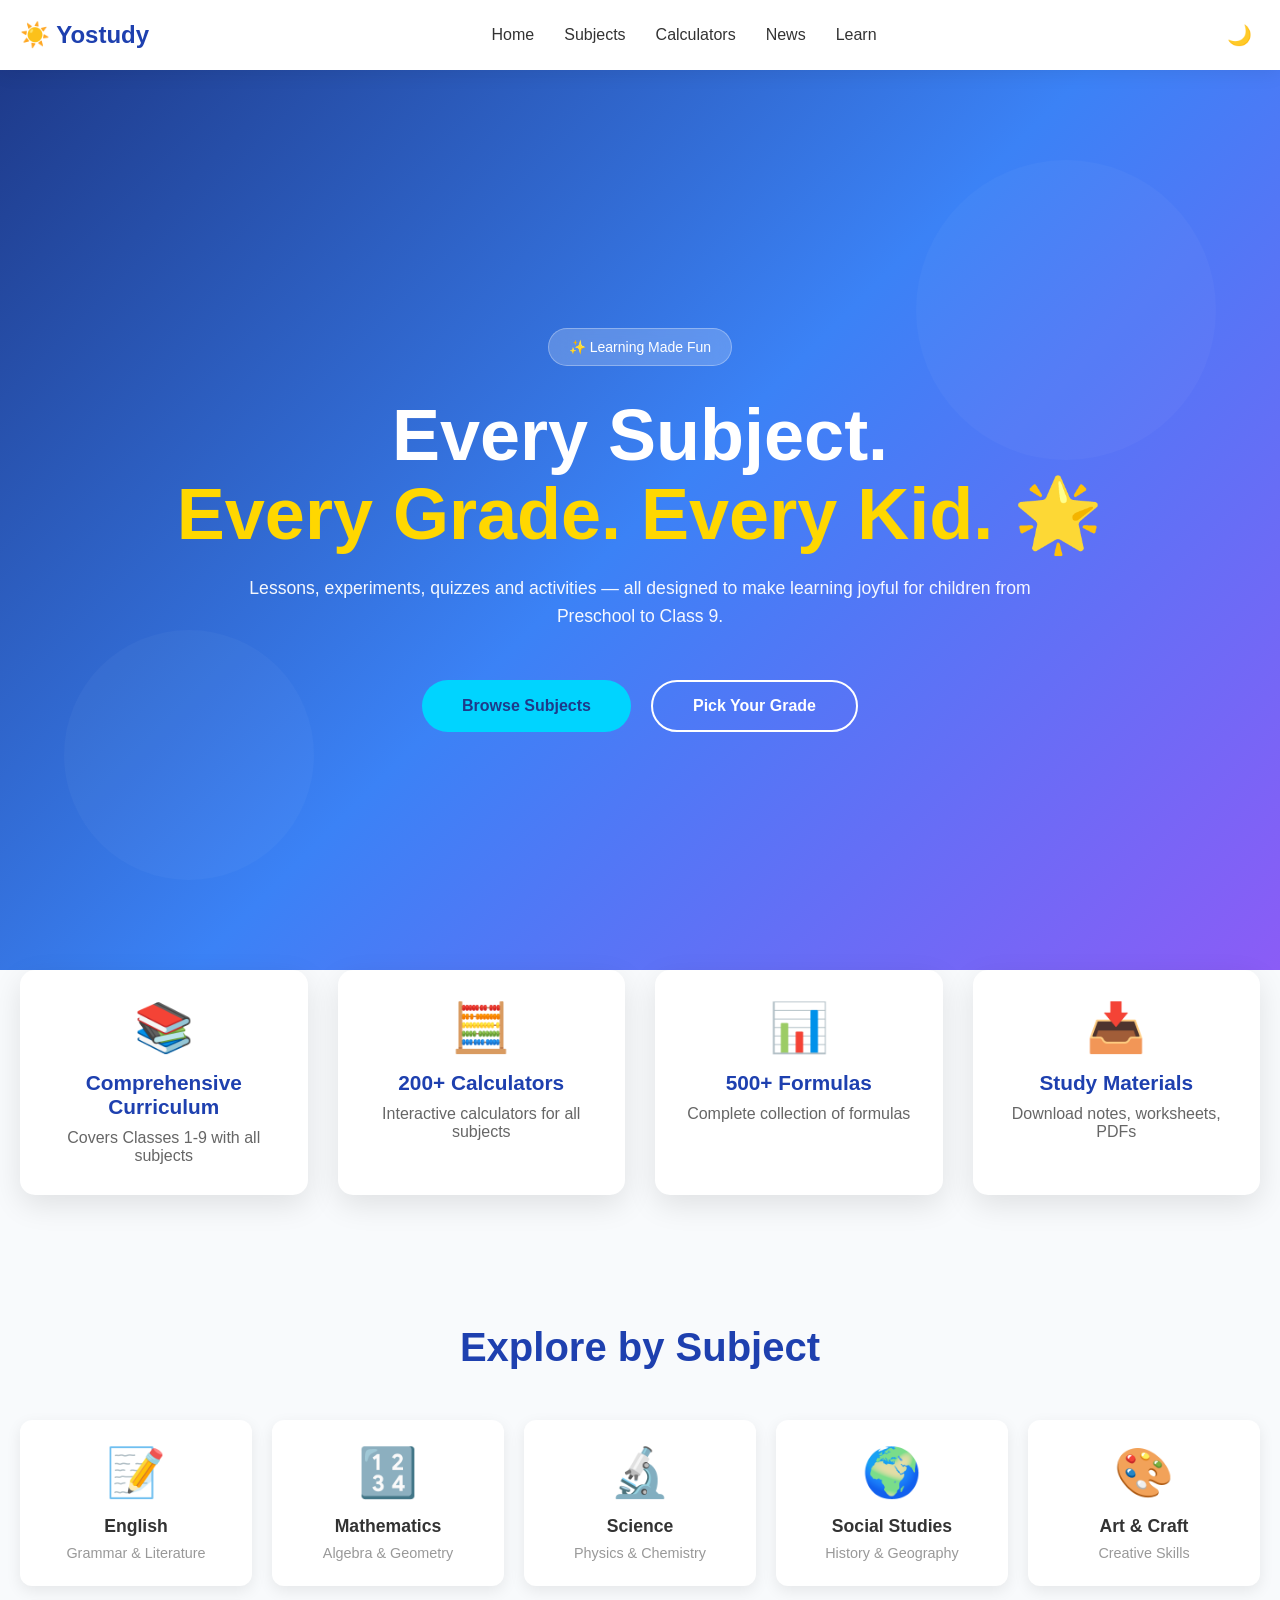
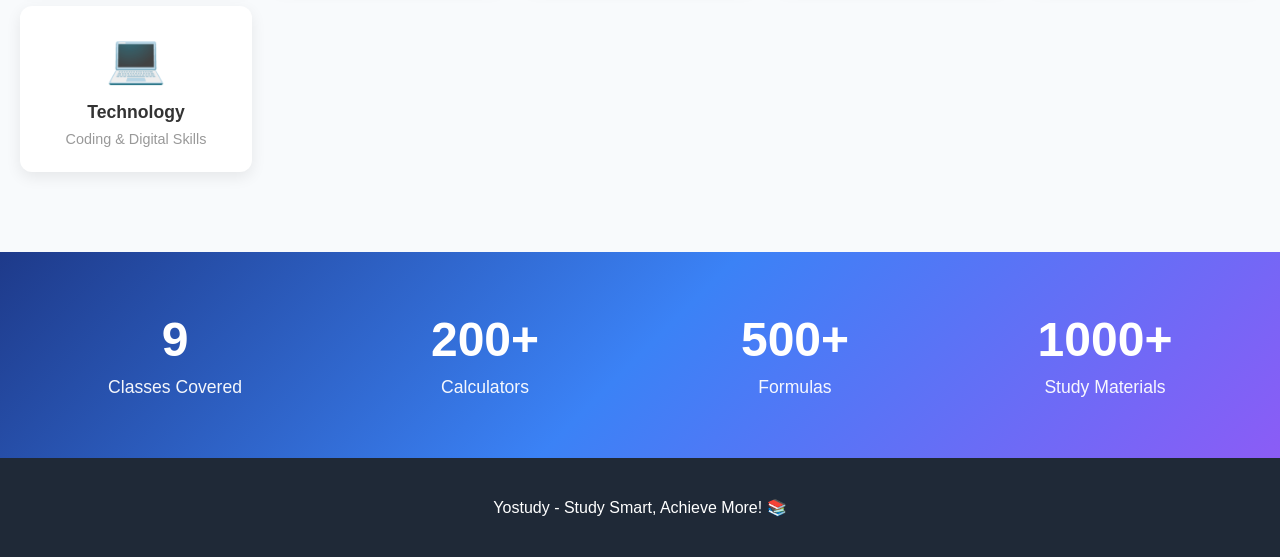
<file: index.html>
<!DOCTYPE html>
<html lang="en">
<head>
    <meta charset="UTF-8">
    <meta name="viewport" content="width=device-width, initial-scale=1.0">
    <title>Yostudy - Learning Made Fun</title>
    <link rel="icon" type="image/svg+xml" href="data:image/svg+xml,<svg xmlns='http://www.w3.org/2000/svg' viewBox='0 0 200 200'><rect width='200' height='200' fill='%236366f1'/><g transform='translate(50, 40)'><path d='M 20 10 L 20 90 L 50 90 L 50 10 Z' fill='%23ffffff' stroke='%23ec4899' stroke-width='2'/><path d='M 50 10 L 50 90 L 80 90 L 80 10 Z' fill='%23ec4899' stroke='%23ffffff' stroke-width='2'/><rect x='48' y='10' width='4' height='80' fill='%23ffffff'/><line x1='25' y1='25' x2='45' y2='25' stroke='%23ec4899' stroke-width='1.5'/><line x1='25' y1='35' x2='45' y2='35' stroke='%23ec4899' stroke-width='1.5'/><line x1='25' y1='45' x2='45' y2='45' stroke='%23ec4899' stroke-width='1.5'/><line x1='55' y1='25' x2='75' y2='25' stroke='%23ffffff' stroke-width='1.5'/><line x1='55' y1='35' x2='75' y2='35' stroke='%23ffffff' stroke-width='1.5'/><line x1='55' y1='45' x2='75' y2='45' stroke='%23ffffff' stroke-width='1.5'/></g><text x='100' y='140' font-size='60' font-weight='bold' text-anchor='middle' fill='%23ffffff' font-family='Arial'>Y</text></svg>" />
    <style>
        * {
            margin: 0;
            padding: 0;
            box-sizing: border-box;
        }

        :root {
            --primary: #1E40AF;
            --secondary: #7C3AED;
            --accent: #FFD700;
        }

        body {
            font-family: 'Segoe UI', Tahoma, Geneva, Verdana, sans-serif;
            background-color: #f8fafc;
            overflow-x: hidden;
        }

        body.dark-mode {
            background-color: #0f172a;
        }

        /* NAVBAR */
        nav {
            background: white;
            box-shadow: 0 2px 20px rgba(0,0,0,0.08);
            position: sticky;
            top: 0;
            z-index: 100;
        }

        body.dark-mode nav {
            background: #1e293b;
        }

        .navbar {
            max-width: 1400px;
            margin: 0 auto;
            padding: 15px 20px;
            display: flex;
            justify-content: space-between;
            align-items: center;
        }

        .logo {
            text-decoration: none;
            font-size: 24px;
            font-weight: 800;
            color: var(--primary);
        }

        .nav-links {
            display: flex;
            list-style: none;
            gap: 30px;
            align-items: center;
        }

        .nav-links a {
            text-decoration: none;
            color: #333;
            font-weight: 500;
            transition: color 0.3s;
        }

        body.dark-mode .nav-links a {
            color: #f1f5f9;
        }

        .nav-links a:hover {
            color: var(--primary);
        }

        .theme-toggle {
            background: none;
            border: none;
            font-size: 20px;
            cursor: pointer;
            padding: 8px;
        }

        /* HERO SECTION */
        .hero {
            background: linear-gradient(135deg, #1E3A8A 0%, #3B82F6 50%, #8B5CF6 100%);
            color: white;
            padding: 120px 20px 100px;
            text-align: center;
            min-height: 100vh;
            display: flex;
            flex-direction: column;
            justify-content: center;
            align-items: center;
            position: relative;
            overflow: hidden;
        }

        .hero::before {
            content: '';
            position: absolute;
            top: 10%;
            right: 5%;
            width: 300px;
            height: 300px;
            background: rgba(255,255,255,0.03);
            border-radius: 50%;
            animation: float 6s ease-in-out infinite;
        }

        .hero::after {
            content: '';
            position: absolute;
            bottom: 10%;
            left: 5%;
            width: 250px;
            height: 250px;
            background: rgba(255,255,255,0.03);
            border-radius: 50%;
            animation: float 8s ease-in-out infinite;
        }

        @keyframes float {
            0%, 100% { transform: translateY(0px); }
            50% { transform: translateY(30px); }
        }

        .hero-content {
            position: relative;
            z-index: 10;
            max-width: 1000px;
        }

        .hero-badge {
            display: inline-block;
            background: rgba(255,255,255,0.2);
            backdrop-filter: blur(10px);
            padding: 10px 20px;
            border-radius: 25px;
            border: 1px solid rgba(255,255,255,0.3);
            font-size: 14px;
            margin-bottom: 30px;
        }

        .hero h1 {
            font-size: 4.5em;
            font-weight: 800;
            margin-bottom: 20px;
            line-height: 1.1;
        }

        .hero h1 .white-text {
            color: white;
            display: block;
        }

        .hero h1 .gold-text {
            color: #FFD700;
            display: block;
            font-size: 1em;
        }

        .hero p {
            font-size: 1.1em;
            margin-bottom: 50px;
            line-height: 1.6;
            opacity: 0.95;
            max-width: 800px;
            margin-left: auto;
            margin-right: auto;
        }

        .hero-buttons {
            display: flex;
            gap: 20px;
            justify-content: center;
            flex-wrap: wrap;
        }

        .btn {
            padding: 15px 40px;
            font-size: 16px;
            font-weight: 600;
            border: none;
            border-radius: 50px;
            cursor: pointer;
            transition: all 0.3s;
            text-decoration: none;
            display: inline-block;
        }

        .btn-primary {
            background: #00D4FF;
            color: #1E3A8A;
        }

        .btn-primary:hover {
            transform: translateY(-3px);
        }

        .btn-secondary {
            background: transparent;
            color: white;
            border: 2px solid white;
        }

        .btn-secondary:hover {
            background: rgba(255,255,255,0.15);
            transform: translateY(-3px);
        }

        /* FEATURES SECTION */
        .features {
            max-width: 1400px;
            margin: -50px auto 0;
            padding: 50px 20px;
            display: grid;
            grid-template-columns: repeat(auto-fit, minmax(280px, 1fr));
            gap: 30px;
            position: relative;
            z-index: 20;
        }

        .feature-card {
            background: white;
            padding: 30px;
            border-radius: 15px;
            box-shadow: 0 10px 30px rgba(0,0,0,0.1);
            text-align: center;
            transition: all 0.3s;
        }

        body.dark-mode .feature-card {
            background: #1e293b;
        }

        .feature-card:hover {
            transform: translateY(-10px);
        }

        .feature-icon {
            font-size: 3em;
            margin-bottom: 15px;
        }

        .feature-card h3 {
            font-size: 1.3em;
            color: var(--primary);
            margin-bottom: 10px;
        }

        body.dark-mode .feature-card h3 {
            color: #60A5FA;
        }

        .feature-card p {
            color: #666;
        }

        body.dark-mode .feature-card p {
            color: #cbd5e1;
        }

        /* CATEGORIES SECTION */
        .categories-section {
            max-width: 1400px;
            margin: 80px auto;
            padding: 0 20px;
        }

        .section-title {
            text-align: center;
            font-size: 2.5em;
            font-weight: 800;
            margin-bottom: 50px;
            color: var(--primary);
        }

        body.dark-mode .section-title {
            color: #60A5FA;
        }

        .categories-grid {
            display: grid;
            grid-template-columns: repeat(auto-fit, minmax(200px, 1fr));
            gap: 20px;
            margin-bottom: 80px;
        }

        .category-card {
            background: white;
            padding: 25px;
            border-radius: 12px;
            text-align: center;
            cursor: pointer;
            transition: all 0.3s;
            box-shadow: 0 5px 15px rgba(0,0,0,0.08);
        }

        body.dark-mode .category-card {
            background: #1e293b;
        }

        .category-card:hover {
            transform: translateY(-8px);
            border-top: 4px solid var(--primary);
        }

        .category-icon {
            font-size: 3em;
            margin-bottom: 15px;
        }

        .category-card h3 {
            font-size: 1.1em;
            color: #333;
            margin-bottom: 8px;
        }

        body.dark-mode .category-card h3 {
            color: #f1f5f9;
        }

        .category-card p {
            color: #999;
            font-size: 0.9em;
        }

        /* STATS SECTION */
        .stats {
            background: linear-gradient(135deg, #1E3A8A 0%, #3B82F6 50%, #8B5CF6 100%);
            color: white;
            padding: 60px 20px;
            text-align: center;
        }

        .stats-grid {
            max-width: 1200px;
            margin: 0 auto;
            display: grid;
            grid-template-columns: repeat(auto-fit, minmax(200px, 1fr));
            gap: 40px;
        }

        .stat-box h2 {
            font-size: 3em;
            font-weight: 800;
            margin-bottom: 10px;
        }

        .stat-box p {
            font-size: 1.1em;
            opacity: 0.95;
        }

        /* FOOTER */
        footer {
            background: #1f2937;
            color: white;
            padding: 40px 20px;
            text-align: center;
        }

        body.dark-mode footer {
            background: #0f172a;
        }

        @media (max-width: 768px) {
            .hero h1 {
                font-size: 2.5em;
            }

            .hero p {
                font-size: 1em;
            }

            .section-title {
                font-size: 2em;
            }

            .hero-buttons {
                flex-direction: column;
                align-items: center;
            }

            .btn {
                width: 100%;
                max-width: 300px;
            }
        }
    </style>
</head>
<body>
    <!-- NAVBAR -->
    <nav>
        <div class="navbar">
            <a href="index.html" class="logo">☀️ Yostudy</a>
            <ul class="nav-links">
                <li><a href="index.html">Home</a></li>
                <li><a href="study.html">Subjects</a></li>
                <li><a href="calculators-hub.html">Calculators</a></li>
                <li><a href="news.html">News</a></li>
                <li><a href="download-zone.html">Learn</a></li>
            </ul>
            <button class="theme-toggle" onclick="toggleTheme()">🌙</button>
        </div>
    </nav>

    <!-- HERO SECTION -->
    <section class="hero">
        <div class="hero-content">
            <div class="hero-badge">✨ Learning Made Fun</div>
            
            <h1>
                <span class="white-text">Every Subject.</span>
                <span class="gold-text">Every Grade. Every Kid. 🌟</span>
            </h1>
            
            <p>
                Lessons, experiments, quizzes and activities — all designed to make
                learning joyful for children from Preschool to Class 9.
            </p>
            
            <div class="hero-buttons">
                <button class="btn btn-primary" onclick="location.href='study.html'">Browse Subjects</button>
                <button class="btn btn-secondary" onclick="location.href='study.html'">Pick Your Grade</button>
            </div>
        </div>
    </section>

    <!-- FEATURES SECTION -->
    <div class="features">
        <div class="feature-card">
            <div class="feature-icon">📚</div>
            <h3>Comprehensive Curriculum</h3>
            <p>Covers Classes 1-9 with all subjects</p>
        </div>
        <div class="feature-card">
            <div class="feature-icon">🧮</div>
            <h3>200+ Calculators</h3>
            <p>Interactive calculators for all subjects</p>
        </div>
        <div class="feature-card">
            <div class="feature-icon">📊</div>
            <h3>500+ Formulas</h3>
            <p>Complete collection of formulas</p>
        </div>
        <div class="feature-card">
            <div class="feature-icon">📥</div>
            <h3>Study Materials</h3>
            <p>Download notes, worksheets, PDFs</p>
        </div>
    </div>

    <!-- CATEGORIES SECTION -->
    <section class="categories-section">
        <h2 class="section-title">Explore by Subject</h2>
        
        <div class="categories-grid">
            <div class="category-card" onclick="location.href='study.html'">
                <div class="category-icon">📝</div>
                <h3>English</h3>
                <p>Grammar & Literature</p>
            </div>
            <div class="category-card" onclick="location.href='study.html'">
                <div class="category-icon">🔢</div>
                <h3>Mathematics</h3>
                <p>Algebra & Geometry</p>
            </div>
            <div class="category-card" onclick="location.href='science.html'">
                <div class="category-icon">🔬</div>
                <h3>Science</h3>
                <p>Physics & Chemistry</p>
            </div>
            <div class="category-card" onclick="location.href='study.html'">
                <div class="category-icon">🌍</div>
                <h3>Social Studies</h3>
                <p>History & Geography</p>
            </div>
            <div class="category-card" onclick="location.href='study.html'">
                <div class="category-icon">🎨</div>
                <h3>Art & Craft</h3>
                <p>Creative Skills</p>
            </div>
            <div class="category-card" onclick="location.href='study.html'">
                <div class="category-icon">💻</div>
                <h3>Technology</h3>
                <p>Coding & Digital Skills</p>
            </div>
        </div>
    </section>

    <!-- STATS SECTION -->
    <section class="stats">
        <div class="stats-grid">
            <div class="stat-box">
                <h2>9</h2>
                <p>Classes Covered</p>
            </div>
            <div class="stat-box">
                <h2>200+</h2>
                <p>Calculators</p>
            </div>
            <div class="stat-box">
                <h2>500+</h2>
                <p>Formulas</p>
            </div>
            <div class="stat-box">
                <h2>1000+</h2>
                <p>Study Materials</p>
            </div>
        </div>
    </section>

    <!-- FOOTER -->
    <footer>
        <p>Yostudy - Study Smart, Achieve More! 📚</p>
    </footer>

    <script>
        function toggleTheme() {
            document.body.classList.toggle('dark-mode');
            localStorage.setItem('theme', document.body.classList.contains('dark-mode') ? 'dark' : 'light');
        }

        if (localStorage.getItem('theme') === 'dark') {
            document.body.classList.add('dark-mode');
        }
    </script>
</body>
</html>
</file>
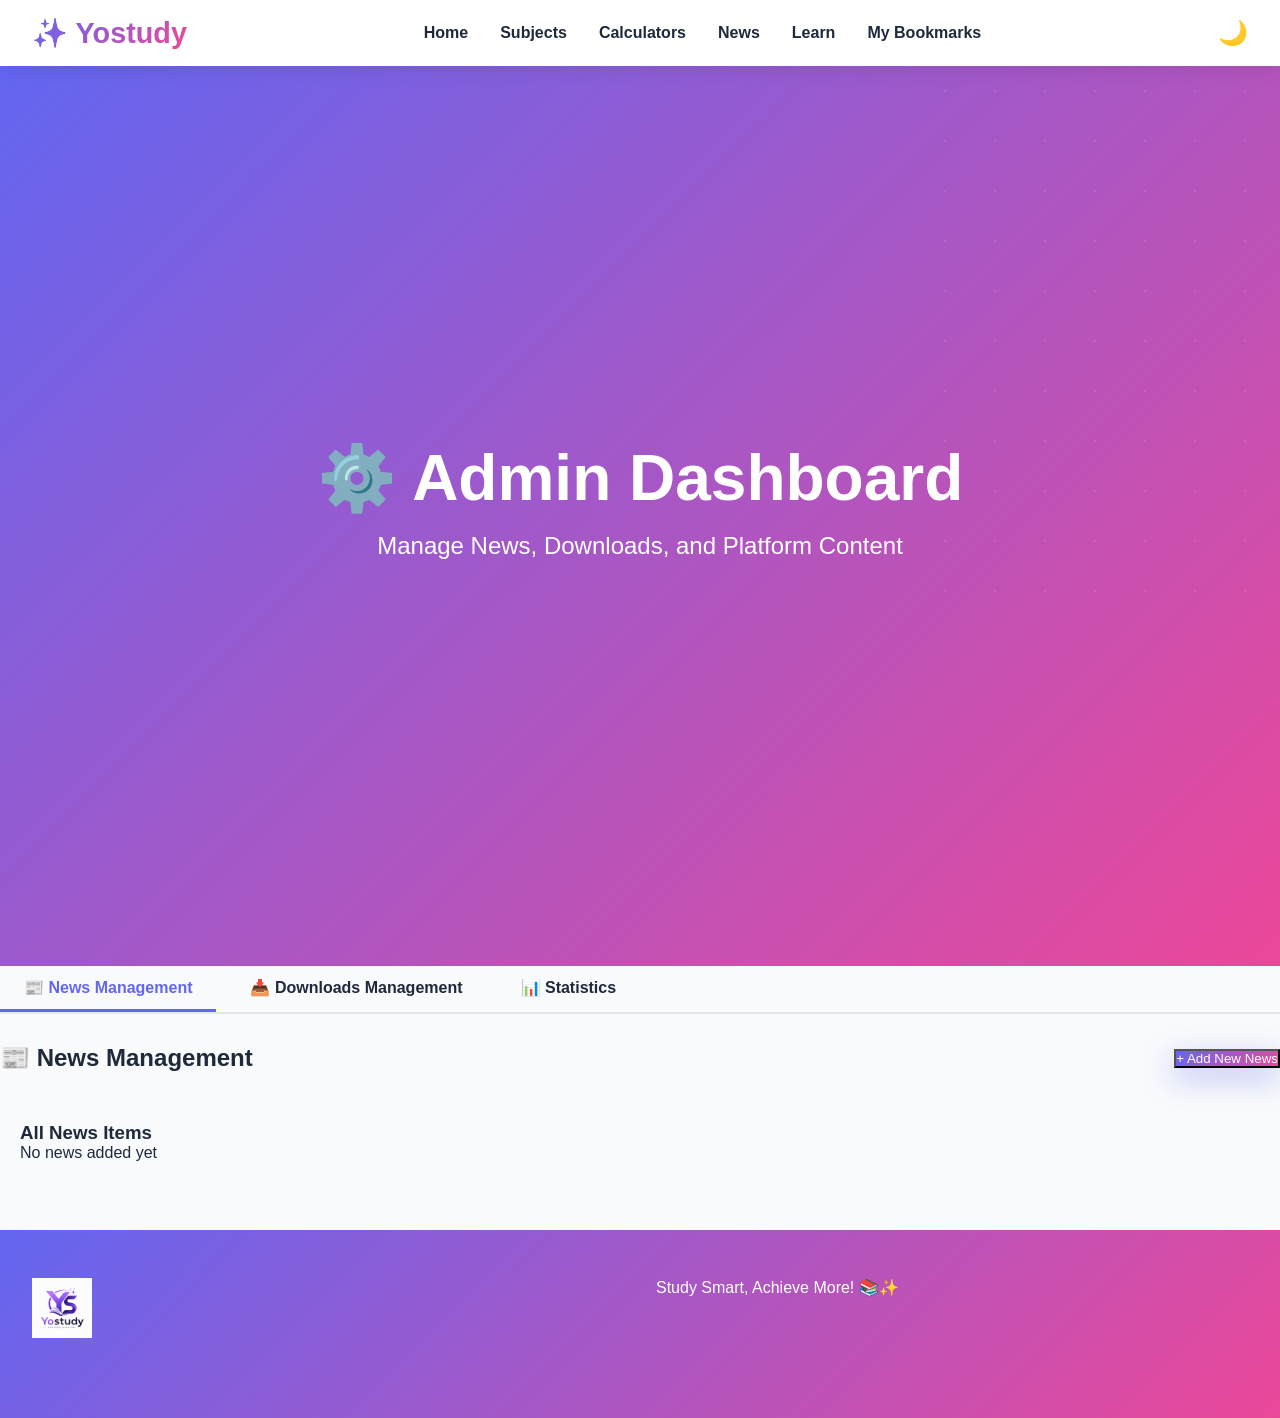
<file: admin-panel.html>
<!DOCTYPE html>
<html lang="en">
<head>
    <meta charset="UTF-8">
    <meta name="viewport" content="width=device-width, initial-scale=1.0">
    <title>Yostudy - Admin Panel</title>
    <link rel="stylesheet" href="styles.css">
    <link rel="icon" type="image/svg+xml" href="data:image/svg+xml,<svg xmlns='http://www.w3.org/2000/svg' viewBox='0 0 200 200'><rect width='200' height='200' fill='%236366f1'/><g transform='translate(50, 40)'><path d='M 20 10 L 20 90 L 50 90 L 50 10 Z' fill='%23ffffff' stroke='%23ec4899' stroke-width='2'/><path d='M 50 10 L 50 90 L 80 90 L 80 10 Z' fill='%23ec4899' stroke='%23ffffff' stroke-width='2'/><rect x='48' y='10' width='4' height='80' fill='%23ffffff'/><line x1='25' y1='25' x2='45' y2='25' stroke='%23ec4899' stroke-width='1.5'/><line x1='25' y1='35' x2='45' y2='35' stroke='%23ec4899' stroke-width='1.5'/><line x1='25' y1='45' x2='45' y2='45' stroke='%23ec4899' stroke-width='1.5'/><line x1='55' y1='25' x2='75' y2='25' stroke='%23ffffff' stroke-width='1.5'/><line x1='55' y1='35' x2='75' y2='35' stroke='%23ffffff' stroke-width='1.5'/><line x1='55' y1='45' x2='75' y2='45' stroke='%23ffffff' stroke-width='1.5'/></g><text x='100' y='140' font-size='60' font-weight='bold' text-anchor='middle' fill='%23ffffff' font-family='Arial'>Y</text></svg>" />
</head>
<body>
    <!-- NAVBAR -->
    <!-- NAVBAR -->
    <nav>
        <div class="navbar">
            <a href="index.html" class="logo">✨ Yostudy</a>
            <ul class="nav-links">
                <li><a href="index.html">Home</a></li>
                <li><a href="study.html">Subjects</a></li>
                <li><a href="calculators-hub.html">Calculators</a></li>
                <li><a href="news.html">News</a></li>
                <li><a href="download-zone.html">Learn</a></li>
                <li><a href="#">My Bookmarks</a></li>
            </ul>
            <button class="theme-toggle" onclick="toggleTheme()">🌙</button>
            <div class="hamburger" onclick="toggleMenu()">
                <span></span>
                <span></span>
                <span></span>
            </div>
        </div>
    </nav>

    <!-- HERO SECTION -->
    <section class="hero" style="background: linear-gradient(135deg, #6366f1 0%, #ec4899 100%);">
        <div class="hero-content">
            <h1>⚙️ Admin Dashboard</h1>
            <p>Manage News, Downloads, and Platform Content</p>
        </div>
    </section>

    <!-- MAIN CONTENT -->
    <main class="container">
        <!-- ADMIN TABS -->
        <div class="admin-tabs">
            <button class="tab-btn active" onclick="switchTab('news')">📰 News Management</button>
            <button class="tab-btn" onclick="switchTab('downloads')">📥 Downloads Management</button>
            <button class="tab-btn" onclick="switchTab('stats')">📊 Statistics</button>
        </div>

        <!-- NEWS TAB -->
        <div id="newsTab" class="tab-content active">
            <div class="admin-header">
                <h2>📰 News Management</h2>
                <button class="btn-primary" onclick="toggleNewsForm()">+ Add New News</button>
            </div>

            <!-- ADD NEWS FORM -->
            <div id="newsFormContainer" class="admin-form" style="display: none;">
                <h3>Add New News Item</h3>
                <form id="newsForm">
                    <div class="form-row">
                        <div class="form-group">
                            <label>Title</label>
                            <input type="text" id="newsTitle" placeholder="News title" required>
                        </div>
                        <div class="form-group">
                            <label>Category</label>
                            <select id="newsCategory" required>
                                <option value="updates">Updates</option>
                                <option value="announcements">Announcements</option>
                                <option value="events">Events</option>
                            </select>
                        </div>
                    </div>
                    <div class="form-group">
                        <label>Description</label>
                        <textarea id="newsDescription" placeholder="News description" rows="4" required></textarea>
                    </div>
                    <div class="form-row">
                        <div class="form-group">
                            <label>Image URL</label>
                            <input type="url" id="newsImage" placeholder="Image URL (optional)">
                        </div>
                        <div class="form-group">
                            <label>Author</label>
                            <input type="text" id="newsAuthor" placeholder="Author name" required>
                        </div>
                    </div>
                    <button type="submit" class="btn-primary">Add News</button>
                </form>
            </div>

            <!-- NEWS LIST -->
            <div class="admin-list">
                <h3>All News Items</h3>
                <div id="newsList" class="items-list">
                    <!-- News will be loaded here -->
                </div>
            </div>
        </div>

        <!-- DOWNLOADS TAB -->
        <div id="downloadsTab" class="tab-content" style="display: none;">
            <div class="admin-header">
                <h2>📥 Downloads Management</h2>
                <button class="btn-primary" onclick="toggleDownloadForm()">+ Add New File</button>
            </div>

            <!-- ADD FILE FORM -->
            <div id="downloadFormContainer" class="admin-form" style="display: none;">
                <h3>Add New Download File</h3>
                <form id="downloadForm">
                    <div class="form-row">
                        <div class="form-group">
                            <label>File Name</label>
                            <input type="text" id="fileName" placeholder="e.g., Physics Chapter 1 Notes" required>
                        </div>
                        <div class="form-group">
                            <label>Category</label>
                            <select id="fileCategory" required>
                                <option value="notes">📝 Notes</option>
                                <option value="pdf">📄 PDF</option>
                                <option value="worksheet">📋 Worksheet</option>
                                <option value="guide">📖 Guide</option>
                            </select>
                        </div>
                    </div>
                    <div class="form-group">
                        <label>Description</label>
                        <textarea id="fileDescription" placeholder="Detailed description of the file" rows="3" required></textarea>
                    </div>
                    <div class="form-row">
                        <div class="form-group">
                            <label>Subject/Class</label>
                            <input type="text" id="fileSubject" placeholder="e.g., Physics - Class 12" required>
                        </div>
                        <div class="form-group">
                            <label>File Type</label>
                            <input type="text" id="fileType" placeholder="e.g., PDF, DOC, ZIP" required>
                        </div>
                    </div>
                    <div class="form-row">
                        <div class="form-group">
                            <label>File Size (MB)</label>
                            <input type="number" id="fileSize" placeholder="File size" step="0.1" required>
                        </div>
                        <div class="form-group">
                            <label>Author/Source</label>
                            <input type="text" id="fileAuthor" placeholder="Author name" required>
                        </div>
                    </div>
                    <div class="form-group">
                        <label>Download Link</label>
                        <input type="url" id="fileUrl" placeholder="Link to download file" required>
                    </div>
                    <button type="submit" class="btn-primary">Add File</button>
                </form>
            </div>

            <!-- FILES LIST -->
            <div class="admin-list">
                <h3>All Download Files</h3>
                <div id="filesList" class="items-list">
                    <!-- Files will be loaded here -->
                </div>
            </div>
        </div>

        <!-- STATISTICS TAB -->
        <div id="statsTab" class="tab-content" style="display: none;">
            <h2>📊 Platform Statistics</h2>
            
            <div class="stats-grid">
                <div class="stat-card">
                    <div class="stat-icon">📰</div>
                    <div class="stat-content">
                        <h3 id="newsCount">0</h3>
                        <p>Total News Items</p>
                    </div>
                </div>

                <div class="stat-card">
                    <div class="stat-icon">📥</div>
                    <div class="stat-content">
                        <h3 id="filesCount">0</h3>
                        <p>Total Download Files</p>
                    </div>
                </div>

                <div class="stat-card">
                    <div class="stat-icon">🧮</div>
                    <div class="stat-content">
                        <h3>200+</h3>
                        <p>Calculators</p>
                    </div>
                </div>

                <div class="stat-card">
                    <div class="stat-icon">📐</div>
                    <div class="stat-content">
                        <h3>500+</h3>
                        <p>Formulas</p>
                    </div>
                </div>

                <div class="stat-card">
                    <div class="stat-icon">📚</div>
                    <div class="stat-content">
                        <h3>Classes 1-9</h3>
                        <p>Study Materials</p>
                    </div>
                </div>

                <div class="stat-card">
                    <div class="stat-icon">⬇️</div>
                    <div class="stat-content">
                        <h3 id="totalDownloads">0</h3>
                        <p>Total Downloads</p>
                    </div>
                </div>
            </div>
        </div>
    </main>

    <!-- FOOTER -->
    <footer>
        <div class="footer-content">
            <img src="yostudy-logo.png" style="height: 60px;">
            <p>Study Smart, Achieve More! 📚✨</p>
        </div>
    </footer>

    <script src="script.js"></script>
    <script>
        // Initialize admin panel
        function initializeAdmin() {
            loadNewsInAdmin();
            loadFilesInAdmin();
            updateStatistics();
        }

        // Switch tabs
        function switchTab(tab) {
            document.querySelectorAll('.tab-content').forEach(el => el.style.display = 'none');
            document.querySelectorAll('.tab-btn').forEach(el => el.classList.remove('active'));
            document.getElementById(tab + 'Tab').style.display = 'block';
            event.target.classList.add('active');
        }

        // Toggle news form
        function toggleNewsForm() {
            const form = document.getElementById('newsFormContainer');
            form.style.display = form.style.display === 'none' ? 'block' : 'none';
        }

        // Toggle download form
        function toggleDownloadForm() {
            const form = document.getElementById('downloadFormContainer');
            form.style.display = form.style.display === 'none' ? 'block' : 'none';
        }

        // Load news in admin
        function loadNewsInAdmin() {
            const newsData = JSON.parse(localStorage.getItem('yostudy_news') || '[]');
            const newsList = document.getElementById('newsList');
            
            newsList.innerHTML = newsData.length > 0 ? newsData.reverse().map(news => `
                <div class="item-admin">
                    <div class="item-info">
                        <h4>${news.title}</h4>
                        <p>${news.description.substring(0, 100)}...</p>
                        <small>By ${news.author} - ${new Date(news.date).toLocaleDateString()}</small>
                    </div>
                    <div class="item-actions">
                        <button class="btn-small btn-danger" onclick="deleteNews(${news.id})">Delete</button>
                    </div>
                </div>
            `).join('') : '<p>No news added yet</p>';
        }

        // Load files in admin
        function loadFilesInAdmin() {
            const filesData = JSON.parse(localStorage.getItem('yostudy_downloads') || '[]');
            const filesList = document.getElementById('filesList');
            
            const getCategoryIcon = (cat) => {
                const icons = { notes: '📝', pdf: '📄', worksheet: '📋', guide: '📖' };
                return icons[cat] || '📄';
            };

            filesList.innerHTML = filesData.length > 0 ? filesData.reverse().map(file => `
                <div class="item-admin">
                    <div class="item-info">
                        <h4>${getCategoryIcon(file.category)} ${file.name}</h4>
                        <p>${file.description}</p>
                        <small>${file.subject} | ${file.size} MB | By ${file.author}</small>
                    </div>
                    <div class="item-actions">
                        <button class="btn-small btn-danger" onclick="deleteFile(${file.id})">Delete</button>
                    </div>
                </div>
            `).join('') : '<p>No files added yet</p>';
        }

        // Add news
        document.getElementById('newsForm').addEventListener('submit', function(e) {
            e.preventDefault();
            
            const newsData = JSON.parse(localStorage.getItem('yostudy_news') || '[]');
            const newNews = {
                id: Date.now(),
                title: document.getElementById('newsTitle').value,
                category: document.getElementById('newsCategory').value,
                description: document.getElementById('newsDescription').value,
                image: document.getElementById('newsImage').value || 'https://via.placeholder.com/300x200/6366f1/ffffff?text=News',
                author: document.getElementById('newsAuthor').value,
                date: new Date().toISOString()
            };
            
            newsData.push(newNews);
            localStorage.setItem('yostudy_news', JSON.stringify(newsData));
            
            this.reset();
            alert('News added successfully!');
            loadNewsInAdmin();
            updateStatistics();
        });

        // Add file
        document.getElementById('downloadForm').addEventListener('submit', function(e) {
            e.preventDefault();
            
            const filesData = JSON.parse(localStorage.getItem('yostudy_downloads') || '[]');
            const newFile = {
                id: Date.now(),
                name: document.getElementById('fileName').value,
                description: document.getElementById('fileDescription').value,
                category: document.getElementById('fileCategory').value,
                subject: document.getElementById('fileSubject').value,
                type: document.getElementById('fileType').value,
                size: parseFloat(document.getElementById('fileSize').value),
                url: document.getElementById('fileUrl').value,
                author: document.getElementById('fileAuthor').value,
                downloads: 0,
                date: new Date().toISOString()
            };
            
            filesData.push(newFile);
            localStorage.setItem('yostudy_downloads', JSON.stringify(filesData));
            
            this.reset();
            alert('File added successfully!');
            loadFilesInAdmin();
            updateStatistics();
        });

        // Delete news
        function deleteNews(id) {
            if (confirm('Are you sure?')) {
                let newsData = JSON.parse(localStorage.getItem('yostudy_news') || '[]');
                newsData = newsData.filter(news => news.id !== id);
                localStorage.setItem('yostudy_news', JSON.stringify(newsData));
                loadNewsInAdmin();
                updateStatistics();
            }
        }

        // Delete file
        function deleteFile(id) {
            if (confirm('Are you sure?')) {
                let filesData = JSON.parse(localStorage.getItem('yostudy_downloads') || '[]');
                filesData = filesData.filter(file => file.id !== id);
                localStorage.setItem('yostudy_downloads', JSON.stringify(filesData));
                loadFilesInAdmin();
                updateStatistics();
            }
        }

        // Update statistics
        function updateStatistics() {
            const newsData = JSON.parse(localStorage.getItem('yostudy_news') || '[]');
            const filesData = JSON.parse(localStorage.getItem('yostudy_downloads') || '[]');
            
            document.getElementById('newsCount').textContent = newsData.length;
            document.getElementById('filesCount').textContent = filesData.length;
            document.getElementById('totalDownloads').textContent = filesData.reduce((sum, file) => sum + (file.downloads || 0), 0);
        }

        // Initialize on page load
        initializeAdmin();
    </script>

    <style>
        .admin-tabs {
            display: flex;
            gap: 10px;
            margin-bottom: 30px;
            border-bottom: 2px solid var(--border);
        }

        .tab-btn {
            padding: 12px 24px;
            background: transparent;
            border: none;
            color: var(--light-text);
            font-size: 1em;
            cursor: pointer;
            transition: all 0.3s;
            border-bottom: 3px solid transparent;
            font-weight: 600;
        }

        body.dark-mode .tab-btn {
            color: var(--dark-text);
        }

        .tab-btn.active {
            color: var(--primary);
            border-bottom-color: var(--primary);
        }

        .tab-content {
            animation: fadeInUp 0.3s ease;
        }

        .admin-header {
            display: flex;
            justify-content: space-between;
            align-items: center;
            margin-bottom: 30px;
        }

        .admin-form {
            background: var(--light-bg);
            padding: 20px;
            border-radius: 8px;
            margin-bottom: 30px;
        }

        body.dark-mode .admin-form {
            background: var(--dark-bg);
        }

        .form-row {
            display: grid;
            grid-template-columns: 1fr 1fr;
            gap: 20px;
        }

        .form-group {
            margin-bottom: 15px;
        }

        .form-group label {
            display: block;
            margin-bottom: 5px;
            font-weight: 600;
            color: var(--primary);
        }

        .form-group input,
        .form-group select,
        .form-group textarea {
            width: 100%;
            padding: 10px;
            border: 1px solid var(--border);
            border-radius: 6px;
            font-family: inherit;
        }

        body.dark-mode .form-group input,
        body.dark-mode .form-group select,
        body.dark-mode .form-group textarea {
            background: var(--dark-card);
            color: var(--dark-text);
            border-color: #444;
        }

        .admin-list {
            background: var(--light-bg);
            padding: 20px;
            border-radius: 8px;
        }

        body.dark-mode .admin-list {
            background: var(--dark-bg);
        }

        .items-list {
            max-height: 500px;
            overflow-y: auto;
        }

        .item-admin {
            background: var(--light-card);
            padding: 15px;
            border-radius: 6px;
            margin-bottom: 10px;
            display: flex;
            justify-content: space-between;
            align-items: center;
        }

        body.dark-mode .item-admin {
            background: var(--dark-card);
        }

        .item-info h4 {
            margin: 0 0 5px 0;
            color: var(--primary);
        }

        .item-info p,
        .item-info small {
            margin: 5px 0;
            font-size: 0.9em;
        }

        .item-info small {
            color: #999;
        }

        .item-actions {
            display: flex;
            gap: 10px;
        }

        .stats-grid {
            display: grid;
            grid-template-columns: repeat(auto-fit, minmax(200px, 1fr));
            gap: 20px;
            margin-top: 30px;
        }

        .stat-card {
            background: linear-gradient(135deg, var(--primary), var(--secondary));
            color: white;
            padding: 20px;
            border-radius: 8px;
            display: flex;
            align-items: center;
            gap: 20px;
            box-shadow: 0 4px 15px rgba(99,102,241,0.2);
        }

        .stat-icon {
            font-size: 3em;
        }

        .stat-content h3 {
            margin: 0;
            font-size: 2em;
        }

        .stat-content p {
            margin: 5px 0 0 0;
            opacity: 0.9;
        }

        .btn-small {
            padding: 6px 12px;
            font-size: 0.85em;
            border: none;
            border-radius: 4px;
            cursor: pointer;
            transition: all 0.3s;
        }

        .btn-danger {
            background: #ef4444;
            color: white;
        }

        .btn-danger:hover {
            background: #dc2626;
        }

        @media (max-width: 768px) {
            .form-row {
                grid-template-columns: 1fr;
            }

            .item-admin {
                flex-direction: column;
                align-items: flex-start;
            }

            .item-actions {
                width: 100%;
                margin-top: 10px;
            }
        }
    </style>
</body>
</html>
</file>
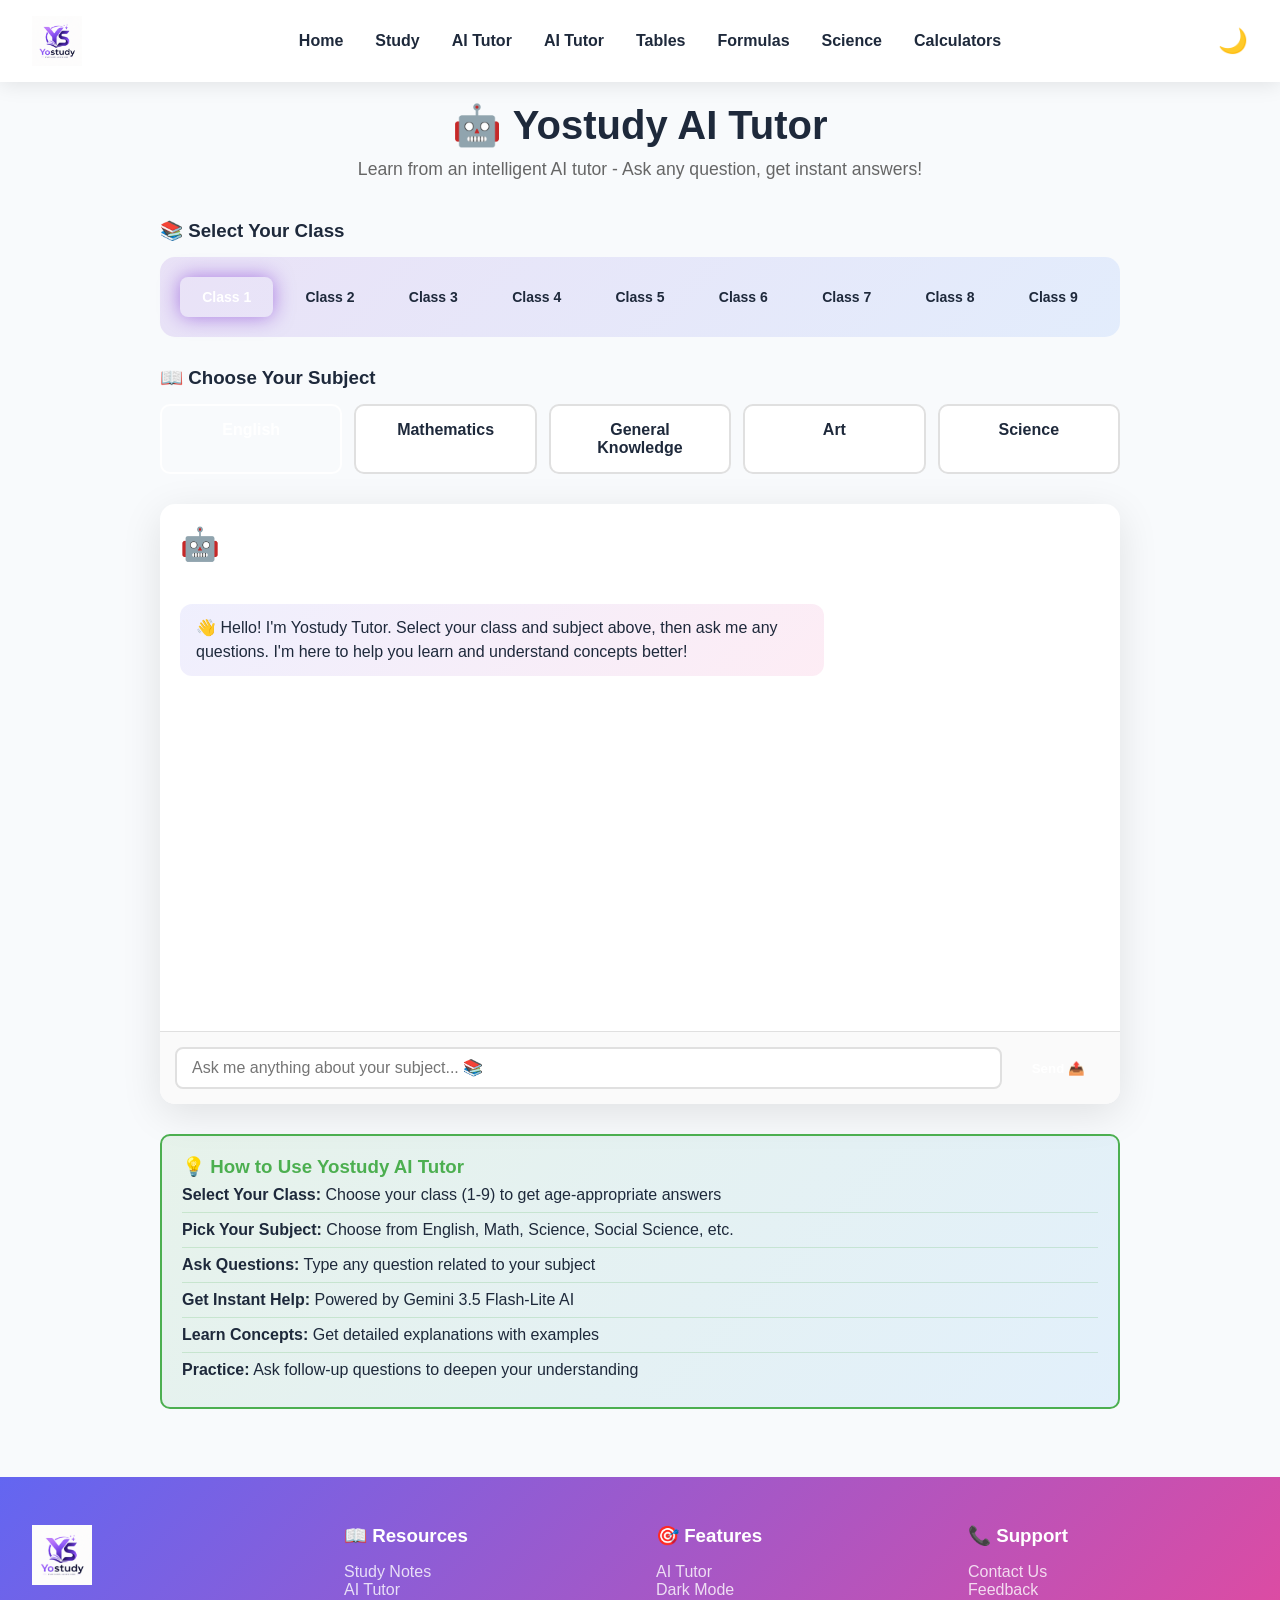
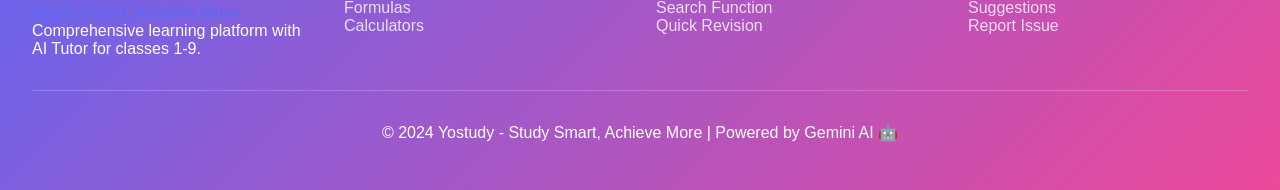
<file: ai-tutor.html>
<!DOCTYPE html>
<html lang="en">
<head>
    <meta charset="UTF-8">
    <meta name="viewport" content="width=device-width, initial-scale=1.0">
    <title>Yostudy AI Tutor - Learn with AI</title>
    <link rel="stylesheet" href="styles.css">
    <style>
        .tutor-container {
            max-width: 1000px;
            margin: 0 auto;
            padding: 20px;
        }

        .tutor-header {
            text-align: center;
            margin-bottom: 40px;
            animation: fadeInUp 0.6s ease;
        }

        .tutor-header h1 {
            font-size: 2.5rem;
            color: var(--primary-color);
            margin-bottom: 10px;
        }

        .tutor-header p {
            font-size: 1.1rem;
            color: #666;
            margin-bottom: 20px;
        }

        .class-selector-tutor {
            display: grid;
            grid-template-columns: repeat(auto-fit, minmax(80px, 1fr));
            gap: 10px;
            margin-bottom: 30px;
            padding: 20px;
            background: linear-gradient(135deg, rgba(106, 17, 203, 0.1), rgba(37, 117, 252, 0.1));
            border-radius: 15px;
        }

        .class-btn-tutor {
            padding: 12px;
            border: 2px solid var(--primary-color);
            background: transparent;
            color: var(--primary-color);
            font-weight: bold;
            border-radius: 8px;
            cursor: pointer;
            transition: all 0.3s ease;
            font-size: 14px;
        }

        .class-btn-tutor:hover {
            background: var(--primary-color);
            color: white;
            transform: scale(1.05);
        }

        .class-btn-tutor.active {
            background: var(--primary-color);
            color: white;
            box-shadow: 0 0 20px rgba(106, 17, 203, 0.5);
        }

        .chat-container {
            background: white;
            border-radius: 15px;
            box-shadow: 0 10px 40px rgba(0, 0, 0, 0.1);
            overflow: hidden;
            display: flex;
            flex-direction: column;
            height: 600px;
            animation: slideInUp 0.6s ease;
        }

        body.dark-mode .chat-container {
            background: var(--dark-card);
            box-shadow: 0 10px 40px rgba(0, 0, 0, 0.5);
        }

        .chat-header {
            background: linear-gradient(135deg, var(--primary-color), var(--secondary-color));
            color: white;
            padding: 20px;
            display: flex;
            align-items: center;
            gap: 15px;
        }

        .chat-header .tutor-icon {
            font-size: 2rem;
        }

        .chat-header h2 {
            margin: 0;
            font-size: 1.3rem;
        }

        .chat-header p {
            margin: 0;
            opacity: 0.9;
            font-size: 0.9rem;
        }

        .chat-messages {
            flex: 1;
            overflow-y: auto;
            padding: 20px;
            display: flex;
            flex-direction: column;
            gap: 15px;
        }

        .message {
            display: flex;
            gap: 10px;
            animation: fadeInUp 0.3s ease;
        }

        .message.user {
            justify-content: flex-end;
        }

        .message-bubble {
            max-width: 70%;
            padding: 12px 16px;
            border-radius: 12px;
            word-wrap: break-word;
            line-height: 1.5;
        }

        .message.ai .message-bubble {
            background: linear-gradient(135deg, rgba(99, 102, 241, 0.1), rgba(236, 72, 153, 0.1));
            border: 1px solid var(--primary-color);
            color: inherit;
        }

        .message.user .message-bubble {
            background: linear-gradient(135deg, var(--primary-color), var(--secondary-color));
            color: white;
        }

        body.dark-mode .message.ai .message-bubble {
            background: rgba(99, 102, 241, 0.2);
            border: 1px solid var(--primary-color);
        }

        .loading-dots {
            display: flex;
            gap: 4px;
            align-items: center;
            height: 20px;
        }

        .loading-dots span {
            width: 8px;
            height: 8px;
            background: var(--primary-color);
            border-radius: 50%;
            animation: bounce 1.4s infinite;
        }

        .loading-dots span:nth-child(2) {
            animation-delay: 0.2s;
        }

        .loading-dots span:nth-child(3) {
            animation-delay: 0.4s;
        }

        @keyframes bounce {
            0%, 80%, 100% { transform: translateY(0); }
            40% { transform: translateY(-10px); }
        }

        .chat-input-area {
            border-top: 1px solid #e0e0e0;
            padding: 15px;
            display: flex;
            gap: 10px;
            background: #fafafa;
        }

        body.dark-mode .chat-input-area {
            border-top-color: #333;
            background: rgba(0, 0, 0, 0.3);
        }

        .chat-input-area input {
            flex: 1;
            border: 2px solid #e0e0e0;
            border-radius: 8px;
            padding: 10px 15px;
            font-size: 1rem;
            font-family: inherit;
            transition: all 0.3s ease;
        }

        .chat-input-area input:focus {
            outline: none;
            border-color: var(--primary-color);
            box-shadow: 0 0 10px rgba(99, 102, 241, 0.2);
        }

        body.dark-mode .chat-input-area input {
            background: rgba(255, 255, 255, 0.1);
            border-color: var(--primary-color);
            color: white;
        }

        .chat-input-area button {
            background: linear-gradient(135deg, var(--primary-color), var(--secondary-color));
            color: white;
            border: none;
            border-radius: 8px;
            padding: 10px 20px;
            cursor: pointer;
            font-weight: bold;
            transition: all 0.3s ease;
        }

        .chat-input-area button:hover {
            transform: translateY(-2px);
            box-shadow: 0 5px 15px rgba(99, 102, 241, 0.3);
        }

        .chat-input-area button:active {
            transform: translateY(0);
        }

        .subject-selector {
            display: grid;
            grid-template-columns: repeat(auto-fit, minmax(150px, 1fr));
            gap: 12px;
            margin-bottom: 30px;
        }

        .subject-option {
            padding: 15px;
            border: 2px solid #e0e0e0;
            border-radius: 10px;
            cursor: pointer;
            transition: all 0.3s ease;
            text-align: center;
            background: white;
            font-weight: 600;
        }

        body.dark-mode .subject-option {
            background: var(--dark-card);
            border-color: #333;
        }

        .subject-option:hover {
            border-color: var(--primary-color);
            transform: translateY(-3px);
        }

        .subject-option.selected {
            background: linear-gradient(135deg, var(--primary-color), var(--secondary-color));
            color: white;
            border-color: var(--primary-color);
        }

        .api-warning {
            background: linear-gradient(135deg, rgba(255, 193, 7, 0.1), rgba(255, 87, 34, 0.1));
            border: 2px solid #FFC107;
            border-radius: 10px;
            padding: 15px;
            margin-bottom: 20px;
            color: #333;
        }

        body.dark-mode .api-warning {
            color: #fff;
        }

        .api-warning strong {
            color: #FF6F00;
        }

        .info-box {
            background: linear-gradient(135deg, rgba(76, 175, 80, 0.1), rgba(33, 150, 243, 0.1));
            border: 2px solid #4CAF50;
            border-radius: 10px;
            padding: 20px;
            margin-top: 30px;
            animation: fadeInUp 0.6s ease;
        }

        .info-box h3 {
            color: #4CAF50;
            margin-top: 0;
        }

        .info-box ul {
            list-style: none;
            padding: 0;
            margin: 0;
        }

        .info-box li {
            padding: 8px 0;
            border-bottom: 1px solid rgba(76, 175, 80, 0.2);
        }

        .info-box li:last-child {
            border-bottom: none;
        }

        .placeholder-message {
            text-align: center;
            color: #999;
            padding: 40px 20px;
        }

        .placeholder-message .placeholder-icon {
            font-size: 3rem;
            margin-bottom: 15px;
        }

        @media (max-width: 768px) {
            .tutor-header h1 {
                font-size: 1.8rem;
            }

            .chat-container {
                height: 500px;
            }

            .message-bubble {
                max-width: 90%;
            }

            .subject-selector {
                grid-template-columns: repeat(auto-fit, minmax(120px, 1fr));
            }
        }
    </style>
</head>
<body>
    <!-- NAVBAR -->
    <nav>
        <div class="navbar">
            <a href="index.html" class="logo">
                <img src="yostudy-logo.png" alt="Yostudy Logo" class="logo-img">
            </a>
            <ul class="nav-links">
                <li><a href="index.html">Home</a></li>
                <li><a href="study.html">Study</a></li>
                <li><a href="ai-tutor.html">AI Tutor</a></li>
                <li><a href="ai-tutor.html">AI Tutor</a></li>
                <li><a href="multiplication.html">Tables</a></li>
                <li><a href="formulas.html">Formulas</a></li>
                <li><a href="science.html">Science</a></li>
                <li><a href="calculators.html">Calculators</a></li>
            </ul>
            <button class="theme-toggle" onclick="toggleTheme()">🌙</button>
            <div class="hamburger" onclick="toggleMenu()">
                <span></span>
                <span></span>
                <span></span>
            </div>
        </div>
    </nav>

    <!-- MAIN CONTENT -->
    <div class="container tutor-container">
        <!-- HEADER -->
        <div class="tutor-header">
            <h1>🤖 Yostudy AI Tutor</h1>
            <p>Learn from an intelligent AI tutor - Ask any question, get instant answers!</p>
        </div>

        <!-- API KEY INPUT (Hidden by default, shown if needed) -->
        <div class="api-warning" id="apiWarning" style="display: none;">
            <strong>⚠️ API Key Required:</strong> This app needs a Gemini API key. 
            <a href="https://makersuite.google.com/app/apikey" target="_blank" style="color: #FF6F00; font-weight: bold;">Get your free API key here</a>
            <input type="password" id="apiKeyInput" placeholder="Paste your Gemini API key here" 
                style="width: 100%; padding: 10px; margin-top: 10px; border-radius: 5px; border: 1px solid #FFC107;">
            <button onclick="setApiKey()" style="margin-top: 10px; padding: 10px 20px; background: #FF6F00; color: white; border: none; border-radius: 5px; cursor: pointer;">Set API Key</button>
        </div>

        <!-- CLASS SELECTOR -->
        <div>
            <h3 style="color: var(--primary-color); margin-bottom: 15px;">📚 Select Your Class</h3>
            <div class="class-selector-tutor">
                <button class="class-btn-tutor active" onclick="selectTutorClass(1)">Class 1</button>
                <button class="class-btn-tutor" onclick="selectTutorClass(2)">Class 2</button>
                <button class="class-btn-tutor" onclick="selectTutorClass(3)">Class 3</button>
                <button class="class-btn-tutor" onclick="selectTutorClass(4)">Class 4</button>
                <button class="class-btn-tutor" onclick="selectTutorClass(5)">Class 5</button>
                <button class="class-btn-tutor" onclick="selectTutorClass(6)">Class 6</button>
                <button class="class-btn-tutor" onclick="selectTutorClass(7)">Class 7</button>
                <button class="class-btn-tutor" onclick="selectTutorClass(8)">Class 8</button>
                <button class="class-btn-tutor" onclick="selectTutorClass(9)">Class 9</button>
            </div>
        </div>

        <!-- SUBJECT SELECTOR -->
        <div>
            <h3 style="color: var(--primary-color); margin-bottom: 15px;">📖 Choose Your Subject</h3>
            <div class="subject-selector" id="subjectSelector"></div>
        </div>

        <!-- CHAT CONTAINER -->
        <div class="chat-container">
            <!-- CHAT HEADER -->
            <div class="chat-header">
                <div class="tutor-icon">🤖</div>
                <div>
                    <h2>Yostudy Tutor</h2>
                    <p id="tutorStatus">Ready to help! Ask me anything about <span id="currentSubject">English</span></p>
                </div>
            </div>

            <!-- CHAT MESSAGES -->
            <div class="chat-messages" id="chatMessages">
                <div class="message ai">
                    <div class="message-bubble">
                        👋 Hello! I'm Yostudy Tutor. Select your class and subject above, then ask me any questions. I'm here to help you learn and understand concepts better!
                    </div>
                </div>
            </div>

            <!-- CHAT INPUT -->
            <div class="chat-input-area">
                <input 
                    type="text" 
                    id="messageInput" 
                    placeholder="Ask me anything about your subject... 📚" 
                    onkeypress="handleKeyPress(event)"
                >
                <button onclick="sendMessage()">Send 📤</button>
            </div>
        </div>

        <!-- INFO BOX -->
        <div class="info-box">
            <h3>💡 How to Use Yostudy AI Tutor</h3>
            <ul>
                <li><strong>Select Your Class:</strong> Choose your class (1-9) to get age-appropriate answers</li>
                <li><strong>Pick Your Subject:</strong> Choose from English, Math, Science, Social Science, etc.</li>
                <li><strong>Ask Questions:</strong> Type any question related to your subject</li>
                <li><strong>Get Instant Help:</strong> Powered by Gemini 3.5 Flash-Lite AI</li>
                <li><strong>Learn Concepts:</strong> Get detailed explanations with examples</li>
                <li><strong>Practice:</strong> Ask follow-up questions to deepen your understanding</li>
            </ul>
        </div>
    </div>

    <!-- FOOTER -->
    <footer>
        <div class="footer-content">
            <div class="footer-section">
                <img src="yostudy-logo.png" alt="Yostudy Logo" style="height: 60px; width: auto; margin-bottom: 15px;">
                <p style="font-weight: bold; color: #6366f1;">Study Smart, Achieve More</p>
                <p>Comprehensive learning platform with AI Tutor for classes 1-9.</p>
            </div>
            <div class="footer-section">
                <h3>📖 Resources</h3>
                <ul>
                    <li><a href="study.html">Study Notes</a></li>
                    <li><a href="ai-tutor.html">AI Tutor</a></li>
                    <li><a href="formulas.html">Formulas</a></li>
                    <li><a href="calculators.html">Calculators</a></li>
                </ul>
            </div>
            <div class="footer-section">
                <h3>🎯 Features</h3>
                <ul>
                    <li><a>AI Tutor</a></li>
                    <li><a>Dark Mode</a></li>
                    <li><a>Search Function</a></li>
                    <li><a>Quick Revision</a></li>
                </ul>
            </div>
            <div class="footer-section">
                <h3>📞 Support</h3>
                <ul>
                    <li><a>Contact Us</a></li>
                    <li><a>Feedback</a></li>
                    <li><a>Suggestions</a></li>
                    <li><a>Report Issue</a></li>
                </ul>
            </div>
        </div>
        <div class="footer-bottom">
            <p>&copy; 2024 Yostudy - Study Smart, Achieve More | Powered by Gemini AI 🤖</p>
        </div>
    </footer>

    <script src="script.js"></script>
    <script>
        // Current session data
        let currentClass = 1;
        let currentSubject = 'English';
        let apiKey = localStorage.getItem('geminiApiKey');
        
        // Try to get API key from:
        // 1. Vercel environment variable (window.GEMINI_API_KEY set via vercel.json)
        // 2. URL parameter (?key=xxx)
        // 3. localStorage (user pasted it before)
        // 4. Or user will paste it in UI
        
        if (!apiKey) {
            // Try window variable (if set by backend)
            if (typeof window.GEMINI_API_KEY !== 'undefined') {
                apiKey = window.GEMINI_API_KEY;
            }
            // Try URL parameter
            else if (new URLSearchParams(window.location.search).get('key')) {
                apiKey = new URLSearchParams(window.location.search).get('key');
                localStorage.setItem('geminiApiKey', apiKey);
            }
        }

        // API Configuration
        const USE_VERCEL_BACKEND = true; // Set to true to use Vercel backend
        const VERCEL_API_URL = '/api/tutor'; // Vercel backend endpoint
        const GEMINI_API_URL = 'https://generativelanguage.googleapis.com/v1beta/models/gemini-1.5-flash:generateContent';

        // Subject mapping for each class
        const classSubjects = {
            1: ['English', 'Mathematics', 'General Knowledge', 'Art', 'Science'],
            2: ['English', 'Hindi', 'Mathematics', 'Science', 'Social Studies'],
            3: ['English', 'Hindi', 'Mathematics', 'Science', 'Social Studies'],
            4: ['English', 'Hindi', 'Mathematics', 'Science', 'Social Studies'],
            5: ['English', 'Hindi', 'Mathematics', 'Science', 'Social Studies'],
            6: ['English', 'Hindi', 'Mathematics', 'Science', 'Social Studies'],
            7: ['English', 'Hindi', 'Mathematics', 'Science', 'Social Studies'],
            8: ['English', 'Hindi', 'Mathematics', 'Science', 'Social Studies'],
            9: ['English', 'Hindi', 'Mathematics', 'Science', 'Social Studies']
        };

        // Initialize
        window.addEventListener('load', () => {
            if (!apiKey && !USE_VERCEL_BACKEND) {
                document.getElementById('apiWarning').style.display = 'block';
            }
            selectTutorClass(1);
        });

        function selectTutorClass(classNum) {
            currentClass = classNum;
            
            // Update active button
            document.querySelectorAll('.class-btn-tutor').forEach((btn, idx) => {
                btn.classList.toggle('active', idx + 1 === classNum);
            });

            // Update subjects
            updateSubjects();
        }

        function updateSubjects() {
            const subjects = classSubjects[currentClass];
            const selector = document.getElementById('subjectSelector');
            
            selector.innerHTML = subjects.map(subject => 
                `<div class="subject-option ${subject === currentSubject ? 'selected' : ''}" onclick="selectSubject('${subject}')">${subject}</div>`
            ).join('');

            // Select first subject by default
            if (!subjects.includes(currentSubject)) {
                currentSubject = subjects[0];
                updateSubjects();
            } else {
                document.getElementById('currentSubject').textContent = currentSubject;
            }
        }

        function selectSubject(subject) {
            currentSubject = subject;
            document.getElementById('currentSubject').textContent = subject;
            
            // Update selected state
            document.querySelectorAll('.subject-option').forEach(opt => {
                opt.classList.toggle('selected', opt.textContent === subject);
            });

            // Update status
            document.getElementById('tutorStatus').textContent = `Ready to help! Ask me anything about ${subject}`;
        }

        function setApiKey() {
            const key = document.getElementById('apiKeyInput').value.trim();
            if (!key) {
                alert('Please paste your Gemini API key');
                return;
            }
            localStorage.setItem('geminiApiKey', key);
            apiKey = key;
            document.getElementById('apiWarning').style.display = 'none';
            alert('✅ API Key saved! You can now start asking questions.');
        }

        async function sendMessage() {
            const input = document.getElementById('messageInput');
            const message = input.value.trim();

            if (!message) return;

            // Check if we have API key
            if (!apiKey && !USE_VERCEL_BACKEND) {
                alert('⚠️ Please set your Gemini API key first');
                document.getElementById('apiWarning').style.display = 'block';
                return;
            }

            // Add user message
            addMessage(message, 'user');
            input.value = '';

            // Show loading
            showLoading();

            try {
                if (USE_VERCEL_BACKEND) {
                    // Use Vercel backend (secure, API key on server)
                    await sendViaVercelBackend(message);
                } else {
                    // Use direct Gemini API (fallback if Vercel not available)
                    await sendViaGeminiAPI(message);
                }
            } catch (error) {
                removeLoading();
                console.error('Error:', error);
                addMessage(`❌ Error: ${error.message}\n\nPlease check:\n1. API key is valid\n2. Internet connection\n3. Vercel deployment (if using backend)`, 'ai');
            }
        }

        async function sendViaVercelBackend(message) {
            try {
                const response = await fetch(VERCEL_API_URL, {
                    method: 'POST',
                    headers: {
                        'Content-Type': 'application/json',
                    },
                    body: JSON.stringify({
                        message: message,
                        classNum: currentClass,
                        subject: currentSubject,
                        // Include API key if user provided it (fallback)
                        apiKey: apiKey || undefined
                    })
                });

                if (!response.ok) {
                    const errorData = await response.json().catch(() => ({}));
                    throw new Error(`API Error: ${response.status} - ${errorData.error || 'Unknown error'}`);
                }

                const data = await response.json();
                const aiResponse = data.response || 'Sorry, I could not generate a response.';
                
                removeLoading();
                addMessage(aiResponse, 'ai');
            } catch (error) {
                removeLoading();
                throw error;
            }
        }

        async function sendViaGeminiAPI(message) {
            if (!apiKey) {
                throw new Error('No API key available. Please set your Gemini API key.');
            }

            try {
                const prompt = `You are Yostudy Tutor, an expert teacher for Class ${currentClass} students. 
Your student is studying ${currentSubject}. 
Answer their question clearly and simply, appropriate for a Class ${currentClass} student.
Use examples when possible.
Keep the answer concise (2-3 sentences for younger classes, up to 5 sentences for older classes).

Student's Question: "${message}"

Provide a helpful, educational answer:`;

                const url = new URL(GEMINI_API_URL);
                url.searchParams.append('key', apiKey);
                
                const response = await fetch(url.toString(), {
                    method: 'POST',
                    headers: {
                        'Content-Type': 'application/json',
                    },
                    body: JSON.stringify({
                        contents: [{
                            parts: [{
                                text: prompt
                            }]
                        }],
                        generationConfig: {
                            temperature: 0.7,
                            topK: 40,
                            topP: 0.95,
                            maxOutputTokens: 500,
                        }
                    })
                });

                if (!response.ok) {
                    throw new Error(`Gemini API Error: ${response.status}`);
                }

                const data = await response.json();
                const aiResponse = data.candidates?.[0]?.content?.parts?.[0]?.text || 'Sorry, I could not generate a response.';
                
                removeLoading();
                addMessage(aiResponse, 'ai');
            } catch (error) {
                removeLoading();
                throw error;
            }
        }

        function addMessage(text, sender) {
            const messagesDiv = document.getElementById('chatMessages');
            const messageDiv = document.createElement('div');
            messageDiv.className = `message ${sender}`;
            messageDiv.innerHTML = `<div class="message-bubble">${text}</div>`;
            messagesDiv.appendChild(messageDiv);
            messagesDiv.scrollTop = messagesDiv.scrollHeight;
        }

        function showLoading() {
            const messagesDiv = document.getElementById('chatMessages');
            const loadingDiv = document.createElement('div');
            loadingDiv.className = 'message ai';
            loadingDiv.id = 'loading';
            loadingDiv.innerHTML = `<div class="message-bubble"><div class="loading-dots"><span></span><span></span><span></span></div></div>`;
            messagesDiv.appendChild(loadingDiv);
            messagesDiv.scrollTop = messagesDiv.scrollHeight;
        }

        function removeLoading() {
            const loading = document.getElementById('loading');
            if (loading) loading.remove();
        }

        function handleKeyPress(event) {
            if (event.key === 'Enter') {
                sendMessage();
            }
        }
    </script>
</body>
</html>
</file>
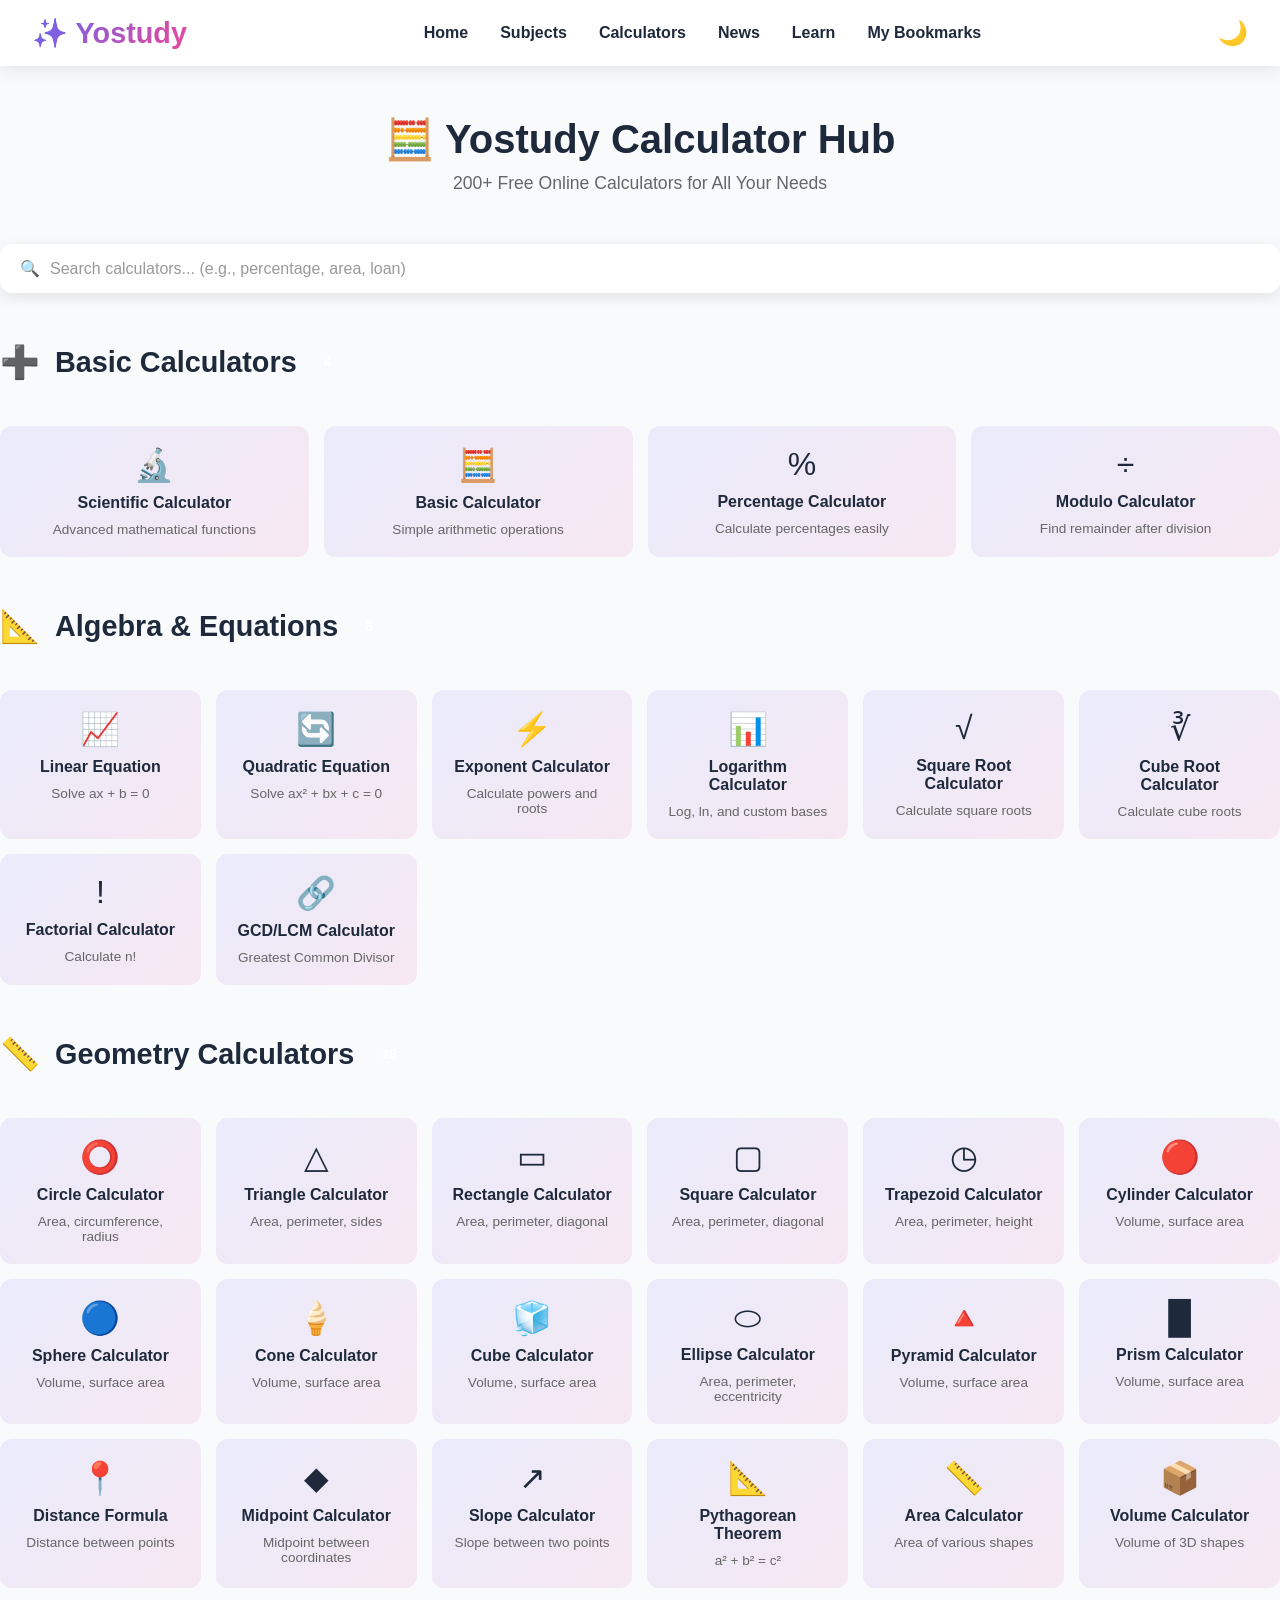
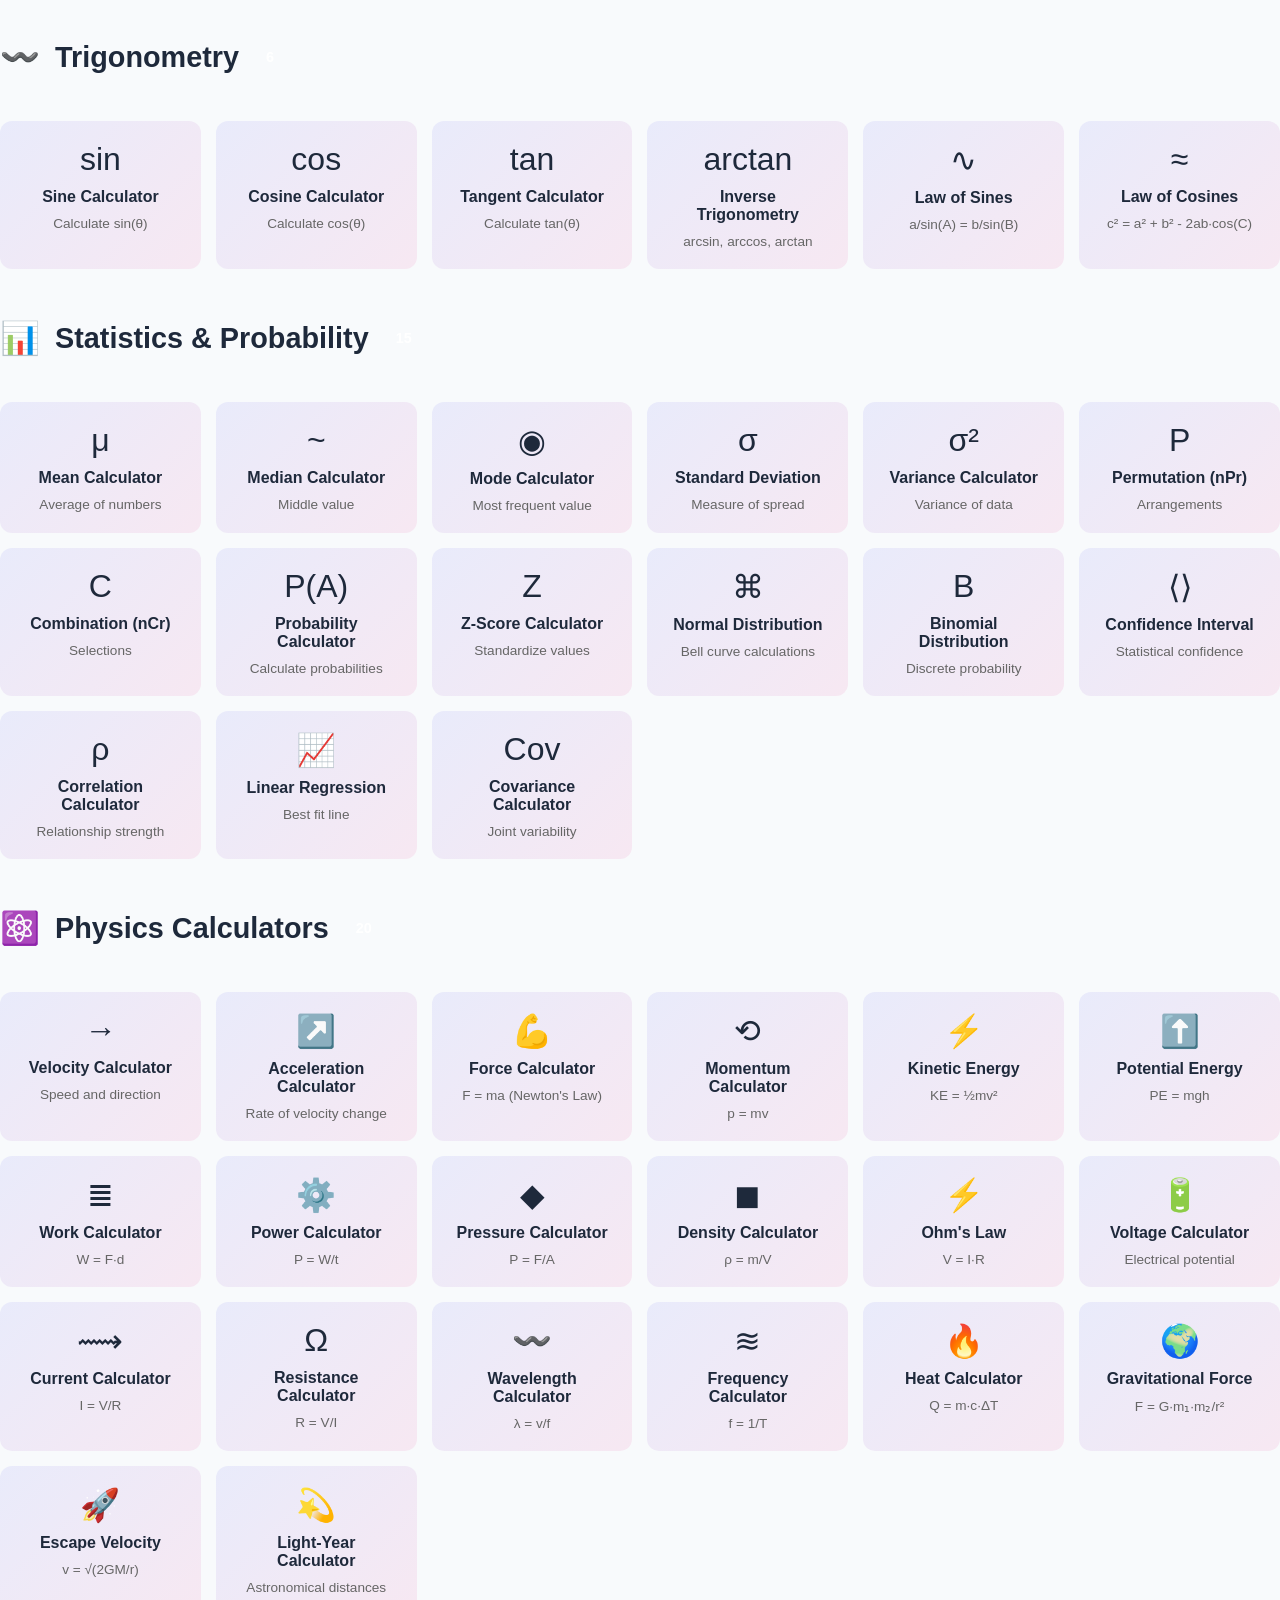
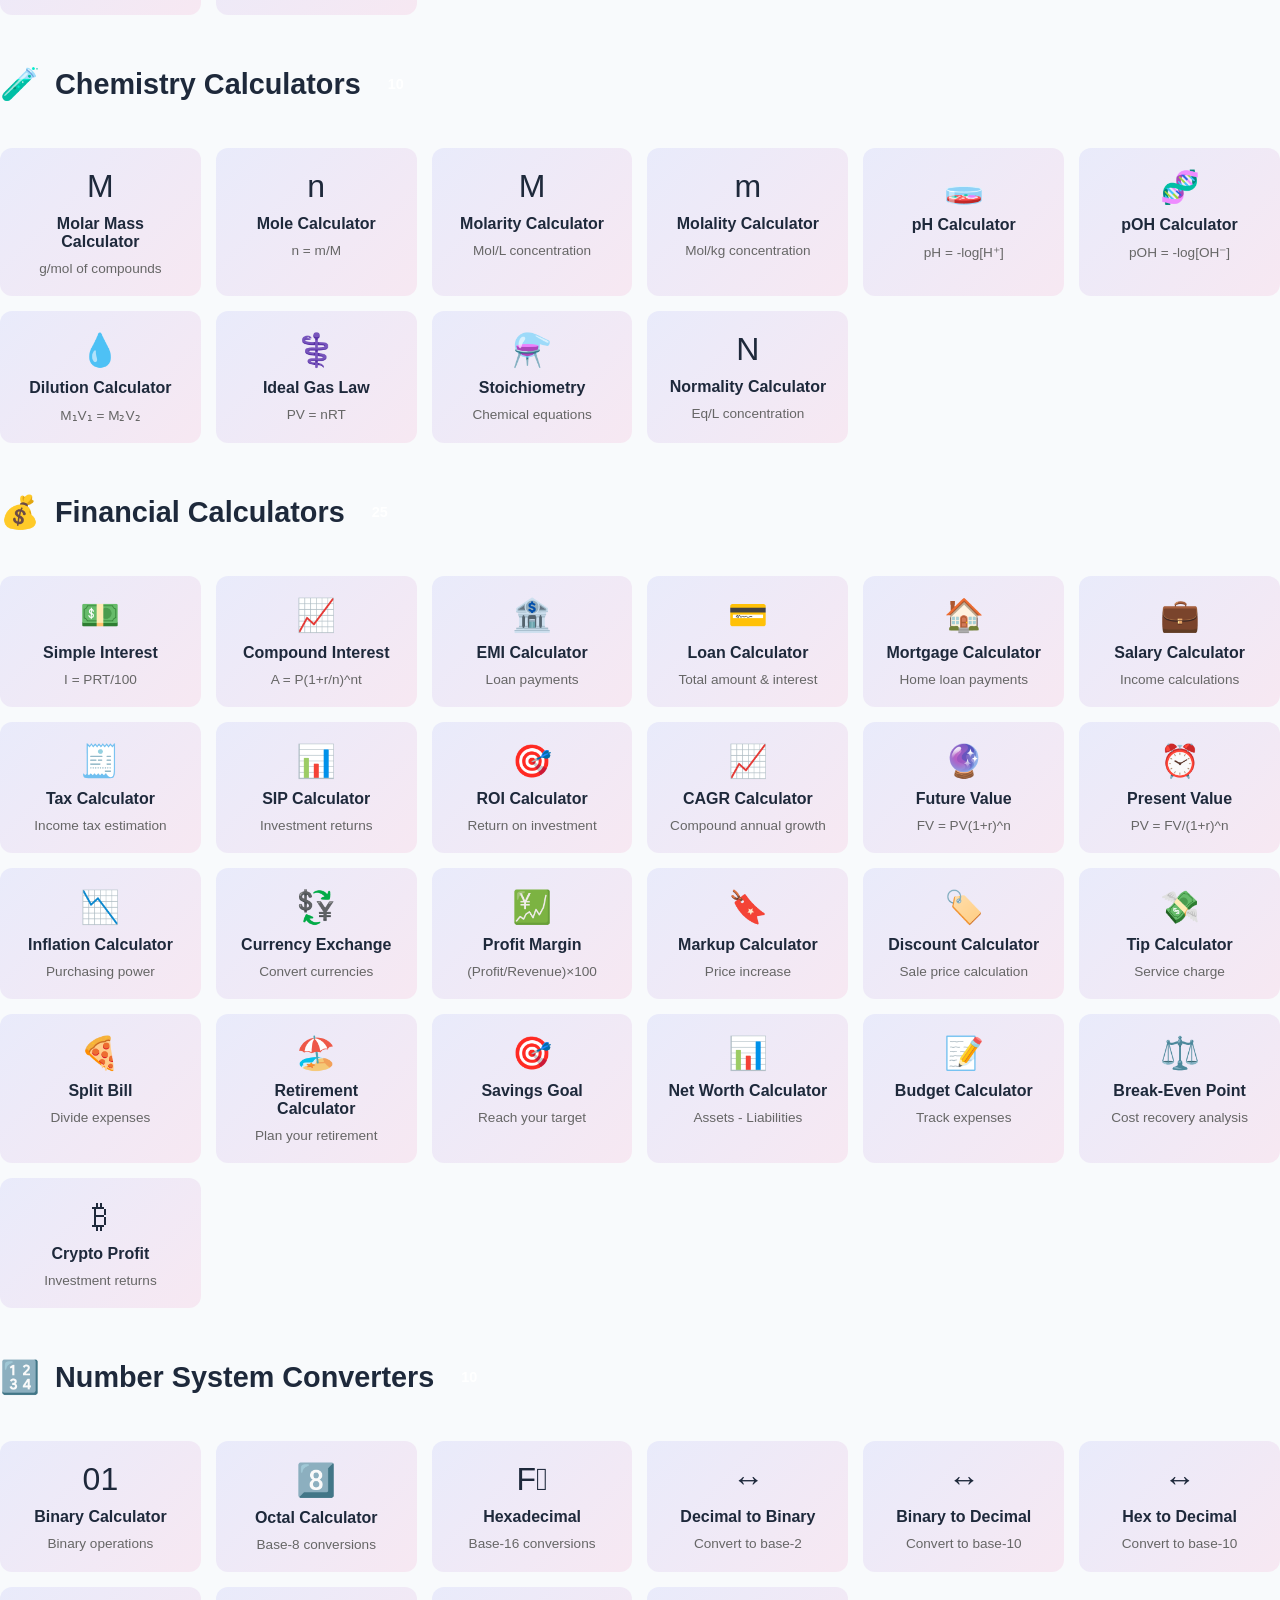
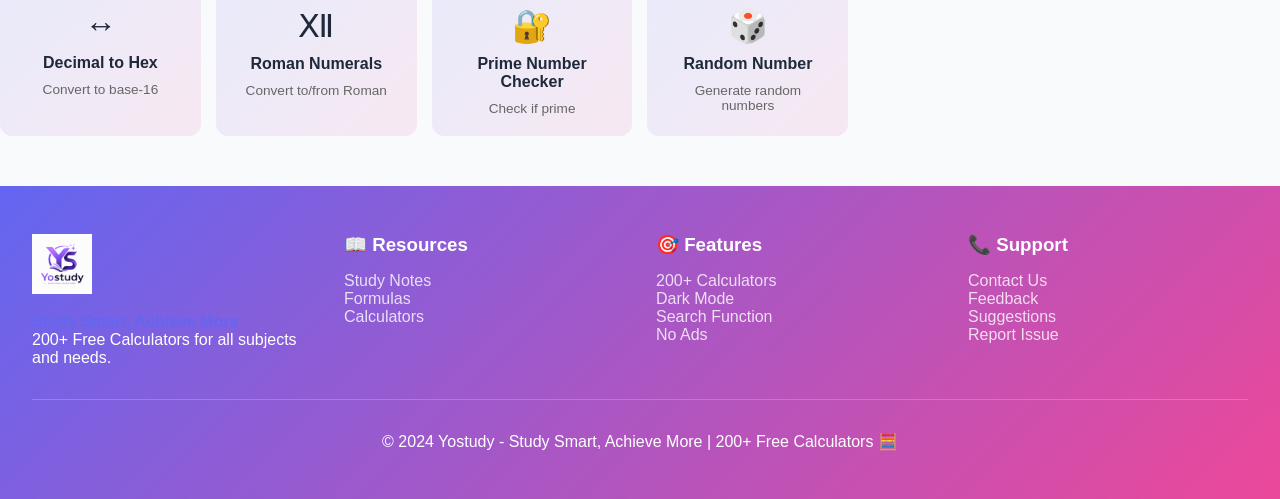
<file: calculators-hub.html>
<!DOCTYPE html>
<html lang="en">
<head>
    <meta charset="UTF-8">
    <meta name="viewport" content="width=device-width, initial-scale=1.0">
    <title>Yostudy - 200+ Calculators</title>
    <link rel="stylesheet" href="styles.css">
    <style>
        .calculators-grid {
            display: grid;
            grid-template-columns: repeat(auto-fit, minmax(200px, 1fr));
            gap: 15px;
            margin: 30px 0;
        }

        .calculator-card {
            background: linear-gradient(135deg, rgba(99, 102, 241, 0.1), rgba(236, 72, 153, 0.1));
            border: 2px solid var(--primary-color);
            border-radius: 12px;
            padding: 20px;
            cursor: pointer;
            transition: all 0.3s ease;
            text-align: center;
            animation: fadeInUp 0.4s ease;
        }

        .calculator-card:hover {
            transform: translateY(-5px);
            box-shadow: 0 10px 30px rgba(99, 102, 241, 0.3);
            background: linear-gradient(135deg, rgba(99, 102, 241, 0.2), rgba(236, 72, 153, 0.2));
        }

        .calculator-card .icon {
            font-size: 2rem;
            margin-bottom: 10px;
        }

        .calculator-card h4 {
            color: var(--primary-color);
            margin: 10px 0;
            font-size: 1rem;
        }

        .calculator-card p {
            color: #666;
            font-size: 0.85rem;
            margin: 0;
        }

        body.dark-mode .calculator-card p {
            color: #aaa;
        }

        .category-section {
            margin: 50px 0;
            animation: fadeInUp 0.5s ease;
        }

        .category-header {
            display: flex;
            align-items: center;
            gap: 15px;
            margin-bottom: 25px;
            padding-bottom: 15px;
            border-bottom: 3px solid var(--primary-color);
        }

        .category-header .icon {
            font-size: 2rem;
        }

        .category-header h2 {
            color: var(--primary-color);
            margin: 0;
            font-size: 1.8rem;
        }

        .search-box {
            background: white;
            border-radius: 12px;
            padding: 15px 20px;
            margin-bottom: 30px;
            box-shadow: 0 4px 15px rgba(0, 0, 0, 0.1);
            display: flex;
            gap: 10px;
            align-items: center;
        }

        body.dark-mode .search-box {
            background: var(--dark-card);
            box-shadow: 0 4px 15px rgba(0, 0, 0, 0.3);
        }

        .search-box input {
            flex: 1;
            border: none;
            background: transparent;
            font-size: 1rem;
            color: inherit;
            outline: none;
        }

        .search-box input::placeholder {
            color: #999;
        }

        .calculator-modal {
            display: none;
            position: fixed;
            top: 0;
            left: 0;
            width: 100%;
            height: 100%;
            background: rgba(0, 0, 0, 0.7);
            z-index: 2000;
            align-items: center;
            justify-content: center;
            animation: fadeIn 0.3s ease;
        }

        .calculator-modal.active {
            display: flex;
        }

        .calculator-content {
            background: white;
            border-radius: 15px;
            padding: 30px;
            max-width: 600px;
            width: 90%;
            max-height: 80vh;
            overflow-y: auto;
            box-shadow: 0 20px 60px rgba(0, 0, 0, 0.3);
            animation: slideUp 0.3s ease;
        }

        body.dark-mode .calculator-content {
            background: var(--dark-card);
        }

        .calculator-header {
            display: flex;
            justify-content: space-between;
            align-items: center;
            margin-bottom: 20px;
            padding-bottom: 15px;
            border-bottom: 2px solid var(--primary-color);
        }

        .calculator-header h3 {
            color: var(--primary-color);
            margin: 0;
            font-size: 1.5rem;
        }

        .close-btn {
            background: none;
            border: none;
            font-size: 1.8rem;
            cursor: pointer;
            color: var(--primary-color);
            transition: all 0.3s ease;
        }

        .close-btn:hover {
            transform: rotate(90deg);
        }

        .calculator-body {
            display: flex;
            flex-direction: column;
            gap: 15px;
        }

        .input-group {
            display: flex;
            flex-direction: column;
            gap: 8px;
        }

        .input-group label {
            font-weight: bold;
            color: var(--primary-color);
            font-size: 0.95rem;
        }

        .input-group input,
        .input-group select {
            padding: 10px 15px;
            border: 2px solid #e0e0e0;
            border-radius: 8px;
            font-size: 1rem;
            transition: all 0.3s ease;
        }

        body.dark-mode .input-group input,
        body.dark-mode .input-group select {
            background: rgba(255, 255, 255, 0.1);
            border-color: var(--primary-color);
            color: white;
        }

        .input-group input:focus,
        .input-group select:focus {
            outline: none;
            border-color: var(--primary-color);
            box-shadow: 0 0 10px rgba(99, 102, 241, 0.2);
        }

        .calc-button {
            background: linear-gradient(135deg, var(--primary-color), var(--secondary-color));
            color: white;
            border: none;
            padding: 12px 25px;
            border-radius: 8px;
            font-size: 1rem;
            font-weight: bold;
            cursor: pointer;
            transition: all 0.3s ease;
            margin-top: 10px;
        }

        .calc-button:hover {
            transform: translateY(-2px);
            box-shadow: 0 8px 20px rgba(99, 102, 241, 0.4);
        }

        .result-box {
            background: linear-gradient(135deg, rgba(76, 175, 80, 0.1), rgba(33, 150, 243, 0.1));
            border: 2px solid #4CAF50;
            border-radius: 10px;
            padding: 15px;
            margin-top: 20px;
            display: none;
        }

        .result-box.show {
            display: block;
            animation: slideUp 0.3s ease;
        }

        .result-box h4 {
            color: #4CAF50;
            margin-top: 0;
        }

        .result-value {
            font-size: 1.3rem;
            font-weight: bold;
            color: var(--primary-color);
            word-break: break-all;
        }

        .category-count {
            background: var(--primary-color);
            color: white;
            padding: 5px 12px;
            border-radius: 20px;
            font-size: 0.9rem;
            font-weight: bold;
        }

        .no-results {
            text-align: center;
            padding: 40px 20px;
            color: #999;
        }

        .no-results .icon {
            font-size: 3rem;
            margin-bottom: 15px;
        }

        @keyframes fadeIn {
            from { opacity: 0; }
            to { opacity: 1; }
        }

        @keyframes slideUp {
            from {
                opacity: 0;
                transform: translateY(20px);
            }
            to {
                opacity: 1;
                transform: translateY(0);
            }
        }

        @media (max-width: 768px) {
            .calculators-grid {
                grid-template-columns: repeat(auto-fit, minmax(150px, 1fr));
                gap: 12px;
            }

            .calculator-card h4 {
                font-size: 0.9rem;
            }

            .calculator-content {
                padding: 20px;
            }
        }
    </style>
</head>
<body>
    <!-- NAVBAR -->
    <!-- NAVBAR -->
    <nav>
        <div class="navbar">
            <a href="index.html" class="logo">✨ Yostudy</a>
            <ul class="nav-links">
                <li><a href="index.html">Home</a></li>
                <li><a href="study.html">Subjects</a></li>
                <li><a href="calculators-hub.html">Calculators</a></li>
                <li><a href="news.html">News</a></li>
                <li><a href="download-zone.html">Learn</a></li>
                <li><a href="#">My Bookmarks</a></li>
            </ul>
            <button class="theme-toggle" onclick="toggleTheme()">🌙</button>
            <div class="hamburger" onclick="toggleMenu()">
                <span></span>
                <span></span>
                <span></span>
            </div>
        </div>
    </nav>

    <!-- MAIN CONTENT -->
    <div class="container">
        <div style="text-align: center; margin: 50px 0;">
            <h1 style="color: var(--primary-color); font-size: 2.5rem; margin-bottom: 10px;">🧮 Yostudy Calculator Hub</h1>
            <p style="font-size: 1.1rem; color: #666;">200+ Free Online Calculators for All Your Needs</p>
        </div>

        <!-- SEARCH -->
        <div class="search-box">
            <span>🔍</span>
            <input 
                type="text" 
                id="searchInput" 
                placeholder="Search calculators... (e.g., percentage, area, loan)"
                onkeyup="searchCalculators()"
            >
        </div>

        <!-- BASIC CALCULATORS -->
        <div class="category-section">
            <div class="category-header">
                <span class="icon">➕</span>
                <h2>Basic Calculators</h2>
                <span class="category-count">4</span>
            </div>
            <div class="calculators-grid" id="basicCalcs">
                <div class="calculator-card" onclick="openCalculator('scientific')">
                    <div class="icon">🔬</div>
                    <h4>Scientific Calculator</h4>
                    <p>Advanced mathematical functions</p>
                </div>
                <div class="calculator-card" onclick="openCalculator('basic')">
                    <div class="icon">🧮</div>
                    <h4>Basic Calculator</h4>
                    <p>Simple arithmetic operations</p>
                </div>
                <div class="calculator-card" onclick="openCalculator('percentage')">
                    <div class="icon">%</div>
                    <h4>Percentage Calculator</h4>
                    <p>Calculate percentages easily</p>
                </div>
                <div class="calculator-card" onclick="openCalculator('modulo')">
                    <div class="icon">÷</div>
                    <h4>Modulo Calculator</h4>
                    <p>Find remainder after division</p>
                </div>
            </div>
        </div>

        <!-- ALGEBRAIC CALCULATORS -->
        <div class="category-section">
            <div class="category-header">
                <span class="icon">📐</span>
                <h2>Algebra & Equations</h2>
                <span class="category-count">8</span>
            </div>
            <div class="calculators-grid" id="algebraCalcs">
                <div class="calculator-card" onclick="openCalculator('linear')">
                    <div class="icon">📈</div>
                    <h4>Linear Equation</h4>
                    <p>Solve ax + b = 0</p>
                </div>
                <div class="calculator-card" onclick="openCalculator('quadratic')">
                    <div class="icon">🔄</div>
                    <h4>Quadratic Equation</h4>
                    <p>Solve ax² + bx + c = 0</p>
                </div>
                <div class="calculator-card" onclick="openCalculator('exponent')">
                    <div class="icon">⚡</div>
                    <h4>Exponent Calculator</h4>
                    <p>Calculate powers and roots</p>
                </div>
                <div class="calculator-card" onclick="openCalculator('logarithm')">
                    <div class="icon">📊</div>
                    <h4>Logarithm Calculator</h4>
                    <p>Log, ln, and custom bases</p>
                </div>
                <div class="calculator-card" onclick="openCalculator('sqrt')">
                    <div class="icon">√</div>
                    <h4>Square Root Calculator</h4>
                    <p>Calculate square roots</p>
                </div>
                <div class="calculator-card" onclick="openCalculator('cbrt')">
                    <div class="icon">∛</div>
                    <h4>Cube Root Calculator</h4>
                    <p>Calculate cube roots</p>
                </div>
                <div class="calculator-card" onclick="openCalculator('factorial')">
                    <div class="icon">!</div>
                    <h4>Factorial Calculator</h4>
                    <p>Calculate n!</p>
                </div>
                <div class="calculator-card" onclick="openCalculator('gcd')">
                    <div class="icon">🔗</div>
                    <h4>GCD/LCM Calculator</h4>
                    <p>Greatest Common Divisor</p>
                </div>
            </div>
        </div>

        <!-- GEOMETRY CALCULATORS -->
        <div class="category-section">
            <div class="category-header">
                <span class="icon">📏</span>
                <h2>Geometry Calculators</h2>
                <span class="category-count">18</span>
            </div>
            <div class="calculators-grid" id="geometryCalcs">
                <div class="calculator-card" onclick="openCalculator('circle')">
                    <div class="icon">⭕</div>
                    <h4>Circle Calculator</h4>
                    <p>Area, circumference, radius</p>
                </div>
                <div class="calculator-card" onclick="openCalculator('triangle')">
                    <div class="icon">△</div>
                    <h4>Triangle Calculator</h4>
                    <p>Area, perimeter, sides</p>
                </div>
                <div class="calculator-card" onclick="openCalculator('rectangle')">
                    <div class="icon">▭</div>
                    <h4>Rectangle Calculator</h4>
                    <p>Area, perimeter, diagonal</p>
                </div>
                <div class="calculator-card" onclick="openCalculator('square')">
                    <div class="icon">▢</div>
                    <h4>Square Calculator</h4>
                    <p>Area, perimeter, diagonal</p>
                </div>
                <div class="calculator-card" onclick="openCalculator('trapezoid')">
                    <div class="icon">◷</div>
                    <h4>Trapezoid Calculator</h4>
                    <p>Area, perimeter, height</p>
                </div>
                <div class="calculator-card" onclick="openCalculator('cylinder')">
                    <div class="icon">🔴</div>
                    <h4>Cylinder Calculator</h4>
                    <p>Volume, surface area</p>
                </div>
                <div class="calculator-card" onclick="openCalculator('sphere')">
                    <div class="icon">🔵</div>
                    <h4>Sphere Calculator</h4>
                    <p>Volume, surface area</p>
                </div>
                <div class="calculator-card" onclick="openCalculator('cone')">
                    <div class="icon">🍦</div>
                    <h4>Cone Calculator</h4>
                    <p>Volume, surface area</p>
                </div>
                <div class="calculator-card" onclick="openCalculator('cube')">
                    <div class="icon">🧊</div>
                    <h4>Cube Calculator</h4>
                    <p>Volume, surface area</p>
                </div>
                <div class="calculator-card" onclick="openCalculator('ellipse')">
                    <div class="icon">⬭</div>
                    <h4>Ellipse Calculator</h4>
                    <p>Area, perimeter, eccentricity</p>
                </div>
                <div class="calculator-card" onclick="openCalculator('pyramid')">
                    <div class="icon">🔺</div>
                    <h4>Pyramid Calculator</h4>
                    <p>Volume, surface area</p>
                </div>
                <div class="calculator-card" onclick="openCalculator('prism')">
                    <div class="icon">█</div>
                    <h4>Prism Calculator</h4>
                    <p>Volume, surface area</p>
                </div>
                <div class="calculator-card" onclick="openCalculator('distance')">
                    <div class="icon">📍</div>
                    <h4>Distance Formula</h4>
                    <p>Distance between points</p>
                </div>
                <div class="calculator-card" onclick="openCalculator('midpoint')">
                    <div class="icon">◆</div>
                    <h4>Midpoint Calculator</h4>
                    <p>Midpoint between coordinates</p>
                </div>
                <div class="calculator-card" onclick="openCalculator('slope')">
                    <div class="icon">↗</div>
                    <h4>Slope Calculator</h4>
                    <p>Slope between two points</p>
                </div>
                <div class="calculator-card" onclick="openCalculator('pythagorean')">
                    <div class="icon">📐</div>
                    <h4>Pythagorean Theorem</h4>
                    <p>a² + b² = c²</p>
                </div>
                <div class="calculator-card" onclick="openCalculator('area')">
                    <div class="icon">📏</div>
                    <h4>Area Calculator</h4>
                    <p>Area of various shapes</p>
                </div>
                <div class="calculator-card" onclick="openCalculator('volume')">
                    <div class="icon">📦</div>
                    <h4>Volume Calculator</h4>
                    <p>Volume of 3D shapes</p>
                </div>
            </div>
        </div>

        <!-- TRIGONOMETRY CALCULATORS -->
        <div class="category-section">
            <div class="category-header">
                <span class="icon">〰️</span>
                <h2>Trigonometry</h2>
                <span class="category-count">6</span>
            </div>
            <div class="calculators-grid" id="trigCalcs">
                <div class="calculator-card" onclick="openCalculator('sine')">
                    <div class="icon">sin</div>
                    <h4>Sine Calculator</h4>
                    <p>Calculate sin(θ)</p>
                </div>
                <div class="calculator-card" onclick="openCalculator('cosine')">
                    <div class="icon">cos</div>
                    <h4>Cosine Calculator</h4>
                    <p>Calculate cos(θ)</p>
                </div>
                <div class="calculator-card" onclick="openCalculator('tangent')">
                    <div class="icon">tan</div>
                    <h4>Tangent Calculator</h4>
                    <p>Calculate tan(θ)</p>
                </div>
                <div class="calculator-card" onclick="openCalculator('inverse_trig')">
                    <div class="icon">arctan</div>
                    <h4>Inverse Trigonometry</h4>
                    <p>arcsin, arccos, arctan</p>
                </div>
                <div class="calculator-card" onclick="openCalculator('law_sines')">
                    <div class="icon">∿</div>
                    <h4>Law of Sines</h4>
                    <p>a/sin(A) = b/sin(B)</p>
                </div>
                <div class="calculator-card" onclick="openCalculator('law_cosines')">
                    <div class="icon">≈</div>
                    <h4>Law of Cosines</h4>
                    <p>c² = a² + b² - 2ab·cos(C)</p>
                </div>
            </div>
        </div>

        <!-- STATISTICS CALCULATORS -->
        <div class="category-section">
            <div class="category-header">
                <span class="icon">📊</span>
                <h2>Statistics & Probability</h2>
                <span class="category-count">15</span>
            </div>
            <div class="calculators-grid" id="statsCalcs">
                <div class="calculator-card" onclick="openCalculator('mean')">
                    <div class="icon">μ</div>
                    <h4>Mean Calculator</h4>
                    <p>Average of numbers</p>
                </div>
                <div class="calculator-card" onclick="openCalculator('median')">
                    <div class="icon">~</div>
                    <h4>Median Calculator</h4>
                    <p>Middle value</p>
                </div>
                <div class="calculator-card" onclick="openCalculator('mode')">
                    <div class="icon">◉</div>
                    <h4>Mode Calculator</h4>
                    <p>Most frequent value</p>
                </div>
                <div class="calculator-card" onclick="openCalculator('std_dev')">
                    <div class="icon">σ</div>
                    <h4>Standard Deviation</h4>
                    <p>Measure of spread</p>
                </div>
                <div class="calculator-card" onclick="openCalculator('variance')">
                    <div class="icon">σ²</div>
                    <h4>Variance Calculator</h4>
                    <p>Variance of data</p>
                </div>
                <div class="calculator-card" onclick="openCalculator('permutation')">
                    <div class="icon">P</div>
                    <h4>Permutation (nPr)</h4>
                    <p>Arrangements</p>
                </div>
                <div class="calculator-card" onclick="openCalculator('combination')">
                    <div class="icon">C</div>
                    <h4>Combination (nCr)</h4>
                    <p>Selections</p>
                </div>
                <div class="calculator-card" onclick="openCalculator('probability')">
                    <div class="icon">P(A)</div>
                    <h4>Probability Calculator</h4>
                    <p>Calculate probabilities</p>
                </div>
                <div class="calculator-card" onclick="openCalculator('zscore')">
                    <div class="icon">Z</div>
                    <h4>Z-Score Calculator</h4>
                    <p>Standardize values</p>
                </div>
                <div class="calculator-card" onclick="openCalculator('normal_dist')">
                    <div class="icon">⌘</div>
                    <h4>Normal Distribution</h4>
                    <p>Bell curve calculations</p>
                </div>
                <div class="calculator-card" onclick="openCalculator('binomial')">
                    <div class="icon">B</div>
                    <h4>Binomial Distribution</h4>
                    <p>Discrete probability</p>
                </div>
                <div class="calculator-card" onclick="openCalculator('confidence')">
                    <div class="icon">⟨⟩</div>
                    <h4>Confidence Interval</h4>
                    <p>Statistical confidence</p>
                </div>
                <div class="calculator-card" onclick="openCalculator('correlation')">
                    <div class="icon">ρ</div>
                    <h4>Correlation Calculator</h4>
                    <p>Relationship strength</p>
                </div>
                <div class="calculator-card" onclick="openCalculator('regression')">
                    <div class="icon">📈</div>
                    <h4>Linear Regression</h4>
                    <p>Best fit line</p>
                </div>
                <div class="calculator-card" onclick="openCalculator('covariance')">
                    <div class="icon">Cov</div>
                    <h4>Covariance Calculator</h4>
                    <p>Joint variability</p>
                </div>
            </div>
        </div>

        <!-- PHYSICS CALCULATORS -->
        <div class="category-section">
            <div class="category-header">
                <span class="icon">⚛️</span>
                <h2>Physics Calculators</h2>
                <span class="category-count">20</span>
            </div>
            <div class="calculators-grid" id="physicsCalcs">
                <div class="calculator-card" onclick="openCalculator('velocity')">
                    <div class="icon">→</div>
                    <h4>Velocity Calculator</h4>
                    <p>Speed and direction</p>
                </div>
                <div class="calculator-card" onclick="openCalculator('acceleration')">
                    <div class="icon">↗️</div>
                    <h4>Acceleration Calculator</h4>
                    <p>Rate of velocity change</p>
                </div>
                <div class="calculator-card" onclick="openCalculator('force')">
                    <div class="icon">💪</div>
                    <h4>Force Calculator</h4>
                    <p>F = ma (Newton's Law)</p>
                </div>
                <div class="calculator-card" onclick="openCalculator('momentum')">
                    <div class="icon">⟲</div>
                    <h4>Momentum Calculator</h4>
                    <p>p = mv</p>
                </div>
                <div class="calculator-card" onclick="openCalculator('kinetic_energy')">
                    <div class="icon">⚡</div>
                    <h4>Kinetic Energy</h4>
                    <p>KE = ½mv²</p>
                </div>
                <div class="calculator-card" onclick="openCalculator('potential_energy')">
                    <div class="icon">⬆️</div>
                    <h4>Potential Energy</h4>
                    <p>PE = mgh</p>
                </div>
                <div class="calculator-card" onclick="openCalculator('work')">
                    <div class="icon">≣</div>
                    <h4>Work Calculator</h4>
                    <p>W = F·d</p>
                </div>
                <div class="calculator-card" onclick="openCalculator('power')">
                    <div class="icon">⚙️</div>
                    <h4>Power Calculator</h4>
                    <p>P = W/t</p>
                </div>
                <div class="calculator-card" onclick="openCalculator('pressure')">
                    <div class="icon">◆</div>
                    <h4>Pressure Calculator</h4>
                    <p>P = F/A</p>
                </div>
                <div class="calculator-card" onclick="openCalculator('density')">
                    <div class="icon">◼</div>
                    <h4>Density Calculator</h4>
                    <p>ρ = m/V</p>
                </div>
                <div class="calculator-card" onclick="openCalculator('ohms_law')">
                    <div class="icon">⚡</div>
                    <h4>Ohm's Law</h4>
                    <p>V = I·R</p>
                </div>
                <div class="calculator-card" onclick="openCalculator('voltage')">
                    <div class="icon">🔋</div>
                    <h4>Voltage Calculator</h4>
                    <p>Electrical potential</p>
                </div>
                <div class="calculator-card" onclick="openCalculator('current')">
                    <div class="icon">⟿</div>
                    <h4>Current Calculator</h4>
                    <p>I = V/R</p>
                </div>
                <div class="calculator-card" onclick="openCalculator('resistance')">
                    <div class="icon">Ω</div>
                    <h4>Resistance Calculator</h4>
                    <p>R = V/I</p>
                </div>
                <div class="calculator-card" onclick="openCalculator('wavelength')">
                    <div class="icon">〰️</div>
                    <h4>Wavelength Calculator</h4>
                    <p>λ = v/f</p>
                </div>
                <div class="calculator-card" onclick="openCalculator('frequency')">
                    <div class="icon">≋</div>
                    <h4>Frequency Calculator</h4>
                    <p>f = 1/T</p>
                </div>
                <div class="calculator-card" onclick="openCalculator('heat')">
                    <div class="icon">🔥</div>
                    <h4>Heat Calculator</h4>
                    <p>Q = m·c·ΔT</p>
                </div>
                <div class="calculator-card" onclick="openCalculator('gravity')">
                    <div class="icon">🌍</div>
                    <h4>Gravitational Force</h4>
                    <p>F = G·m₁·m₂/r²</p>
                </div>
                <div class="calculator-card" onclick="openCalculator('escape_velocity')">
                    <div class="icon">🚀</div>
                    <h4>Escape Velocity</h4>
                    <p>v = √(2GM/r)</p>
                </div>
                <div class="calculator-card" onclick="openCalculator('light_year')">
                    <div class="icon">💫</div>
                    <h4>Light-Year Calculator</h4>
                    <p>Astronomical distances</p>
                </div>
            </div>
        </div>

        <!-- CHEMISTRY CALCULATORS -->
        <div class="category-section">
            <div class="category-header">
                <span class="icon">🧪</span>
                <h2>Chemistry Calculators</h2>
                <span class="category-count">10</span>
            </div>
            <div class="calculators-grid" id="chemistryCalcs">
                <div class="calculator-card" onclick="openCalculator('molar_mass')">
                    <div class="icon">M</div>
                    <h4>Molar Mass Calculator</h4>
                    <p>g/mol of compounds</p>
                </div>
                <div class="calculator-card" onclick="openCalculator('mole')">
                    <div class="icon">n</div>
                    <h4>Mole Calculator</h4>
                    <p>n = m/M</p>
                </div>
                <div class="calculator-card" onclick="openCalculator('molarity')">
                    <div class="icon">M</div>
                    <h4>Molarity Calculator</h4>
                    <p>Mol/L concentration</p>
                </div>
                <div class="calculator-card" onclick="openCalculator('molality')">
                    <div class="icon">m</div>
                    <h4>Molality Calculator</h4>
                    <p>Mol/kg concentration</p>
                </div>
                <div class="calculator-card" onclick="openCalculator('ph')">
                    <div class="icon">🧫</div>
                    <h4>pH Calculator</h4>
                    <p>pH = -log[H⁺]</p>
                </div>
                <div class="calculator-card" onclick="openCalculator('poh')">
                    <div class="icon">🧬</div>
                    <h4>pOH Calculator</h4>
                    <p>pOH = -log[OH⁻]</p>
                </div>
                <div class="calculator-card" onclick="openCalculator('dilution')">
                    <div class="icon">💧</div>
                    <h4>Dilution Calculator</h4>
                    <p>M₁V₁ = M₂V₂</p>
                </div>
                <div class="calculator-card" onclick="openCalculator('gas_law')">
                    <div class="icon">⚕️</div>
                    <h4>Ideal Gas Law</h4>
                    <p>PV = nRT</p>
                </div>
                <div class="calculator-card" onclick="openCalculator('stoichiometry')">
                    <div class="icon">⚗️</div>
                    <h4>Stoichiometry</h4>
                    <p>Chemical equations</p>
                </div>
                <div class="calculator-card" onclick="openCalculator('normality')">
                    <div class="icon">N</div>
                    <h4>Normality Calculator</h4>
                    <p>Eq/L concentration</p>
                </div>
            </div>
        </div>

        <!-- FINANCIAL CALCULATORS -->
        <div class="category-section">
            <div class="category-header">
                <span class="icon">💰</span>
                <h2>Financial Calculators</h2>
                <span class="category-count">25</span>
            </div>
            <div class="calculators-grid" id="financialCalcs">
                <div class="calculator-card" onclick="openCalculator('simple_interest')">
                    <div class="icon">💵</div>
                    <h4>Simple Interest</h4>
                    <p>I = PRT/100</p>
                </div>
                <div class="calculator-card" onclick="openCalculator('compound_interest')">
                    <div class="icon">📈</div>
                    <h4>Compound Interest</h4>
                    <p>A = P(1+r/n)^nt</p>
                </div>
                <div class="calculator-card" onclick="openCalculator('emi')">
                    <div class="icon">🏦</div>
                    <h4>EMI Calculator</h4>
                    <p>Loan payments</p>
                </div>
                <div class="calculator-card" onclick="openCalculator('loan')">
                    <div class="icon">💳</div>
                    <h4>Loan Calculator</h4>
                    <p>Total amount & interest</p>
                </div>
                <div class="calculator-card" onclick="openCalculator('mortgage')">
                    <div class="icon">🏠</div>
                    <h4>Mortgage Calculator</h4>
                    <p>Home loan payments</p>
                </div>
                <div class="calculator-card" onclick="openCalculator('salary')">
                    <div class="icon">💼</div>
                    <h4>Salary Calculator</h4>
                    <p>Income calculations</p>
                </div>
                <div class="calculator-card" onclick="openCalculator('tax')">
                    <div class="icon">🧾</div>
                    <h4>Tax Calculator</h4>
                    <p>Income tax estimation</p>
                </div>
                <div class="calculator-card" onclick="openCalculator('sip')">
                    <div class="icon">📊</div>
                    <h4>SIP Calculator</h4>
                    <p>Investment returns</p>
                </div>
                <div class="calculator-card" onclick="openCalculator('roi')">
                    <div class="icon">🎯</div>
                    <h4>ROI Calculator</h4>
                    <p>Return on investment</p>
                </div>
                <div class="calculator-card" onclick="openCalculator('cagr')">
                    <div class="icon">📈</div>
                    <h4>CAGR Calculator</h4>
                    <p>Compound annual growth</p>
                </div>
                <div class="calculator-card" onclick="openCalculator('future_value')">
                    <div class="icon">🔮</div>
                    <h4>Future Value</h4>
                    <p>FV = PV(1+r)^n</p>
                </div>
                <div class="calculator-card" onclick="openCalculator('present_value')">
                    <div class="icon">⏰</div>
                    <h4>Present Value</h4>
                    <p>PV = FV/(1+r)^n</p>
                </div>
                <div class="calculator-card" onclick="openCalculator('inflation')">
                    <div class="icon">📉</div>
                    <h4>Inflation Calculator</h4>
                    <p>Purchasing power</p>
                </div>
                <div class="calculator-card" onclick="openCalculator('currency')">
                    <div class="icon">💱</div>
                    <h4>Currency Exchange</h4>
                    <p>Convert currencies</p>
                </div>
                <div class="calculator-card" onclick="openCalculator('profit_margin')">
                    <div class="icon">💹</div>
                    <h4>Profit Margin</h4>
                    <p>(Profit/Revenue)×100</p>
                </div>
                <div class="calculator-card" onclick="openCalculator('markup')">
                    <div class="icon">🔖</div>
                    <h4>Markup Calculator</h4>
                    <p>Price increase</p>
                </div>
                <div class="calculator-card" onclick="openCalculator('discount')">
                    <div class="icon">🏷️</div>
                    <h4>Discount Calculator</h4>
                    <p>Sale price calculation</p>
                </div>
                <div class="calculator-card" onclick="openCalculator('tip')">
                    <div class="icon">💸</div>
                    <h4>Tip Calculator</h4>
                    <p>Service charge</p>
                </div>
                <div class="calculator-card" onclick="openCalculator('bill_split')">
                    <div class="icon">🍕</div>
                    <h4>Split Bill</h4>
                    <p>Divide expenses</p>
                </div>
                <div class="calculator-card" onclick="openCalculator('retirement')">
                    <div class="icon">🏖️</div>
                    <h4>Retirement Calculator</h4>
                    <p>Plan your retirement</p>
                </div>
                <div class="calculator-card" onclick="openCalculator('savings_goal')">
                    <div class="icon">🎯</div>
                    <h4>Savings Goal</h4>
                    <p>Reach your target</p>
                </div>
                <div class="calculator-card" onclick="openCalculator('net_worth')">
                    <div class="icon">📊</div>
                    <h4>Net Worth Calculator</h4>
                    <p>Assets - Liabilities</p>
                </div>
                <div class="calculator-card" onclick="openCalculator('budget')">
                    <div class="icon">📝</div>
                    <h4>Budget Calculator</h4>
                    <p>Track expenses</p>
                </div>
                <div class="calculator-card" onclick="openCalculator('break_even')">
                    <div class="icon">⚖️</div>
                    <h4>Break-Even Point</h4>
                    <p>Cost recovery analysis</p>
                </div>
                <div class="calculator-card" onclick="openCalculator('crypto')">
                    <div class="icon">₿</div>
                    <h4>Crypto Profit</h4>
                    <p>Investment returns</p>
                </div>
            </div>
        </div>

        <!-- NUMBER SYSTEM CALCULATORS -->
        <div class="category-section">
            <div class="category-header">
                <span class="icon">🔢</span>
                <h2>Number System Converters</h2>
                <span class="category-count">10</span>
            </div>
            <div class="calculators-grid" id="numberCalcs">
                <div class="calculator-card" onclick="openCalculator('binary_calc')">
                    <div class="icon">01</div>
                    <h4>Binary Calculator</h4>
                    <p>Binary operations</p>
                </div>
                <div class="calculator-card" onclick="openCalculator('octal_calc')">
                    <div class="icon">8️⃣</div>
                    <h4>Octal Calculator</h4>
                    <p>Base-8 conversions</p>
                </div>
                <div class="calculator-card" onclick="openCalculator('hex_calc')">
                    <div class="icon">F️⃣</div>
                    <h4>Hexadecimal</h4>
                    <p>Base-16 conversions</p>
                </div>
                <div class="calculator-card" onclick="openCalculator('decimal_binary')">
                    <div class="icon">↔️</div>
                    <h4>Decimal to Binary</h4>
                    <p>Convert to base-2</p>
                </div>
                <div class="calculator-card" onclick="openCalculator('binary_decimal')">
                    <div class="icon">↔️</div>
                    <h4>Binary to Decimal</h4>
                    <p>Convert to base-10</p>
                </div>
                <div class="calculator-card" onclick="openCalculator('hex_decimal')">
                    <div class="icon">↔️</div>
                    <h4>Hex to Decimal</h4>
                    <p>Convert to base-10</p>
                </div>
                <div class="calculator-card" onclick="openCalculator('decimal_hex')">
                    <div class="icon">↔️</div>
                    <h4>Decimal to Hex</h4>
                    <p>Convert to base-16</p>
                </div>
                <div class="calculator-card" onclick="openCalculator('roman')">
                    <div class="icon">Ⅻ</div>
                    <h4>Roman Numerals</h4>
                    <p>Convert to/from Roman</p>
                </div>
                <div class="calculator-card" onclick="openCalculator('prime')">
                    <div class="icon">🔐</div>
                    <h4>Prime Number Checker</h4>
                    <p>Check if prime</p>
                </div>
                <div class="calculator-card" onclick="openCalculator('random')">
                    <div class="icon">🎲</div>
                    <h4>Random Number</h4>
                    <p>Generate random numbers</p>
                </div>
            </div>
        </div>
    </div>

    <!-- CALCULATOR MODAL -->
    <div class="calculator-modal" id="calcModal">
        <div class="calculator-content">
            <div class="calculator-header">
                <h3 id="calcTitle">Calculator</h3>
                <button class="close-btn" onclick="closeCalculator()">✕</button>
            </div>
            <div class="calculator-body" id="calcBody">
                <!-- Calculator content will be inserted here -->
            </div>
            <div class="result-box" id="resultBox">
                <h4>Result</h4>
                <div class="result-value" id="resultValue"></div>
            </div>
        </div>
    </div>

    <!-- FOOTER -->
    <footer>
        <div class="footer-content">
            <div class="footer-section">
                <img src="yostudy-logo.png" alt="Yostudy Logo" style="height: 60px; width: auto; margin-bottom: 15px;">
                <p style="font-weight: bold; color: #6366f1;">Study Smart, Achieve More</p>
                <p>200+ Free Calculators for all subjects and needs.</p>
            </div>
            <div class="footer-section">
                <h3>📖 Resources</h3>
                <ul>
                    <li><a href="study.html">Study Notes</a></li>
                    <li><a href="formulas.html">Formulas</a></li>
                    <li><a href="calculators-hub.html">Calculators</a></li>
                </ul>
            </div>
            <div class="footer-section">
                <h3>🎯 Features</h3>
                <ul>
                    <li><a>200+ Calculators</a></li>
                    <li><a>Dark Mode</a></li>
                    <li><a>Search Function</a></li>
                    <li><a>No Ads</a></li>
                </ul>
            </div>
            <div class="footer-section">
                <h3>📞 Support</h3>
                <ul>
                    <li><a>Contact Us</a></li>
                    <li><a>Feedback</a></li>
                    <li><a>Suggestions</a></li>
                    <li><a>Report Issue</a></li>
                </ul>
            </div>
        </div>
        <div class="footer-bottom">
            <p>&copy; 2024 Yostudy - Study Smart, Achieve More | 200+ Free Calculators 🧮</p>
        </div>
    </footer>

    <script src="script.js"></script>
    <script>
        // Calculator implementations
        const calculators = {
            'scientific': {
                title: '🔬 Scientific Calculator',
                html: `
                    <div class="input-group">
                        <label>First Number</label>
                        <input type="number" id="num1" placeholder="Enter first number" step="any">
                    </div>
                    <div class="input-group">
                        <label>Operation</label>
                        <select id="operation">
                            <option>+</option>
                            <option>-</option>
                            <option>×</option>
                            <option>÷</option>
                            <option>sin</option>
                            <option>cos</option>
                            <option>tan</option>
                            <option>√</option>
                            <option>x²</option>
                            <option>x³</option>
                            <option>log</option>
                            <option>ln</option>
                        </select>
                    </div>
                    <div class="input-group" id="num2Group">
                        <label>Second Number</label>
                        <input type="number" id="num2" placeholder="Enter second number" step="any">
                    </div>
                    <button class="calc-button" onclick="calculateScientific()">Calculate</button>
                `
            },
            'basic': {
                title: '🧮 Basic Calculator',
                html: `
                    <div class="input-group">
                        <label>First Number</label>
                        <input type="number" id="basic_num1" placeholder="Enter number" step="any">
                    </div>
                    <div class="input-group">
                        <label>Operation</label>
                        <select id="basic_op">
                            <option>+</option>
                            <option>-</option>
                            <option>×</option>
                            <option>÷</option>
                        </select>
                    </div>
                    <div class="input-group">
                        <label>Second Number</label>
                        <input type="number" id="basic_num2" placeholder="Enter number" step="any">
                    </div>
                    <button class="calc-button" onclick="calculateBasic()">Calculate</button>
                `
            },
            'percentage': {
                title: '% Percentage Calculator',
                html: `
                    <div class="input-group">
                        <label>Number</label>
                        <input type="number" id="percNum" placeholder="Enter number" step="any">
                    </div>
                    <div class="input-group">
                        <label>Percentage (%)</label>
                        <input type="number" id="percValue" placeholder="Enter percentage" step="any">
                    </div>
                    <button class="calc-button" onclick="calculatePercentage()">Calculate Percentage</button>
                `
            },
            'modulo': {
                title: '÷ Modulo Calculator',
                html: `
                    <div class="input-group">
                        <label>Dividend (Number 1)</label>
                        <input type="number" id="mod_num1" placeholder="Enter dividend" step="1">
                    </div>
                    <div class="input-group">
                        <label>Divisor (Number 2)</label>
                        <input type="number" id="mod_num2" placeholder="Enter divisor" step="1">
                    </div>
                    <button class="calc-button" onclick="calculateModulo()">Calculate Remainder</button>
                `
            },
            'linear': {
                title: '📈 Linear Equation Solver',
                html: `
                    <div class="input-group">
                        <label>Coefficient A (ax)</label>
                        <input type="number" id="lin_a" placeholder="Enter a" step="any">
                    </div>
                    <div class="input-group">
                        <label>Constant B (b)</label>
                        <input type="number" id="lin_b" placeholder="Enter b" step="any">
                    </div>
                    <button class="calc-button" onclick="solveLinear()">Solve ax + b = 0</button>
                `
            },
            'exponent': {
                title: '⚡ Exponent Calculator',
                html: `
                    <div class="input-group">
                        <label>Base Number</label>
                        <input type="number" id="exp_base" placeholder="Enter base" step="any">
                    </div>
                    <div class="input-group">
                        <label>Exponent (Power)</label>
                        <input type="number" id="exp_power" placeholder="Enter power" step="any">
                    </div>
                    <button class="calc-button" onclick="calculateExponent()">Calculate</button>
                `
            },
            'logarithm': {
                title: '📊 Logarithm Calculator',
                html: `
                    <div class="input-group">
                        <label>Number</label>
                        <input type="number" id="log_num" placeholder="Enter number" step="any" min="0.001">
                    </div>
                    <div class="input-group">
                        <label>Logarithm Type</label>
                        <select id="log_type">
                            <option value="log10">Log base 10</option>
                            <option value="ln">Natural Log (ln)</option>
                            <option value="log2">Log base 2</option>
                        </select>
                    </div>
                    <button class="calc-button" onclick="calculateLogarithm()">Calculate</button>
                `
            },
            'gcd': {
                title: '🔗 GCD/LCM Calculator',
                html: `
                    <div class="input-group">
                        <label>First Number</label>
                        <input type="number" id="gcd_num1" placeholder="Enter number 1" step="1">
                    </div>
                    <div class="input-group">
                        <label>Second Number</label>
                        <input type="number" id="gcd_num2" placeholder="Enter number 2" step="1">
                    </div>
                    <button class="calc-button" onclick="calculateGCDLCM()">Calculate GCD & LCM</button>
                `
            },
            'quadratic': {
                title: '🔄 Quadratic Equation Solver',
                html: `
                    <div class="input-group">
                        <label>Coefficient A</label>
                        <input type="number" id="quad_a" placeholder="Enter a" step="any">
                    </div>
                    <div class="input-group">
                        <label>Coefficient B</label>
                        <input type="number" id="quad_b" placeholder="Enter b" step="any">
                    </div>
                    <div class="input-group">
                        <label>Coefficient C</label>
                        <input type="number" id="quad_c" placeholder="Enter c" step="any">
                    </div>
                    <button class="calc-button" onclick="solveQuadratic()">Solve ax² + bx + c = 0</button>
                `
            },
            'circle': {
                title: '⭕ Circle Calculator',
                html: `
                    <div class="input-group">
                        <label>Radius (r)</label>
                        <input type="number" id="circle_radius" placeholder="Enter radius" step="any" min="0">
                    </div>
                    <button class="calc-button" onclick="calculateCircle()">Calculate Area & Circumference</button>
                `
            },
            'triangle': {
                title: '△ Triangle Calculator',
                html: `
                    <div class="input-group">
                        <label>Base (b)</label>
                        <input type="number" id="tri_base" placeholder="Enter base" step="any" min="0">
                    </div>
                    <div class="input-group">
                        <label>Height (h)</label>
                        <input type="number" id="tri_height" placeholder="Enter height" step="any" min="0">
                    </div>
                    <button class="calc-button" onclick="calculateTriangle()">Calculate Area</button>
                `
            },
            'rectangle': {
                title: '▭ Rectangle Calculator',
                html: `
                    <div class="input-group">
                        <label>Length (l)</label>
                        <input type="number" id="rect_length" placeholder="Enter length" step="any" min="0">
                    </div>
                    <div class="input-group">
                        <label>Width (w)</label>
                        <input type="number" id="rect_width" placeholder="Enter width" step="any" min="0">
                    </div>
                    <button class="calc-button" onclick="calculateRectangle()">Calculate Area & Perimeter</button>
                `
            },
            'square': {
                title: '▢ Square Calculator',
                html: `
                    <div class="input-group">
                        <label>Side Length (s)</label>
                        <input type="number" id="sq_side" placeholder="Enter side" step="any" min="0">
                    </div>
                    <button class="calc-button" onclick="calculateSquare()">Calculate Area & Perimeter</button>
                `
            },
            'trapezoid': {
                title: '◷ Trapezoid Calculator',
                html: `
                    <div class="input-group">
                        <label>Base 1 (b₁)</label>
                        <input type="number" id="trap_b1" placeholder="Enter base 1" step="any" min="0">
                    </div>
                    <div class="input-group">
                        <label>Base 2 (b₂)</label>
                        <input type="number" id="trap_b2" placeholder="Enter base 2" step="any" min="0">
                    </div>
                    <div class="input-group">
                        <label>Height (h)</label>
                        <input type="number" id="trap_h" placeholder="Enter height" step="any" min="0">
                    </div>
                    <button class="calc-button" onclick="calculateTrapezoid()">Calculate Area</button>
                `
            },
            'cylinder': {
                title: '🔴 Cylinder Calculator',
                html: `
                    <div class="input-group">
                        <label>Radius (r)</label>
                        <input type="number" id="cyl_r" placeholder="Enter radius" step="any" min="0">
                    </div>
                    <div class="input-group">
                        <label>Height (h)</label>
                        <input type="number" id="cyl_h" placeholder="Enter height" step="any" min="0">
                    </div>
                    <button class="calc-button" onclick="calculateCylinder()">Calculate Volume & Surface Area</button>
                `
            },
            'sphere': {
                title: '🔵 Sphere Calculator',
                html: `
                    <div class="input-group">
                        <label>Radius (r)</label>
                        <input type="number" id="sphere_r" placeholder="Enter radius" step="any" min="0">
                    </div>
                    <button class="calc-button" onclick="calculateSphere()">Calculate Volume & Surface Area</button>
                `
            },
            'cone': {
                title: '🍦 Cone Calculator',
                html: `
                    <div class="input-group">
                        <label>Radius (r)</label>
                        <input type="number" id="cone_r" placeholder="Enter radius" step="any" min="0">
                    </div>
                    <div class="input-group">
                        <label>Height (h)</label>
                        <input type="number" id="cone_h" placeholder="Enter height" step="any" min="0">
                    </div>
                    <button class="calc-button" onclick="calculateCone()">Calculate Volume & Surface Area</button>
                `
            },
            'cube': {
                title: '🧊 Cube Calculator',
                html: `
                    <div class="input-group">
                        <label>Side Length (s)</label>
                        <input type="number" id="cube_s" placeholder="Enter side" step="any" min="0">
                    </div>
                    <button class="calc-button" onclick="calculateCube()">Calculate Volume & Surface Area</button>
                `
            },
            'ellipse': {
                title: '⬭ Ellipse Calculator',
                html: `
                    <div class="input-group">
                        <label>Semi-Major Axis (a)</label>
                        <input type="number" id="ellipse_a" placeholder="Enter semi-major axis" step="any" min="0">
                    </div>
                    <div class="input-group">
                        <label>Semi-Minor Axis (b)</label>
                        <input type="number" id="ellipse_b" placeholder="Enter semi-minor axis" step="any" min="0">
                    </div>
                    <button class="calc-button" onclick="calculateEllipse()">Calculate Area</button>
                `
            },
            'pyramid': {
                title: '🔺 Pyramid Calculator',
                html: `
                    <div class="input-group">
                        <label>Base Area</label>
                        <input type="number" id="pyr_base" placeholder="Enter base area" step="any" min="0">
                    </div>
                    <div class="input-group">
                        <label>Height (h)</label>
                        <input type="number" id="pyr_h" placeholder="Enter height" step="any" min="0">
                    </div>
                    <button class="calc-button" onclick="calculatePyramid()">Calculate Volume</button>
                `
            },
            'prism': {
                title: '█ Prism Calculator',
                html: `
                    <div class="input-group">
                        <label>Base Area</label>
                        <input type="number" id="prism_base" placeholder="Enter base area" step="any" min="0">
                    </div>
                    <div class="input-group">
                        <label>Height (h)</label>
                        <input type="number" id="prism_h" placeholder="Enter height" step="any" min="0">
                    </div>
                    <button class="calc-button" onclick="calculatePrism()">Calculate Volume</button>
                `
            },
            'distance': {
                title: '📍 Distance Formula',
                html: `
                    <div class="input-group">
                        <label>X₁ Coordinate</label>
                        <input type="number" id="dist_x1" placeholder="Enter x₁" step="any">
                    </div>
                    <div class="input-group">
                        <label>Y₁ Coordinate</label>
                        <input type="number" id="dist_y1" placeholder="Enter y₁" step="any">
                    </div>
                    <div class="input-group">
                        <label>X₂ Coordinate</label>
                        <input type="number" id="dist_x2" placeholder="Enter x₂" step="any">
                    </div>
                    <div class="input-group">
                        <label>Y₂ Coordinate</label>
                        <input type="number" id="dist_y2" placeholder="Enter y₂" step="any">
                    </div>
                    <button class="calc-button" onclick="calculateDistance()">Calculate Distance</button>
                `
            },
            'midpoint': {
                title: '◆ Midpoint Calculator',
                html: `
                    <div class="input-group">
                        <label>X₁ Coordinate</label>
                        <input type="number" id="mid_x1" placeholder="Enter x₁" step="any">
                    </div>
                    <div class="input-group">
                        <label>Y₁ Coordinate</label>
                        <input type="number" id="mid_y1" placeholder="Enter y₁" step="any">
                    </div>
                    <div class="input-group">
                        <label>X₂ Coordinate</label>
                        <input type="number" id="mid_x2" placeholder="Enter x₂" step="any">
                    </div>
                    <div class="input-group">
                        <label>Y₂ Coordinate</label>
                        <input type="number" id="mid_y2" placeholder="Enter y₂" step="any">
                    </div>
                    <button class="calc-button" onclick="calculateMidpoint()">Calculate Midpoint</button>
                `
            },
            'slope': {
                title: '↗ Slope Calculator',
                html: `
                    <div class="input-group">
                        <label>Y₁ Coordinate</label>
                        <input type="number" id="slope_y1" placeholder="Enter y₁" step="any">
                    </div>
                    <div class="input-group">
                        <label>Y₂ Coordinate</label>
                        <input type="number" id="slope_y2" placeholder="Enter y₂" step="any">
                    </div>
                    <div class="input-group">
                        <label>X₁ Coordinate</label>
                        <input type="number" id="slope_x1" placeholder="Enter x₁" step="any">
                    </div>
                    <div class="input-group">
                        <label>X₂ Coordinate</label>
                        <input type="number" id="slope_x2" placeholder="Enter x₂" step="any">
                    </div>
                    <button class="calc-button" onclick="calculateSlope()">Calculate Slope</button>
                `
            },
            'sqrt': {
                title: '√ Square Root Calculator',
                html: `
                    <div class="input-group">
                        <label>Number</label>
                        <input type="number" id="sqrt_num" placeholder="Enter number" step="any" min="0">
                    </div>
                    <button class="calc-button" onclick="calculateSquareRoot()">Calculate √</button>
                `
            },
            'cbrt': {
                title: '∛ Cube Root Calculator',
                html: `
                    <div class="input-group">
                        <label>Number</label>
                        <input type="number" id="cbrt_num" placeholder="Enter number" step="any">
                    </div>
                    <button class="calc-button" onclick="calculateCubeRoot()">Calculate ∛</button>
                `
            },
            'pythagorean': {
                title: '📐 Pythagorean Theorem',
                html: `
                    <div class="input-group">
                        <label>Side A</label>
                        <input type="number" id="pyth_a" placeholder="Enter side a" step="any" min="0">
                    </div>
                    <div class="input-group">
                        <label>Side B</label>
                        <input type="number" id="pyth_b" placeholder="Enter side b" step="any" min="0">
                    </div>
                    <button class="calc-button" onclick="calculatePythagorean()">Calculate Hypotenuse (c)</button>
                `
            },
            'factorial': {
                title: '! Factorial Calculator',
                html: `
                    <div class="input-group">
                        <label>Number (n)</label>
                        <input type="number" id="fact_num" placeholder="Enter whole number" min="0" step="1">
                    </div>
                    <button class="calc-button" onclick="calculateFactorial()">Calculate n!</button>
                `
            },
            'permutation': {
                title: 'P Permutation (nPr)',
                html: `
                    <div class="input-group">
                        <label>Total Items (n)</label>
                        <input type="number" id="perm_n" placeholder="Enter n" min="0" step="1">
                    </div>
                    <div class="input-group">
                        <label>Items to Select (r)</label>
                        <input type="number" id="perm_r" placeholder="Enter r" min="0" step="1">
                    </div>
                    <button class="calc-button" onclick="calculatePermutation()">Calculate nPr</button>
                `
            },
            'combination': {
                title: 'C Combination (nCr)',
                html: `
                    <div class="input-group">
                        <label>Total Items (n)</label>
                        <input type="number" id="comb_n" placeholder="Enter n" min="0" step="1">
                    </div>
                    <div class="input-group">
                        <label>Items to Select (r)</label>
                        <input type="number" id="comb_r" placeholder="Enter r" min="0" step="1">
                    </div>
                    <button class="calc-button" onclick="calculateCombination()">Calculate nCr</button>
                `
            },
            'sine': {
                title: 'sin Sine Calculator',
                html: `
                    <div class="input-group">
                        <label>Angle (in degrees)</label>
                        <input type="number" id="sin_angle" placeholder="Enter angle" step="any">
                    </div>
                    <button class="calc-button" onclick="calculateSine()">Calculate sin(θ)</button>
                `
            },
            'cosine': {
                title: 'cos Cosine Calculator',
                html: `
                    <div class="input-group">
                        <label>Angle (in degrees)</label>
                        <input type="number" id="cos_angle" placeholder="Enter angle" step="any">
                    </div>
                    <button class="calc-button" onclick="calculateCosine()">Calculate cos(θ)</button>
                `
            },
            'tangent': {
                title: 'tan Tangent Calculator',
                html: `
                    <div class="input-group">
                        <label>Angle (in degrees)</label>
                        <input type="number" id="tan_angle" placeholder="Enter angle" step="any">
                    </div>
                    <button class="calc-button" onclick="calculateTangent()">Calculate tan(θ)</button>
                `
            },
            'mean': {
                title: 'μ Mean Calculator',
                html: `
                    <div class="input-group">
                        <label>Enter Numbers (separated by commas)</label>
                        <textarea id="mean_numbers" placeholder="e.g., 10, 20, 30, 40, 50" style="width: 100%; height: 80px; padding: 10px; border-radius: 8px; border: 2px solid #e0e0e0;"></textarea>
                    </div>
                    <button class="calc-button" onclick="calculateMean()">Calculate Mean</button>
                `
            },
            'median': {
                title: '~ Median Calculator',
                html: `
                    <div class="input-group">
                        <label>Enter Numbers (separated by commas)</label>
                        <textarea id="median_numbers" placeholder="e.g., 10, 20, 30, 40, 50" style="width: 100%; height: 80px; padding: 10px; border-radius: 8px; border: 2px solid #e0e0e0;"></textarea>
                    </div>
                    <button class="calc-button" onclick="calculateMedian()">Calculate Median</button>
                `
            },
            'mode': {
                title: '◉ Mode Calculator',
                html: `
                    <div class="input-group">
                        <label>Enter Numbers (separated by commas)</label>
                        <textarea id="mode_numbers" placeholder="e.g., 10, 20, 20, 30, 30, 30" style="width: 100%; height: 80px; padding: 10px; border-radius: 8px; border: 2px solid #e0e0e0;"></textarea>
                    </div>
                    <button class="calc-button" onclick="calculateMode()">Calculate Mode</button>
                `
            },
            'std_dev': {
                title: 'σ Standard Deviation',
                html: `
                    <div class="input-group">
                        <label>Enter Numbers (separated by commas)</label>
                        <textarea id="std_numbers" placeholder="e.g., 10, 20, 30, 40, 50" style="width: 100%; height: 80px; padding: 10px; border-radius: 8px; border: 2px solid #e0e0e0;"></textarea>
                    </div>
                    <button class="calc-button" onclick="calculateStdDev()">Calculate Standard Deviation</button>
                `
            },
            'simple_interest': {
                title: '💵 Simple Interest Calculator',
                html: `
                    <div class="input-group">
                        <label>Principal (P) - ₹</label>
                        <input type="number" id="principal" placeholder="Enter principal amount" step="any" min="0">
                    </div>
                    <div class="input-group">
                        <label>Rate (R) - % per annum</label>
                        <input type="number" id="rate" placeholder="Enter interest rate" step="any" min="0">
                    </div>
                    <div class="input-group">
                        <label>Time (T) - Years</label>
                        <input type="number" id="time" placeholder="Enter time period" step="any" min="0">
                    </div>
                    <button class="calc-button" onclick="calculateSimpleInterest()">Calculate</button>
                `
            },
            'compound_interest': {
                title: '📈 Compound Interest Calculator',
                html: `
                    <div class="input-group">
                        <label>Principal (P) - ₹</label>
                        <input type="number" id="compound_principal" placeholder="Enter principal" step="any" min="0">
                    </div>
                    <div class="input-group">
                        <label>Rate (R) - % per annum</label>
                        <input type="number" id="compound_rate" placeholder="Enter rate" step="any" min="0">
                    </div>
                    <div class="input-group">
                        <label>Time (T) - Years</label>
                        <input type="number" id="compound_time" placeholder="Enter time" step="any" min="0">
                    </div>
                    <div class="input-group">
                        <label>Compounds Per Year</label>
                        <select id="compound_freq">
                            <option value="1">Annually</option>
                            <option value="2">Semi-Annually</option>
                            <option value="4">Quarterly</option>
                            <option value="12" selected>Monthly</option>
                            <option value="365">Daily</option>
                        </select>
                    </div>
                    <button class="calc-button" onclick="calculateCompoundInterest()">Calculate</button>
                `
            },
            'emi': {
                title: '🏦 EMI Calculator',
                html: `
                    <div class="input-group">
                        <label>Loan Amount (P) - ₹</label>
                        <input type="number" id="emi_principal" placeholder="Enter loan amount" step="any" min="0">
                    </div>
                    <div class="input-group">
                        <label>Annual Interest Rate (R) - %</label>
                        <input type="number" id="emi_rate" placeholder="Enter rate" step="any" min="0">
                    </div>
                    <div class="input-group">
                        <label>Loan Tenure (T) - Months</label>
                        <input type="number" id="emi_time" placeholder="Enter months" step="1" min="1">
                    </div>
                    <button class="calc-button" onclick="calculateEMI()">Calculate EMI</button>
                `
            },
            'discount': {
                title: '🏷️ Discount Calculator',
                html: `
                    <div class="input-group">
                        <label>Original Price</label>
                        <input type="number" id="disc_original" placeholder="Enter original price" step="any" min="0">
                    </div>
                    <div class="input-group">
                        <label>Discount Percentage (%)</label>
                        <input type="number" id="disc_percent" placeholder="Enter discount %" step="any" min="0" max="100">
                    </div>
                    <button class="calc-button" onclick="calculateDiscount()">Calculate Sale Price</button>
                `
            },
            'velocity': {
                title: '→ Velocity Calculator',
                html: `
                    <div class="input-group">
                        <label>Distance (m)</label>
                        <input type="number" id="vel_dist" placeholder="Enter distance" step="any" min="0">
                    </div>
                    <div class="input-group">
                        <label>Time (s)</label>
                        <input type="number" id="vel_time" placeholder="Enter time" step="any" min="0">
                    </div>
                    <button class="calc-button" onclick="calculateVelocity()">Calculate Velocity (v = d/t)</button>
                `
            },
            'force': {
                title: '💪 Force Calculator',
                html: `
                    <div class="input-group">
                        <label>Mass (kg)</label>
                        <input type="number" id="force_mass" placeholder="Enter mass" step="any" min="0">
                    </div>
                    <div class="input-group">
                        <label>Acceleration (m/s²)</label>
                        <input type="number" id="force_acc" placeholder="Enter acceleration" step="any" min="0">
                    </div>
                    <button class="calc-button" onclick="calculateForce()">Calculate Force (F = ma)</button>
                `
            },
            'kinetic_energy': {
                title: '⚡ Kinetic Energy',
                html: `
                    <div class="input-group">
                        <label>Mass (kg)</label>
                        <input type="number" id="ke_mass" placeholder="Enter mass" step="any" min="0">
                    </div>
                    <div class="input-group">
                        <label>Velocity (m/s)</label>
                        <input type="number" id="ke_vel" placeholder="Enter velocity" step="any" min="0">
                    </div>
                    <button class="calc-button" onclick="calculateKE()">Calculate KE (½mv²)</button>
                `
            },
            'potential_energy': {
                title: '⬆️ Potential Energy',
                html: `
                    <div class="input-group">
                        <label>Mass (kg)</label>
                        <input type="number" id="pe_mass" placeholder="Enter mass" step="any" min="0">
                    </div>
                    <div class="input-group">
                        <label>Gravity (m/s²)</label>
                        <input type="number" id="pe_g" placeholder="Enter gravity" step="any" value="9.8">
                    </div>
                    <div class="input-group">
                        <label>Height (m)</label>
                        <input type="number" id="pe_h" placeholder="Enter height" step="any" min="0">
                    </div>
                    <button class="calc-button" onclick="calculatePE()">Calculate PE (mgh)</button>
                `
            },
            'ph': {
                title: '🧫 pH Calculator',
                html: `
                    <div class="input-group">
                        <label>H+ Concentration (mol/L)</label>
                        <input type="number" id="ph_conc" placeholder="Enter concentration" step="any" min="0">
                    </div>
                    <button class="calc-button" onclick="calculatePH()">Calculate pH (-log[H+])</button>
                `
            },
            'molarity': {
                title: 'M Molarity Calculator',
                html: `
                    <div class="input-group">
                        <label>Moles of Solute</label>
                        <input type="number" id="mol_moles" placeholder="Enter moles" step="any" min="0">
                    </div>
                    <div class="input-group">
                        <label>Volume (Liters)</label>
                        <input type="number" id="mol_volume" placeholder="Enter volume" step="any" min="0">
                    </div>
                    <button class="calc-button" onclick="calculateMolarity()">Calculate Molarity (mol/L)</button>
                `
            }
        };

        // More calculators (add as needed - listing them for expansion)
        const additionalCalcs = [
            'linear', 'exponent', 'logarithm', 'modulo',
            'gcd', 'basic', 'sine', 'cosine', 'tangent',
            'inverse_trig', 'law_sines', 'law_cosines',
            'mean', 'median', 'mode', 'std_dev', 'variance',
            'probability', 'zscore', 'normal_dist', 'binomial',
            'confidence', 'correlation', 'regression', 'covariance',
            'velocity', 'acceleration', 'force', 'momentum',
            'kinetic_energy', 'potential_energy', 'work', 'power',
            'pressure', 'density', 'ohms_law', 'voltage', 'current',
            'resistance', 'wavelength', 'frequency', 'heat', 'gravity',
            'escape_velocity', 'light_year',
            'molar_mass', 'mole', 'molarity', 'molality',
            'ph', 'poh', 'dilution', 'gas_law', 'stoichiometry', 'normality',
            'emi', 'loan', 'mortgage', 'salary', 'tax', 'sip', 'roi', 'cagr',
            'future_value', 'present_value', 'inflation', 'currency',
            'profit_margin', 'markup', 'discount', 'tip', 'bill_split',
            'retirement', 'savings_goal', 'net_worth', 'budget',
            'break_even', 'crypto',
            'binary_calc', 'octal_calc', 'hex_calc', 'decimal_binary',
            'binary_decimal', 'hex_decimal', 'decimal_hex', 'roman', 'prime', 'random',
            'square', 'trapezoid', 'cylinder', 'sphere', 'cone', 'cube',
            'ellipse', 'pyramid', 'prism', 'distance', 'midpoint', 'slope', 'area', 'volume'
        ];

        // Populate remaining calculators with basic templates
        additionalCalcs.forEach(calcName => {
            if (!calculators[calcName]) {
                calculators[calcName] = {
                    title: calcName.replace(/_/g, ' ').toUpperCase() + ' Calculator',
                    html: `
                        <div class="input-group">
                            <label>Value 1</label>
                            <input type="number" placeholder="Enter value" step="any">
                        </div>
                        <div class="input-group">
                            <label>Value 2</label>
                            <input type="number" placeholder="Enter value" step="any">
                        </div>
                        <button class="calc-button" onclick="showMessage('Calculator coming soon! Check back later.')">Calculate</button>
                    `
                };
            }
        });

        function openCalculator(calcName) {
            const calc = calculators[calcName];
            if (calc) {
                document.getElementById('calcTitle').textContent = calc.title;
                document.getElementById('calcBody').innerHTML = calc.html;
                document.getElementById('resultBox').classList.remove('show');
                document.getElementById('calcModal').classList.add('active');
            }
        }

        function closeCalculator() {
            document.getElementById('calcModal').classList.remove('active');
        }

        function showResult(result) {
            document.getElementById('resultValue').textContent = typeof result === 'number' ? result.toFixed(4) : result;
            document.getElementById('resultBox').classList.add('show');
        }

        function showMessage(message) {
            alert(message);
        }

        // Calculator functions
        function calculatePercentage() {
            const num = parseFloat(document.getElementById('percNum').value);
            const perc = parseFloat(document.getElementById('percValue').value);
            if (isNaN(num) || isNaN(perc)) {
                alert('Please enter valid numbers');
                return;
            }
            const result = (num * perc) / 100;
            showResult(result);
        }

        function calculateSimpleInterest() {
            const p = parseFloat(document.getElementById('principal').value);
            const r = parseFloat(document.getElementById('rate').value);
            const t = parseFloat(document.getElementById('time').value);
            if (isNaN(p) || isNaN(r) || isNaN(t)) {
                alert('Please enter valid numbers');
                return;
            }
            const interest = (p * r * t) / 100;
            const amount = p + interest;
            showResult(`Interest: ₹${interest.toFixed(2)} | Amount: ₹${amount.toFixed(2)}`);
        }

        function calculateCompoundInterest() {
            const p = parseFloat(document.getElementById('compound_principal').value);
            const r = parseFloat(document.getElementById('compound_rate').value);
            const t = parseFloat(document.getElementById('compound_time').value);
            const n = parseFloat(document.getElementById('compound_freq').value);
            if (isNaN(p) || isNaN(r) || isNaN(t)) {
                alert('Please enter valid numbers');
                return;
            }
            const amount = p * Math.pow(1 + (r / 100) / n, n * t);
            const interest = amount - p;
            showResult(`Interest: ₹${interest.toFixed(2)} | Amount: ₹${amount.toFixed(2)}`);
        }

        function solveQuadratic() {
            const a = parseFloat(document.getElementById('quad_a').value);
            const b = parseFloat(document.getElementById('quad_b').value);
            const c = parseFloat(document.getElementById('quad_c').value);
            if (isNaN(a) || isNaN(b) || isNaN(c)) {
                alert('Please enter valid numbers');
                return;
            }
            if (a === 0) {
                alert('Coefficient a cannot be zero');
                return;
            }
            const discriminant = b * b - 4 * a * c;
            if (discriminant < 0) {
                showResult('No real roots (Complex roots)');
            } else if (discriminant === 0) {
                const x = -b / (2 * a);
                showResult(`One root: x = ${x.toFixed(4)}`);
            } else {
                const x1 = (-b + Math.sqrt(discriminant)) / (2 * a);
                const x2 = (-b - Math.sqrt(discriminant)) / (2 * a);
                showResult(`x₁ = ${x1.toFixed(4)} | x₂ = ${x2.toFixed(4)}`);
            }
        }

        function calculateCircle() {
            const r = parseFloat(document.getElementById('circle_radius').value);
            if (isNaN(r) || r < 0) {
                alert('Please enter a valid radius');
                return;
            }
            const area = Math.PI * r * r;
            const circumference = 2 * Math.PI * r;
            showResult(`Area: ${area.toFixed(2)} | Circumference: ${circumference.toFixed(2)}`);
        }

        function calculateTriangle() {
            const base = parseFloat(document.getElementById('tri_base').value);
            const height = parseFloat(document.getElementById('tri_height').value);
            if (isNaN(base) || isNaN(height)) {
                alert('Please enter valid numbers');
                return;
            }
            const area = (base * height) / 2;
            showResult(`Area: ${area.toFixed(2)}`);
        }

        function calculateRectangle() {
            const length = parseFloat(document.getElementById('rect_length').value);
            const width = parseFloat(document.getElementById('rect_width').value);
            if (isNaN(length) || isNaN(width)) {
                alert('Please enter valid numbers');
                return;
            }
            const area = length * width;
            const perimeter = 2 * (length + width);
            showResult(`Area: ${area.toFixed(2)} | Perimeter: ${perimeter.toFixed(2)}`);
        }

        function calculateSquareRoot() {
            const num = parseFloat(document.getElementById('sqrt_num').value);
            if (isNaN(num) || num < 0) {
                alert('Please enter a non-negative number');
                return;
            }
            const result = Math.sqrt(num);
            showResult(result);
        }

        function calculateCubeRoot() {
            const num = parseFloat(document.getElementById('cbrt_num').value);
            if (isNaN(num)) {
                alert('Please enter a valid number');
                return;
            }
            const result = Math.cbrt(num);
            showResult(result);
        }

        function calculatePythagorean() {
            const a = parseFloat(document.getElementById('pyth_a').value);
            const b = parseFloat(document.getElementById('pyth_b').value);
            if (isNaN(a) || isNaN(b)) {
                alert('Please enter valid numbers');
                return;
            }
            const c = Math.sqrt(a * a + b * b);
            showResult(`c = ${c.toFixed(4)}`);
        }

        function calculateFactorial() {
            const num = parseInt(document.getElementById('fact_num').value);
            if (isNaN(num) || num < 0 || num > 170) {
                alert('Please enter a valid number between 0 and 170');
                return;
            }
            let result = 1;
            for (let i = 2; i <= num; i++) {
                result *= i;
            }
            showResult(result);
        }

        function calculatePermutation() {
            const n = parseInt(document.getElementById('perm_n').value);
            const r = parseInt(document.getElementById('perm_r').value);
            if (isNaN(n) || isNaN(r) || n < r || r < 0) {
                alert('Please enter valid values where n ≥ r ≥ 0');
                return;
            }
            let result = 1;
            for (let i = 0; i < r; i++) {
                result *= (n - i);
            }
            showResult(result);
        }

        function calculateCombination() {
            const n = parseInt(document.getElementById('comb_n').value);
            const r = parseInt(document.getElementById('comb_r').value);
            if (isNaN(n) || isNaN(r) || n < r || r < 0) {
                alert('Please enter valid values where n ≥ r ≥ 0');
                return;
            }
            let numerator = 1;
            let denominator = 1;
            for (let i = 0; i < r; i++) {
                numerator *= (n - i);
                denominator *= (i + 1);
            }
            const result = numerator / denominator;
            showResult(result);
        }

        function calculateScientific() {
            const num1 = parseFloat(document.getElementById('num1').value);
            const operation = document.getElementById('operation').value;
            let result;

            if (operation === '+' || operation === '-' || operation === '×' || operation === '÷') {
                const num2 = parseFloat(document.getElementById('num2').value);
                if (isNaN(num1) || isNaN(num2)) {
                    alert('Please enter valid numbers');
                    return;
                }
                if (operation === '+') result = num1 + num2;
                else if (operation === '-') result = num1 - num2;
                else if (operation === '×') result = num1 * num2;
                else if (operation === '÷') {
                    if (num2 === 0) {
                        alert('Cannot divide by zero');
                        return;
                    }
                    result = num1 / num2;
                }
            } else {
                if (isNaN(num1)) {
                    alert('Please enter a valid number');
                    return;
                }
                const rad = (num1 * Math.PI) / 180;
                if (operation === 'sin') result = Math.sin(rad);
                else if (operation === 'cos') result = Math.cos(rad);
                else if (operation === 'tan') result = Math.tan(rad);
                else if (operation === '√') {
                    if (num1 < 0) {
                        alert('Cannot calculate square root of negative number');
                        return;
                    }
                    result = Math.sqrt(num1);
                } else if (operation === 'x²') result = num1 * num1;
                else if (operation === 'x³') result = num1 * num1 * num1;
                else if (operation === 'log') {
                    if (num1 <= 0) {
                        alert('Logarithm undefined for non-positive numbers');
                        return;
                    }
                    result = Math.log10(num1);
                } else if (operation === 'ln') {
                    if (num1 <= 0) {
                        alert('Natural logarithm undefined for non-positive numbers');
                        return;
                    }
                    result = Math.log(num1);
                }
            }
            showResult(result);
        }

        function searchCalculators() {
            const query = document.getElementById('searchInput').value.toLowerCase();
            const sections = document.querySelectorAll('.category-section');
            
            sections.forEach(section => {
                const cards = section.querySelectorAll('.calculator-card');
                let visibleCount = 0;
                
                cards.forEach(card => {
                    const text = card.textContent.toLowerCase();
                    if (query === '' || text.includes(query)) {
                        card.style.display = '';
                        visibleCount++;
                    } else {
                        card.style.display = 'none';
                    }
                });
                
                if (visibleCount === 0) {
                    section.style.display = 'none';
                } else {
                    section.style.display = '';
                }
            });
        }

        // ========== ALL CALCULATOR FUNCTIONS ==========

        function calculateBasic() {
            const num1 = parseFloat(document.getElementById('basic_num1').value);
            const num2 = parseFloat(document.getElementById('basic_num2').value);
            const op = document.getElementById('basic_op').value;
            if (isNaN(num1) || isNaN(num2)) { alert('Enter valid numbers'); return; }
            let result;
            if (op === '+') result = num1 + num2;
            else if (op === '-') result = num1 - num2;
            else if (op === '×') result = num1 * num2;
            else if (op === '÷') { if (num2 === 0) { alert('Cannot divide by zero'); return; } result = num1 / num2; }
            showResult(result);
        }

        function calculateScientific() {
            const num1 = parseFloat(document.getElementById('num1').value);
            const operation = document.getElementById('operation').value;
            let result;
            if (operation === '+' || operation === '-' || operation === '×' || operation === '÷') {
                const num2 = parseFloat(document.getElementById('num2').value);
                if (isNaN(num1) || isNaN(num2)) { alert('Enter valid numbers'); return; }
                if (operation === '+') result = num1 + num2;
                else if (operation === '-') result = num1 - num2;
                else if (operation === '×') result = num1 * num2;
                else if (operation === '÷') { if (num2 === 0) { alert('Cannot divide by zero'); return; } result = num1 / num2; }
            } else {
                if (isNaN(num1)) { alert('Enter valid number'); return; }
                const rad = (num1 * Math.PI) / 180;
                if (operation === 'sin') result = Math.sin(rad);
                else if (operation === 'cos') result = Math.cos(rad);
                else if (operation === 'tan') result = Math.tan(rad);
                else if (operation === '√') { if (num1 < 0) { alert('Cannot sqrt negative'); return; } result = Math.sqrt(num1); }
                else if (operation === 'x²') result = num1 * num1;
                else if (operation === 'x³') result = num1 * num1 * num1;
                else if (operation === 'log') { if (num1 <= 0) { alert('Log undefined'); return; } result = Math.log10(num1); }
                else if (operation === 'ln') { if (num1 <= 0) { alert('Ln undefined'); return; } result = Math.log(num1); }
            }
            showResult(result);
        }

        function calculatePercentage() {
            const num = parseFloat(document.getElementById('percNum').value);
            const perc = parseFloat(document.getElementById('percValue').value);
            if (isNaN(num) || isNaN(perc)) { alert('Enter valid numbers'); return; }
            const result = (num * perc) / 100;
            showResult(`${perc}% of ${num} = ${result.toFixed(2)}`);
        }

        function calculateModulo() {
            const num1 = parseInt(document.getElementById('mod_num1').value);
            const num2 = parseInt(document.getElementById('mod_num2').value);
            if (isNaN(num1) || isNaN(num2)) { alert('Enter valid numbers'); return; }
            if (num2 === 0) { alert('Divisor cannot be zero'); return; }
            const result = num1 % num2;
            showResult(`${num1} mod ${num2} = ${result}`);
        }

        function solveLinear() {
            const a = parseFloat(document.getElementById('lin_a').value);
            const b = parseFloat(document.getElementById('lin_b').value);
            if (isNaN(a) || isNaN(b)) { alert('Enter valid numbers'); return; }
            if (a === 0) { alert('Coefficient a cannot be zero'); return; }
            const x = -b / a;
            showResult(`x = ${x.toFixed(6)}`);
        }

        function calculateExponent() {
            const base = parseFloat(document.getElementById('exp_base').value);
            const power = parseFloat(document.getElementById('exp_power').value);
            if (isNaN(base) || isNaN(power)) { alert('Enter valid numbers'); return; }
            const result = Math.pow(base, power);
            showResult(`${base}^${power} = ${result.toFixed(6)}`);
        }

        function calculateLogarithm() {
            const num = parseFloat(document.getElementById('log_num').value);
            const type = document.getElementById('log_type').value;
            if (isNaN(num) || num <= 0) { alert('Enter positive number'); return; }
            let result;
            if (type === 'log10') result = Math.log10(num);
            else if (type === 'ln') result = Math.log(num);
            else if (type === 'log2') result = Math.log2(num);
            showResult(result.toFixed(6));
        }

        function calculateGCDLCM() {
            const a = Math.abs(parseInt(document.getElementById('gcd_num1').value));
            const b = Math.abs(parseInt(document.getElementById('gcd_num2').value));
            if (isNaN(a) || isNaN(b)) { alert('Enter valid numbers'); return; }
            const gcd = (a, b) => b === 0 ? a : gcd(b, a % b);
            const lcm = (a, b) => (a * b) / gcd(a, b);
            showResult(`GCD: ${gcd(a, b)} | LCM: ${lcm(a, b)}`);
        }

        function solveQuadratic() {
            const a = parseFloat(document.getElementById('quad_a').value);
            const b = parseFloat(document.getElementById('quad_b').value);
            const c = parseFloat(document.getElementById('quad_c').value);
            if (isNaN(a) || isNaN(b) || isNaN(c)) { alert('Enter valid numbers'); return; }
            if (a === 0) { alert('a cannot be zero'); return; }
            const disc = b * b - 4 * a * c;
            if (disc < 0) showResult('No real roots');
            else if (disc === 0) showResult(`x = ${(-b / (2 * a)).toFixed(6)}`);
            else showResult(`x₁ = ${((-b + Math.sqrt(disc)) / (2 * a)).toFixed(6)} | x₂ = ${((-b - Math.sqrt(disc)) / (2 * a)).toFixed(6)}`);
        }

        function calculateCircle() {
            const r = parseFloat(document.getElementById('circle_radius').value);
            if (isNaN(r) || r < 0) { alert('Enter positive radius'); return; }
            const area = Math.PI * r * r;
            const circ = 2 * Math.PI * r;
            showResult(`Area: ${area.toFixed(4)} | Circumference: ${circ.toFixed(4)}`);
        }

        function calculateTriangle() {
            const base = parseFloat(document.getElementById('tri_base').value);
            const height = parseFloat(document.getElementById('tri_height').value);
            if (isNaN(base) || isNaN(height)) { alert('Enter valid numbers'); return; }
            const area = (base * height) / 2;
            showResult(`Area: ${area.toFixed(4)}`);
        }

        function calculateRectangle() {
            const l = parseFloat(document.getElementById('rect_length').value);
            const w = parseFloat(document.getElementById('rect_width').value);
            if (isNaN(l) || isNaN(w)) { alert('Enter valid numbers'); return; }
            const area = l * w;
            const perim = 2 * (l + w);
            showResult(`Area: ${area.toFixed(4)} | Perimeter: ${perim.toFixed(4)}`);
        }

        function calculateSquare() {
            const s = parseFloat(document.getElementById('sq_side').value);
            if (isNaN(s) || s < 0) { alert('Enter positive side'); return; }
            const area = s * s;
            const perim = 4 * s;
            showResult(`Area: ${area.toFixed(4)} | Perimeter: ${perim.toFixed(4)}`);
        }

        function calculateTrapezoid() {
            const b1 = parseFloat(document.getElementById('trap_b1').value);
            const b2 = parseFloat(document.getElementById('trap_b2').value);
            const h = parseFloat(document.getElementById('trap_h').value);
            if (isNaN(b1) || isNaN(b2) || isNaN(h)) { alert('Enter valid numbers'); return; }
            const area = ((b1 + b2) / 2) * h;
            showResult(`Area: ${area.toFixed(4)}`);
        }

        function calculateCylinder() {
            const r = parseFloat(document.getElementById('cyl_r').value);
            const h = parseFloat(document.getElementById('cyl_h').value);
            if (isNaN(r) || isNaN(h)) { alert('Enter valid numbers'); return; }
            const vol = Math.PI * r * r * h;
            const sa = 2 * Math.PI * r * (r + h);
            showResult(`Volume: ${vol.toFixed(4)} | Surface Area: ${sa.toFixed(4)}`);
        }

        function calculateSphere() {
            const r = parseFloat(document.getElementById('sphere_r').value);
            if (isNaN(r) || r < 0) { alert('Enter positive radius'); return; }
            const vol = (4/3) * Math.PI * r * r * r;
            const sa = 4 * Math.PI * r * r;
            showResult(`Volume: ${vol.toFixed(4)} | Surface Area: ${sa.toFixed(4)}`);
        }

        function calculateCone() {
            const r = parseFloat(document.getElementById('cone_r').value);
            const h = parseFloat(document.getElementById('cone_h').value);
            if (isNaN(r) || isNaN(h)) { alert('Enter valid numbers'); return; }
            const vol = (1/3) * Math.PI * r * r * h;
            const sa = Math.PI * r * (r + Math.sqrt(r*r + h*h));
            showResult(`Volume: ${vol.toFixed(4)} | Surface Area: ${sa.toFixed(4)}`);
        }

        function calculateCube() {
            const s = parseFloat(document.getElementById('cube_s').value);
            if (isNaN(s) || s < 0) { alert('Enter positive side'); return; }
            const vol = s * s * s;
            const sa = 6 * s * s;
            showResult(`Volume: ${vol.toFixed(4)} | Surface Area: ${sa.toFixed(4)}`);
        }

        function calculateEllipse() {
            const a = parseFloat(document.getElementById('ellipse_a').value);
            const b = parseFloat(document.getElementById('ellipse_b').value);
            if (isNaN(a) || isNaN(b)) { alert('Enter valid numbers'); return; }
            const area = Math.PI * a * b;
            showResult(`Area: ${area.toFixed(4)}`);
        }

        function calculatePyramid() {
            const base = parseFloat(document.getElementById('pyr_base').value);
            const h = parseFloat(document.getElementById('pyr_h').value);
            if (isNaN(base) || isNaN(h)) { alert('Enter valid numbers'); return; }
            const vol = (1/3) * base * h;
            showResult(`Volume: ${vol.toFixed(4)}`);
        }

        function calculatePrism() {
            const base = parseFloat(document.getElementById('prism_base').value);
            const h = parseFloat(document.getElementById('prism_h').value);
            if (isNaN(base) || isNaN(h)) { alert('Enter valid numbers'); return; }
            const vol = base * h;
            showResult(`Volume: ${vol.toFixed(4)}`);
        }

        function calculateDistance() {
            const x1 = parseFloat(document.getElementById('dist_x1').value);
            const y1 = parseFloat(document.getElementById('dist_y1').value);
            const x2 = parseFloat(document.getElementById('dist_x2').value);
            const y2 = parseFloat(document.getElementById('dist_y2').value);
            if (isNaN(x1) || isNaN(y1) || isNaN(x2) || isNaN(y2)) { alert('Enter valid numbers'); return; }
            const dist = Math.sqrt(Math.pow(x2-x1, 2) + Math.pow(y2-y1, 2));
            showResult(dist.toFixed(6));
        }

        function calculateMidpoint() {
            const x1 = parseFloat(document.getElementById('mid_x1').value);
            const y1 = parseFloat(document.getElementById('mid_y1').value);
            const x2 = parseFloat(document.getElementById('mid_x2').value);
            const y2 = parseFloat(document.getElementById('mid_y2').value);
            if (isNaN(x1) || isNaN(y1) || isNaN(x2) || isNaN(y2)) { alert('Enter valid numbers'); return; }
            const mx = ((x1 + x2) / 2).toFixed(6);
            const my = ((y1 + y2) / 2).toFixed(6);
            showResult(`Midpoint: (${mx}, ${my})`);
        }

        function calculateSlope() {
            const y1 = parseFloat(document.getElementById('slope_y1').value);
            const y2 = parseFloat(document.getElementById('slope_y2').value);
            const x1 = parseFloat(document.getElementById('slope_x1').value);
            const x2 = parseFloat(document.getElementById('slope_x2').value);
            if (isNaN(y1) || isNaN(y2) || isNaN(x1) || isNaN(x2)) { alert('Enter valid numbers'); return; }
            if (x2 === x1) { alert('Undefined slope (vertical line)'); return; }
            const slope = (y2 - y1) / (x2 - x1);
            showResult(slope.toFixed(6));
        }

        function calculateSquareRoot() {
            const num = parseFloat(document.getElementById('sqrt_num').value);
            if (isNaN(num) || num < 0) { alert('Enter non-negative number'); return; }
            const result = Math.sqrt(num);
            showResult(result.toFixed(6));
        }

        function calculateCubeRoot() {
            const num = parseFloat(document.getElementById('cbrt_num').value);
            if (isNaN(num)) { alert('Enter valid number'); return; }
            const result = Math.cbrt(num);
            showResult(result.toFixed(6));
        }

        function calculatePythagorean() {
            const a = parseFloat(document.getElementById('pyth_a').value);
            const b = parseFloat(document.getElementById('pyth_b').value);
            if (isNaN(a) || isNaN(b)) { alert('Enter valid numbers'); return; }
            const c = Math.sqrt(a*a + b*b);
            showResult(`c = ${c.toFixed(6)}`);
        }

        function calculateFactorial() {
            const num = parseInt(document.getElementById('fact_num').value);
            if (isNaN(num) || num < 0 || num > 170) { alert('Enter 0-170'); return; }
            let result = 1;
            for (let i = 2; i <= num; i++) result *= i;
            showResult(result);
        }

        function calculatePermutation() {
            const n = parseInt(document.getElementById('perm_n').value);
            const r = parseInt(document.getElementById('perm_r').value);
            if (isNaN(n) || isNaN(r) || n < r) { alert('n ≥ r'); return; }
            let result = 1;
            for (let i = 0; i < r; i++) result *= (n - i);
            showResult(result);
        }

        function calculateCombination() {
            const n = parseInt(document.getElementById('comb_n').value);
            const r = parseInt(document.getElementById('comb_r').value);
            if (isNaN(n) || isNaN(r) || n < r) { alert('n ≥ r'); return; }
            let num = 1, den = 1;
            for (let i = 0; i < r; i++) { num *= (n - i); den *= (i + 1); }
            showResult((num / den).toFixed(0));
        }

        function calculateSine() {
            const angle = parseFloat(document.getElementById('sin_angle').value);
            if (isNaN(angle)) { alert('Enter valid angle'); return; }
            const rad = (angle * Math.PI) / 180;
            showResult(Math.sin(rad).toFixed(6));
        }

        function calculateCosine() {
            const angle = parseFloat(document.getElementById('cos_angle').value);
            if (isNaN(angle)) { alert('Enter valid angle'); return; }
            const rad = (angle * Math.PI) / 180;
            showResult(Math.cos(rad).toFixed(6));
        }

        function calculateTangent() {
            const angle = parseFloat(document.getElementById('tan_angle').value);
            if (isNaN(angle)) { alert('Enter valid angle'); return; }
            const rad = (angle * Math.PI) / 180;
            showResult(Math.tan(rad).toFixed(6));
        }

        function calculateMean() {
            const input = document.getElementById('mean_numbers').value;
            if (!input.trim()) { alert('Enter numbers'); return; }
            const nums = input.split(',').map(n => parseFloat(n.trim())).filter(n => !isNaN(n));
            if (nums.length === 0) { alert('Invalid numbers'); return; }
            const mean = nums.reduce((a, b) => a + b) / nums.length;
            showResult(mean.toFixed(4));
        }

        function calculateMedian() {
            const input = document.getElementById('median_numbers').value;
            if (!input.trim()) { alert('Enter numbers'); return; }
            const nums = input.split(',').map(n => parseFloat(n.trim())).filter(n => !isNaN(n));
            if (nums.length === 0) { alert('Invalid numbers'); return; }
            nums.sort((a, b) => a - b);
            const med = nums.length % 2 === 0 ? (nums[nums.length/2-1] + nums[nums.length/2])/2 : nums[Math.floor(nums.length/2)];
            showResult(med.toFixed(4));
        }

        function calculateMode() {
            const input = document.getElementById('mode_numbers').value;
            if (!input.trim()) { alert('Enter numbers'); return; }
            const nums = input.split(',').map(n => parseFloat(n.trim())).filter(n => !isNaN(n));
            if (nums.length === 0) { alert('Invalid numbers'); return; }
            const freq = {};
            nums.forEach(n => freq[n] = (freq[n] || 0) + 1);
            const mode = Object.keys(freq).reduce((a, b) => freq[a] > freq[b] ? a : b);
            showResult(`${mode} (appears ${freq[mode]} times)`);
        }

        function calculateStdDev() {
            const input = document.getElementById('std_numbers').value;
            if (!input.trim()) { alert('Enter numbers'); return; }
            const nums = input.split(',').map(n => parseFloat(n.trim())).filter(n => !isNaN(n));
            if (nums.length < 2) { alert('Need at least 2 numbers'); return; }
            const mean = nums.reduce((a, b) => a + b) / nums.length;
            const sq = nums.map(n => Math.pow(n - mean, 2));
            const variance = sq.reduce((a, b) => a + b) / (nums.length - 1);
            const stdDev = Math.sqrt(variance);
            showResult(stdDev.toFixed(6));
        }

        function calculateSimpleInterest() {
            const p = parseFloat(document.getElementById('principal').value);
            const r = parseFloat(document.getElementById('rate').value);
            const t = parseFloat(document.getElementById('time').value);
            if (isNaN(p) || isNaN(r) || isNaN(t)) { alert('Enter valid numbers'); return; }
            const interest = (p * r * t) / 100;
            const amount = p + interest;
            showResult(`Interest: ₹${interest.toFixed(2)} | Amount: ₹${amount.toFixed(2)}`);
        }

        function calculateCompoundInterest() {
            const p = parseFloat(document.getElementById('compound_principal').value);
            const r = parseFloat(document.getElementById('compound_rate').value);
            const t = parseFloat(document.getElementById('compound_time').value);
            const n = parseFloat(document.getElementById('compound_freq').value);
            if (isNaN(p) || isNaN(r) || isNaN(t)) { alert('Enter valid numbers'); return; }
            const amount = p * Math.pow(1 + (r/100)/n, n*t);
            const interest = amount - p;
            showResult(`Interest: ₹${interest.toFixed(2)} | Amount: ₹${amount.toFixed(2)}`);
        }

        function calculateEMI() {
            const p = parseFloat(document.getElementById('emi_principal').value);
            const r = parseFloat(document.getElementById('emi_rate').value);
            const t = parseFloat(document.getElementById('emi_time').value);
            if (isNaN(p) || isNaN(r) || isNaN(t)) { alert('Enter valid numbers'); return; }
            const m = r / 100 / 12;
            const emi = (p * m * Math.pow(1 + m, t)) / (Math.pow(1 + m, t) - 1);
            const total = emi * t;
            showResult(`EMI: ₹${emi.toFixed(2)} | Total: ₹${total.toFixed(2)}`);
        }

        function calculateDiscount() {
            const orig = parseFloat(document.getElementById('disc_original').value);
            const perc = parseFloat(document.getElementById('disc_percent').value);
            if (isNaN(orig) || isNaN(perc)) { alert('Enter valid numbers'); return; }
            const discount = (orig * perc) / 100;
            const sale = orig - discount;
            showResult(`Discount: ₹${discount.toFixed(2)} | Sale Price: ₹${sale.toFixed(2)}`);
        }

        function calculateVelocity() {
            const dist = parseFloat(document.getElementById('vel_dist').value);
            const time = parseFloat(document.getElementById('vel_time').value);
            if (isNaN(dist) || isNaN(time)) { alert('Enter valid numbers'); return; }
            if (time === 0) { alert('Time cannot be zero'); return; }
            const vel = dist / time;
            showResult(`v = ${vel.toFixed(4)} m/s`);
        }

        function calculateForce() {
            const mass = parseFloat(document.getElementById('force_mass').value);
            const acc = parseFloat(document.getElementById('force_acc').value);
            if (isNaN(mass) || isNaN(acc)) { alert('Enter valid numbers'); return; }
            const force = mass * acc;
            showResult(`F = ${force.toFixed(4)} N`);
        }

        function calculateKE() {
            const mass = parseFloat(document.getElementById('ke_mass').value);
            const vel = parseFloat(document.getElementById('ke_vel').value);
            if (isNaN(mass) || isNaN(vel)) { alert('Enter valid numbers'); return; }
            const ke = 0.5 * mass * vel * vel;
            showResult(`KE = ${ke.toFixed(4)} J`);
        }

        function calculatePE() {
            const mass = parseFloat(document.getElementById('pe_mass').value);
            const g = parseFloat(document.getElementById('pe_g').value);
            const h = parseFloat(document.getElementById('pe_h').value);
            if (isNaN(mass) || isNaN(g) || isNaN(h)) { alert('Enter valid numbers'); return; }
            const pe = mass * g * h;
            showResult(`PE = ${pe.toFixed(4)} J`);
        }

        function calculatePH() {
            const conc = parseFloat(document.getElementById('ph_conc').value);
            if (isNaN(conc) || conc <= 0) { alert('Enter positive concentration'); return; }
            const ph = -Math.log10(conc);
            showResult(`pH = ${ph.toFixed(2)}`);
        }

        function calculateMolarity() {
            const moles = parseFloat(document.getElementById('mol_moles').value);
            const vol = parseFloat(document.getElementById('mol_volume').value);
            if (isNaN(moles) || isNaN(vol)) { alert('Enter valid numbers'); return; }
            if (vol === 0) { alert('Volume cannot be zero'); return; }
            const mol = moles / vol;
            showResult(`Molarity = ${mol.toFixed(4)} mol/L`);
        }

        // Close modal on outside click
        document.getElementById('calcModal').addEventListener('click', (e) => {
            if (e.target.id === 'calcModal') closeCalculator();
        });

        // Close modal on Escape key
        document.addEventListener('keydown', (e) => {
            if (e.key === 'Escape') closeCalculator();
        });
</body>
</html>
</file>
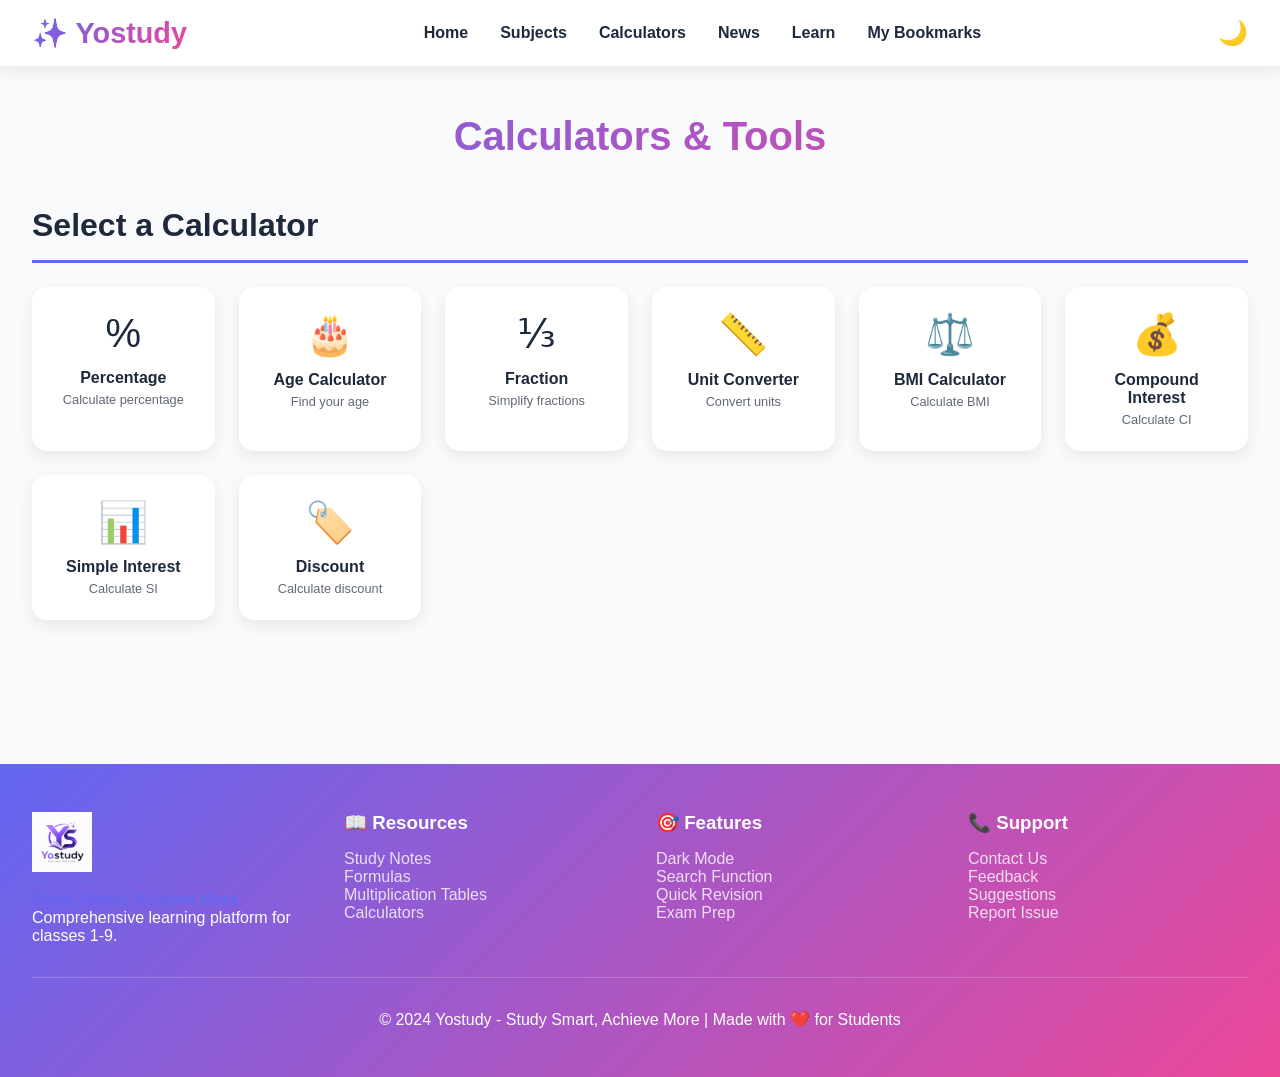
<file: calculators.html>
<!DOCTYPE html>
<html lang="en">
<head>
    <meta charset="UTF-8">
    <meta name="viewport" content="width=device-width, initial-scale=1.0">
    <title>Calculators | Yostudy</title>
    <link rel="stylesheet" href="styles.css">
</head>
<body>
    <!-- NAVBAR -->
    <!-- NAVBAR -->
    <nav>
        <div class="navbar">
            <a href="index.html" class="logo">✨ Yostudy</a>
            <ul class="nav-links">
                <li><a href="index.html">Home</a></li>
                <li><a href="study.html">Subjects</a></li>
                <li><a href="calculators-hub.html">Calculators</a></li>
                <li><a href="news.html">News</a></li>
                <li><a href="download-zone.html">Learn</a></li>
                <li><a href="#">My Bookmarks</a></li>
            </ul>
            <button class="theme-toggle" onclick="toggleTheme()">🌙</button>
            <div class="hamburger" onclick="toggleMenu()">
                <span></span>
                <span></span>
                <span></span>
            </div>
        </div>
    </nav>

    <!-- CONTENT -->
    <div class="content-wrapper">
        <h1 class="page-title">Calculators & Tools</h1>

        <!-- CALCULATOR SELECTION -->
        <div class="subsection">
            <h2>Select a Calculator</h2>
            <div class="utilities-grid">
                <div class="utility-card" onclick="switchCalculator('percentage')">
                    <div class="utility-icon">%</div>
                    <h3>Percentage</h3>
                    <p>Calculate percentage</p>
                </div>
                <div class="utility-card" onclick="switchCalculator('age')">
                    <div class="utility-icon">🎂</div>
                    <h3>Age Calculator</h3>
                    <p>Find your age</p>
                </div>
                <div class="utility-card" onclick="switchCalculator('fraction')">
                    <div class="utility-icon">⅓</div>
                    <h3>Fraction</h3>
                    <p>Simplify fractions</p>
                </div>
                <div class="utility-card" onclick="switchCalculator('unit')">
                    <div class="utility-icon">📏</div>
                    <h3>Unit Converter</h3>
                    <p>Convert units</p>
                </div>
                <div class="utility-card" onclick="switchCalculator('bmi')">
                    <div class="utility-icon">⚖️</div>
                    <h3>BMI Calculator</h3>
                    <p>Calculate BMI</p>
                </div>
                <div class="utility-card" onclick="switchCalculator('compound')">
                    <div class="utility-icon">💰</div>
                    <h3>Compound Interest</h3>
                    <p>Calculate CI</p>
                </div>
                <div class="utility-card" onclick="switchCalculator('simple')">
                    <div class="utility-icon">📊</div>
                    <h3>Simple Interest</h3>
                    <p>Calculate SI</p>
                </div>
                <div class="utility-card" onclick="switchCalculator('discount')">
                    <div class="utility-icon">🏷️</div>
                    <h3>Discount</h3>
                    <p>Calculate discount</p>
                </div>
            </div>
        </div>

        <!-- CALCULATORS -->

        <!-- Percentage Calculator -->
        <div id="percentage-calc" class="calculator-section" style="display: none;">
            <h2>Percentage Calculator</h2>
            <div>
                <label style="display: block; margin-bottom: 1rem; font-weight: 600;">What is X% of Y?</label>
                <input type="number" class="calc-input" id="percent-part" placeholder="Enter part value" onchange="calculatePercentage()">
                <input type="number" class="calc-input" id="percent-whole" placeholder="Enter whole value" onchange="calculatePercentage()">
                <div class="calc-result" id="percent-result">Result: 0%</div>
            </div>
        </div>

        <!-- Age Calculator -->
        <div id="age-calc" class="calculator-section" style="display: none;">
            <h2>Age Calculator</h2>
            <div>
                <label style="display: block; margin-bottom: 1rem; font-weight: 600;">Select Your Date of Birth</label>
                <input type="date" class="calc-input" id="birth-date" onchange="calculateAge()">
                <div class="calc-result" id="age-result">Result: --</div>
            </div>
        </div>

        <!-- Fraction Calculator -->
        <div id="fraction-calc" class="calculator-section" style="display: none;">
            <h2>Fraction Simplifier</h2>
            <div>
                <label style="display: block; margin-bottom: 1rem; font-weight: 600;">Simplify Fractions</label>
                <input type="number" class="calc-input" id="numerator" placeholder="Numerator" onchange="simplifyFraction()">
                <input type="number" class="calc-input" id="denominator" placeholder="Denominator" onchange="simplifyFraction()">
                <div class="calc-result" id="fraction-result">Result: --</div>
            </div>
        </div>

        <!-- Unit Converter -->
        <div id="unit-calc" class="calculator-section" style="display: none;">
            <h2>Length Converter</h2>
            <div>
                <label style="display: block; margin-bottom: 1rem; font-weight: 600;">Convert Length Units</label>
                <input type="number" class="calc-input" id="meter-input" placeholder="Meters" onchange="convertUnits()">
                <div class="calc-result" id="unit-result">Result: --</div>
                <p style="text-align: center; margin-top: 1rem; opacity: 0.8; font-size: 0.9rem;">Converts to: cm, feet, km</p>
            </div>
        </div>

        <!-- BMI Calculator -->
        <div id="bmi-calc" class="calculator-section" style="display: none;">
            <h2>BMI Calculator</h2>
            <div>
                <label style="display: block; margin-bottom: 1rem; font-weight: 600;">Calculate Body Mass Index</label>
                <input type="number" class="calc-input" id="weight" placeholder="Weight (kg)" onchange="calculateBMI()">
                <input type="number" class="calc-input" id="height" placeholder="Height (cm)" onchange="calculateBMI()">
                <div class="calc-result" id="bmi-result">Result: --</div>
                <div style="background: rgba(99, 102, 241, 0.1); padding: 1rem; border-radius: 10px; margin-top: 1rem; font-size: 0.9rem;">
                    <p><strong>BMI Categories:</strong></p>
                    <p>Underweight: BMI &lt; 18.5</p>
                    <p>Normal: 18.5 - 24.9</p>
                    <p>Overweight: 25 - 29.9</p>
                    <p>Obese: BMI ≥ 30</p>
                </div>
            </div>
        </div>

        <!-- Compound Interest Calculator -->
        <div id="compound-calc" class="calculator-section" style="display: none;">
            <h2>Compound Interest Calculator</h2>
            <div>
                <label style="display: block; margin-bottom: 1rem; font-weight: 600;">A = P(1 + r/100)^t</label>
                <input type="number" class="calc-input" id="principal" placeholder="Principal Amount (₹)" onchange="calculateCompound()">
                <input type="number" class="calc-input" id="rate" placeholder="Rate of Interest (% p.a.)" onchange="calculateCompound()">
                <input type="number" class="calc-input" id="time" placeholder="Time Period (years)" onchange="calculateCompound()">
                <div class="calc-result" id="compound-result">Result: ₹0</div>
                <p style="text-align: center; margin-top: 1rem; opacity: 0.8; font-size: 0.9rem;">Formula: CI = A - P</p>
            </div>
        </div>

        <!-- Simple Interest Calculator -->
        <div id="simple-calc" class="calculator-section" style="display: none;">
            <h2>Simple Interest Calculator</h2>
            <div>
                <label style="display: block; margin-bottom: 1rem; font-weight: 600;">SI = (P × R × T) / 100</label>
                <input type="number" class="calc-input" id="si-principal" placeholder="Principal Amount (₹)" onchange="calculateSimpleInterest()">
                <input type="number" class="calc-input" id="si-rate" placeholder="Rate of Interest (% p.a.)" onchange="calculateSimpleInterest()">
                <input type="number" class="calc-input" id="si-time" placeholder="Time Period (years)" onchange="calculateSimpleInterest()">
                <div class="calc-result" id="si-result">Result: ₹0</div>
                <div style="background: rgba(99, 102, 241, 0.1); padding: 1rem; border-radius: 10px; margin-top: 1rem; font-size: 0.9rem;">
                    <p><strong>Example:</strong></p>
                    <p>P = ₹1000, R = 10%, T = 2</p>
                    <p>SI = (1000 × 10 × 2) / 100 = ₹200</p>
                </div>
            </div>
        </div>

        <!-- Discount Calculator -->
        <div id="discount-calc" class="calculator-section" style="display: none;">
            <h2>Discount Calculator</h2>
            <div>
                <label style="display: block; margin-bottom: 1rem; font-weight: 600;">Calculate Discount Amount</label>
                <input type="number" class="calc-input" id="original-price" placeholder="Original Price (₹)" onchange="calculateDiscount()">
                <input type="number" class="calc-input" id="discount-percent" placeholder="Discount (%)" onchange="calculateDiscount()">
                <div class="calc-result" id="discount-result">Result: --</div>
                <p style="text-align: center; margin-top: 1rem; opacity: 0.8; font-size: 0.9rem;">Formula: Final Price = Original - Discount Amount</p>
            </div>
        </div>
    </div>

    <!-- FOOTER -->
    <footer>
        <div class="footer-content">
            <div class="footer-section">
                <img src="yostudy-logo.png" alt="Yostudy Logo" style="height: 60px; width: auto; margin-bottom: 15px;">
                <p style="font-weight: bold; color: #6366f1;">Study Smart, Achieve More</p>
                <p>Comprehensive learning platform for classes 1-9.</p>
            </div>
            <div class="footer-section">
                <h3>📖 Resources</h3>
                <ul>
                    <li><a href="study.html">Study Notes</a></li>
                    <li><a href="formulas.html">Formulas</a></li>
                    <li><a href="multiplication.html">Multiplication Tables</a></li>
                    <li><a href="calculators-hub.html">Calculators</a></li>
                </ul>
            </div>
            <div class="footer-section">
                <h3>🎯 Features</h3>
                <ul>
                    <li><a>Dark Mode</a></li>
                    <li><a>Search Function</a></li>
                    <li><a>Quick Revision</a></li>
                    <li><a>Exam Prep</a></li>
                </ul>
            </div>
            <div class="footer-section">
                <h3>📞 Support</h3>
                <ul>
                    <li><a>Contact Us</a></li>
                    <li><a>Feedback</a></li>
                    <li><a>Suggestions</a></li>
                    <li><a>Report Issue</a></li>
                </ul>
            </div>
        </div>
        <div class="footer-bottom">
            <p>&copy; 2024 Yostudy - Study Smart, Achieve More | Made with ❤️ for Students</p>
        </div>
    </footer>

    <script src="script.js"></script>
</body>
</html>
</file>
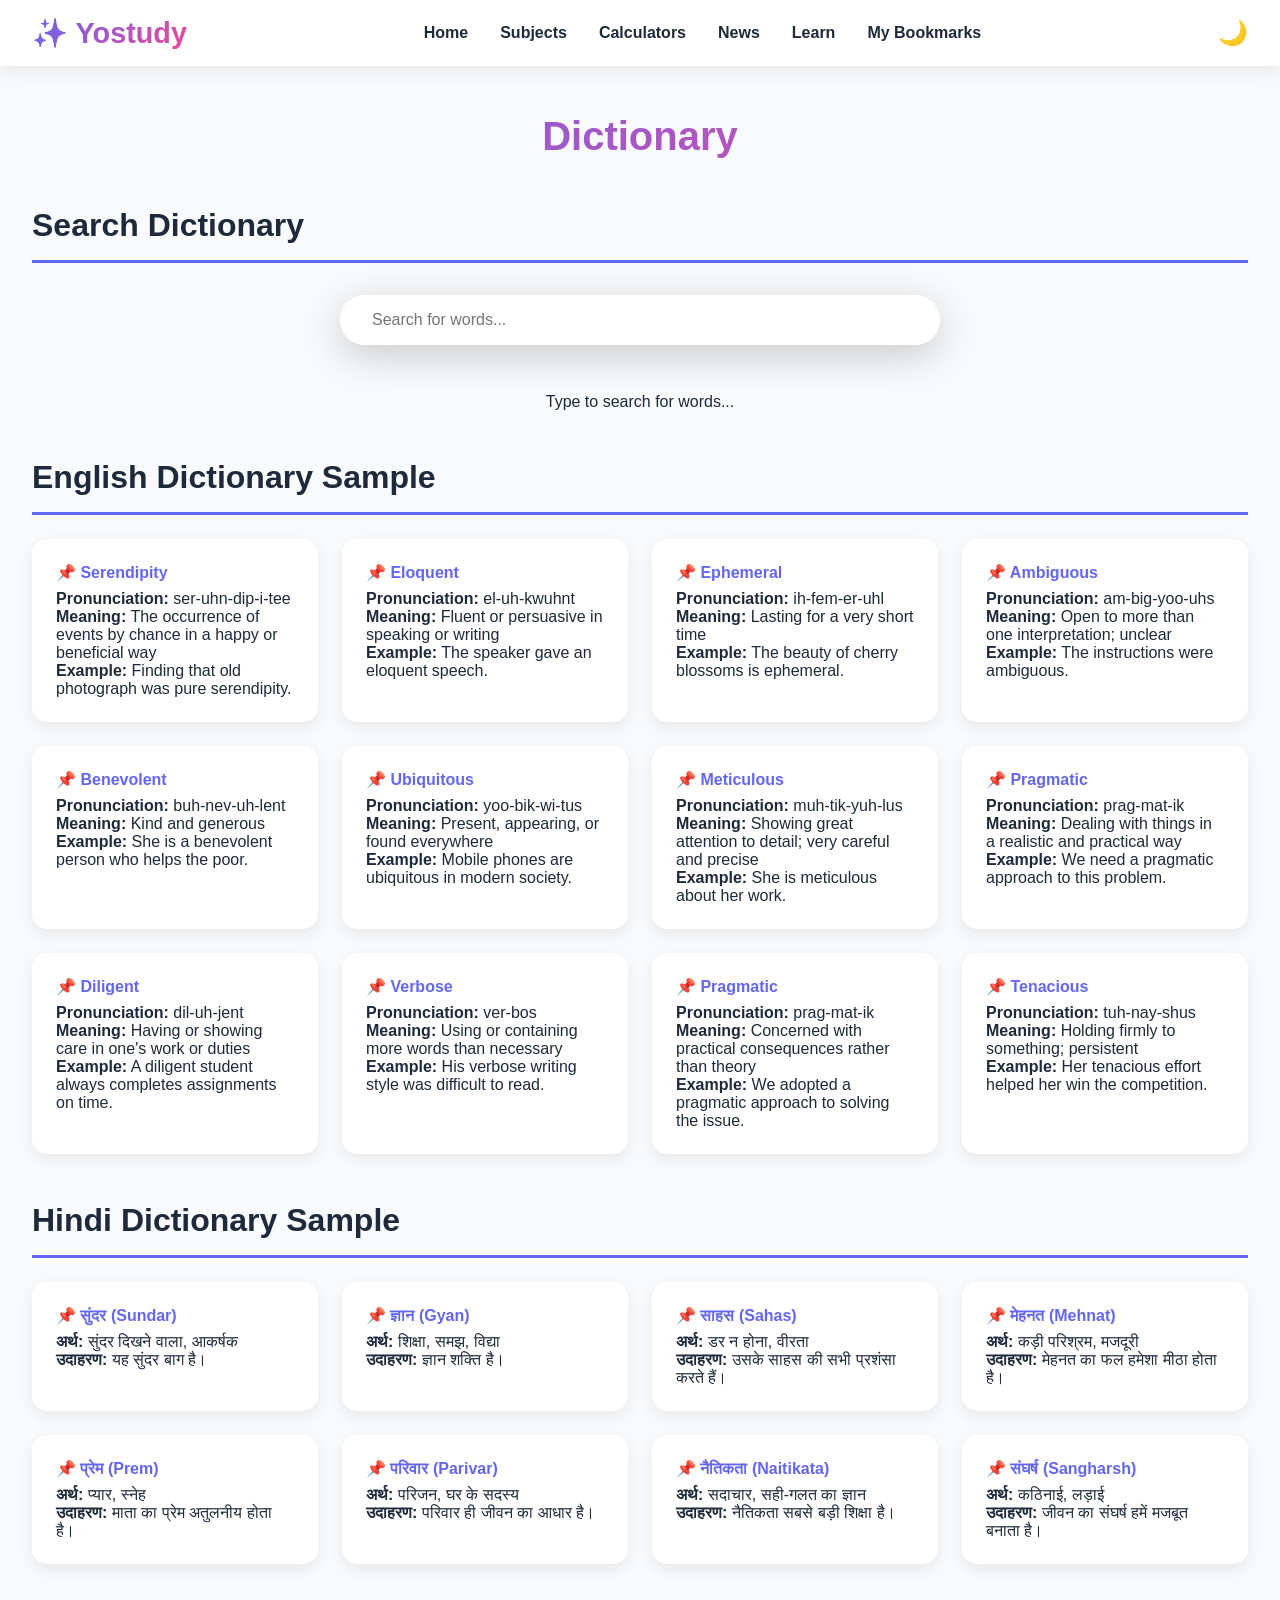
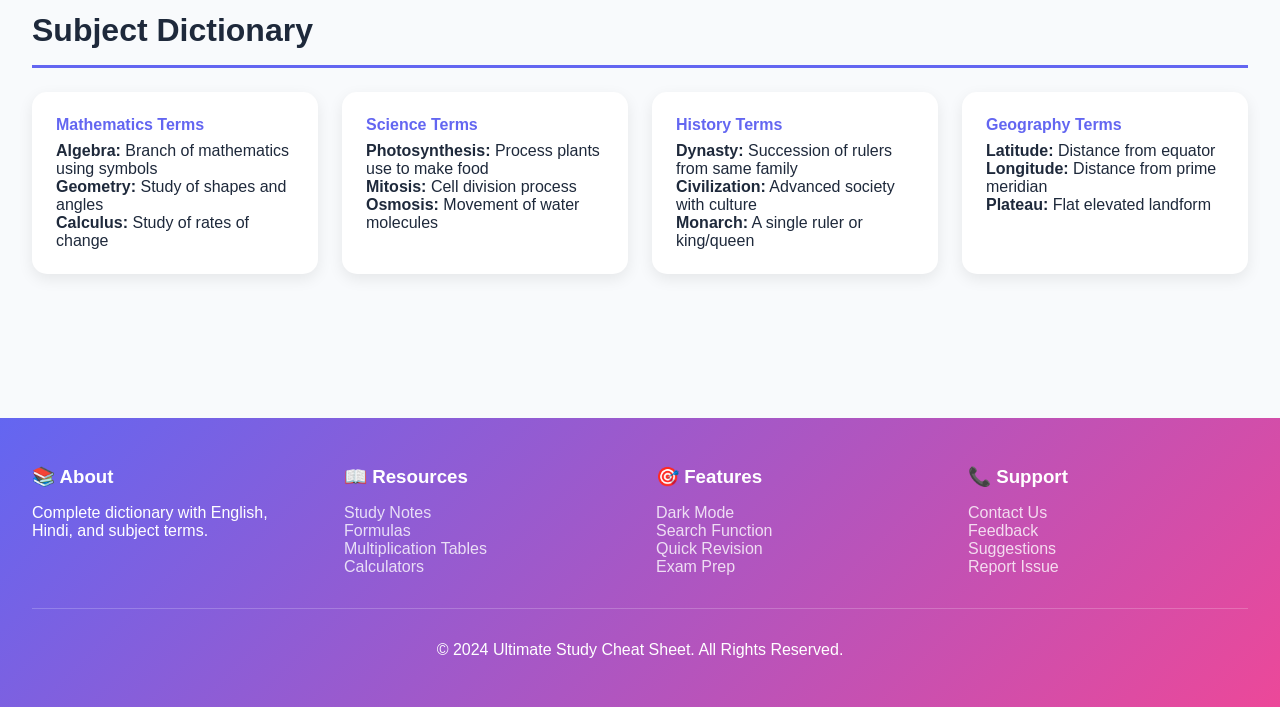
<file: dictionary.html>
<!DOCTYPE html>
<html lang="en">
<head>
    <meta charset="UTF-8">
    <meta name="viewport" content="width=device-width, initial-scale=1.0">
    <title>Dictionary | Ultimate Study</title>
    <link rel="stylesheet" href="styles.css">
</head>
<body>
    <!-- NAVBAR -->
    <!-- NAVBAR -->
    <nav>
        <div class="navbar">
            <a href="index.html" class="logo">✨ Yostudy</a>
            <ul class="nav-links">
                <li><a href="index.html">Home</a></li>
                <li><a href="study.html">Subjects</a></li>
                <li><a href="calculators-hub.html">Calculators</a></li>
                <li><a href="news.html">News</a></li>
                <li><a href="download-zone.html">Learn</a></li>
                <li><a href="#">My Bookmarks</a></li>
            </ul>
            <button class="theme-toggle" onclick="toggleTheme()">🌙</button>
            <div class="hamburger" onclick="toggleMenu()">
                <span></span>
                <span></span>
                <span></span>
            </div>
        </div>
    </nav>

    <!-- CONTENT -->
    <div class="content-wrapper">
        <h1 class="page-title">Dictionary</h1>

        <!-- SEARCH SECTION -->
        <div class="subsection">
            <h2>Search Dictionary</h2>
            <div style="max-width: 600px; margin: 2rem auto;">
                <input type="text" class="search-input" id="dict-search" 
                       placeholder="Search for words..." 
                       onkeyup="searchDictionary()">
            </div>
        </div>

        <!-- RESULTS -->
        <div class="subsection">
            <div class="grid-2" id="dict-results">
                <!-- Search results will appear here -->
            </div>
        </div>

        <!-- ENGLISH DICTIONARY SAMPLE -->
        <div class="subsection">
            <h2>English Dictionary Sample</h2>
            <div class="grid-2">
                <div class="card">
                    <h4>📌 Serendipity</h4>
                    <p><strong>Pronunciation:</strong> ser-uhn-dip-i-tee</p>
                    <p><strong>Meaning:</strong> The occurrence of events by chance in a happy or beneficial way</p>
                    <p><strong>Example:</strong> Finding that old photograph was pure serendipity.</p>
                </div>
                <div class="card">
                    <h4>📌 Eloquent</h4>
                    <p><strong>Pronunciation:</strong> el-uh-kwuhnt</p>
                    <p><strong>Meaning:</strong> Fluent or persuasive in speaking or writing</p>
                    <p><strong>Example:</strong> The speaker gave an eloquent speech.</p>
                </div>
                <div class="card">
                    <h4>📌 Ephemeral</h4>
                    <p><strong>Pronunciation:</strong> ih-fem-er-uhl</p>
                    <p><strong>Meaning:</strong> Lasting for a very short time</p>
                    <p><strong>Example:</strong> The beauty of cherry blossoms is ephemeral.</p>
                </div>
                <div class="card">
                    <h4>📌 Ambiguous</h4>
                    <p><strong>Pronunciation:</strong> am-big-yoo-uhs</p>
                    <p><strong>Meaning:</strong> Open to more than one interpretation; unclear</p>
                    <p><strong>Example:</strong> The instructions were ambiguous.</p>
                </div>
                <div class="card">
                    <h4>📌 Benevolent</h4>
                    <p><strong>Pronunciation:</strong> buh-nev-uh-lent</p>
                    <p><strong>Meaning:</strong> Kind and generous</p>
                    <p><strong>Example:</strong> She is a benevolent person who helps the poor.</p>
                </div>
                <div class="card">
                    <h4>📌 Ubiquitous</h4>
                    <p><strong>Pronunciation:</strong> yoo-bik-wi-tus</p>
                    <p><strong>Meaning:</strong> Present, appearing, or found everywhere</p>
                    <p><strong>Example:</strong> Mobile phones are ubiquitous in modern society.</p>
                </div>
                <div class="card">
                    <h4>📌 Meticulous</h4>
                    <p><strong>Pronunciation:</strong> muh-tik-yuh-lus</p>
                    <p><strong>Meaning:</strong> Showing great attention to detail; very careful and precise</p>
                    <p><strong>Example:</strong> She is meticulous about her work.</p>
                </div>
                <div class="card">
                    <h4>📌 Pragmatic</h4>
                    <p><strong>Pronunciation:</strong> prag-mat-ik</p>
                    <p><strong>Meaning:</strong> Dealing with things in a realistic and practical way</p>
                    <p><strong>Example:</strong> We need a pragmatic approach to this problem.</p>
                </div>
                <div class="card">
                    <h4>📌 Diligent</h4>
                    <p><strong>Pronunciation:</strong> dil-uh-jent</p>
                    <p><strong>Meaning:</strong> Having or showing care in one's work or duties</p>
                    <p><strong>Example:</strong> A diligent student always completes assignments on time.</p>
                </div>
                <div class="card">
                    <h4>📌 Verbose</h4>
                    <p><strong>Pronunciation:</strong> ver-bos</p>
                    <p><strong>Meaning:</strong> Using or containing more words than necessary</p>
                    <p><strong>Example:</strong> His verbose writing style was difficult to read.</p>
                </div>
                <div class="card">
                    <h4>📌 Pragmatic</h4>
                    <p><strong>Pronunciation:</strong> prag-mat-ik</p>
                    <p><strong>Meaning:</strong> Concerned with practical consequences rather than theory</p>
                    <p><strong>Example:</strong> We adopted a pragmatic approach to solving the issue.</p>
                </div>
                <div class="card">
                    <h4>📌 Tenacious</h4>
                    <p><strong>Pronunciation:</strong> tuh-nay-shus</p>
                    <p><strong>Meaning:</strong> Holding firmly to something; persistent</p>
                    <p><strong>Example:</strong> Her tenacious effort helped her win the competition.</p>
                </div>
            </div>
        </div>

        <!-- HINDI DICTIONARY SAMPLE -->
        <div class="subsection">
            <h2>Hindi Dictionary Sample</h2>
            <div class="grid-2">
                <div class="card">
                    <h4>📌 सुंदर (Sundar)</h4>
                    <p><strong>अर्थ:</strong> सुंदर दिखने वाला, आकर्षक</p>
                    <p><strong>उदाहरण:</strong> यह सुंदर बाग है।</p>
                </div>
                <div class="card">
                    <h4>📌 ज्ञान (Gyan)</h4>
                    <p><strong>अर्थ:</strong> शिक्षा, समझ, विद्या</p>
                    <p><strong>उदाहरण:</strong> ज्ञान शक्ति है।</p>
                </div>
                <div class="card">
                    <h4>📌 साहस (Sahas)</h4>
                    <p><strong>अर्थ:</strong> डर न होना, वीरता</p>
                    <p><strong>उदाहरण:</strong> उसके साहस की सभी प्रशंसा करते हैं।</p>
                </div>
                <div class="card">
                    <h4>📌 मेहनत (Mehnat)</h4>
                    <p><strong>अर्थ:</strong> कड़ी परिश्रम, मजदूरी</p>
                    <p><strong>उदाहरण:</strong> मेहनत का फल हमेशा मीठा होता है।</p>
                </div>
                <div class="card">
                    <h4>📌 प्रेम (Prem)</h4>
                    <p><strong>अर्थ:</strong> प्यार, स्नेह</p>
                    <p><strong>उदाहरण:</strong> माता का प्रेम अतुलनीय होता है।</p>
                </div>
                <div class="card">
                    <h4>📌 परिवार (Parivar)</h4>
                    <p><strong>अर्थ:</strong> परिजन, घर के सदस्य</p>
                    <p><strong>उदाहरण:</strong> परिवार ही जीवन का आधार है।</p>
                </div>
                <div class="card">
                    <h4>📌 नैतिकता (Naitikata)</h4>
                    <p><strong>अर्थ:</strong> सदाचार, सही-गलत का ज्ञान</p>
                    <p><strong>उदाहरण:</strong> नैतिकता सबसे बड़ी शिक्षा है।</p>
                </div>
                <div class="card">
                    <h4>📌 संघर्ष (Sangharsh)</h4>
                    <p><strong>अर्थ:</strong> कठिनाई, लड़ाई</p>
                    <p><strong>उदाहरण:</strong> जीवन का संघर्ष हमें मजबूत बनाता है।</p>
                </div>
            </div>
        </div>

        <!-- SUBJECT DICTIONARY -->
        <div class="subsection">
            <h2>Subject Dictionary</h2>
            <div class="grid-2">
                <div class="card">
                    <h4>Mathematics Terms</h4>
                    <p><strong>Algebra:</strong> Branch of mathematics using symbols</p>
                    <p><strong>Geometry:</strong> Study of shapes and angles</p>
                    <p><strong>Calculus:</strong> Study of rates of change</p>
                </div>
                <div class="card">
                    <h4>Science Terms</h4>
                    <p><strong>Photosynthesis:</strong> Process plants use to make food</p>
                    <p><strong>Mitosis:</strong> Cell division process</p>
                    <p><strong>Osmosis:</strong> Movement of water molecules</p>
                </div>
                <div class="card">
                    <h4>History Terms</h4>
                    <p><strong>Dynasty:</strong> Succession of rulers from same family</p>
                    <p><strong>Civilization:</strong> Advanced society with culture</p>
                    <p><strong>Monarch:</strong> A single ruler or king/queen</p>
                </div>
                <div class="card">
                    <h4>Geography Terms</h4>
                    <p><strong>Latitude:</strong> Distance from equator</p>
                    <p><strong>Longitude:</strong> Distance from prime meridian</p>
                    <p><strong>Plateau:</strong> Flat elevated landform</p>
                </div>
            </div>
        </div>
    </div>

    <!-- FOOTER -->
    <footer>
        <div class="footer-content">
            <div class="footer-section">
                <h3>📚 About</h3>
                <p>Complete dictionary with English, Hindi, and subject terms.</p>
            </div>
            <div class="footer-section">
                <h3>📖 Resources</h3>
                <ul>
                    <li><a href="study.html">Study Notes</a></li>
                    <li><a href="formulas.html">Formulas</a></li>
                    <li><a href="multiplication.html">Multiplication Tables</a></li>
                    <li><a href="calculators-hub.html">Calculators</a></li>
                </ul>
            </div>
            <div class="footer-section">
                <h3>🎯 Features</h3>
                <ul>
                    <li><a>Dark Mode</a></li>
                    <li><a>Search Function</a></li>
                    <li><a>Quick Revision</a></li>
                    <li><a>Exam Prep</a></li>
                </ul>
            </div>
            <div class="footer-section">
                <h3>📞 Support</h3>
                <ul>
                    <li><a>Contact Us</a></li>
                    <li><a>Feedback</a></li>
                    <li><a>Suggestions</a></li>
                    <li><a>Report Issue</a></li>
                </ul>
            </div>
        </div>
        <div class="footer-bottom">
            <p>&copy; 2024 Ultimate Study Cheat Sheet. All Rights Reserved.</p>
        </div>
    </footer>

    <script src="script.js"></script>
    <script>
        // Initialize with empty results
        document.getElementById('dict-results').innerHTML = '<p style="grid-column: 1/-1; text-align: center;">Type to search for words...</p>';
    </script>
</body>
</html>
</file>
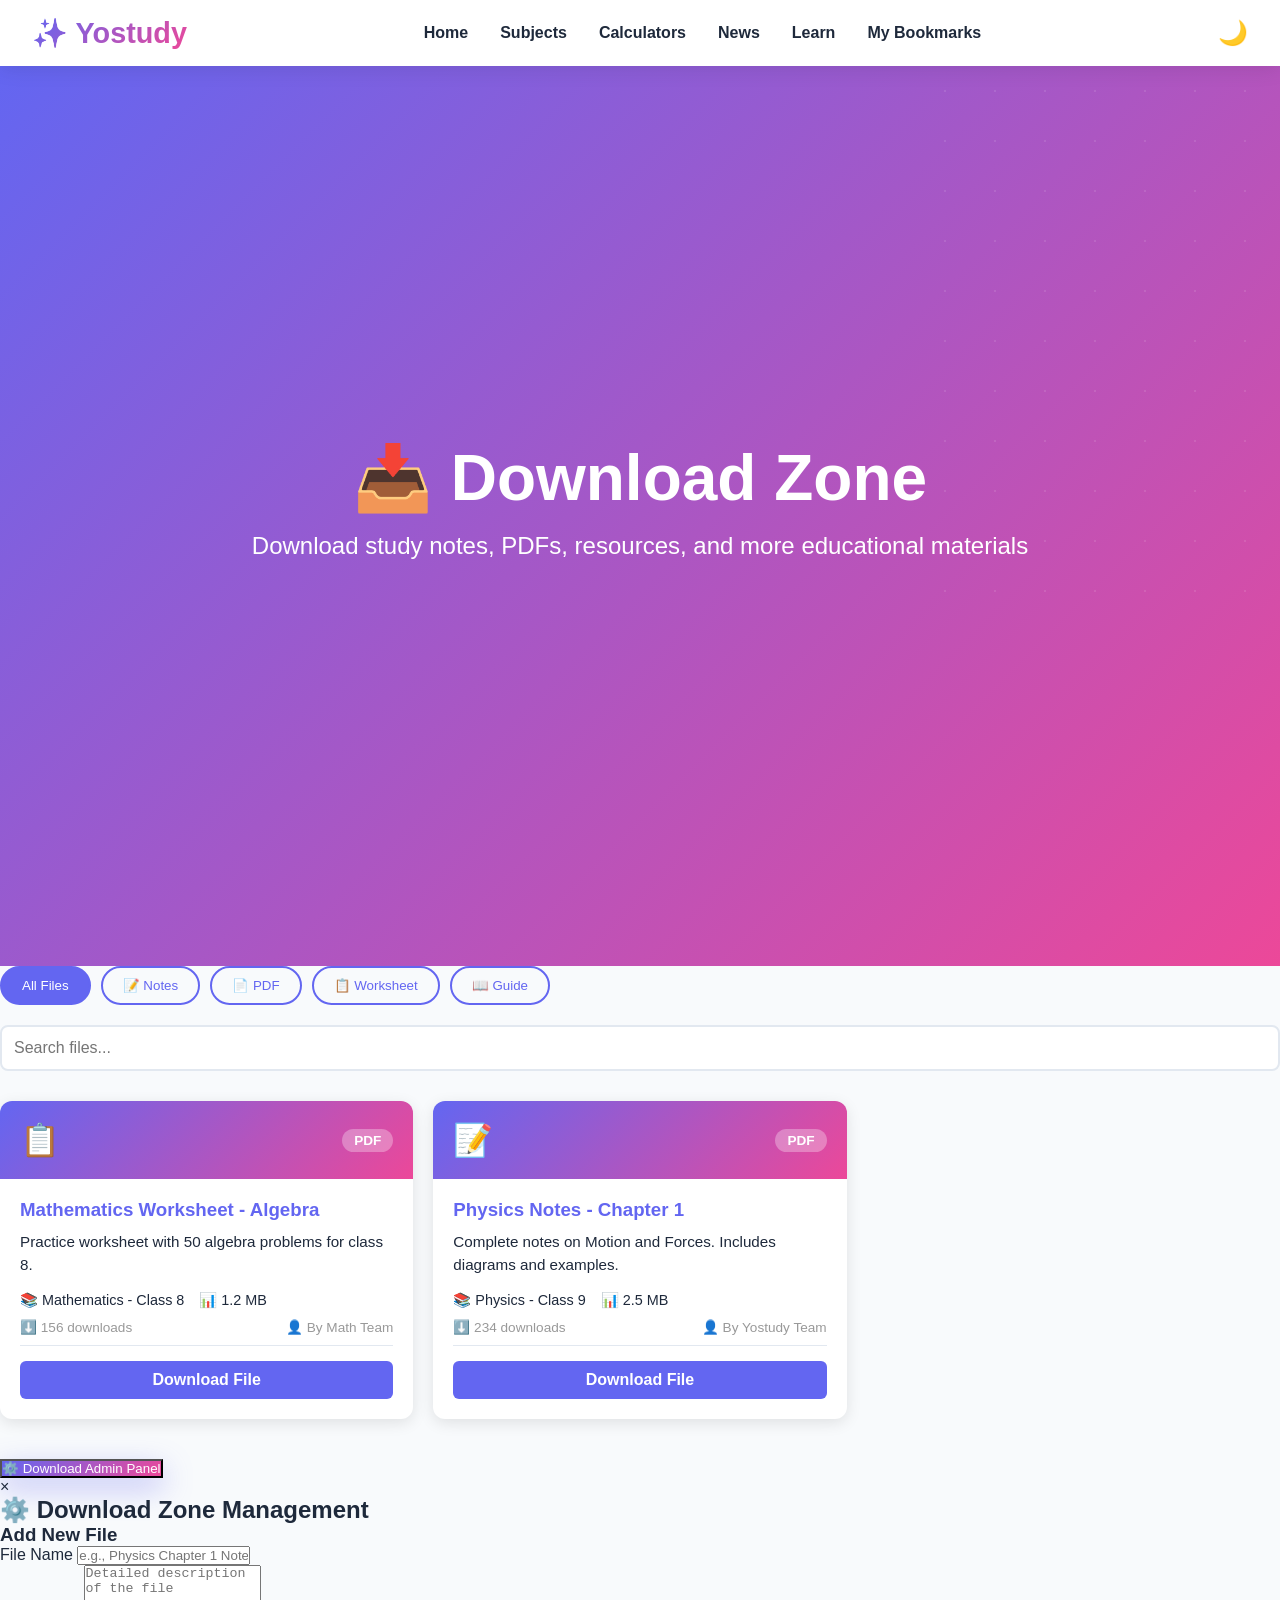
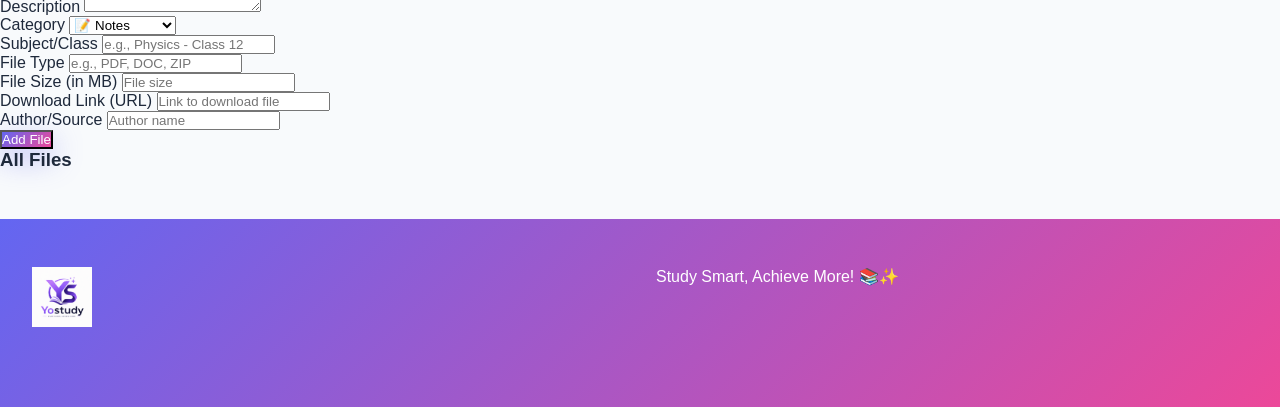
<file: download-zone.html>
<!DOCTYPE html>
<html lang="en">
<head>
    <meta charset="UTF-8">
    <meta name="viewport" content="width=device-width, initial-scale=1.0">
    <title>Yostudy - Download Zone</title>
    <link rel="stylesheet" href="styles.css">
    <link rel="icon" type="image/svg+xml" href="data:image/svg+xml,<svg xmlns='http://www.w3.org/2000/svg' viewBox='0 0 200 200'><rect width='200' height='200' fill='%236366f1'/><g transform='translate(50, 40)'><path d='M 20 10 L 20 90 L 50 90 L 50 10 Z' fill='%23ffffff' stroke='%23ec4899' stroke-width='2'/><path d='M 50 10 L 50 90 L 80 90 L 80 10 Z' fill='%23ec4899' stroke='%23ffffff' stroke-width='2'/><rect x='48' y='10' width='4' height='80' fill='%23ffffff'/><line x1='25' y1='25' x2='45' y2='25' stroke='%23ec4899' stroke-width='1.5'/><line x1='25' y1='35' x2='45' y2='35' stroke='%23ec4899' stroke-width='1.5'/><line x1='25' y1='45' x2='45' y2='45' stroke='%23ec4899' stroke-width='1.5'/><line x1='55' y1='25' x2='75' y2='25' stroke='%23ffffff' stroke-width='1.5'/><line x1='55' y1='35' x2='75' y2='35' stroke='%23ffffff' stroke-width='1.5'/><line x1='55' y1='45' x2='75' y2='45' stroke='%23ffffff' stroke-width='1.5'/></g><text x='100' y='140' font-size='60' font-weight='bold' text-anchor='middle' fill='%23ffffff' font-family='Arial'>Y</text></svg>" />
</head>
<body>
    <!-- NAVBAR -->
    <!-- NAVBAR -->
    <nav>
        <div class="navbar">
            <a href="index.html" class="logo">✨ Yostudy</a>
            <ul class="nav-links">
                <li><a href="index.html">Home</a></li>
                <li><a href="study.html">Subjects</a></li>
                <li><a href="calculators-hub.html">Calculators</a></li>
                <li><a href="news.html">News</a></li>
                <li><a href="download-zone.html">Learn</a></li>
                <li><a href="#">My Bookmarks</a></li>
            </ul>
            <button class="theme-toggle" onclick="toggleTheme()">🌙</button>
            <div class="hamburger" onclick="toggleMenu()">
                <span></span>
                <span></span>
                <span></span>
            </div>
        </div>
    </nav>

    <!-- HERO SECTION -->
    <section class="hero" style="background: linear-gradient(135deg, var(--primary) 0%, var(--secondary) 100%);">
        <div class="hero-content">
            <h1>📥 Download Zone</h1>
            <p>Download study notes, PDFs, resources, and more educational materials</p>
        </div>
    </section>

    <!-- MAIN CONTENT -->
    <main class="container">
        <!-- CATEGORY FILTER -->
        <div class="category-filter">
            <button class="category-btn active" onclick="filterByCategory('all')">All Files</button>
            <button class="category-btn" onclick="filterByCategory('notes')">📝 Notes</button>
            <button class="category-btn" onclick="filterByCategory('pdf')">📄 PDF</button>
            <button class="category-btn" onclick="filterByCategory('worksheet')">📋 Worksheet</button>
            <button class="category-btn" onclick="filterByCategory('guide')">📖 Guide</button>
        </div>

        <!-- SEARCH -->
        <div class="download-search">
            <input type="text" id="searchInput" placeholder="Search files..." onkeyup="searchFiles()">
        </div>

        <!-- FILES GRID -->
        <div class="files-grid" id="filesGrid">
            <!-- Files will be loaded here -->
        </div>

        <!-- ADMIN BUTTON -->
        <div class="admin-section">
            <button class="btn-primary" onclick="showAdminPanel()">⚙️ Download Admin Panel</button>
        </div>
    </main>

    <!-- ADMIN PANEL MODAL -->
    <div id="adminModal" class="modal">
        <div class="modal-content admin-panel">
            <span class="close" onclick="closeAdminPanel()">&times;</span>
            <h2>⚙️ Download Zone Management</h2>

            <!-- ADD FILE FORM -->
            <div class="admin-form">
                <h3>Add New File</h3>
                <form id="fileForm">
                    <div class="form-group">
                        <label>File Name</label>
                        <input type="text" id="fileName" placeholder="e.g., Physics Chapter 1 Notes" required>
                    </div>
                    <div class="form-group">
                        <label>Description</label>
                        <textarea id="fileDescription" placeholder="Detailed description of the file" rows="3" required></textarea>
                    </div>
                    <div class="form-group">
                        <label>Category</label>
                        <select id="fileCategory" required>
                            <option value="notes">📝 Notes</option>
                            <option value="pdf">📄 PDF</option>
                            <option value="worksheet">📋 Worksheet</option>
                            <option value="guide">📖 Guide</option>
                        </select>
                    </div>
                    <div class="form-group">
                        <label>Subject/Class</label>
                        <input type="text" id="fileSubject" placeholder="e.g., Physics - Class 12" required>
                    </div>
                    <div class="form-group">
                        <label>File Type</label>
                        <input type="text" id="fileType" placeholder="e.g., PDF, DOC, ZIP" required>
                    </div>
                    <div class="form-group">
                        <label>File Size (in MB)</label>
                        <input type="number" id="fileSize" placeholder="File size" step="0.1" required>
                    </div>
                    <div class="form-group">
                        <label>Download Link (URL)</label>
                        <input type="url" id="fileUrl" placeholder="Link to download file" required>
                    </div>
                    <div class="form-group">
                        <label>Author/Source</label>
                        <input type="text" id="fileAuthor" placeholder="Author name" required>
                    </div>
                    <button type="submit" class="btn-primary">Add File</button>
                </form>
            </div>

            <!-- FILES LIST -->
            <div class="admin-list">
                <h3>All Files</h3>
                <div id="filesList" class="files-items-list">
                    <!-- Files will be listed here -->
                </div>
            </div>
        </div>
    </div>

    <!-- FOOTER -->
    <footer>
        <div class="footer-content">
            <img src="yostudy-logo.png" style="height: 60px;">
            <p>Study Smart, Achieve More! 📚✨</p>
        </div>
    </footer>

    <script src="script.js"></script>
    <script>
        // Files data stored in localStorage
        const FILES_KEY = 'yostudy_downloads';
        
        // Initialize files data
        function initializeFiles() {
            const existingFiles = localStorage.getItem(FILES_KEY);
            if (!existingFiles) {
                const defaultFiles = [
                    {
                        id: 1,
                        name: 'Physics Notes - Chapter 1',
                        description: 'Complete notes on Motion and Forces. Includes diagrams and examples.',
                        category: 'notes',
                        subject: 'Physics - Class 9',
                        type: 'PDF',
                        size: 2.5,
                        url: '#',
                        author: 'Yostudy Team',
                        downloads: 234,
                        date: new Date().toISOString()
                    },
                    {
                        id: 2,
                        name: 'Mathematics Worksheet - Algebra',
                        description: 'Practice worksheet with 50 algebra problems for class 8.',
                        category: 'worksheet',
                        subject: 'Mathematics - Class 8',
                        type: 'PDF',
                        size: 1.2,
                        url: '#',
                        author: 'Math Team',
                        downloads: 156,
                        date: new Date().toISOString()
                    }
                ];
                localStorage.setItem(FILES_KEY, JSON.stringify(defaultFiles));
            }
            displayFiles('all');
        }

        // Display files
        function displayFiles(filter = 'all') {
            const filesData = JSON.parse(localStorage.getItem(FILES_KEY) || '[]');
            const filesGrid = document.getElementById('filesGrid');
            
            let filteredFiles = filesData;
            if (filter !== 'all') {
                filteredFiles = filesData.filter(file => file.category === filter);
            }

            const getCategoryIcon = (cat) => {
                const icons = { notes: '📝', pdf: '📄', worksheet: '📋', guide: '📖' };
                return icons[cat] || '📄';
            };

            filesGrid.innerHTML = filteredFiles.length > 0 ? filteredFiles.reverse().map(file => `
                <div class="file-card">
                    <div class="file-header">
                        <span class="file-icon">${getCategoryIcon(file.category)}</span>
                        <span class="file-type">${file.type}</span>
                    </div>
                    <div class="file-info">
                        <h3>${file.name}</h3>
                        <p>${file.description}</p>
                        <div class="file-meta">
                            <span>📚 ${file.subject}</span>
                            <span>📊 ${file.size} MB</span>
                        </div>
                        <div class="file-stats">
                            <span>⬇️ ${file.downloads} downloads</span>
                            <span>👤 By ${file.author}</span>
                        </div>
                        <a href="${file.url}" target="_blank" class="btn-download">Download File</a>
                    </div>
                </div>
            `).join('') : '<p style="grid-column: 1/-1; text-align: center; padding: 40px;">No files available</p>';
        }

        // Filter by category
        function filterByCategory(category) {
            document.querySelectorAll('.category-btn').forEach(btn => btn.classList.remove('active'));
            event.target.classList.add('active');
            displayFiles(category);
        }

        // Search files
        function searchFiles() {
            const searchTerm = document.getElementById('searchInput').value.toLowerCase();
            const filesData = JSON.parse(localStorage.getItem(FILES_KEY) || '[]');
            const filesGrid = document.getElementById('filesGrid');
            
            const filteredFiles = filesData.filter(file => 
                file.name.toLowerCase().includes(searchTerm) ||
                file.description.toLowerCase().includes(searchTerm) ||
                file.subject.toLowerCase().includes(searchTerm)
            );

            const getCategoryIcon = (cat) => {
                const icons = { notes: '📝', pdf: '📄', worksheet: '📋', guide: '📖' };
                return icons[cat] || '📄';
            };

            filesGrid.innerHTML = filteredFiles.length > 0 ? filteredFiles.map(file => `
                <div class="file-card">
                    <div class="file-header">
                        <span class="file-icon">${getCategoryIcon(file.category)}</span>
                        <span class="file-type">${file.type}</span>
                    </div>
                    <div class="file-info">
                        <h3>${file.name}</h3>
                        <p>${file.description}</p>
                        <div class="file-meta">
                            <span>📚 ${file.subject}</span>
                            <span>📊 ${file.size} MB</span>
                        </div>
                        <div class="file-stats">
                            <span>⬇️ ${file.downloads} downloads</span>
                            <span>👤 By ${file.author}</span>
                        </div>
                        <a href="${file.url}" target="_blank" class="btn-download">Download File</a>
                    </div>
                </div>
            `).join('') : '<p style="grid-column: 1/-1; text-align: center; padding: 40px;">No files found</p>';
        }

        // Show admin panel
        function showAdminPanel() {
            document.getElementById('adminModal').style.display = 'block';
            loadFilesListInAdmin();
        }

        // Close admin panel
        function closeAdminPanel() {
            document.getElementById('adminModal').style.display = 'none';
        }

        // Load files list in admin
        function loadFilesListInAdmin() {
            const filesData = JSON.parse(localStorage.getItem(FILES_KEY) || '[]');
            const filesList = document.getElementById('filesList');
            
            const getCategoryIcon = (cat) => {
                const icons = { notes: '📝', pdf: '📄', worksheet: '📋', guide: '📖' };
                return icons[cat] || '📄';
            };

            filesList.innerHTML = filesData.length > 0 ? filesData.reverse().map(file => `
                <div class="file-item-admin">
                    <div class="file-item-info">
                        <h4>${getCategoryIcon(file.category)} ${file.name}</h4>
                        <p>${file.description}</p>
                        <small>📚 ${file.subject} | 📊 ${file.size} MB | By ${file.author}</small>
                    </div>
                    <div class="file-item-actions">
                        <button class="btn-small btn-danger" onclick="deleteFile(${file.id})">Delete</button>
                    </div>
                </div>
            `).join('') : '<p>No files added yet</p>';
        }

        // Add file
        document.getElementById('fileForm').addEventListener('submit', function(e) {
            e.preventDefault();
            
            const filesData = JSON.parse(localStorage.getItem(FILES_KEY) || '[]');
            const newFile = {
                id: Date.now(),
                name: document.getElementById('fileName').value,
                description: document.getElementById('fileDescription').value,
                category: document.getElementById('fileCategory').value,
                subject: document.getElementById('fileSubject').value,
                type: document.getElementById('fileType').value,
                size: parseFloat(document.getElementById('fileSize').value),
                url: document.getElementById('fileUrl').value,
                author: document.getElementById('fileAuthor').value,
                downloads: 0,
                date: new Date().toISOString()
            };
            
            filesData.push(newFile);
            localStorage.setItem(FILES_KEY, JSON.stringify(filesData));
            
            // Reset form
            this.reset();
            alert('File added successfully!');
            loadFilesListInAdmin();
            displayFiles('all');
        });

        // Delete file
        function deleteFile(id) {
            if (confirm('Are you sure you want to delete this file?')) {
                let filesData = JSON.parse(localStorage.getItem(FILES_KEY) || '[]');
                filesData = filesData.filter(file => file.id !== id);
                localStorage.setItem(FILES_KEY, JSON.stringify(filesData));
                loadFilesListInAdmin();
                displayFiles('all');
            }
        }

        // Close modal on outside click
        window.onclick = function(event) {
            const modal = document.getElementById('adminModal');
            if (event.target === modal) {
                modal.style.display = 'none';
            }
        }

        // Initialize on page load
        initializeFiles();
    </script>

    <style>
        .category-filter {
            display: flex;
            gap: 10px;
            margin-bottom: 20px;
            flex-wrap: wrap;
        }

        .category-btn {
            padding: 10px 20px;
            border: 2px solid var(--primary);
            background: transparent;
            color: var(--primary);
            border-radius: 20px;
            cursor: pointer;
            transition: all 0.3s;
        }

        .category-btn.active {
            background: var(--primary);
            color: white;
        }

        .category-btn:hover {
            transform: translateY(-2px);
        }

        .download-search {
            margin-bottom: 30px;
        }

        .download-search input {
            width: 100%;
            padding: 12px;
            border: 2px solid var(--border);
            border-radius: 8px;
            font-size: 1em;
        }

        body.dark-mode .download-search input {
            background: var(--dark-card);
            color: var(--dark-text);
            border-color: #444;
        }

        .files-grid {
            display: grid;
            grid-template-columns: repeat(auto-fill, minmax(320px, 1fr));
            gap: 20px;
            margin-bottom: 40px;
        }

        .file-card {
            background: var(--light-card);
            border-radius: 12px;
            overflow: hidden;
            box-shadow: 0 4px 15px rgba(0,0,0,0.1);
            transition: all 0.3s;
            animation: fadeInUp 0.5s ease;
            display: flex;
            flex-direction: column;
        }

        body.dark-mode .file-card {
            background: var(--dark-card);
        }

        .file-card:hover {
            transform: translateY(-8px);
            box-shadow: 0 8px 25px rgba(99,102,241,0.2);
        }

        .file-header {
            background: linear-gradient(135deg, var(--primary), var(--secondary));
            padding: 20px;
            display: flex;
            justify-content: space-between;
            align-items: center;
        }

        .file-icon {
            font-size: 2em;
        }

        .file-type {
            background: rgba(255,255,255,0.3);
            color: white;
            padding: 4px 12px;
            border-radius: 20px;
            font-size: 0.85em;
            font-weight: 600;
        }

        .file-info {
            padding: 20px;
            flex-grow: 1;
            display: flex;
            flex-direction: column;
        }

        .file-info h3 {
            margin: 0 0 10px 0;
            color: var(--primary);
        }

        .file-info p {
            color: var(--light-text);
            font-size: 0.95em;
            line-height: 1.5;
            margin-bottom: 15px;
            flex-grow: 1;
        }

        body.dark-mode .file-info p {
            color: var(--dark-text);
        }

        .file-meta {
            display: flex;
            gap: 15px;
            margin-bottom: 10px;
            font-size: 0.9em;
        }

        .file-stats {
            display: flex;
            justify-content: space-between;
            margin-bottom: 15px;
            font-size: 0.85em;
            color: #999;
            padding-bottom: 10px;
            border-bottom: 1px solid var(--border);
        }

        .btn-download {
            display: inline-block;
            background: var(--primary);
            color: white;
            padding: 10px 20px;
            border-radius: 6px;
            text-decoration: none;
            text-align: center;
            transition: all 0.3s;
            font-weight: 600;
        }

        .btn-download:hover {
            background: var(--secondary);
            transform: translateY(-2px);
        }

        .file-item-admin {
            background: var(--light-card);
            padding: 15px;
            border-radius: 6px;
            margin-bottom: 10px;
            display: flex;
            justify-content: space-between;
            align-items: center;
        }

        body.dark-mode .file-item-admin {
            background: var(--dark-card);
        }

        .file-item-info h4 {
            margin: 0 0 5px 0;
            color: var(--primary);
        }

        .file-item-info p {
            margin: 5px 0;
            font-size: 0.9em;
            color: var(--light-text);
        }

        body.dark-mode .file-item-info p {
            color: var(--dark-text);
        }

        .file-item-info small {
            color: #999;
        }

        .file-item-actions {
            display: flex;
            gap: 10px;
        }
    </style>
</body>
</html>
</file>
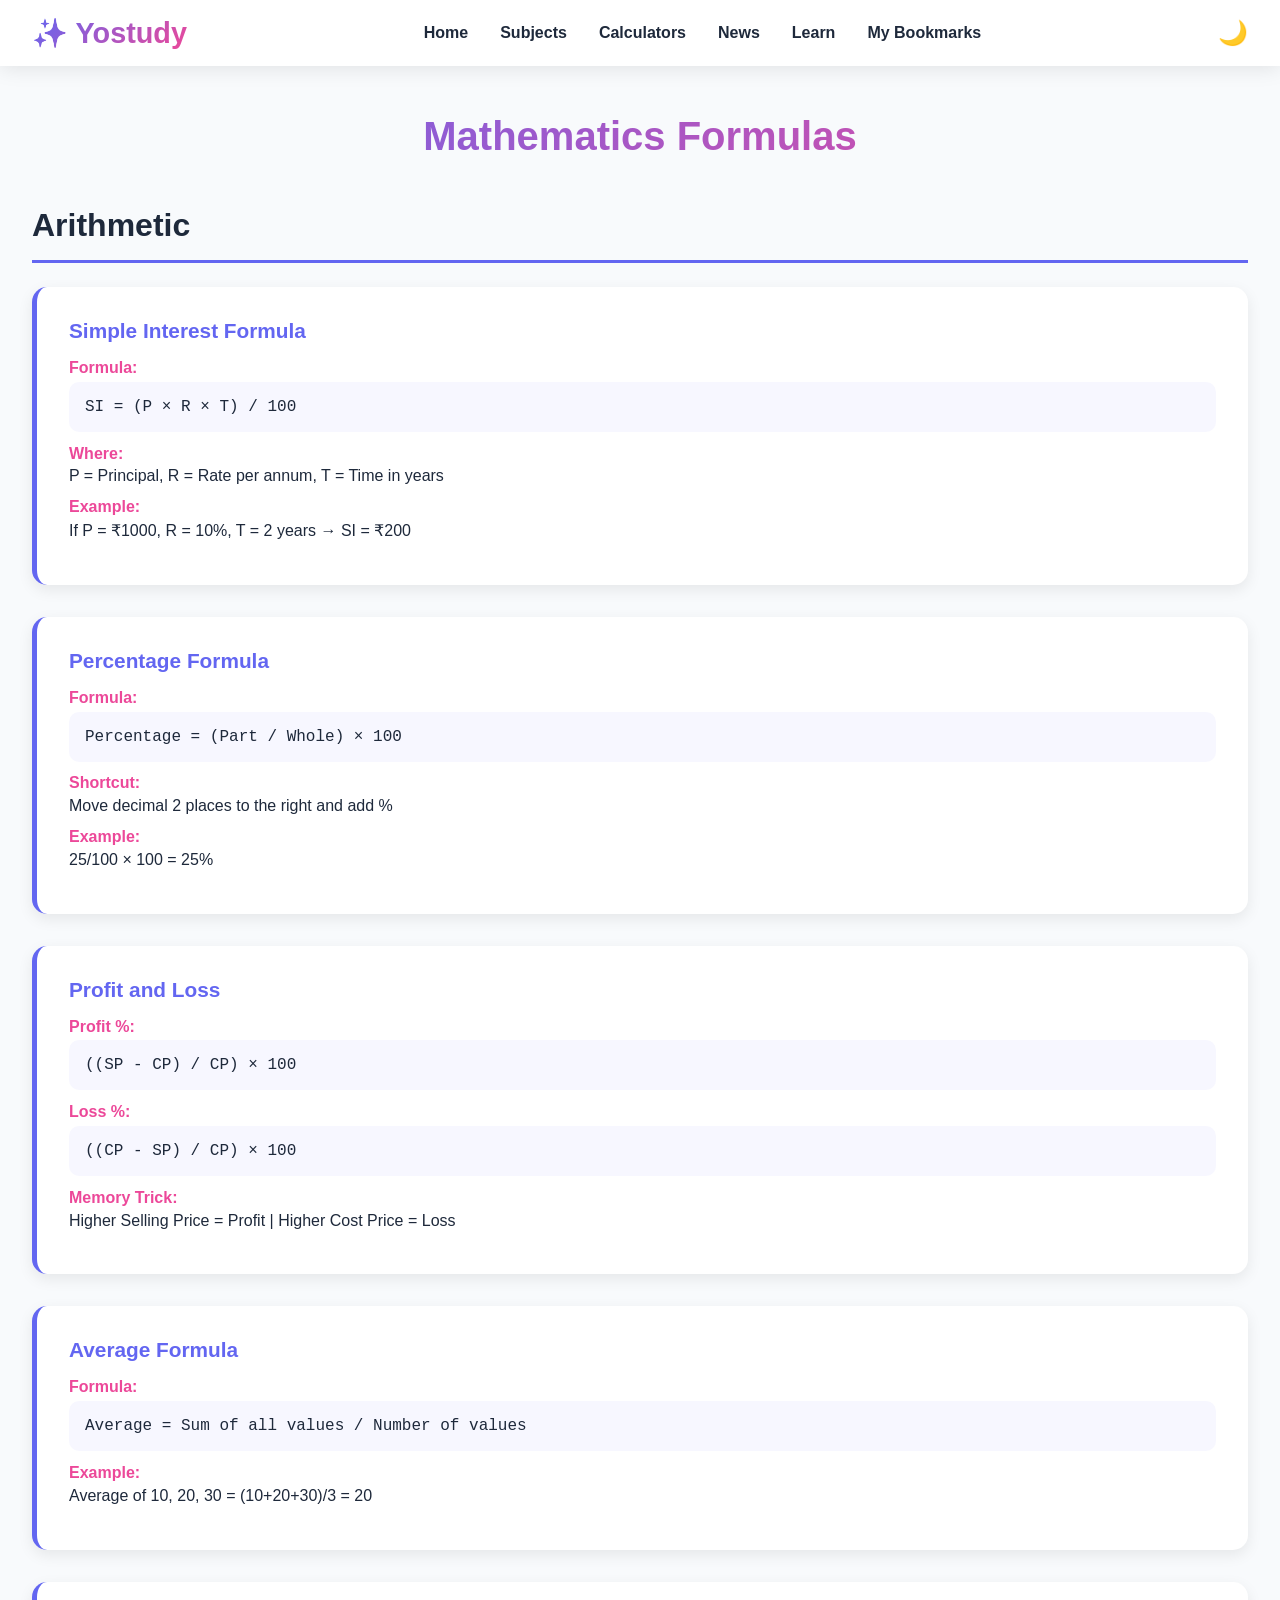
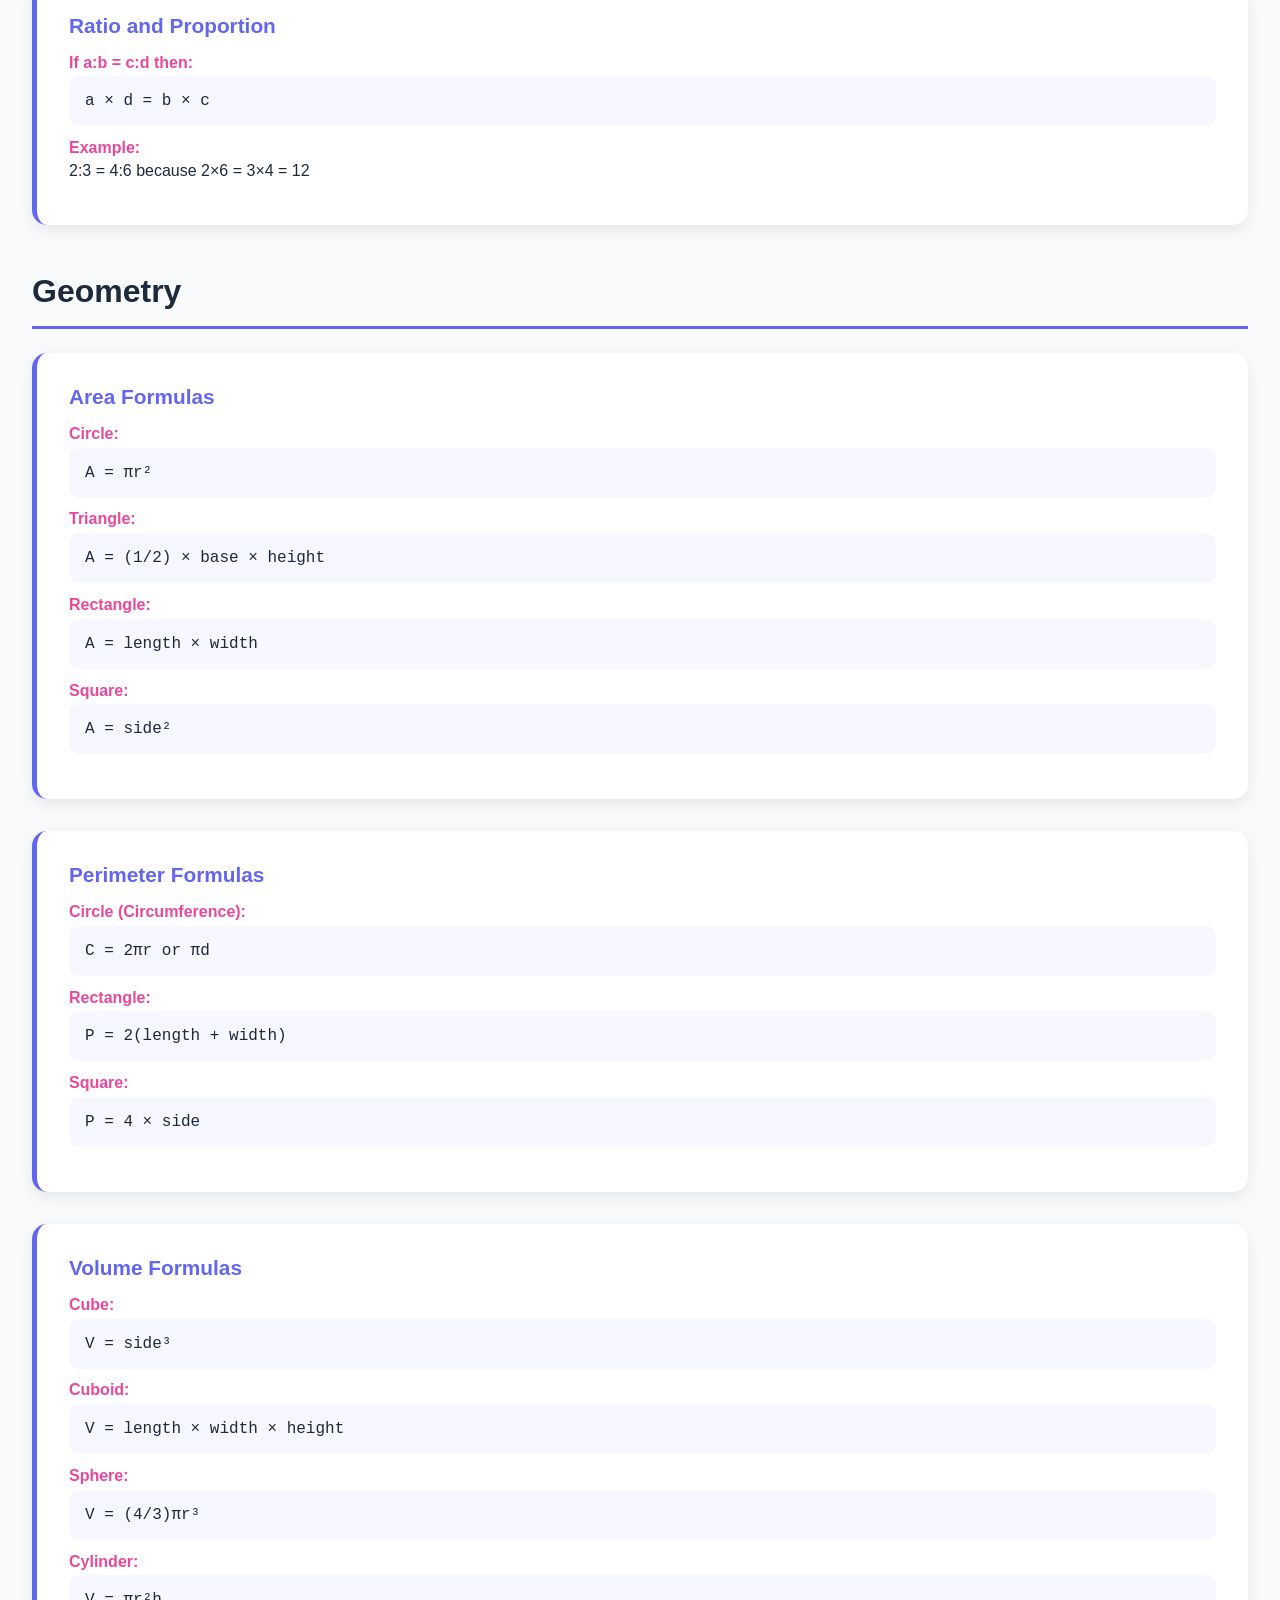
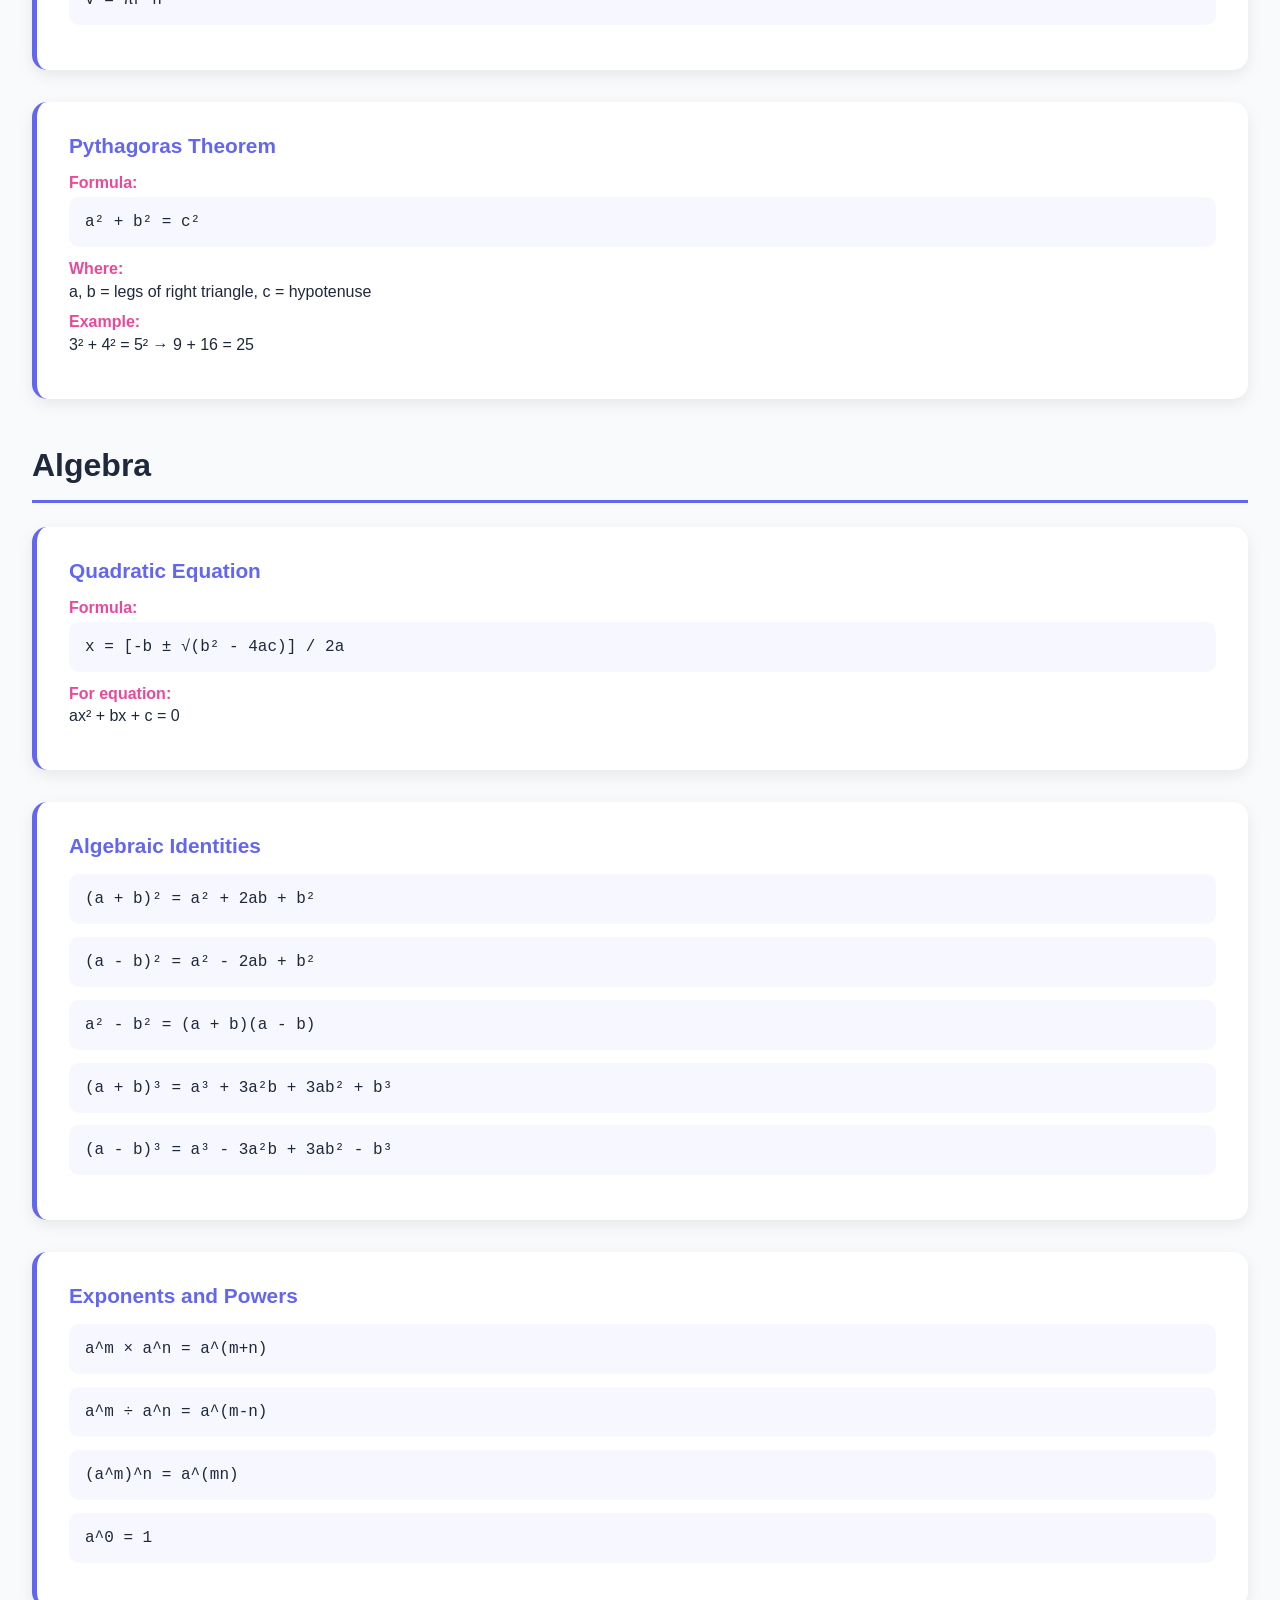
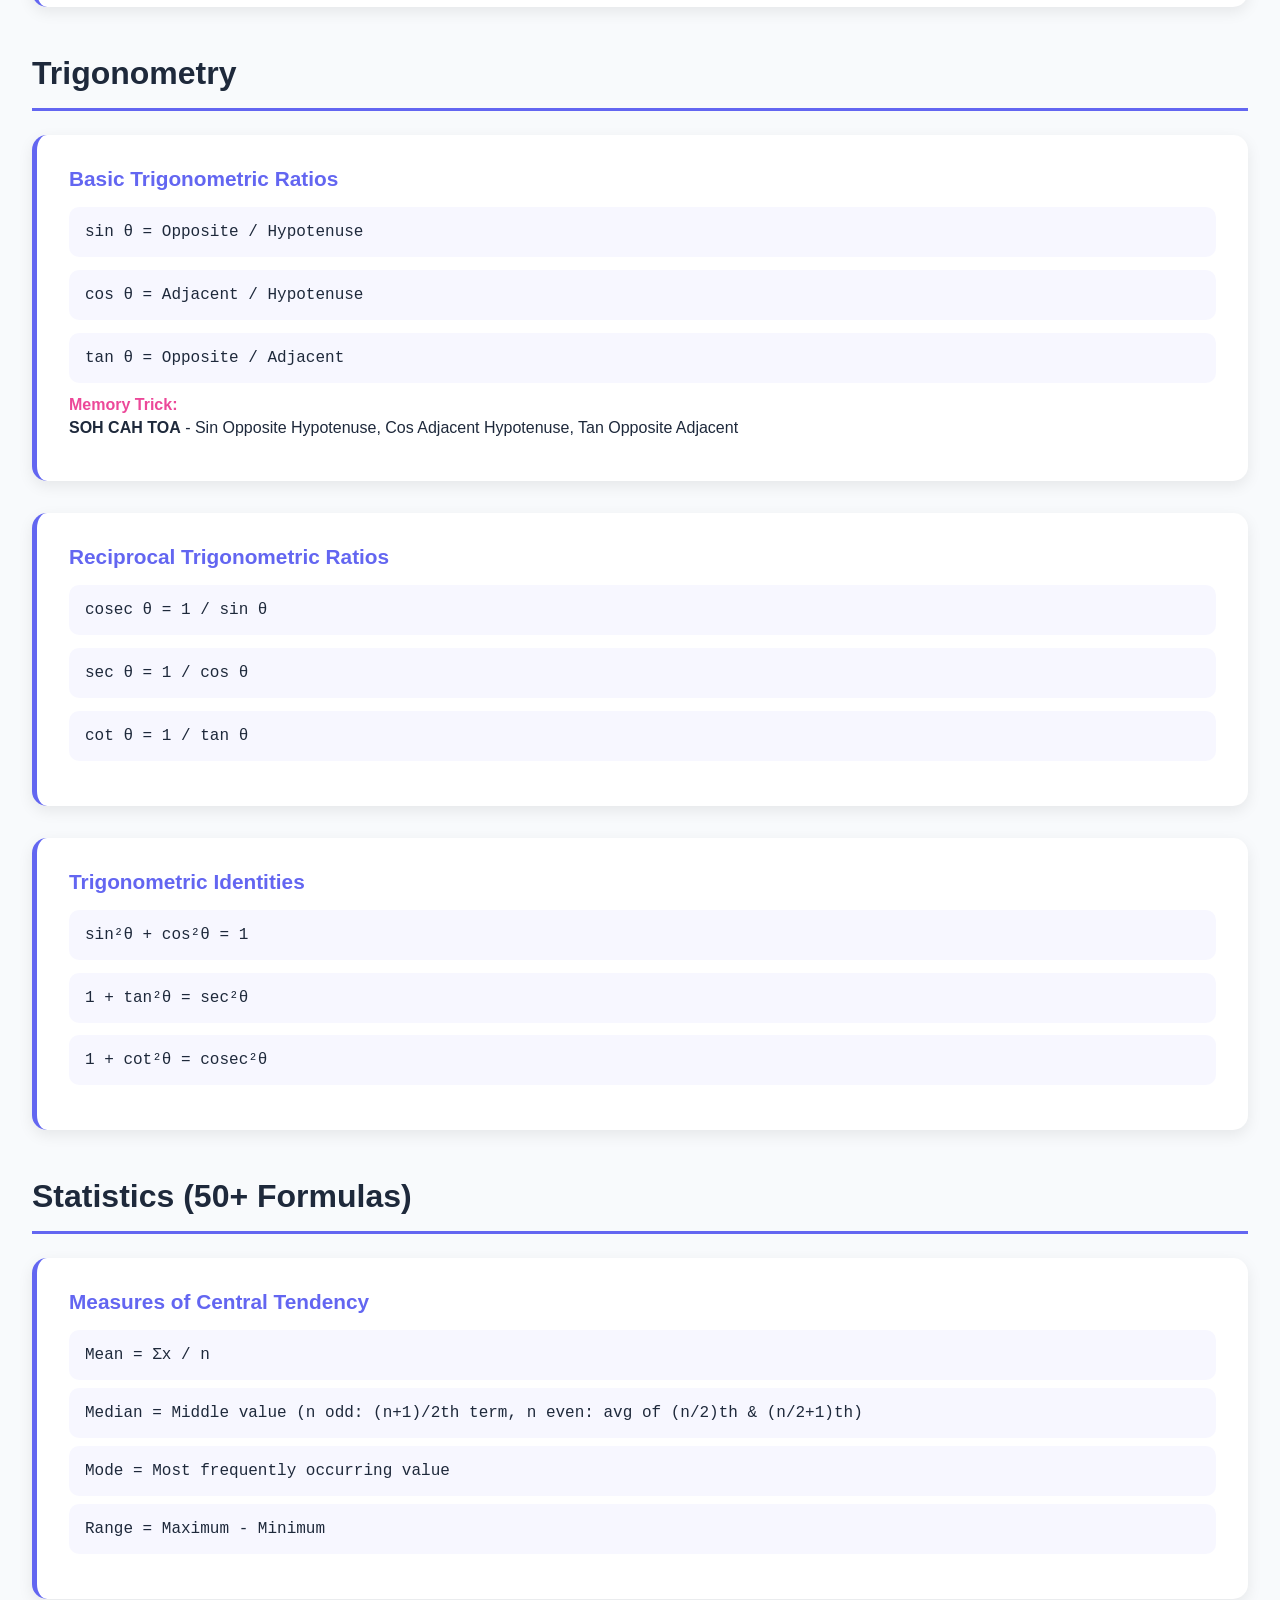
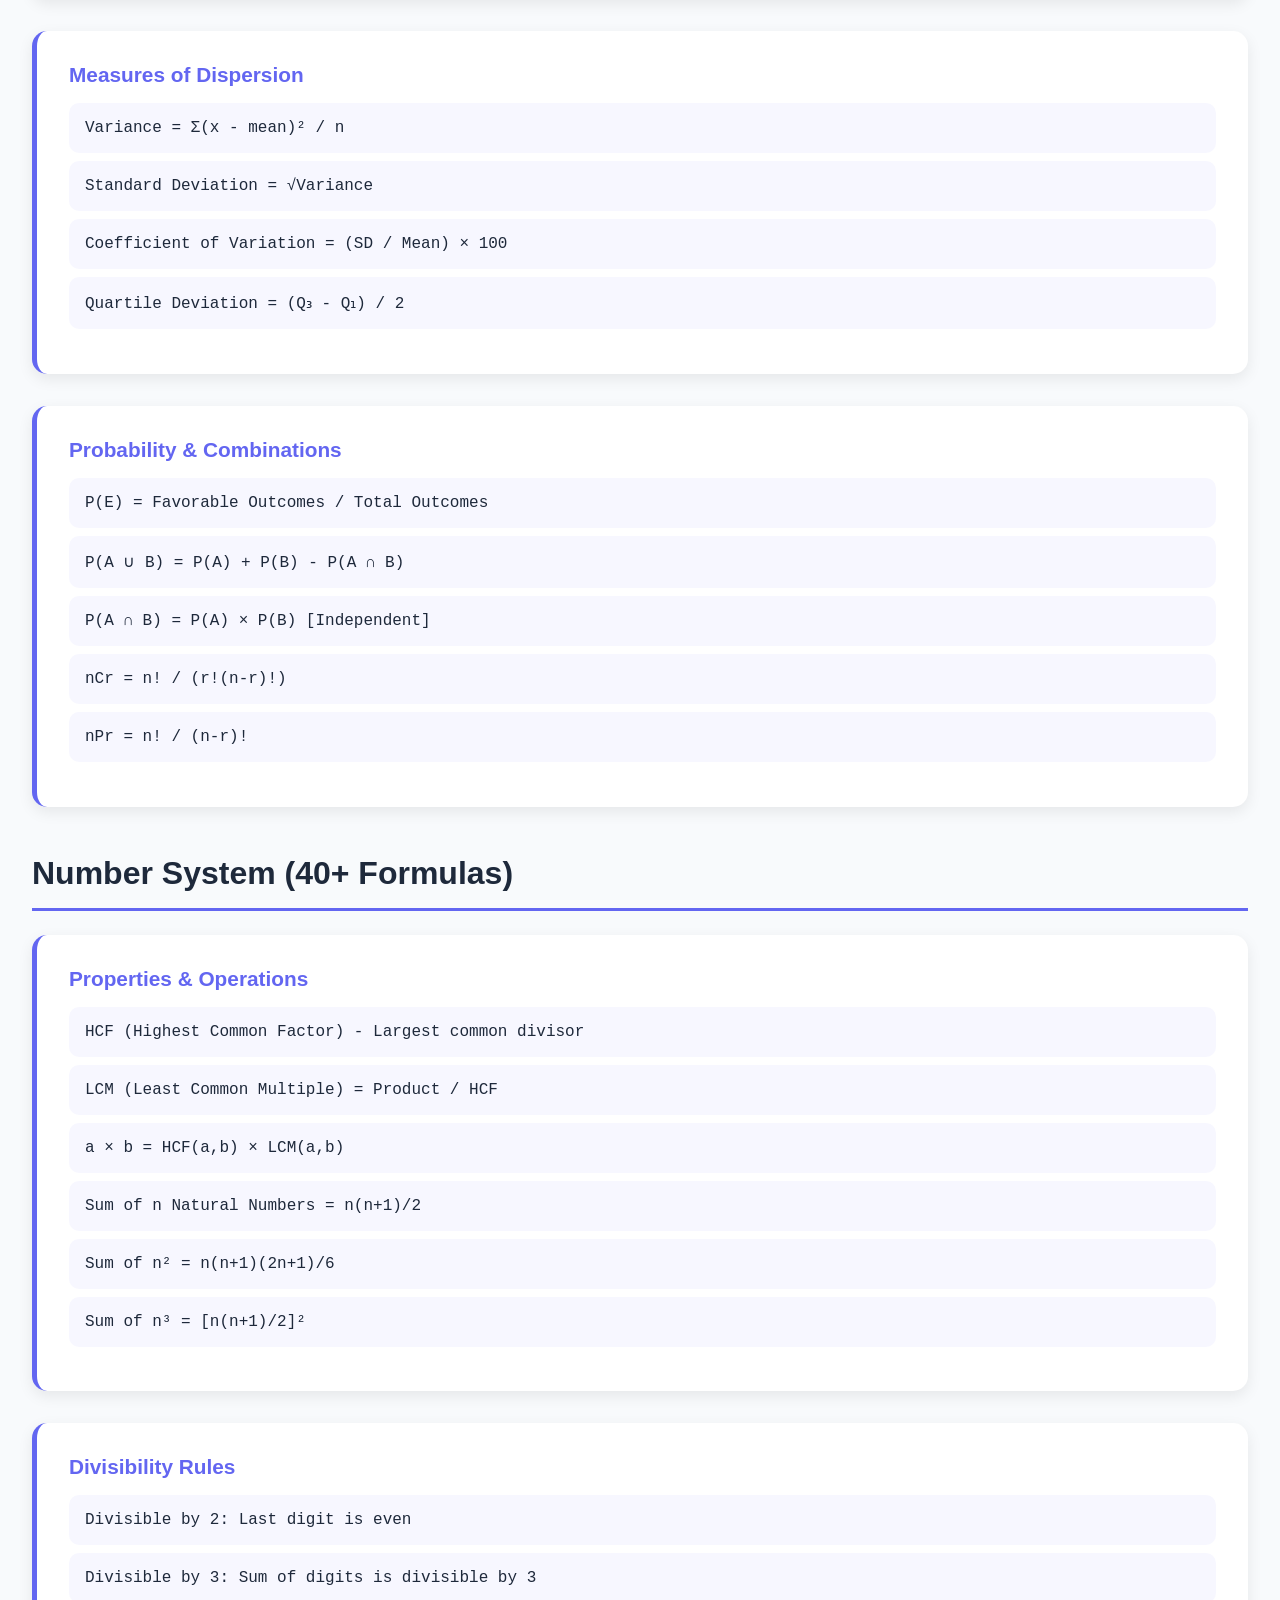
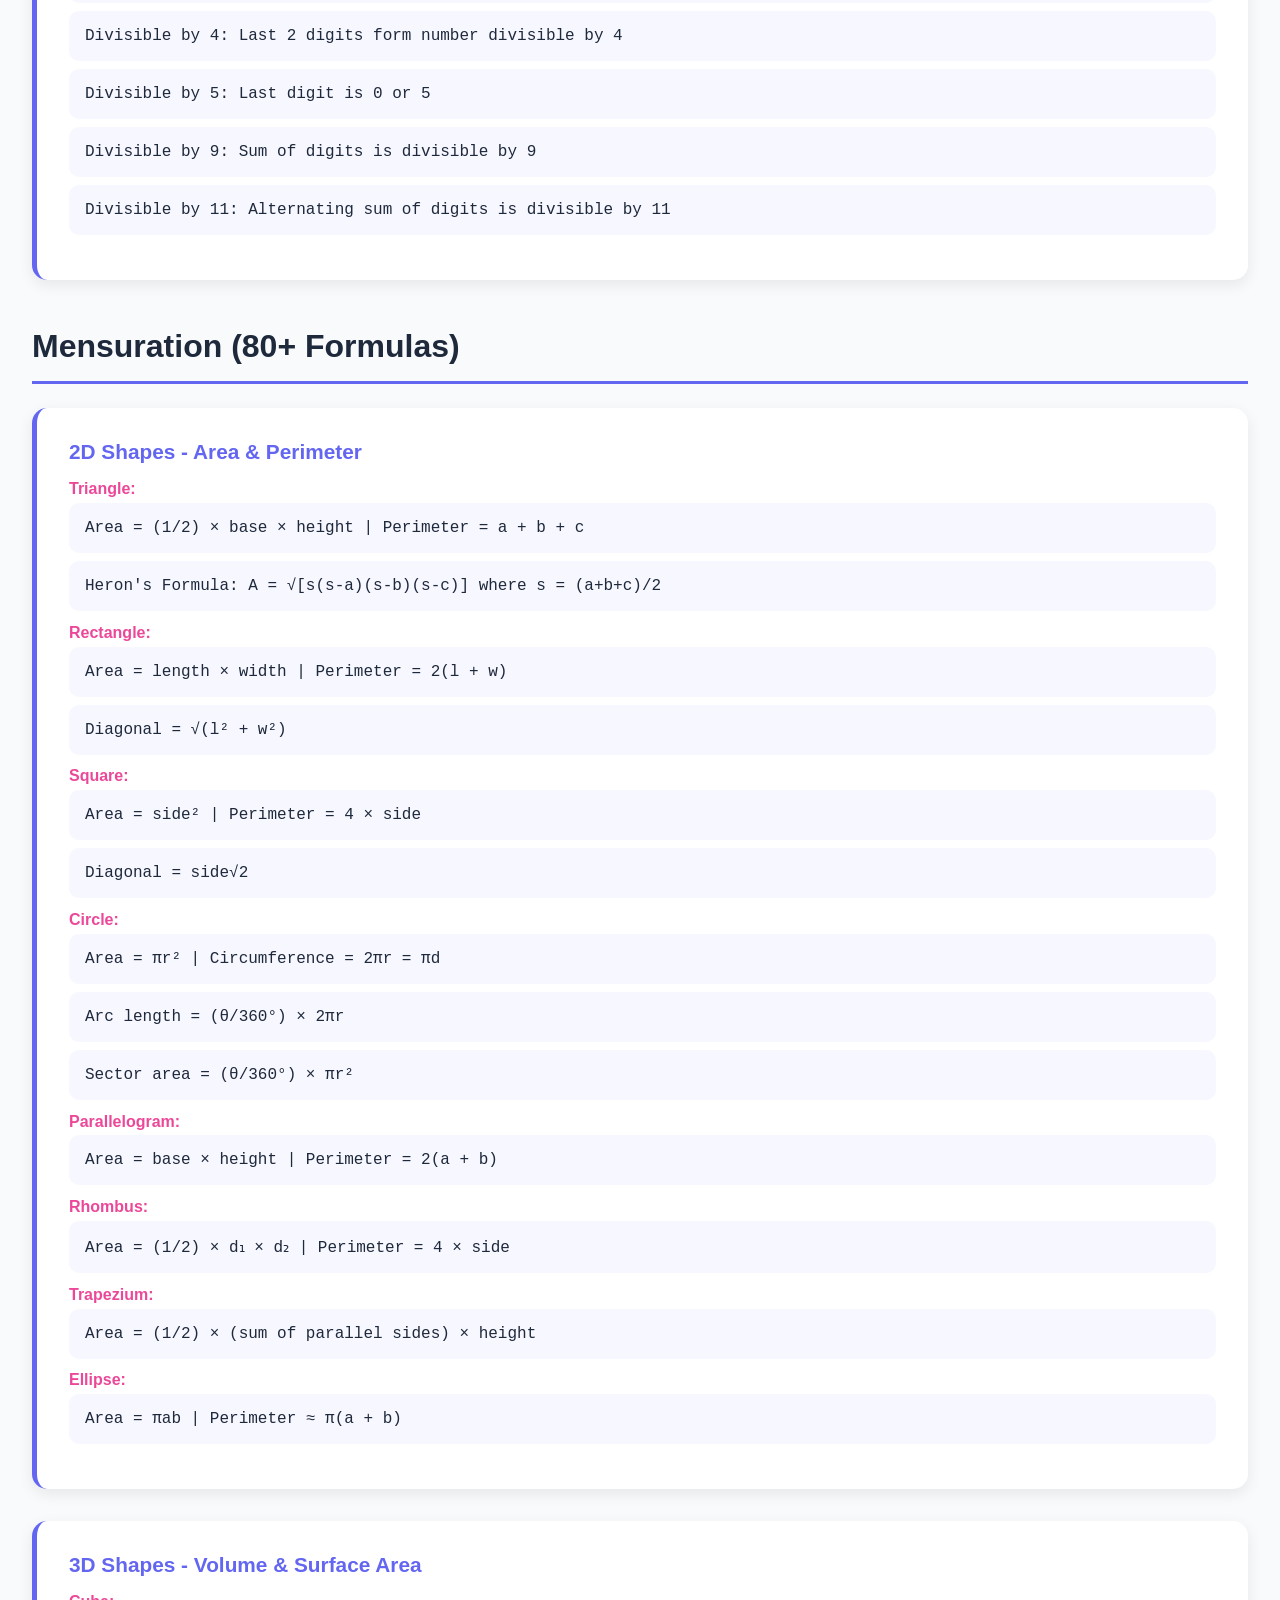
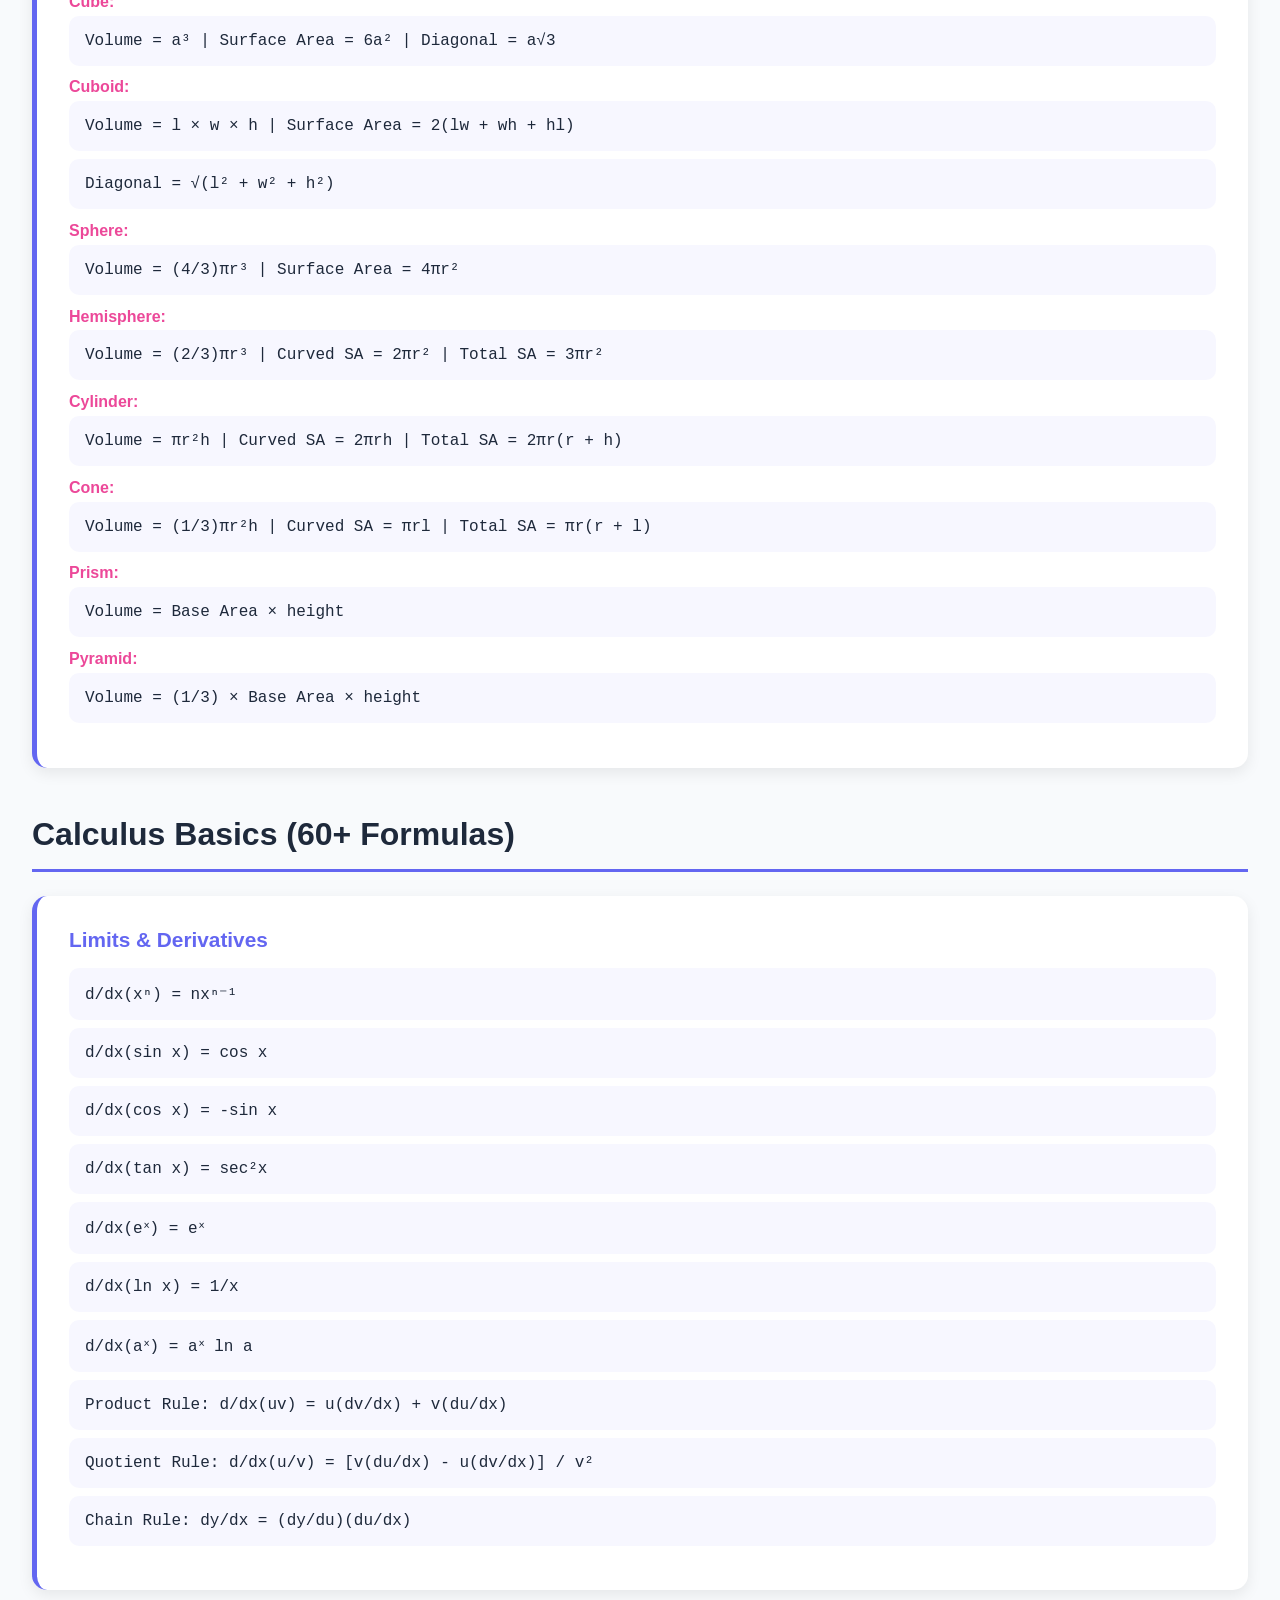
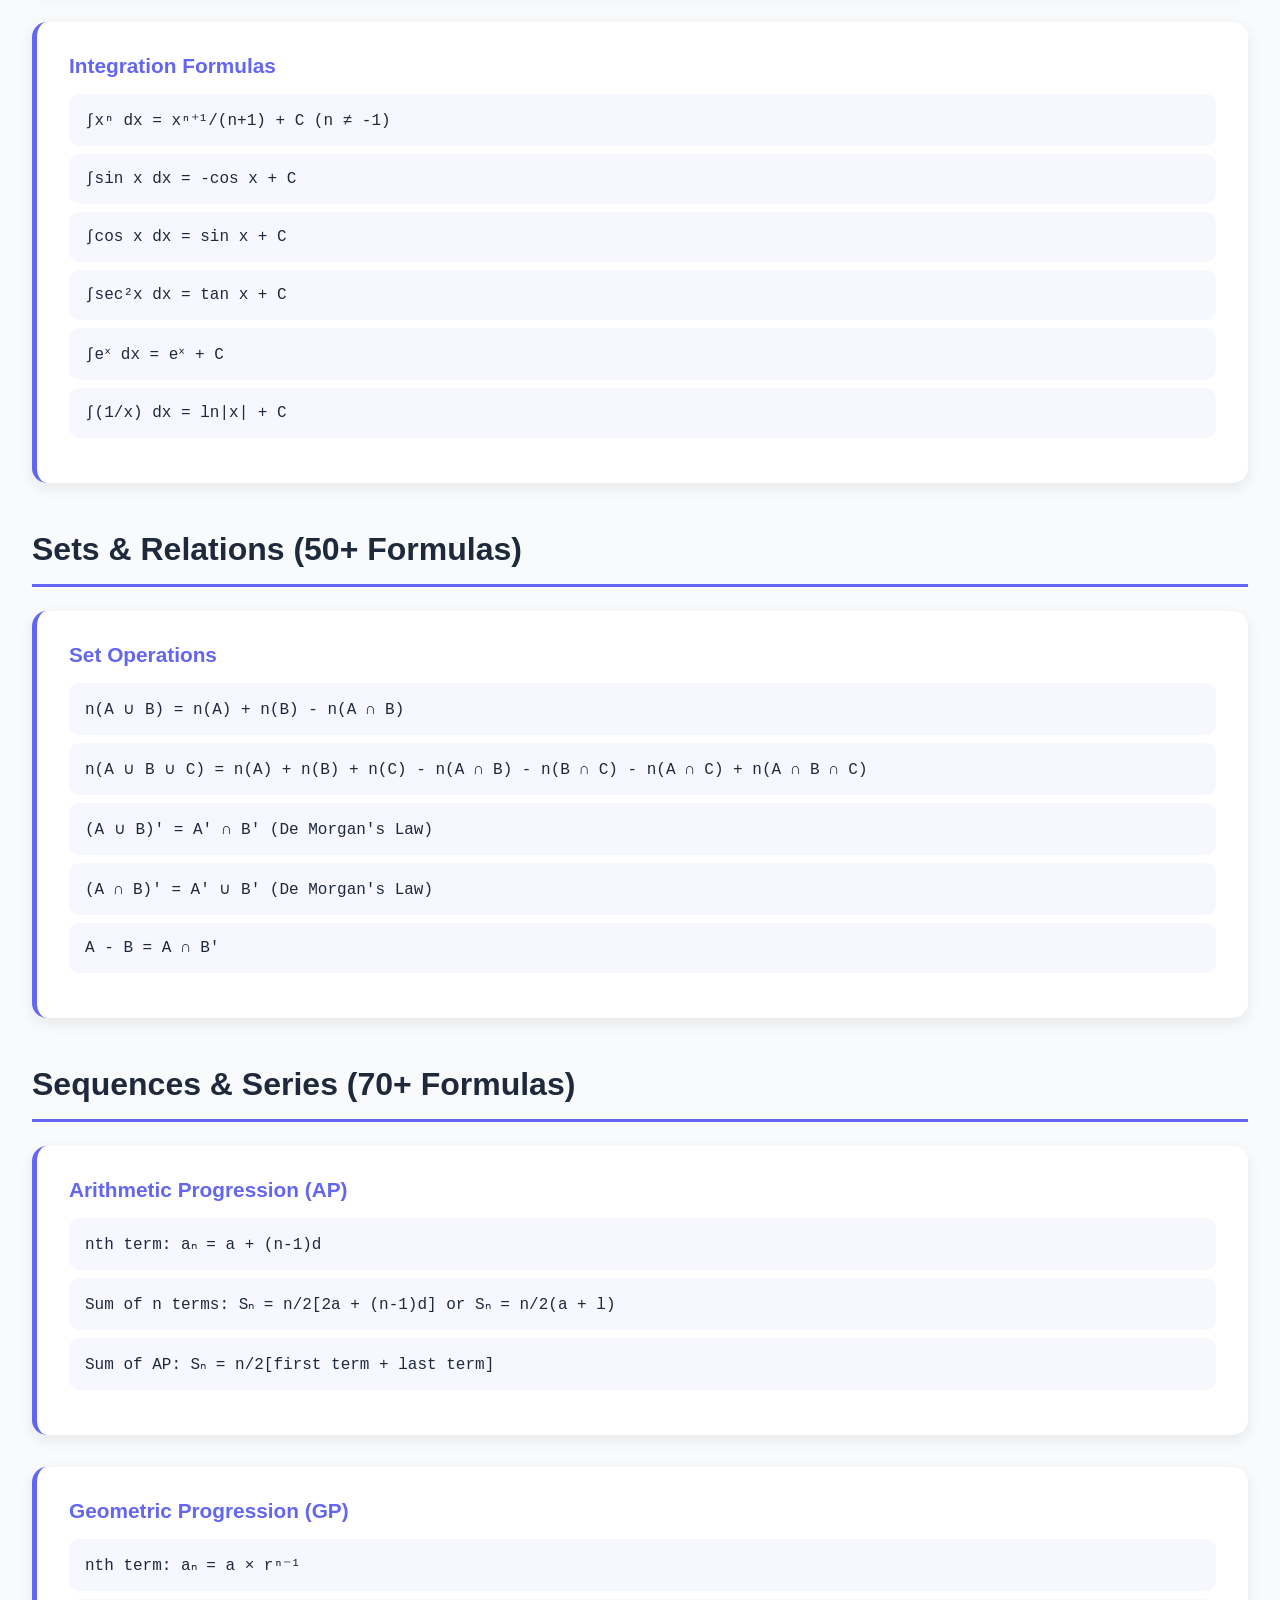
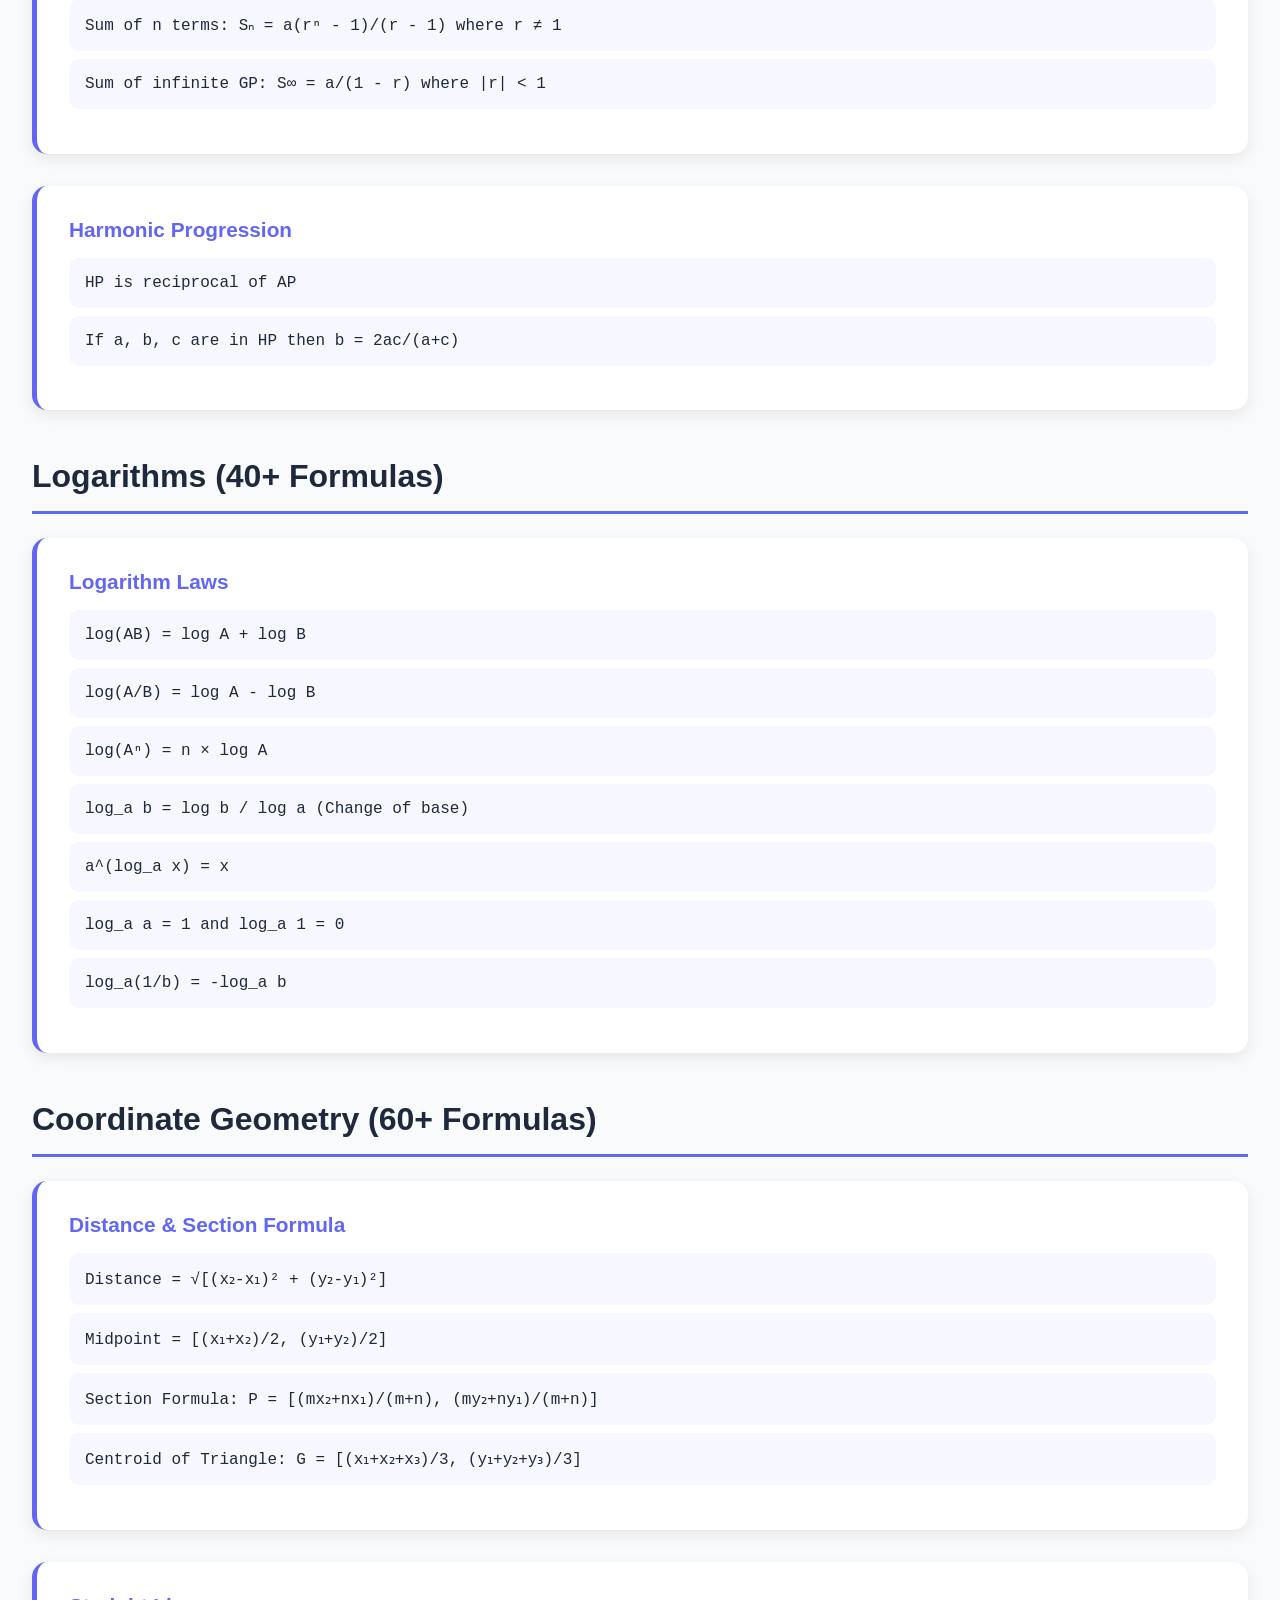
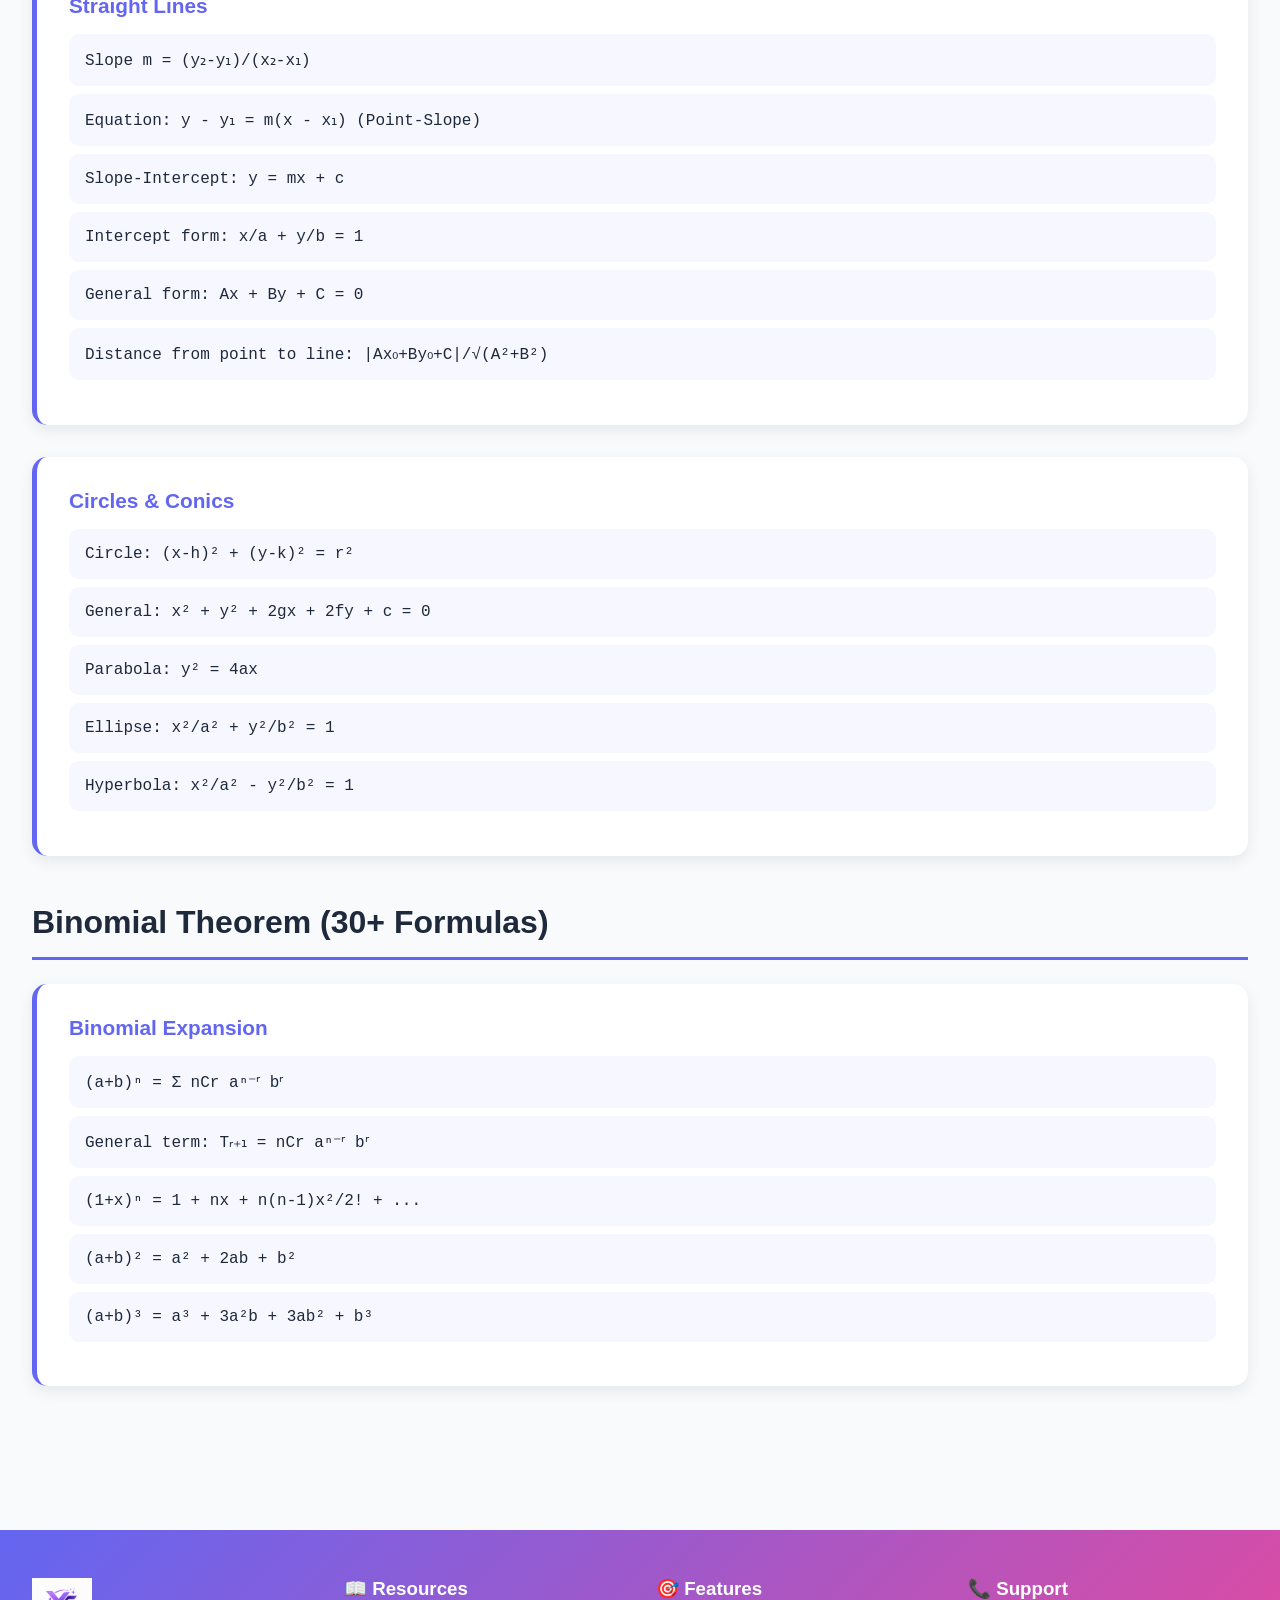
<file: formulas.html>
<!DOCTYPE html>
<html lang="en">
<head>
    <meta charset="UTF-8">
    <meta name="viewport" content="width=device-width, initial-scale=1.0">
    <title>Math Formulas | Yostudy</title>
    <link rel="stylesheet" href="styles.css">
</head>
<body>
    <!-- NAVBAR -->
    <!-- NAVBAR -->
    <nav>
        <div class="navbar">
            <a href="index.html" class="logo">✨ Yostudy</a>
            <ul class="nav-links">
                <li><a href="index.html">Home</a></li>
                <li><a href="study.html">Subjects</a></li>
                <li><a href="calculators-hub.html">Calculators</a></li>
                <li><a href="news.html">News</a></li>
                <li><a href="download-zone.html">Learn</a></li>
                <li><a href="#">My Bookmarks</a></li>
            </ul>
            <button class="theme-toggle" onclick="toggleTheme()">🌙</button>
            <div class="hamburger" onclick="toggleMenu()">
                <span></span>
                <span></span>
                <span></span>
            </div>
        </div>
    </nav>

    <!-- CONTENT -->
    <div class="content-wrapper">
        <h1 class="page-title">Mathematics Formulas</h1>

        <!-- ARITHMETIC -->
        <div class="subsection">
            <h2>Arithmetic</h2>
            
            <div class="formula-card">
                <h4>Simple Interest Formula</h4>
                <div class="formula-section">
                    <div class="formula-label">Formula:</div>
                    <div class="formula-content">SI = (P × R × T) / 100</div>
                </div>
                <div class="formula-section">
                    <div class="formula-label">Where:</div>
                    <p>P = Principal, R = Rate per annum, T = Time in years</p>
                </div>
                <div class="formula-section">
                    <div class="formula-label">Example:</div>
                    <p>If P = ₹1000, R = 10%, T = 2 years → SI = ₹200</p>
                </div>
            </div>

            <div class="formula-card">
                <h4>Percentage Formula</h4>
                <div class="formula-section">
                    <div class="formula-label">Formula:</div>
                    <div class="formula-content">Percentage = (Part / Whole) × 100</div>
                </div>
                <div class="formula-section">
                    <div class="formula-label">Shortcut:</div>
                    <p>Move decimal 2 places to the right and add %</p>
                </div>
                <div class="formula-section">
                    <div class="formula-label">Example:</div>
                    <p>25/100 × 100 = 25%</p>
                </div>
            </div>

            <div class="formula-card">
                <h4>Profit and Loss</h4>
                <div class="formula-section">
                    <div class="formula-label">Profit %:</div>
                    <div class="formula-content">((SP - CP) / CP) × 100</div>
                </div>
                <div class="formula-section">
                    <div class="formula-label">Loss %:</div>
                    <div class="formula-content">((CP - SP) / CP) × 100</div>
                </div>
                <div class="formula-section">
                    <div class="formula-label">Memory Trick:</div>
                    <p>Higher Selling Price = Profit | Higher Cost Price = Loss</p>
                </div>
            </div>

            <div class="formula-card">
                <h4>Average Formula</h4>
                <div class="formula-section">
                    <div class="formula-label">Formula:</div>
                    <div class="formula-content">Average = Sum of all values / Number of values</div>
                </div>
                <div class="formula-section">
                    <div class="formula-label">Example:</div>
                    <p>Average of 10, 20, 30 = (10+20+30)/3 = 20</p>
                </div>
            </div>

            <div class="formula-card">
                <h4>Ratio and Proportion</h4>
                <div class="formula-section">
                    <div class="formula-label">If a:b = c:d then:</div>
                    <div class="formula-content">a × d = b × c</div>
                </div>
                <div class="formula-section">
                    <div class="formula-label">Example:</div>
                    <p>2:3 = 4:6 because 2×6 = 3×4 = 12</p>
                </div>
            </div>
        </div>

        <!-- GEOMETRY -->
        <div class="subsection">
            <h2>Geometry</h2>
            
            <div class="formula-card">
                <h4>Area Formulas</h4>
                <div class="formula-section">
                    <div class="formula-label">Circle:</div>
                    <div class="formula-content">A = πr²</div>
                </div>
                <div class="formula-section">
                    <div class="formula-label">Triangle:</div>
                    <div class="formula-content">A = (1/2) × base × height</div>
                </div>
                <div class="formula-section">
                    <div class="formula-label">Rectangle:</div>
                    <div class="formula-content">A = length × width</div>
                </div>
                <div class="formula-section">
                    <div class="formula-label">Square:</div>
                    <div class="formula-content">A = side²</div>
                </div>
            </div>

            <div class="formula-card">
                <h4>Perimeter Formulas</h4>
                <div class="formula-section">
                    <div class="formula-label">Circle (Circumference):</div>
                    <div class="formula-content">C = 2πr or πd</div>
                </div>
                <div class="formula-section">
                    <div class="formula-label">Rectangle:</div>
                    <div class="formula-content">P = 2(length + width)</div>
                </div>
                <div class="formula-section">
                    <div class="formula-label">Square:</div>
                    <div class="formula-content">P = 4 × side</div>
                </div>
            </div>

            <div class="formula-card">
                <h4>Volume Formulas</h4>
                <div class="formula-section">
                    <div class="formula-label">Cube:</div>
                    <div class="formula-content">V = side³</div>
                </div>
                <div class="formula-section">
                    <div class="formula-label">Cuboid:</div>
                    <div class="formula-content">V = length × width × height</div>
                </div>
                <div class="formula-section">
                    <div class="formula-label">Sphere:</div>
                    <div class="formula-content">V = (4/3)πr³</div>
                </div>
                <div class="formula-section">
                    <div class="formula-label">Cylinder:</div>
                    <div class="formula-content">V = πr²h</div>
                </div>
            </div>

            <div class="formula-card">
                <h4>Pythagoras Theorem</h4>
                <div class="formula-section">
                    <div class="formula-label">Formula:</div>
                    <div class="formula-content">a² + b² = c²</div>
                </div>
                <div class="formula-section">
                    <div class="formula-label">Where:</div>
                    <p>a, b = legs of right triangle, c = hypotenuse</p>
                </div>
                <div class="formula-section">
                    <div class="formula-label">Example:</div>
                    <p>3² + 4² = 5² → 9 + 16 = 25</p>
                </div>
            </div>
        </div>

        <!-- ALGEBRA -->
        <div class="subsection">
            <h2>Algebra</h2>
            
            <div class="formula-card">
                <h4>Quadratic Equation</h4>
                <div class="formula-section">
                    <div class="formula-label">Formula:</div>
                    <div class="formula-content">x = [-b ± √(b² - 4ac)] / 2a</div>
                </div>
                <div class="formula-section">
                    <div class="formula-label">For equation:</div>
                    <p>ax² + bx + c = 0</p>
                </div>
            </div>

            <div class="formula-card">
                <h4>Algebraic Identities</h4>
                <div class="formula-section">
                    <div class="formula-content">(a + b)² = a² + 2ab + b²</div>
                </div>
                <div class="formula-section">
                    <div class="formula-content">(a - b)² = a² - 2ab + b²</div>
                </div>
                <div class="formula-section">
                    <div class="formula-content">a² - b² = (a + b)(a - b)</div>
                </div>
                <div class="formula-section">
                    <div class="formula-content">(a + b)³ = a³ + 3a²b + 3ab² + b³</div>
                </div>
                <div class="formula-section">
                    <div class="formula-content">(a - b)³ = a³ - 3a²b + 3ab² - b³</div>
                </div>
            </div>

            <div class="formula-card">
                <h4>Exponents and Powers</h4>
                <div class="formula-section">
                    <div class="formula-content">a^m × a^n = a^(m+n)</div>
                </div>
                <div class="formula-section">
                    <div class="formula-content">a^m ÷ a^n = a^(m-n)</div>
                </div>
                <div class="formula-section">
                    <div class="formula-content">(a^m)^n = a^(mn)</div>
                </div>
                <div class="formula-section">
                    <div class="formula-content">a^0 = 1</div>
                </div>
            </div>
        </div>

        <!-- TRIGONOMETRY -->
        <div class="subsection">
            <h2>Trigonometry</h2>
            
            <div class="formula-card">
                <h4>Basic Trigonometric Ratios</h4>
                <div class="formula-section">
                    <div class="formula-content">sin θ = Opposite / Hypotenuse</div>
                </div>
                <div class="formula-section">
                    <div class="formula-content">cos θ = Adjacent / Hypotenuse</div>
                </div>
                <div class="formula-section">
                    <div class="formula-content">tan θ = Opposite / Adjacent</div>
                </div>
                <div class="formula-section">
                    <div class="formula-label">Memory Trick:</div>
                    <p><strong>SOH CAH TOA</strong> - Sin Opposite Hypotenuse, Cos Adjacent Hypotenuse, Tan Opposite Adjacent</p>
                </div>
            </div>

            <div class="formula-card">
                <h4>Reciprocal Trigonometric Ratios</h4>
                <div class="formula-section">
                    <div class="formula-content">cosec θ = 1 / sin θ</div>
                </div>
                <div class="formula-section">
                    <div class="formula-content">sec θ = 1 / cos θ</div>
                </div>
                <div class="formula-section">
                    <div class="formula-content">cot θ = 1 / tan θ</div>
                </div>
            </div>

            <div class="formula-card">
                <h4>Trigonometric Identities</h4>
                <div class="formula-section">
                    <div class="formula-content">sin²θ + cos²θ = 1</div>
                </div>
                <div class="formula-section">
                    <div class="formula-content">1 + tan²θ = sec²θ</div>
                </div>
                <div class="formula-section">
                    <div class="formula-content">1 + cot²θ = cosec²θ</div>
                </div>
            </div>
        </div>

        <!-- STATISTICS -->
        <div class="subsection">
            <h2>Statistics (50+ Formulas)</h2>
            
            <div class="formula-card">
                <h4>Measures of Central Tendency</h4>
                <div class="formula-section">
                    <div class="formula-content">Mean = Σx / n</div>
                    <div class="formula-content">Median = Middle value (n odd: (n+1)/2th term, n even: avg of (n/2)th & (n/2+1)th)</div>
                    <div class="formula-content">Mode = Most frequently occurring value</div>
                    <div class="formula-content">Range = Maximum - Minimum</div>
                </div>
            </div>

            <div class="formula-card">
                <h4>Measures of Dispersion</h4>
                <div class="formula-section">
                    <div class="formula-content">Variance = Σ(x - mean)² / n</div>
                    <div class="formula-content">Standard Deviation = √Variance</div>
                    <div class="formula-content">Coefficient of Variation = (SD / Mean) × 100</div>
                    <div class="formula-content">Quartile Deviation = (Q₃ - Q₁) / 2</div>
                </div>
            </div>

            <div class="formula-card">
                <h4>Probability & Combinations</h4>
                <div class="formula-section">
                    <div class="formula-content">P(E) = Favorable Outcomes / Total Outcomes</div>
                    <div class="formula-content">P(A ∪ B) = P(A) + P(B) - P(A ∩ B)</div>
                    <div class="formula-content">P(A ∩ B) = P(A) × P(B) [Independent]</div>
                    <div class="formula-content">nCr = n! / (r!(n-r)!)</div>
                    <div class="formula-content">nPr = n! / (n-r)!</div>
                </div>
            </div>
        </div>

        <!-- NUMBER SYSTEM -->
        <div class="subsection">
            <h2>Number System (40+ Formulas)</h2>
            
            <div class="formula-card">
                <h4>Properties & Operations</h4>
                <div class="formula-section">
                    <div class="formula-content">HCF (Highest Common Factor) - Largest common divisor</div>
                    <div class="formula-content">LCM (Least Common Multiple) = Product / HCF</div>
                    <div class="formula-content">a × b = HCF(a,b) × LCM(a,b)</div>
                    <div class="formula-content">Sum of n Natural Numbers = n(n+1)/2</div>
                    <div class="formula-content">Sum of n² = n(n+1)(2n+1)/6</div>
                    <div class="formula-content">Sum of n³ = [n(n+1)/2]²</div>
                </div>
            </div>

            <div class="formula-card">
                <h4>Divisibility Rules</h4>
                <div class="formula-section">
                    <div class="formula-content">Divisible by 2: Last digit is even</div>
                    <div class="formula-content">Divisible by 3: Sum of digits is divisible by 3</div>
                    <div class="formula-content">Divisible by 4: Last 2 digits form number divisible by 4</div>
                    <div class="formula-content">Divisible by 5: Last digit is 0 or 5</div>
                    <div class="formula-content">Divisible by 9: Sum of digits is divisible by 9</div>
                    <div class="formula-content">Divisible by 11: Alternating sum of digits is divisible by 11</div>
                </div>
            </div>
        </div>

        <!-- MENSURATION -->
        <div class="subsection">
            <h2>Mensuration (80+ Formulas)</h2>
            
            <div class="formula-card">
                <h4>2D Shapes - Area & Perimeter</h4>
                <div class="formula-section">
                    <div class="formula-label">Triangle:</div>
                    <div class="formula-content">Area = (1/2) × base × height | Perimeter = a + b + c</div>
                    <div class="formula-content">Heron's Formula: A = √[s(s-a)(s-b)(s-c)] where s = (a+b+c)/2</div>
                </div>
                <div class="formula-section">
                    <div class="formula-label">Rectangle:</div>
                    <div class="formula-content">Area = length × width | Perimeter = 2(l + w)</div>
                    <div class="formula-content">Diagonal = √(l² + w²)</div>
                </div>
                <div class="formula-section">
                    <div class="formula-label">Square:</div>
                    <div class="formula-content">Area = side² | Perimeter = 4 × side</div>
                    <div class="formula-content">Diagonal = side√2</div>
                </div>
                <div class="formula-section">
                    <div class="formula-label">Circle:</div>
                    <div class="formula-content">Area = πr² | Circumference = 2πr = πd</div>
                    <div class="formula-content">Arc length = (θ/360°) × 2πr</div>
                    <div class="formula-content">Sector area = (θ/360°) × πr²</div>
                </div>
                <div class="formula-section">
                    <div class="formula-label">Parallelogram:</div>
                    <div class="formula-content">Area = base × height | Perimeter = 2(a + b)</div>
                </div>
                <div class="formula-section">
                    <div class="formula-label">Rhombus:</div>
                    <div class="formula-content">Area = (1/2) × d₁ × d₂ | Perimeter = 4 × side</div>
                </div>
                <div class="formula-section">
                    <div class="formula-label">Trapezium:</div>
                    <div class="formula-content">Area = (1/2) × (sum of parallel sides) × height</div>
                </div>
                <div class="formula-section">
                    <div class="formula-label">Ellipse:</div>
                    <div class="formula-content">Area = πab | Perimeter ≈ π(a + b)</div>
                </div>
            </div>

            <div class="formula-card">
                <h4>3D Shapes - Volume & Surface Area</h4>
                <div class="formula-section">
                    <div class="formula-label">Cube:</div>
                    <div class="formula-content">Volume = a³ | Surface Area = 6a² | Diagonal = a√3</div>
                </div>
                <div class="formula-section">
                    <div class="formula-label">Cuboid:</div>
                    <div class="formula-content">Volume = l × w × h | Surface Area = 2(lw + wh + hl)</div>
                    <div class="formula-content">Diagonal = √(l² + w² + h²)</div>
                </div>
                <div class="formula-section">
                    <div class="formula-label">Sphere:</div>
                    <div class="formula-content">Volume = (4/3)πr³ | Surface Area = 4πr²</div>
                </div>
                <div class="formula-section">
                    <div class="formula-label">Hemisphere:</div>
                    <div class="formula-content">Volume = (2/3)πr³ | Curved SA = 2πr² | Total SA = 3πr²</div>
                </div>
                <div class="formula-section">
                    <div class="formula-label">Cylinder:</div>
                    <div class="formula-content">Volume = πr²h | Curved SA = 2πrh | Total SA = 2πr(r + h)</div>
                </div>
                <div class="formula-section">
                    <div class="formula-label">Cone:</div>
                    <div class="formula-content">Volume = (1/3)πr²h | Curved SA = πrl | Total SA = πr(r + l)</div>
                </div>
                <div class="formula-section">
                    <div class="formula-label">Prism:</div>
                    <div class="formula-content">Volume = Base Area × height</div>
                </div>
                <div class="formula-section">
                    <div class="formula-label">Pyramid:</div>
                    <div class="formula-content">Volume = (1/3) × Base Area × height</div>
                </div>
            </div>
        </div>

        <!-- CALCULUS BASICS -->
        <div class="subsection">
            <h2>Calculus Basics (60+ Formulas)</h2>
            
            <div class="formula-card">
                <h4>Limits & Derivatives</h4>
                <div class="formula-section">
                    <div class="formula-content">d/dx(xⁿ) = nxⁿ⁻¹</div>
                    <div class="formula-content">d/dx(sin x) = cos x</div>
                    <div class="formula-content">d/dx(cos x) = -sin x</div>
                    <div class="formula-content">d/dx(tan x) = sec²x</div>
                    <div class="formula-content">d/dx(eˣ) = eˣ</div>
                    <div class="formula-content">d/dx(ln x) = 1/x</div>
                    <div class="formula-content">d/dx(aˣ) = aˣ ln a</div>
                    <div class="formula-content">Product Rule: d/dx(uv) = u(dv/dx) + v(du/dx)</div>
                    <div class="formula-content">Quotient Rule: d/dx(u/v) = [v(du/dx) - u(dv/dx)] / v²</div>
                    <div class="formula-content">Chain Rule: dy/dx = (dy/du)(du/dx)</div>
                </div>
            </div>

            <div class="formula-card">
                <h4>Integration Formulas</h4>
                <div class="formula-section">
                    <div class="formula-content">∫xⁿ dx = xⁿ⁺¹/(n+1) + C (n ≠ -1)</div>
                    <div class="formula-content">∫sin x dx = -cos x + C</div>
                    <div class="formula-content">∫cos x dx = sin x + C</div>
                    <div class="formula-content">∫sec²x dx = tan x + C</div>
                    <div class="formula-content">∫eˣ dx = eˣ + C</div>
                    <div class="formula-content">∫(1/x) dx = ln|x| + C</div>
                </div>
            </div>
        </div>

        <!-- SETS & RELATIONS -->
        <div class="subsection">
            <h2>Sets & Relations (50+ Formulas)</h2>
            
            <div class="formula-card">
                <h4>Set Operations</h4>
                <div class="formula-section">
                    <div class="formula-content">n(A ∪ B) = n(A) + n(B) - n(A ∩ B)</div>
                    <div class="formula-content">n(A ∪ B ∪ C) = n(A) + n(B) + n(C) - n(A ∩ B) - n(B ∩ C) - n(A ∩ C) + n(A ∩ B ∩ C)</div>
                    <div class="formula-content">(A ∪ B)' = A' ∩ B' (De Morgan's Law)</div>
                    <div class="formula-content">(A ∩ B)' = A' ∪ B' (De Morgan's Law)</div>
                    <div class="formula-content">A - B = A ∩ B'</div>
                </div>
            </div>
        </div>

        <!-- SEQUENCES & SERIES -->
        <div class="subsection">
            <h2>Sequences & Series (70+ Formulas)</h2>
            
            <div class="formula-card">
                <h4>Arithmetic Progression (AP)</h4>
                <div class="formula-section">
                    <div class="formula-content">nth term: aₙ = a + (n-1)d</div>
                    <div class="formula-content">Sum of n terms: Sₙ = n/2[2a + (n-1)d] or Sₙ = n/2(a + l)</div>
                    <div class="formula-content">Sum of AP: Sₙ = n/2[first term + last term]</div>
                </div>
            </div>

            <div class="formula-card">
                <h4>Geometric Progression (GP)</h4>
                <div class="formula-section">
                    <div class="formula-content">nth term: aₙ = a × rⁿ⁻¹</div>
                    <div class="formula-content">Sum of n terms: Sₙ = a(rⁿ - 1)/(r - 1) where r ≠ 1</div>
                    <div class="formula-content">Sum of infinite GP: S∞ = a/(1 - r) where |r| &lt; 1</div>
                </div>
            </div>

            <div class="formula-card">
                <h4>Harmonic Progression</h4>
                <div class="formula-section">
                    <div class="formula-content">HP is reciprocal of AP</div>
                    <div class="formula-content">If a, b, c are in HP then b = 2ac/(a+c)</div>
                </div>
            </div>
        </div>

        <!-- LOGARITHMS -->
        <div class="subsection">
            <h2>Logarithms (40+ Formulas)</h2>
            
            <div class="formula-card">
                <h4>Logarithm Laws</h4>
                <div class="formula-section">
                    <div class="formula-content">log(AB) = log A + log B</div>
                    <div class="formula-content">log(A/B) = log A - log B</div>
                    <div class="formula-content">log(Aⁿ) = n × log A</div>
                    <div class="formula-content">log_a b = log b / log a (Change of base)</div>
                    <div class="formula-content">a^(log_a x) = x</div>
                    <div class="formula-content">log_a a = 1 and log_a 1 = 0</div>
                    <div class="formula-content">log_a(1/b) = -log_a b</div>
                </div>
            </div>
        </div>

        <!-- COORDINATE GEOMETRY -->
        <div class="subsection">
            <h2>Coordinate Geometry (60+ Formulas)</h2>
            
            <div class="formula-card">
                <h4>Distance & Section Formula</h4>
                <div class="formula-section">
                    <div class="formula-content">Distance = √[(x₂-x₁)² + (y₂-y₁)²]</div>
                    <div class="formula-content">Midpoint = [(x₁+x₂)/2, (y₁+y₂)/2]</div>
                    <div class="formula-content">Section Formula: P = [(mx₂+nx₁)/(m+n), (my₂+ny₁)/(m+n)]</div>
                    <div class="formula-content">Centroid of Triangle: G = [(x₁+x₂+x₃)/3, (y₁+y₂+y₃)/3]</div>
                </div>
            </div>

            <div class="formula-card">
                <h4>Straight Lines</h4>
                <div class="formula-section">
                    <div class="formula-content">Slope m = (y₂-y₁)/(x₂-x₁)</div>
                    <div class="formula-content">Equation: y - y₁ = m(x - x₁) (Point-Slope)</div>
                    <div class="formula-content">Slope-Intercept: y = mx + c</div>
                    <div class="formula-content">Intercept form: x/a + y/b = 1</div>
                    <div class="formula-content">General form: Ax + By + C = 0</div>
                    <div class="formula-content">Distance from point to line: |Ax₀+By₀+C|/√(A²+B²)</div>
                </div>
            </div>

            <div class="formula-card">
                <h4>Circles & Conics</h4>
                <div class="formula-section">
                    <div class="formula-content">Circle: (x-h)² + (y-k)² = r²</div>
                    <div class="formula-content">General: x² + y² + 2gx + 2fy + c = 0</div>
                    <div class="formula-content">Parabola: y² = 4ax</div>
                    <div class="formula-content">Ellipse: x²/a² + y²/b² = 1</div>
                    <div class="formula-content">Hyperbola: x²/a² - y²/b² = 1</div>
                </div>
            </div>
        </div>

        <!-- BINOMIAL THEOREM -->
        <div class="subsection">
            <h2>Binomial Theorem (30+ Formulas)</h2>
            
            <div class="formula-card">
                <h4>Binomial Expansion</h4>
                <div class="formula-section">
                    <div class="formula-content">(a+b)ⁿ = Σ nCr aⁿ⁻ʳ bʳ</div>
                    <div class="formula-content">General term: Tᵣ₊₁ = nCr aⁿ⁻ʳ bʳ</div>
                    <div class="formula-content">(1+x)ⁿ = 1 + nx + n(n-1)x²/2! + ...</div>
                    <div class="formula-content">(a+b)² = a² + 2ab + b²</div>
                    <div class="formula-content">(a+b)³ = a³ + 3a²b + 3ab² + b³</div>
                </div>
            </div>
        </div>
    </div>

    <!-- FOOTER -->
    <footer>
        <div class="footer-content">
            <div class="footer-section">
                <img src="yostudy-logo.png" alt="Yostudy Logo" style="height: 60px; width: auto; margin-bottom: 15px;">
                <p style="font-weight: bold; color: #6366f1;">Study Smart, Achieve More</p>
                <p>Comprehensive learning platform for classes 1-9.</p>
            </div>
            <div class="footer-section">
                <h3>📖 Resources</h3>
                <ul>
                    <li><a href="study.html">Study Notes</a></li>
                    <li><a href="formulas.html">Formulas</a></li>
                    <li><a href="multiplication.html">Multiplication Tables</a></li>
                    <li><a href="calculators-hub.html">Calculators</a></li>
                </ul>
            </div>
            <div class="footer-section">
                <h3>🎯 Features</h3>
                <ul>
                    <li><a>Dark Mode</a></li>
                    <li><a>Search Function</a></li>
                    <li><a>Quick Revision</a></li>
                    <li><a>Exam Prep</a></li>
                </ul>
            </div>
            <div class="footer-section">
                <h3>📞 Support</h3>
                <ul>
                    <li><a>Contact Us</a></li>
                    <li><a>Feedback</a></li>
                    <li><a>Suggestions</a></li>
                    <li><a>Report Issue</a></li>
                </ul>
            </div>
        </div>
        <div class="footer-bottom">
            <p>&copy; 2024 Yostudy - Study Smart, Achieve More | Made with ❤️ for Students</p>
        </div>
    </footer>

    <script src="script.js"></script>
</body>
</html>
</file>
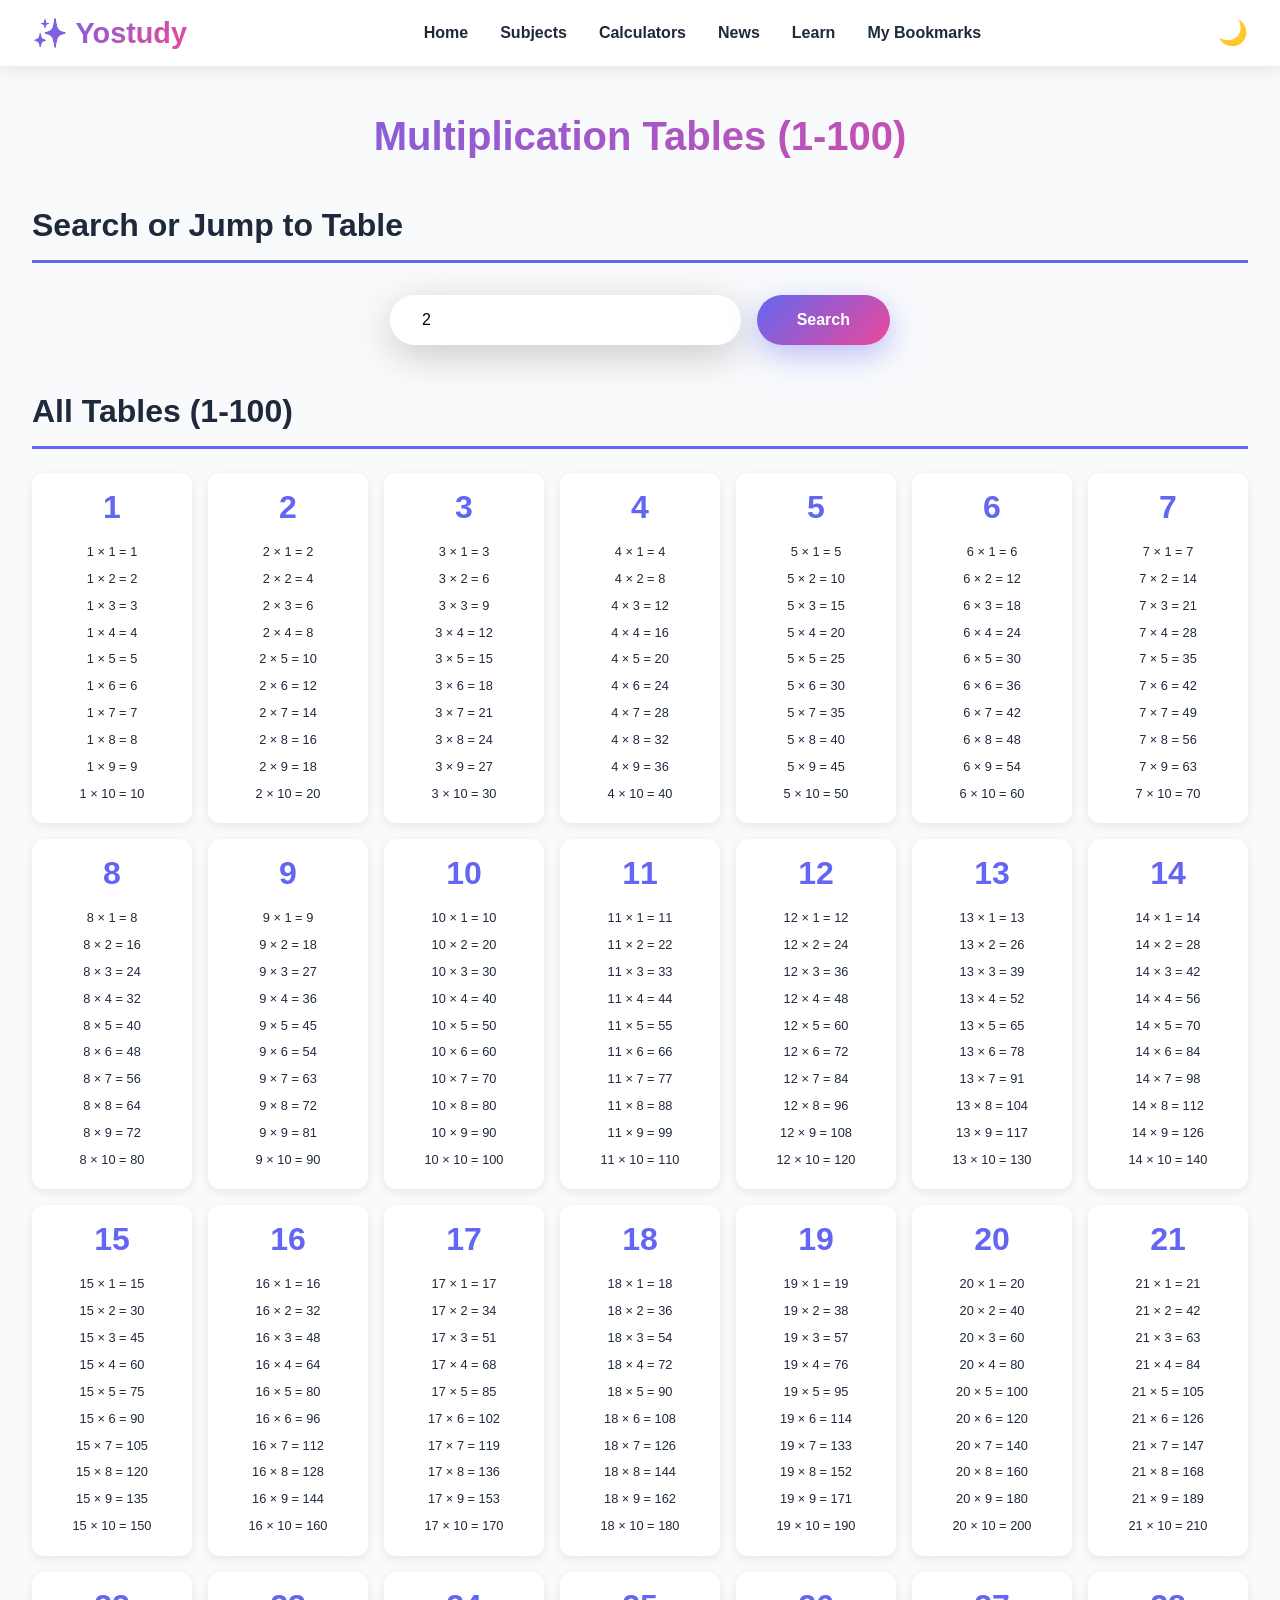
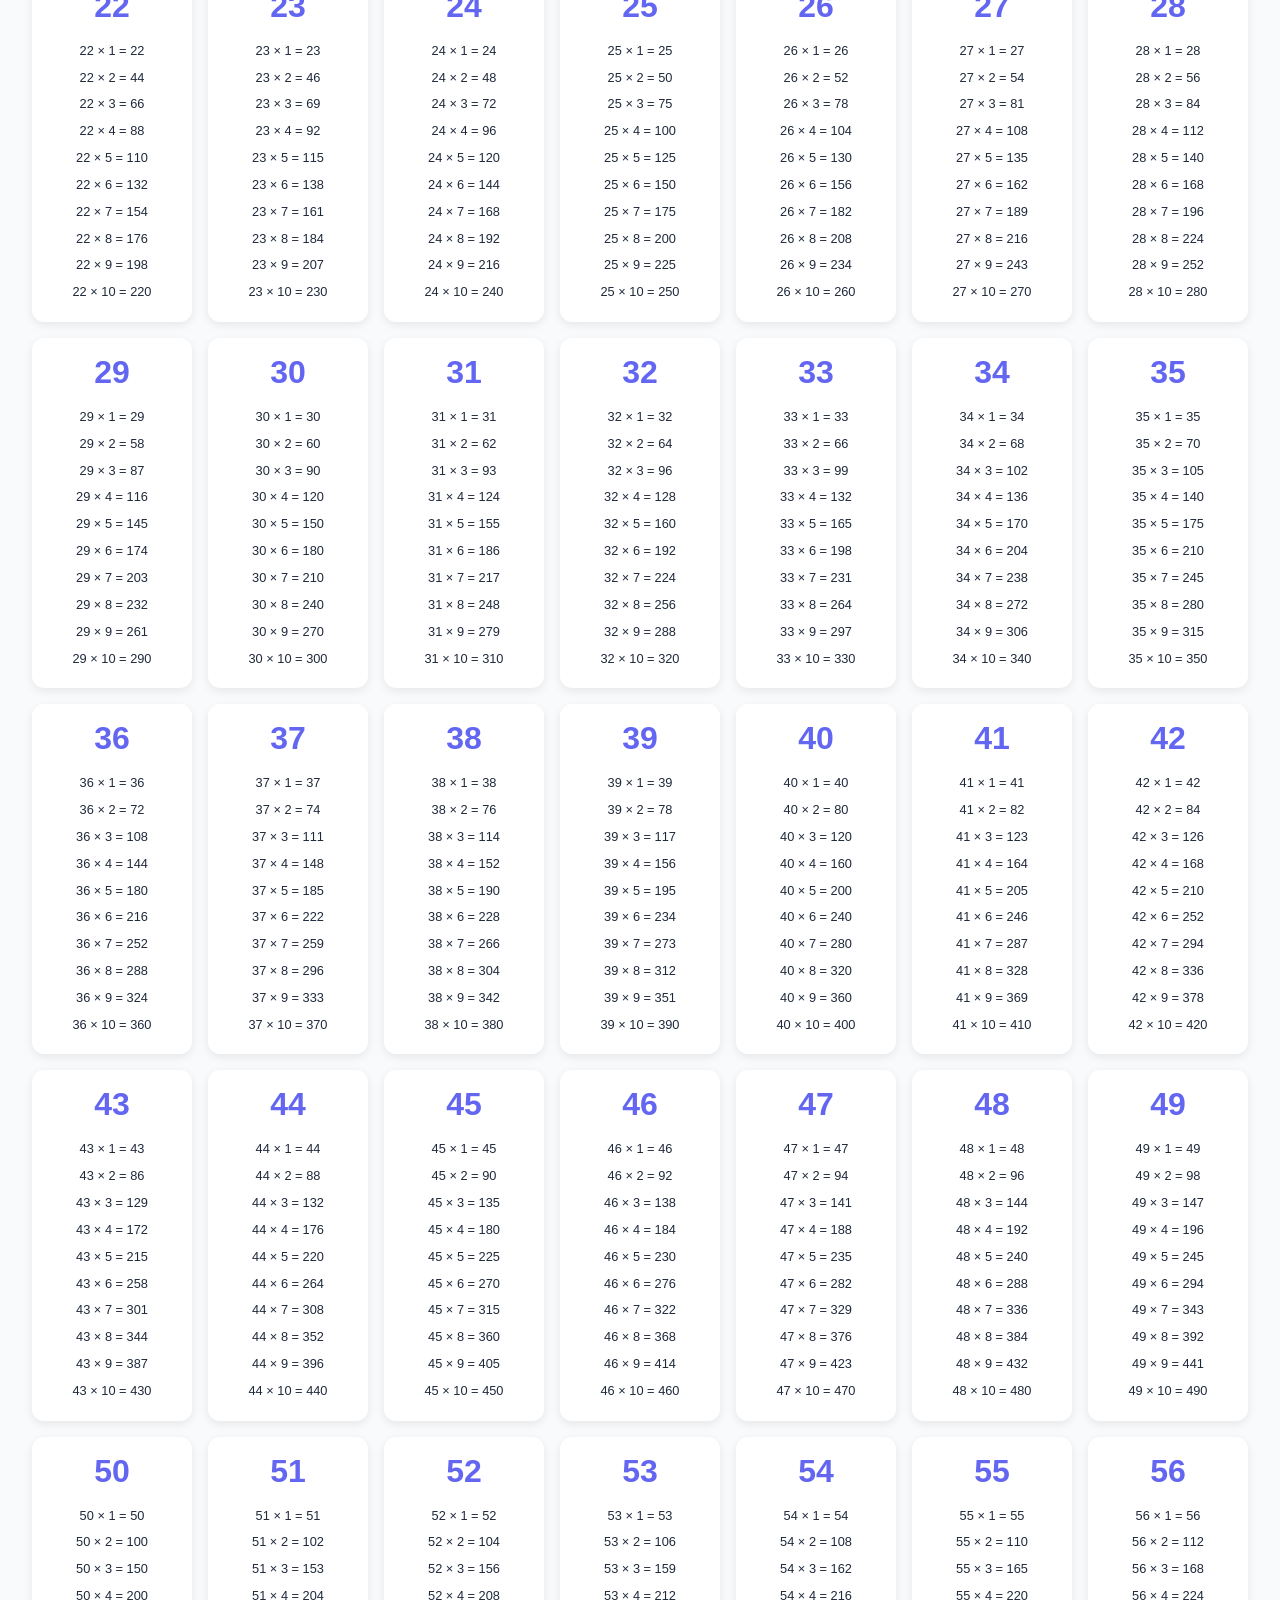
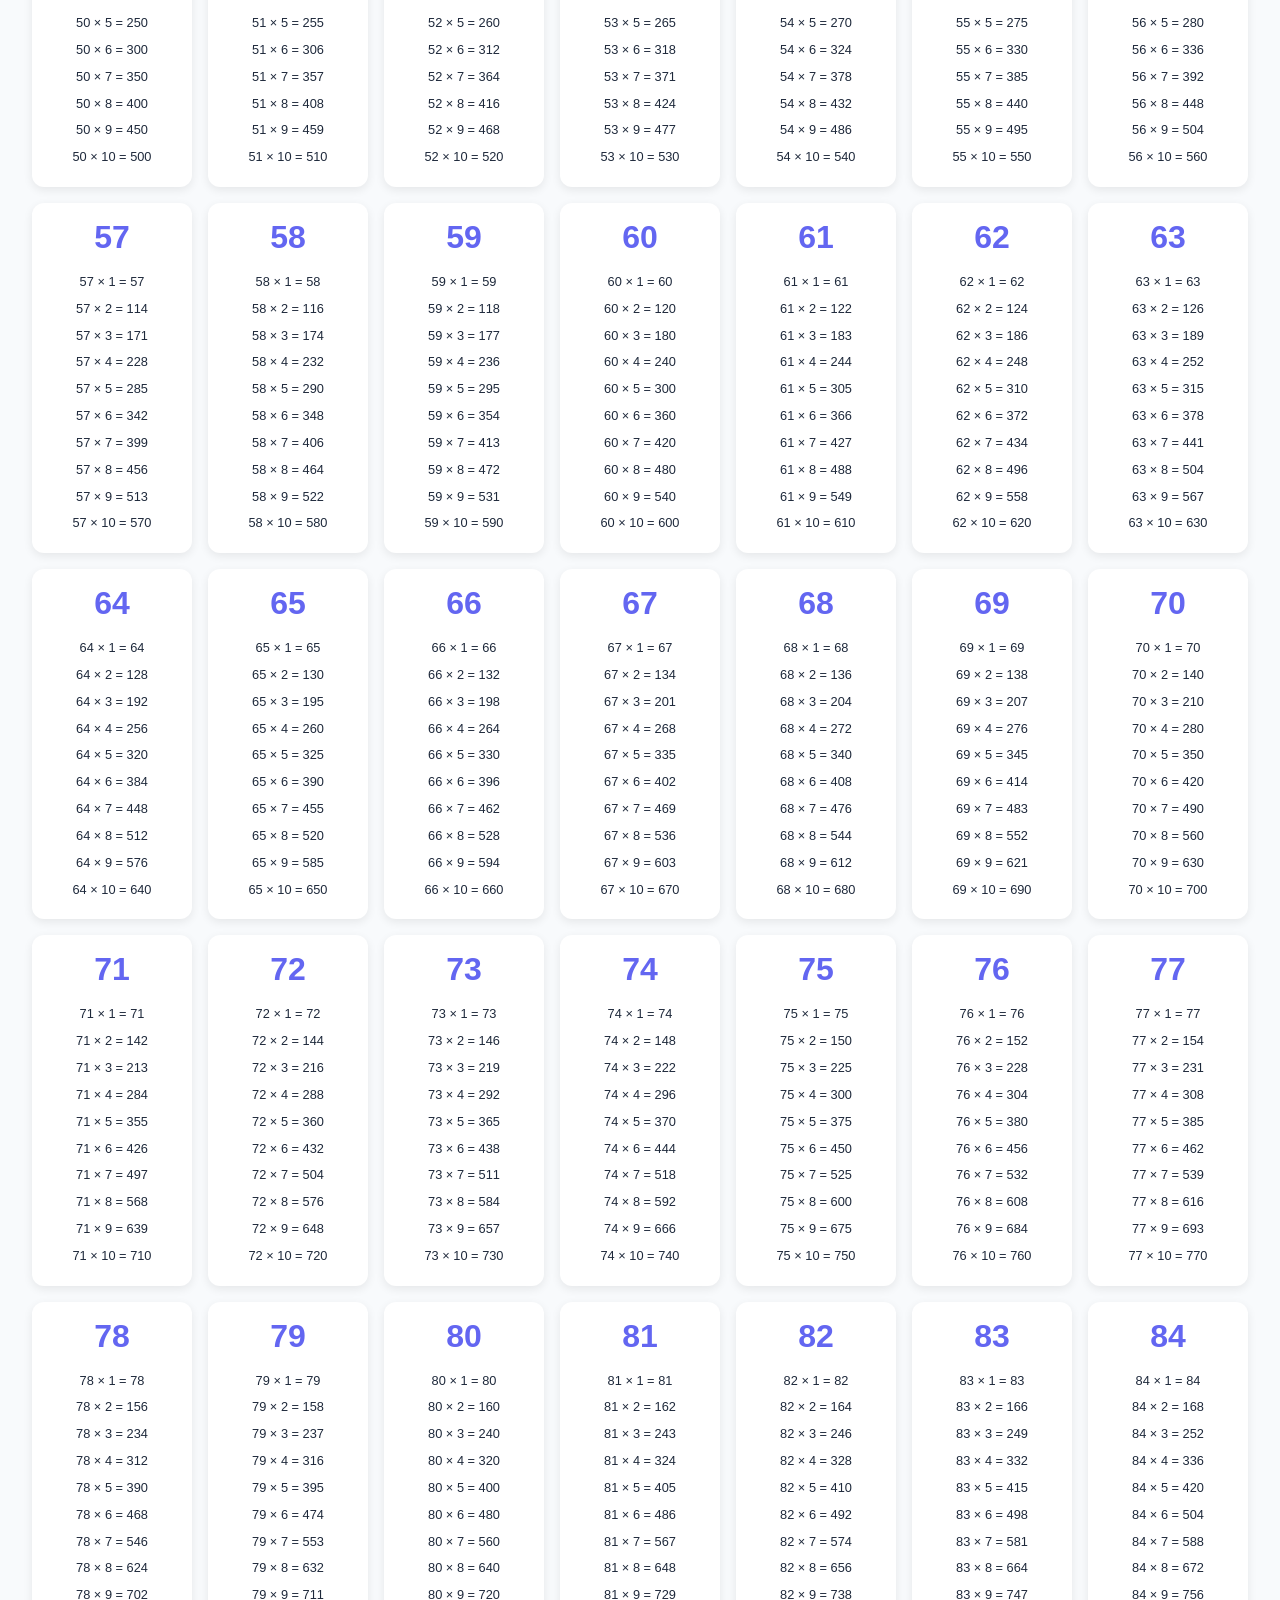
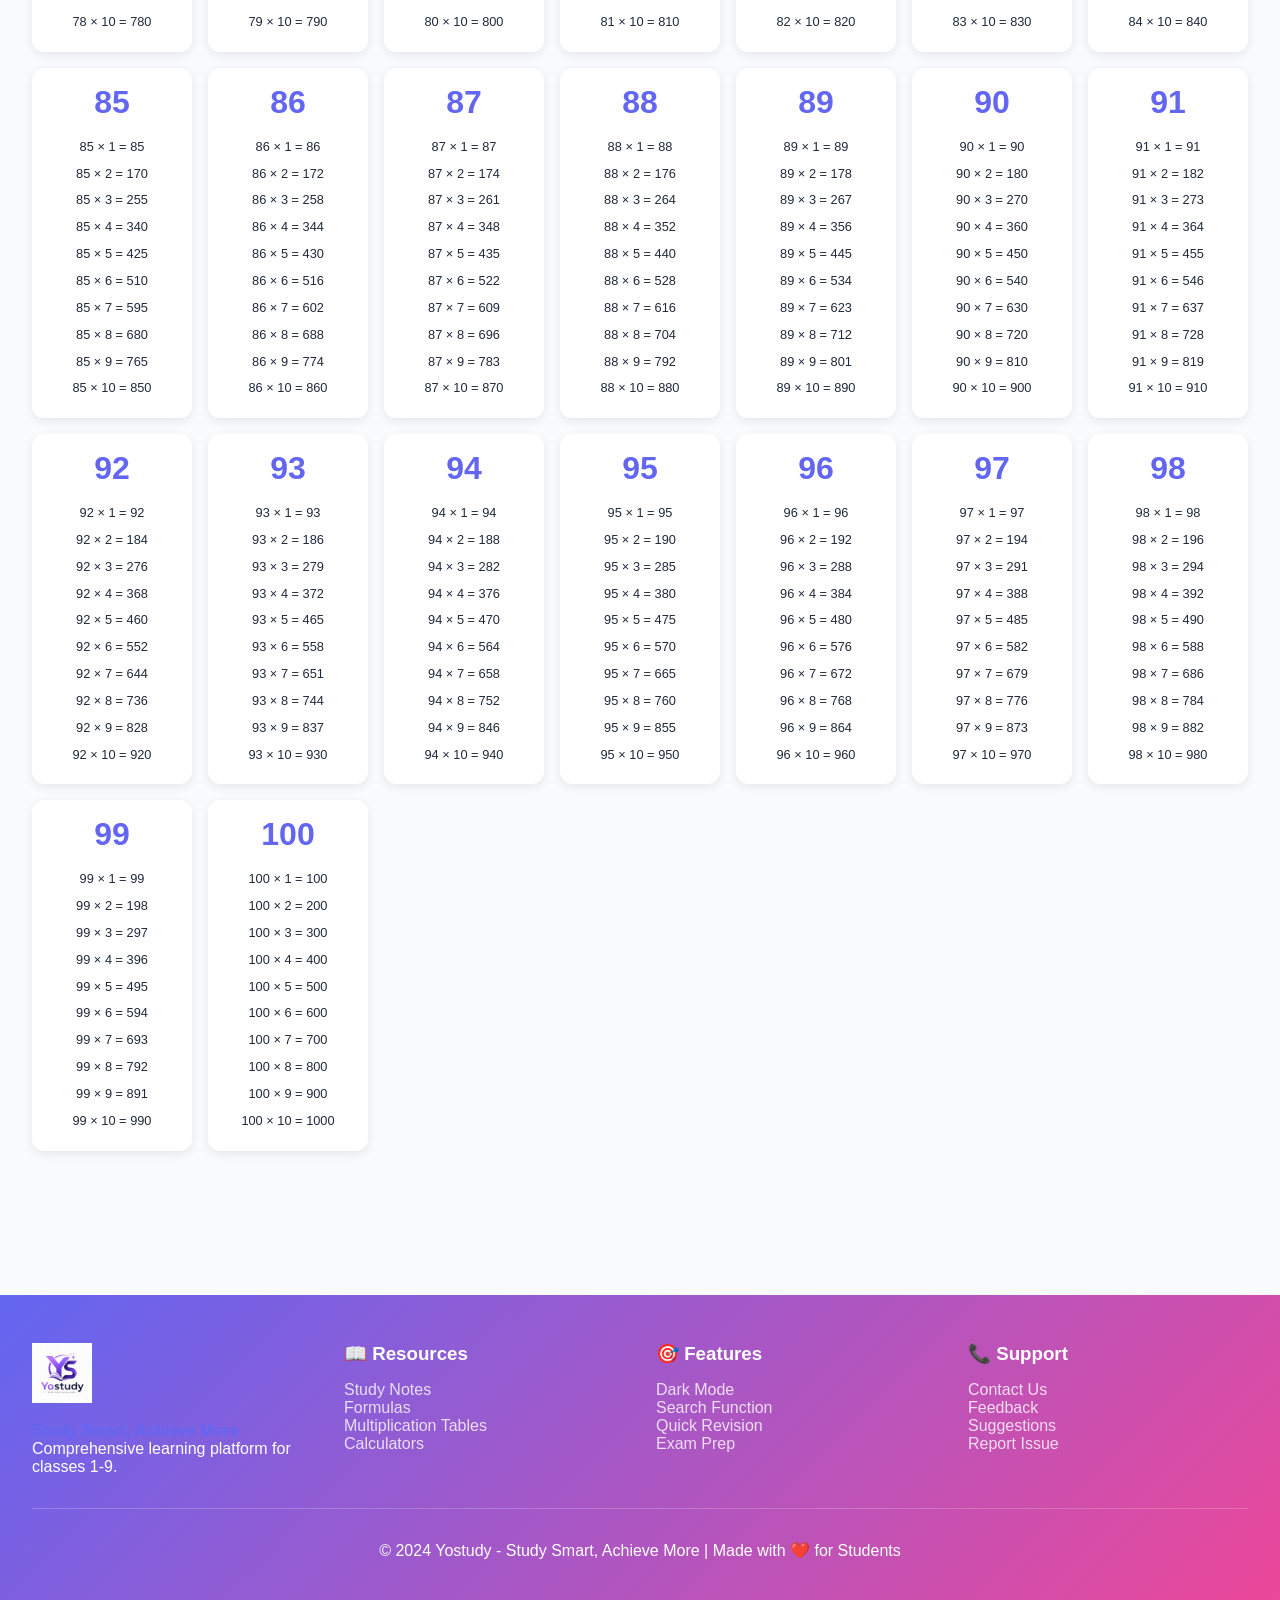
<file: multiplication.html>
<!DOCTYPE html>
<html lang="en">
<head>
    <meta charset="UTF-8">
    <meta name="viewport" content="width=device-width, initial-scale=1.0">
    <title>Multiplication Tables 1-100 | Yostudy</title>
    <link rel="stylesheet" href="styles.css">
</head>
<body>
    <!-- NAVBAR -->
    <!-- NAVBAR -->
    <nav>
        <div class="navbar">
            <a href="index.html" class="logo">✨ Yostudy</a>
            <ul class="nav-links">
                <li><a href="index.html">Home</a></li>
                <li><a href="study.html">Subjects</a></li>
                <li><a href="calculators-hub.html">Calculators</a></li>
                <li><a href="news.html">News</a></li>
                <li><a href="download-zone.html">Learn</a></li>
                <li><a href="#">My Bookmarks</a></li>
            </ul>
            <button class="theme-toggle" onclick="toggleTheme()">🌙</button>
            <div class="hamburger" onclick="toggleMenu()">
                <span></span>
                <span></span>
                <span></span>
            </div>
        </div>
    </nav>

    <!-- CONTENT -->
    <div class="content-wrapper">
        <h1 class="page-title">Multiplication Tables (1-100)</h1>
        
        <div class="subsection">
            <h2>Search or Jump to Table</h2>
            <div style="max-width: 500px; margin: 2rem auto; display: flex; gap: 1rem;">
                <input type="number" min="1" max="1000" value="2" id="tableSearch" 
                       class="search-input" onchange="showTable()" 
                       placeholder="Enter table number (1-1000)" style="flex: 1;">
                <button class="btn btn-primary" onclick="showTable()" style="white-space: nowrap;">Search</button>
            </div>
        </div>

        <div class="subsection">
            <h2>All Tables (1-100)</h2>
            <div class="table-grid" id="tableGrid">
                <!-- Tables will be generated here -->
            </div>
        </div>
    </div>

    <!-- FOOTER -->
    <footer>
        <div class="footer-content">
            <div class="footer-section">
                <img src="yostudy-logo.png" alt="Yostudy Logo" style="height: 60px; width: auto; margin-bottom: 15px;">
                <p style="font-weight: bold; color: #6366f1;">Study Smart, Achieve More</p>
                <p>Comprehensive learning platform for classes 1-9.</p>
            </div>
            <div class="footer-section">
                <h3>📖 Resources</h3>
                <ul>
                    <li><a href="study.html">Study Notes</a></li>
                    <li><a href="formulas.html">Formulas</a></li>
                    <li><a href="multiplication.html">Multiplication Tables</a></li>
                    <li><a href="calculators-hub.html">Calculators</a></li>
                </ul>
            </div>
            <div class="footer-section">
                <h3>🎯 Features</h3>
                <ul>
                    <li><a>Dark Mode</a></li>
                    <li><a>Search Function</a></li>
                    <li><a>Quick Revision</a></li>
                    <li><a>Exam Prep</a></li>
                </ul>
            </div>
            <div class="footer-section">
                <h3>📞 Support</h3>
                <ul>
                    <li><a>Contact Us</a></li>
                    <li><a>Feedback</a></li>
                    <li><a>Suggestions</a></li>
                    <li><a>Report Issue</a></li>
                </ul>
            </div>
        </div>
        <div class="footer-bottom">
            <p>&copy; 2024 Yostudy - Study Smart, Achieve More | Made with ❤️ for Students</p>
        </div>
    </footer>

    <script src="script.js"></script>
    <script>
        // Generate tables 1-100 on page load
        window.addEventListener('load', () => {
            generateMultiplicationTables(1, 100);
        });
    </script>
</body>
</html>
</file>
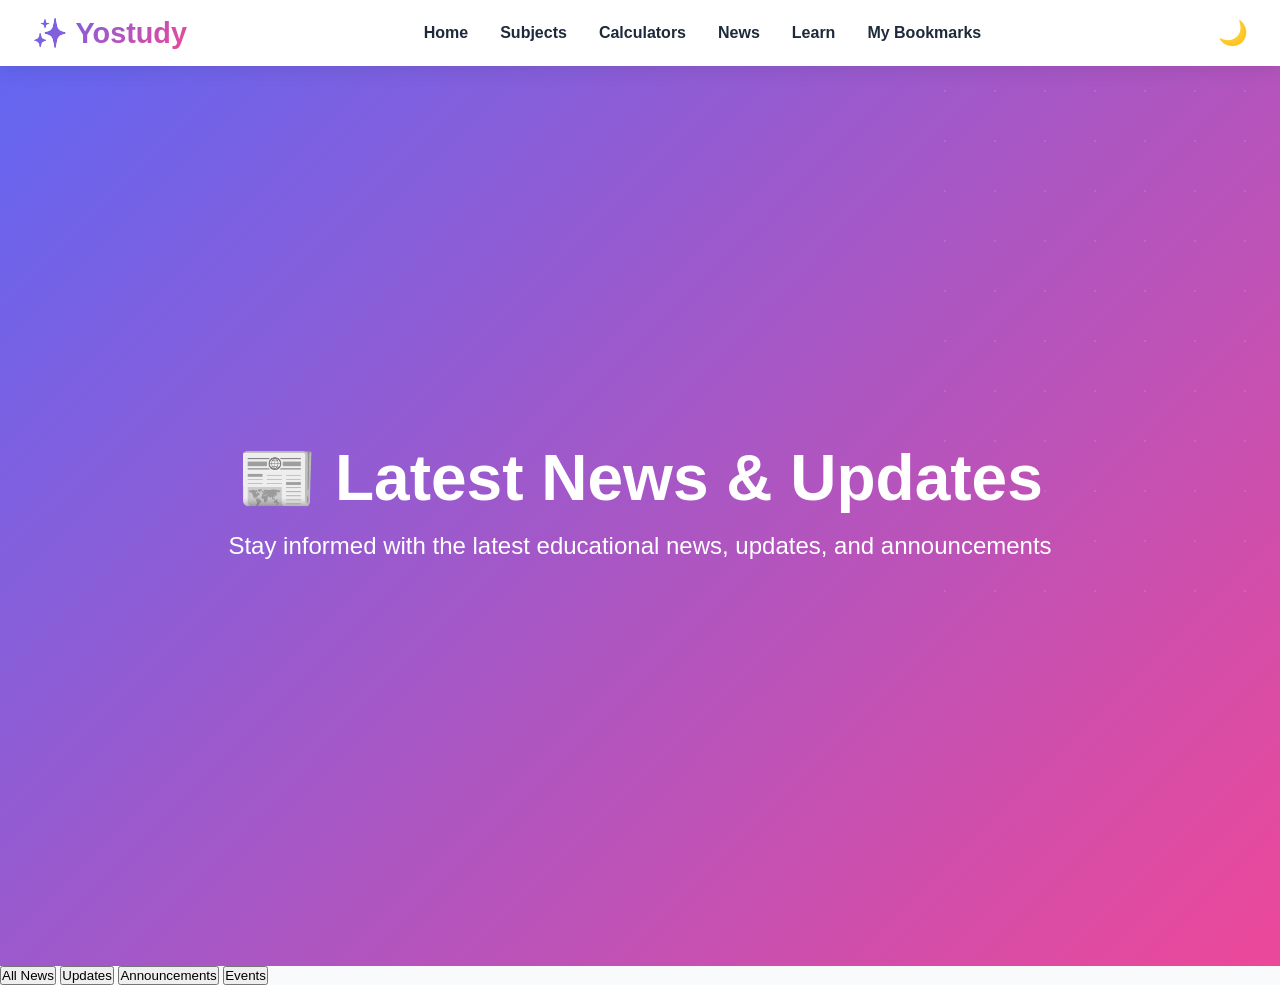
<file: news.html>
<!DOCTYPE html>
<html lang="en">
<head>
    <meta charset="UTF-8">
    <meta name="viewport" content="width=device-width, initial-scale=1.0">
    <title>Yostudy - Latest News & Updates</title>
    <link rel="stylesheet" href="styles.css">
    <link rel="icon" type="image/svg+xml" href="data:image/svg+xml,<svg xmlns='http://www.w3.org/2000/svg' viewBox='0 0 200 200'><rect width='200' height='200' fill='%236366f1'/><g transform='translate(50, 40)'><path d='M 20 10 L 20 90 L 50 90 L 50 10 Z' fill='%23ffffff' stroke='%23ec4899' stroke-width='2'/><path d='M 50 10 L 50 90 L 80 90 L 80 10 Z' fill='%23ec4899' stroke='%23ffffff' stroke-width='2'/><rect x='48' y='10' width='4' height='80' fill='%23ffffff'/><line x1='25' y1='25' x2='45' y2='25' stroke='%23ec4899' stroke-width='1.5'/><line x1='25' y1='35' x2='45' y2='35' stroke='%23ec4899' stroke-width='1.5'/><line x1='25' y1='45' x2='45' y2='45' stroke='%23ec4899' stroke-width='1.5'/><line x1='55' y1='25' x2='75' y2='25' stroke='%23ffffff' stroke-width='1.5'/><line x1='55' y1='35' x2='75' y2='35' stroke='%23ffffff' stroke-width='1.5'/><line x1='55' y1='45' x2='75' y2='45' stroke='%23ffffff' stroke-width='1.5'/></g><text x='100' y='140' font-size='60' font-weight='bold' text-anchor='middle' fill='%23ffffff' font-family='Arial'>Y</text></svg>" />
</head>
<body>
    <!-- NAVBAR -->
    <!-- NAVBAR -->
    <nav>
        <div class="navbar">
            <a href="index.html" class="logo">✨ Yostudy</a>
            <ul class="nav-links">
                <li><a href="index.html">Home</a></li>
                <li><a href="study.html">Subjects</a></li>
                <li><a href="calculators-hub.html">Calculators</a></li>
                <li><a href="news.html">News</a></li>
                <li><a href="download-zone.html">Learn</a></li>
                <li><a href="#">My Bookmarks</a></li>
            </ul>
            <button class="theme-toggle" onclick="toggleTheme()">🌙</button>
            <div class="hamburger" onclick="toggleMenu()">
                <span></span>
                <span></span>
                <span></span>
            </div>
        </div>
    </nav>

    <!-- HERO SECTION -->
    <section class="hero" style="background: linear-gradient(135deg, var(--primary) 0%, var(--secondary) 100%);">
        <div class="hero-content">
            <h1>📰 Latest News & Updates</h1>
            <p>Stay informed with the latest educational news, updates, and announcements</p>
        </div>
    </section>

    <!-- MAIN CONTENT -->
    <main class="container">
        <!-- NEWS FILTER -->
        <div class="news-filter">
            <button class="filter-btn active" onclick="filterNews('all')">All News</button>
            <button class="filter-btn" onclick="filterNews('updates')">Updates</button>
            <button class="filter-btn" onclick="filterNews('announcements')">Announcements</button>
            <button class="filter-btn" onclick="filterNews('events')">Events</button>
        </div>

        <!-- NEWS GRID -->
        <div class="news-grid" id="newsGrid">
            <!-- News items will be loaded here -->
        </div>

        <!-- ADMIN BUTTON -->
        <div class="admin-section">
</file>
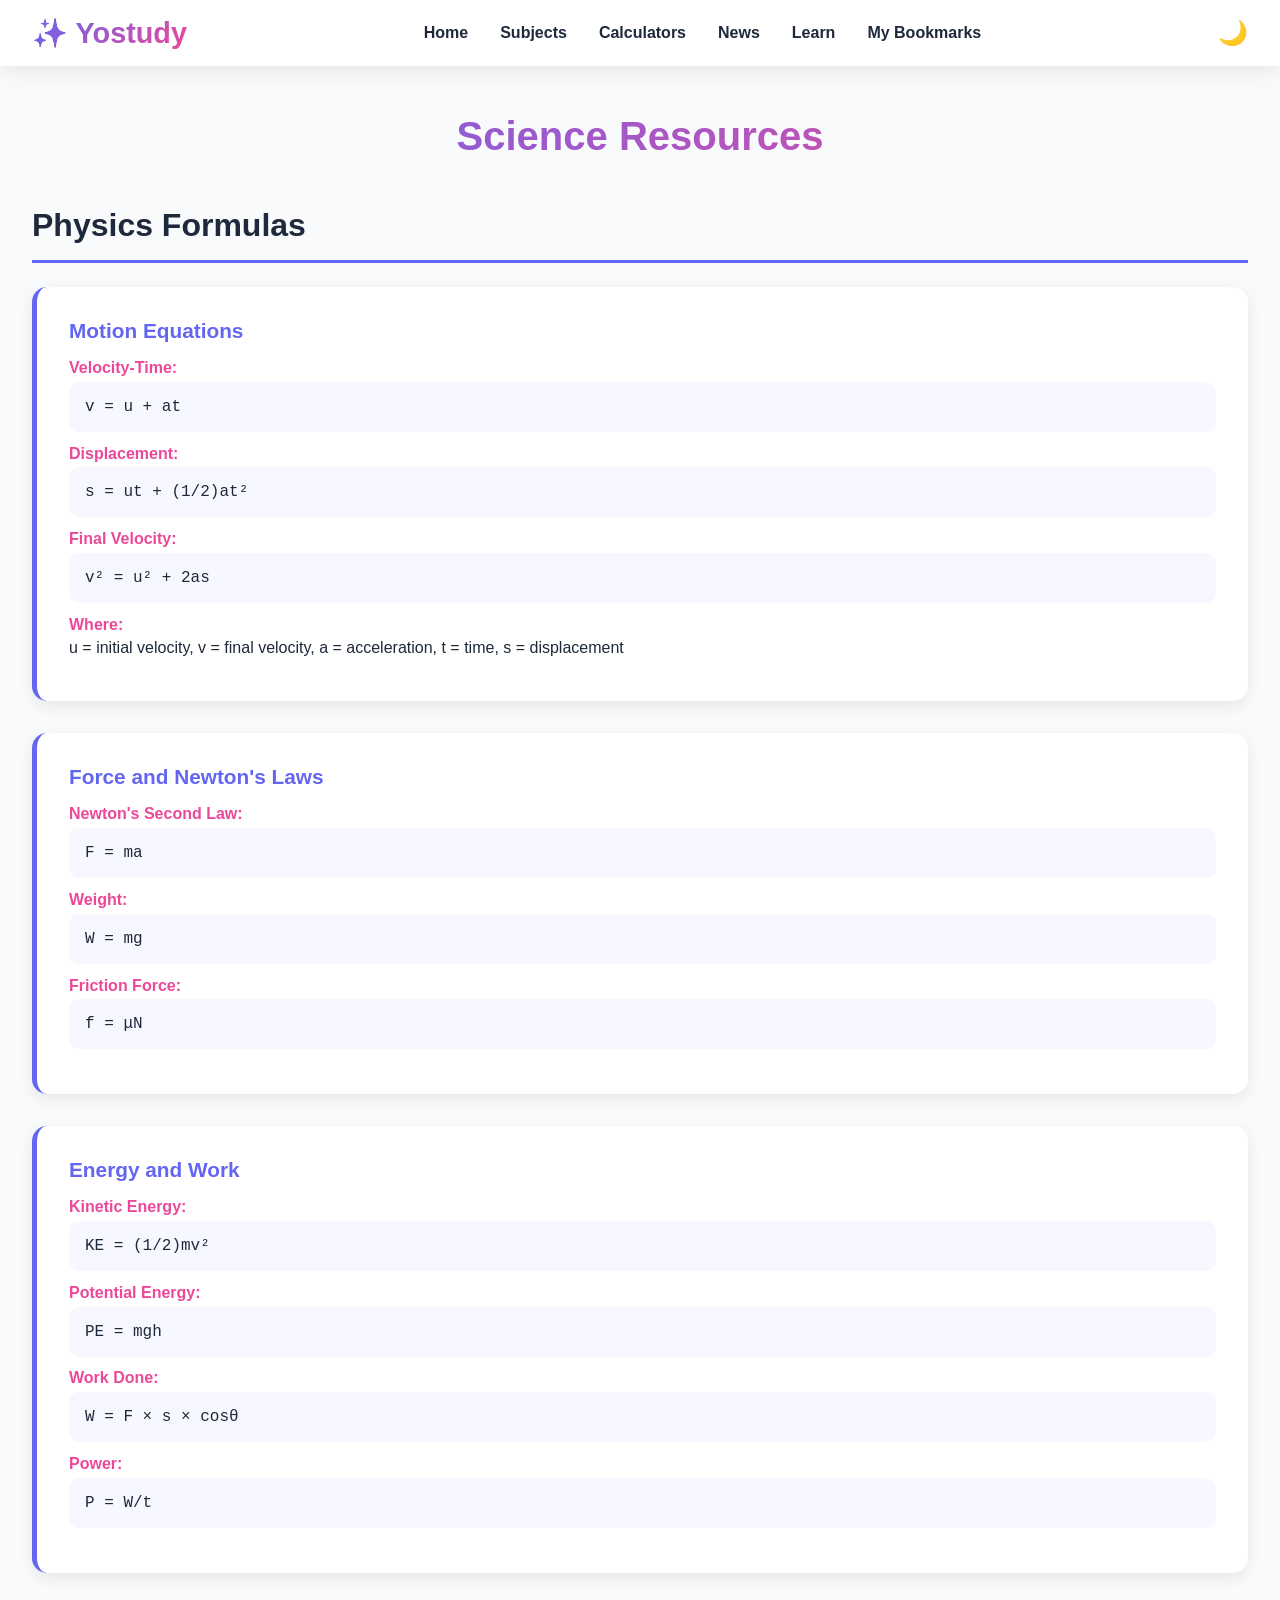
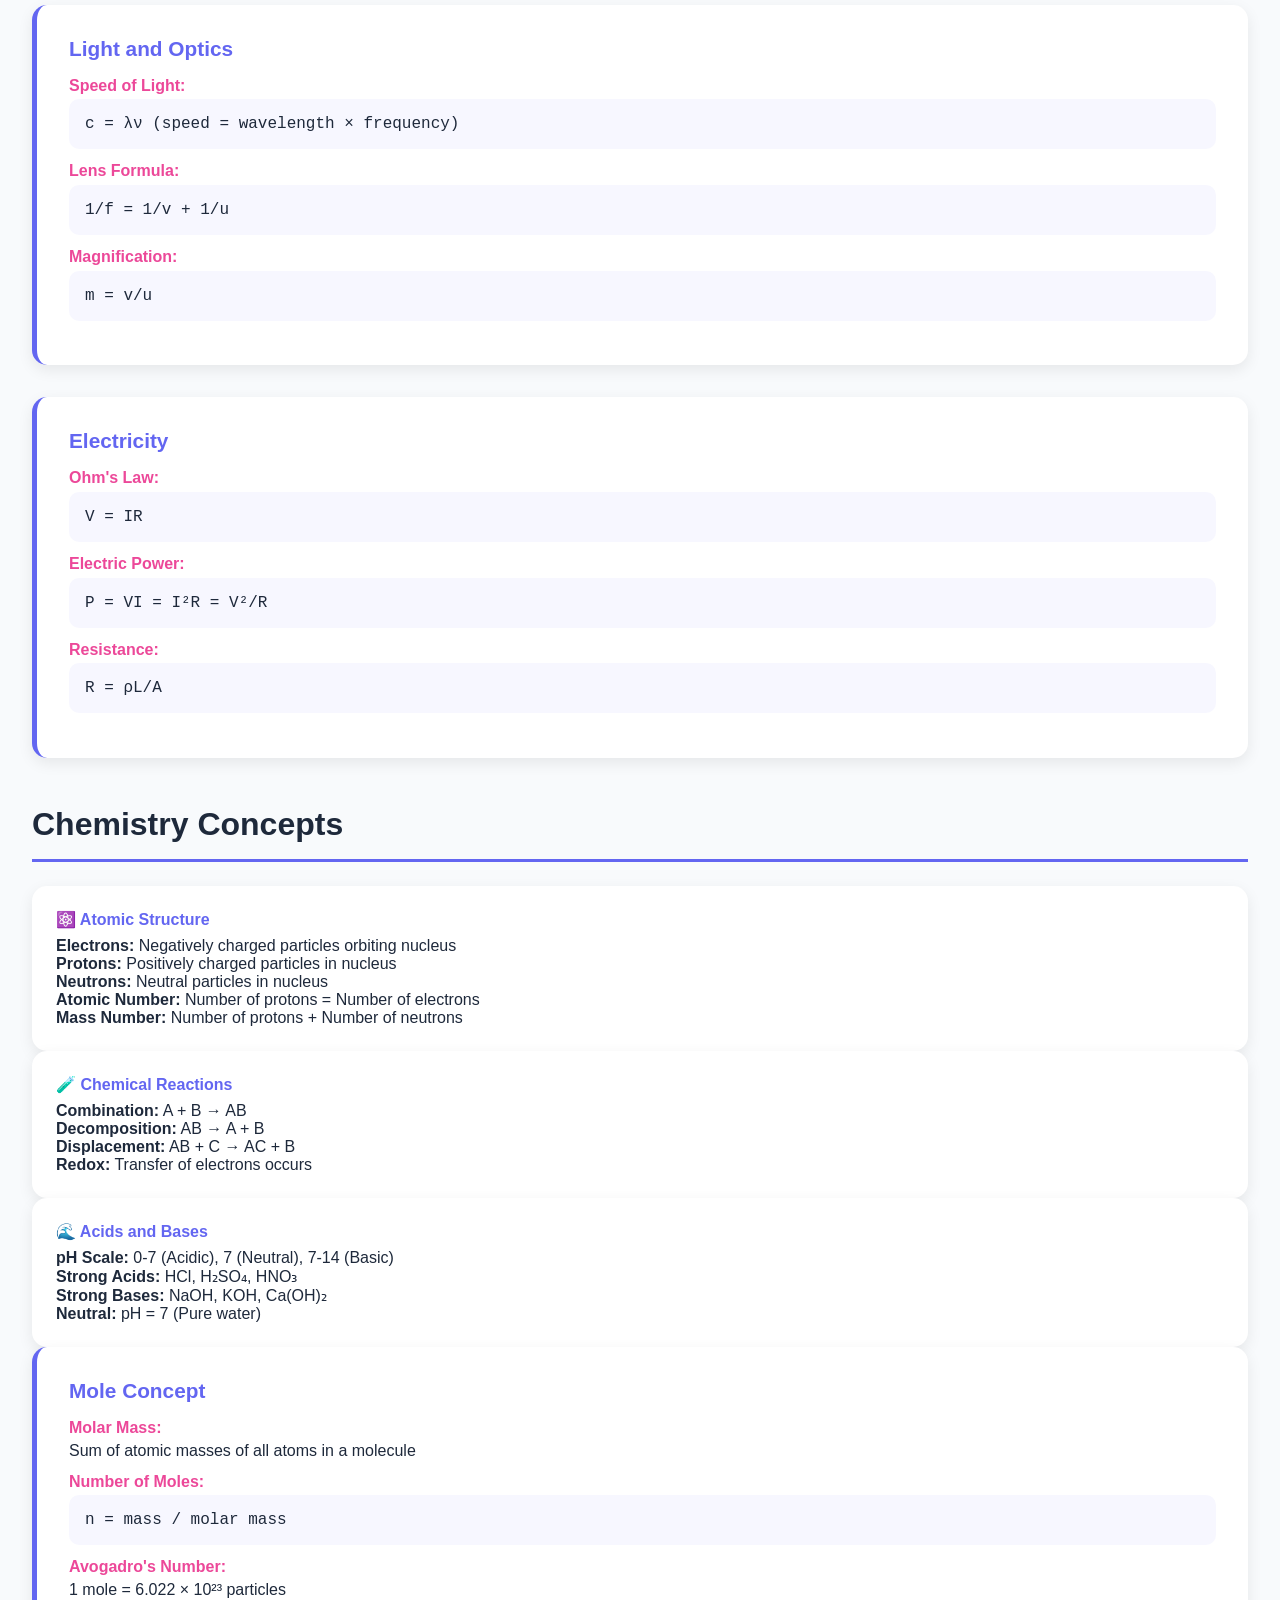
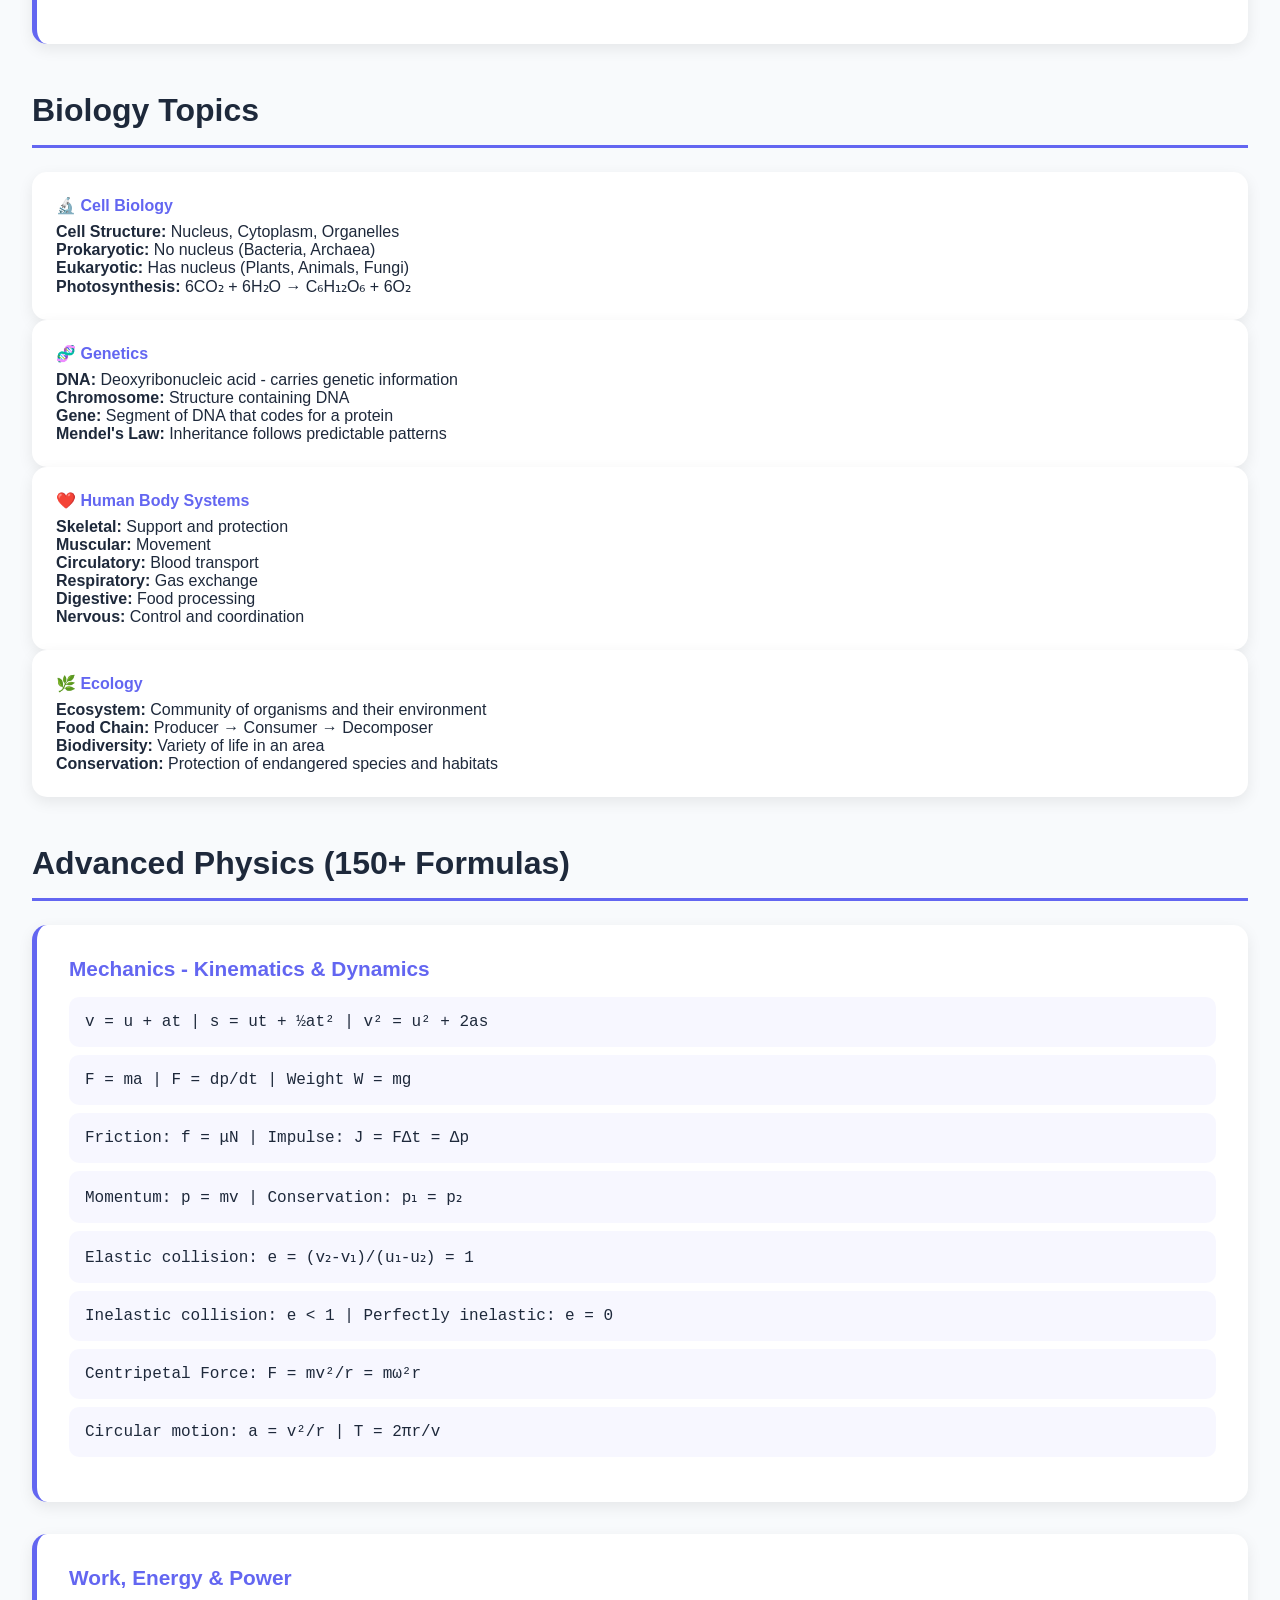
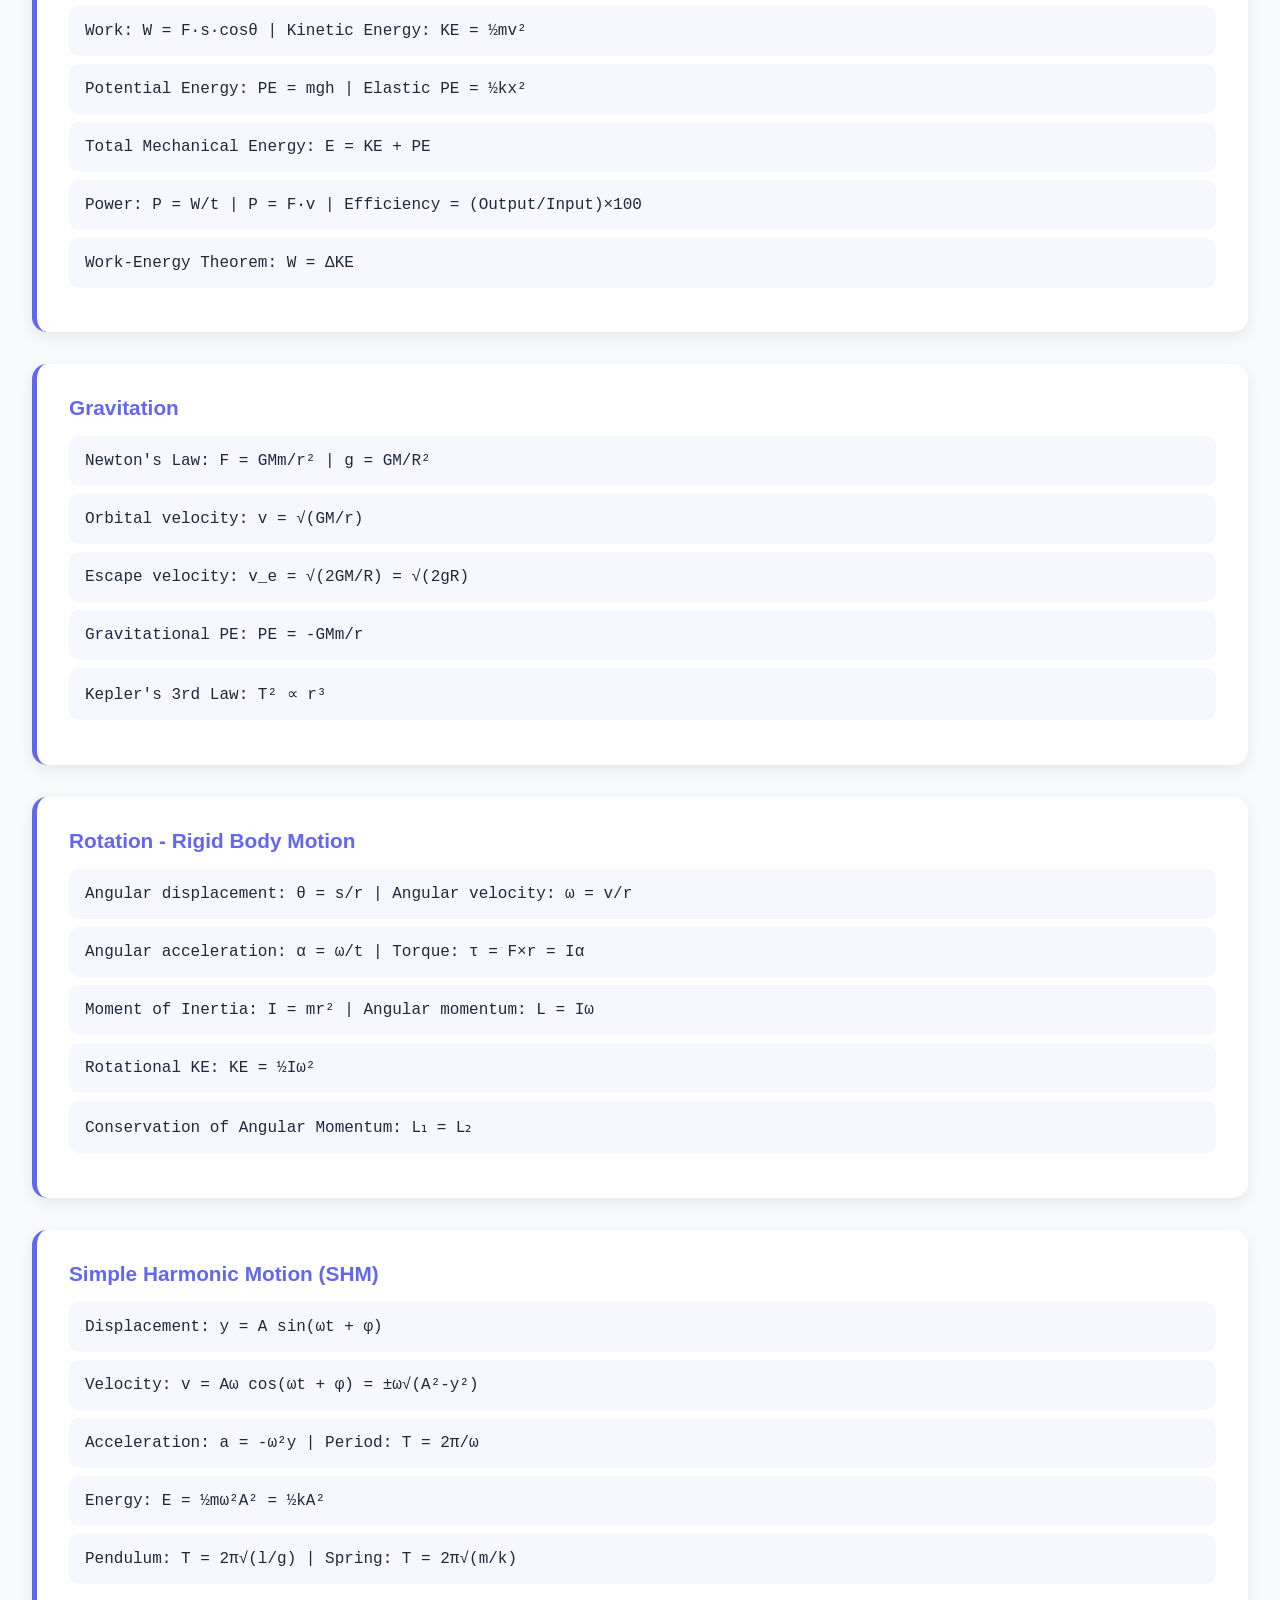
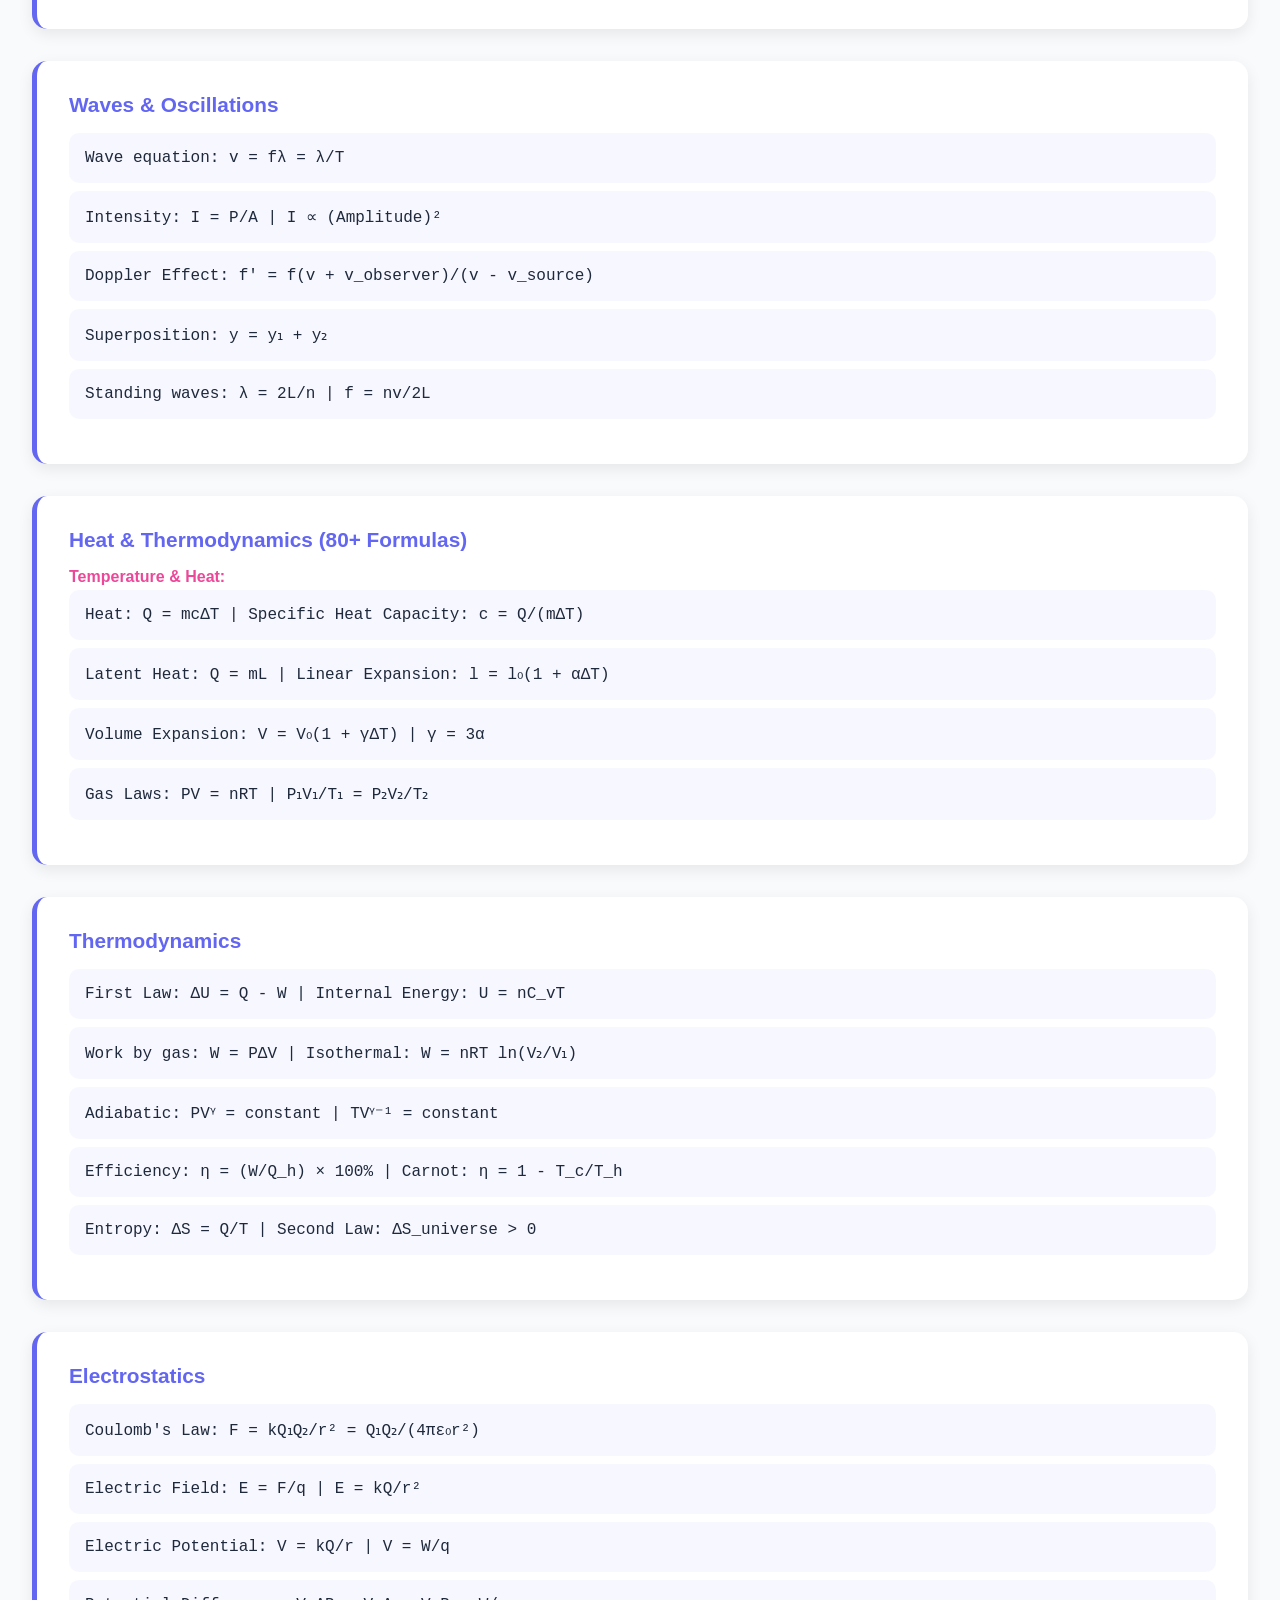
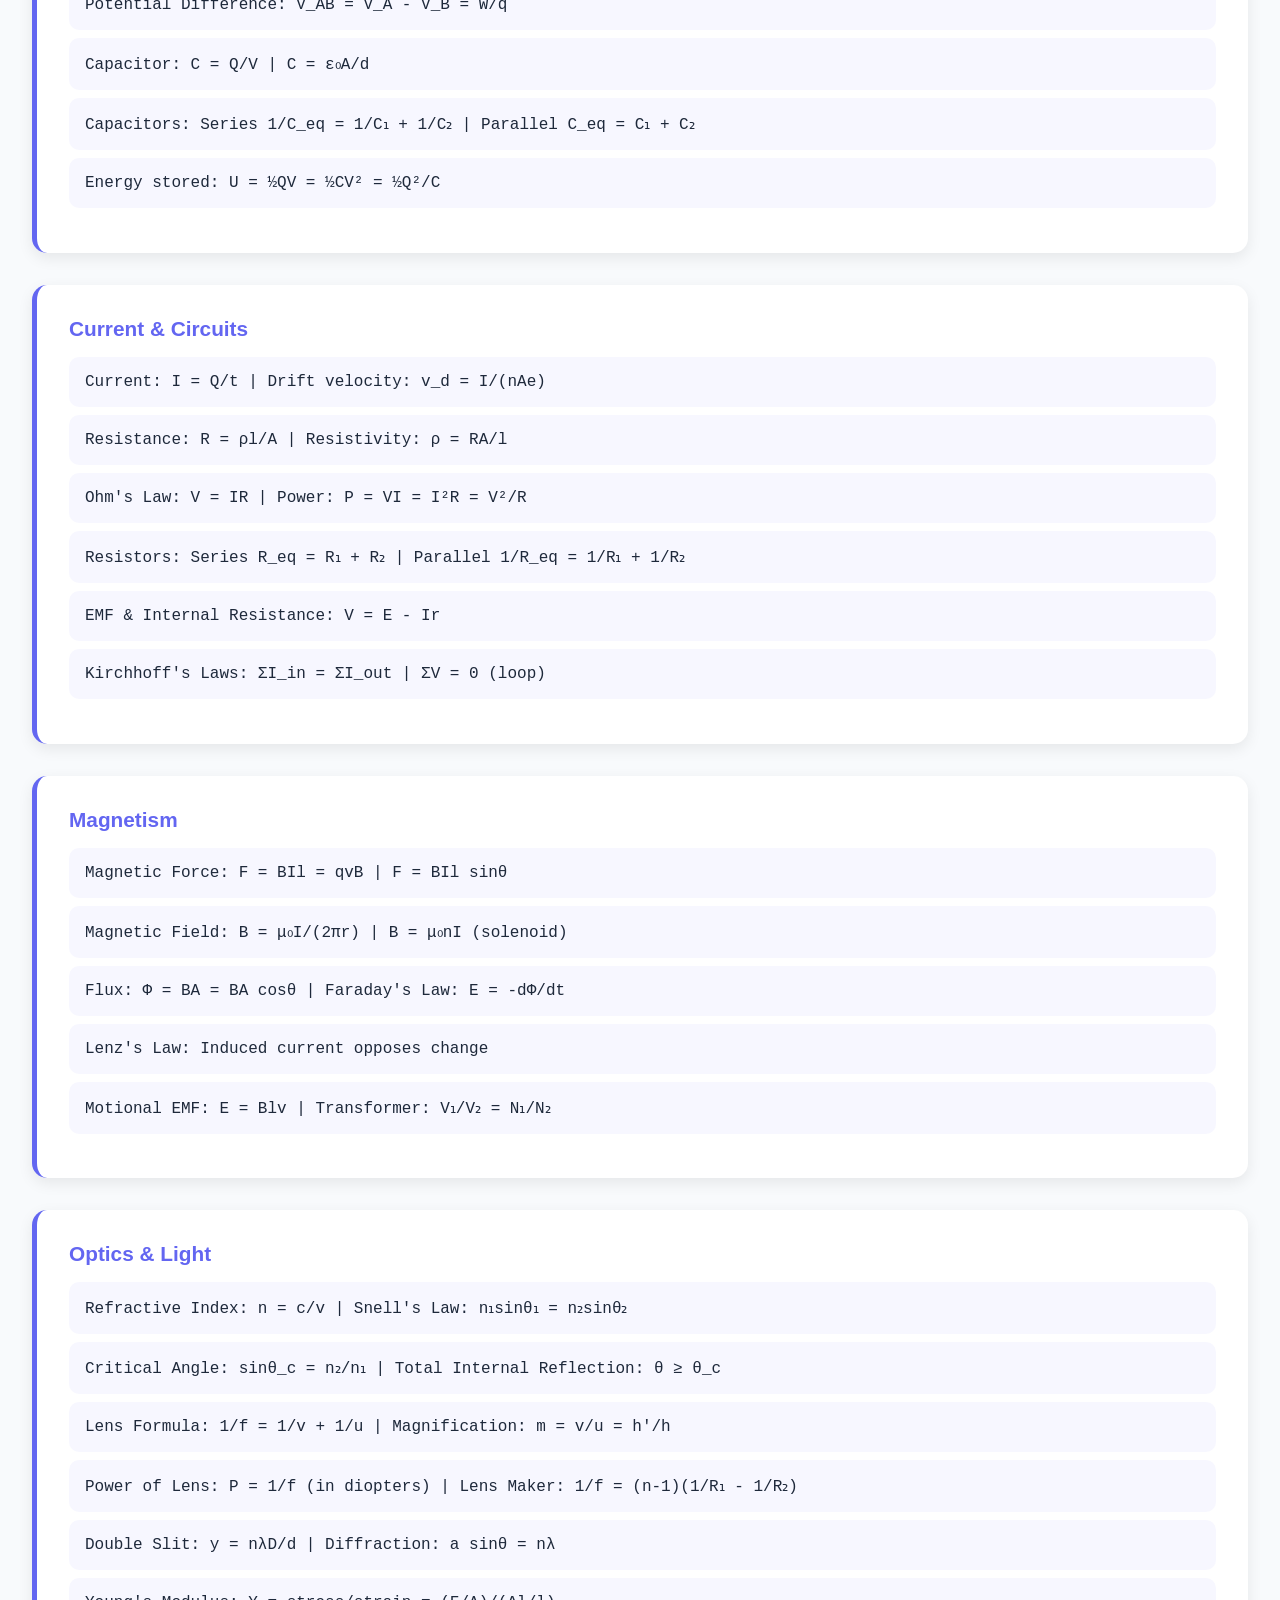
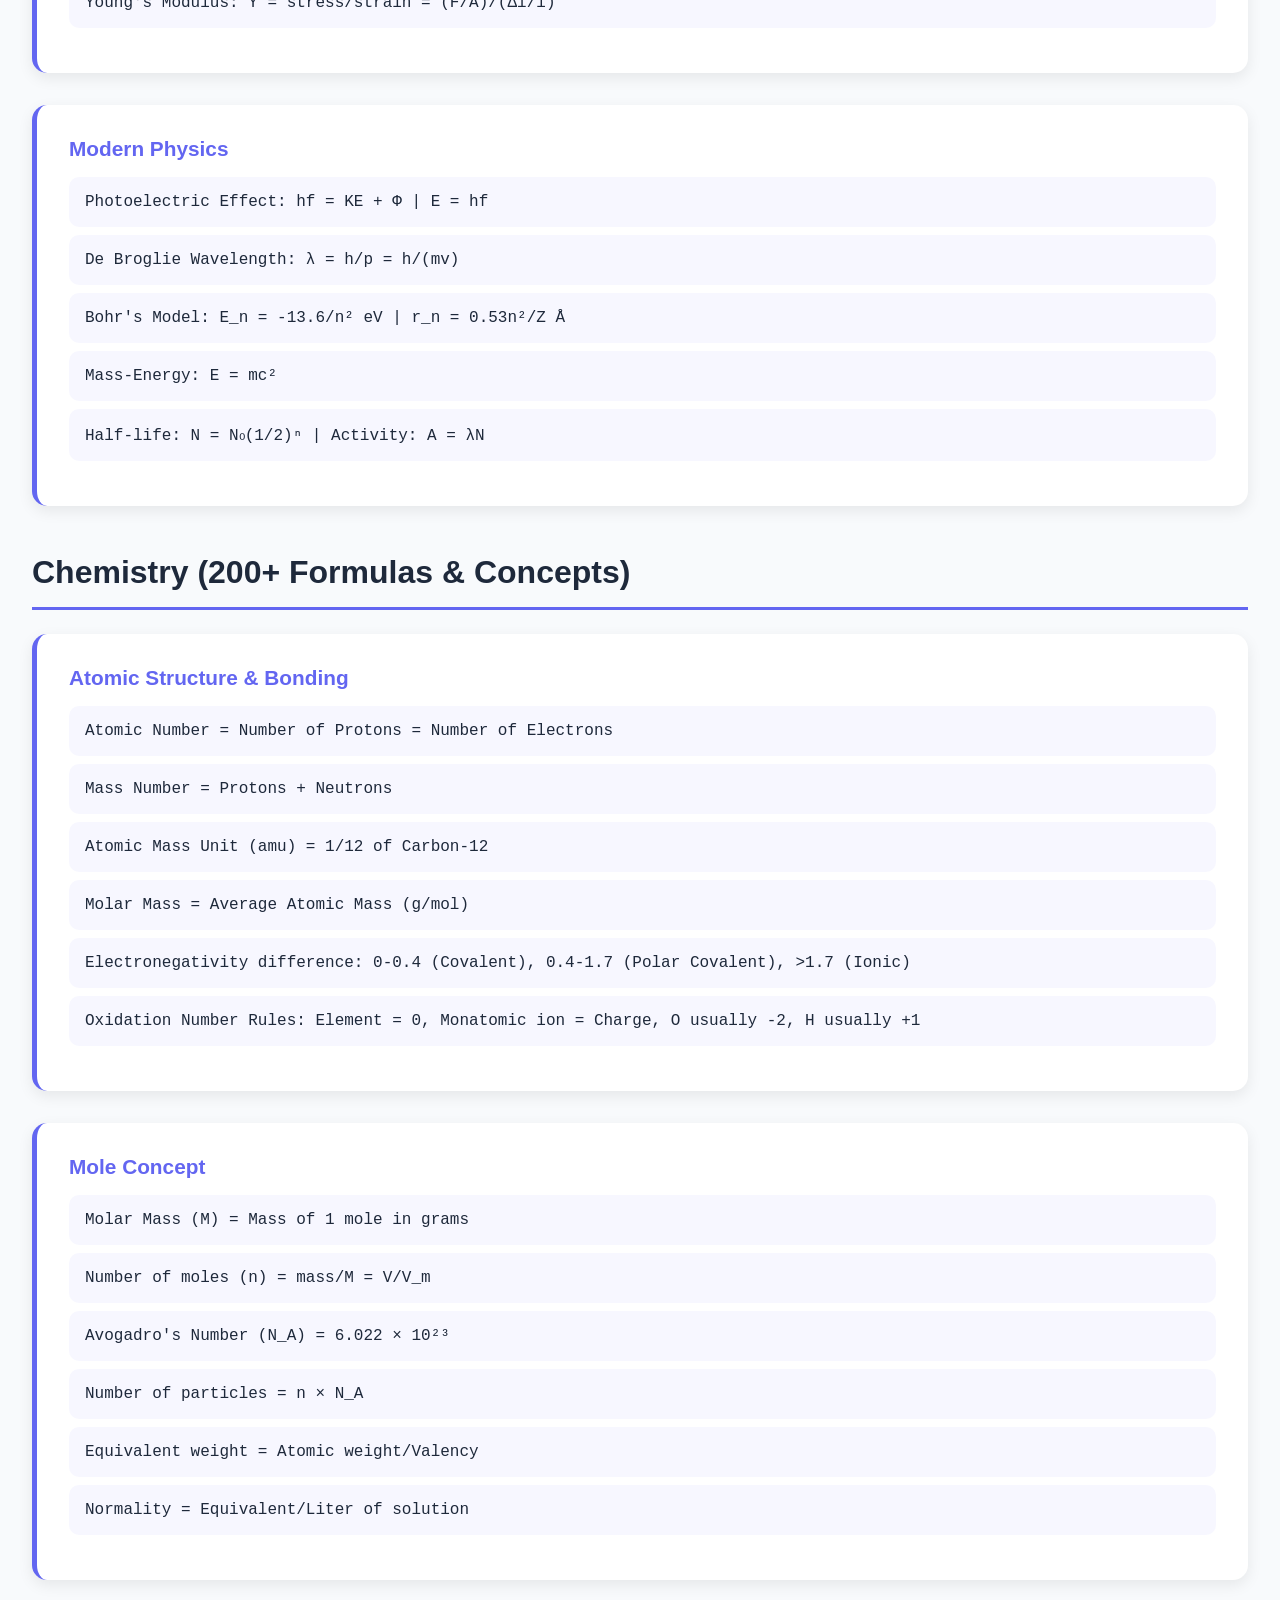
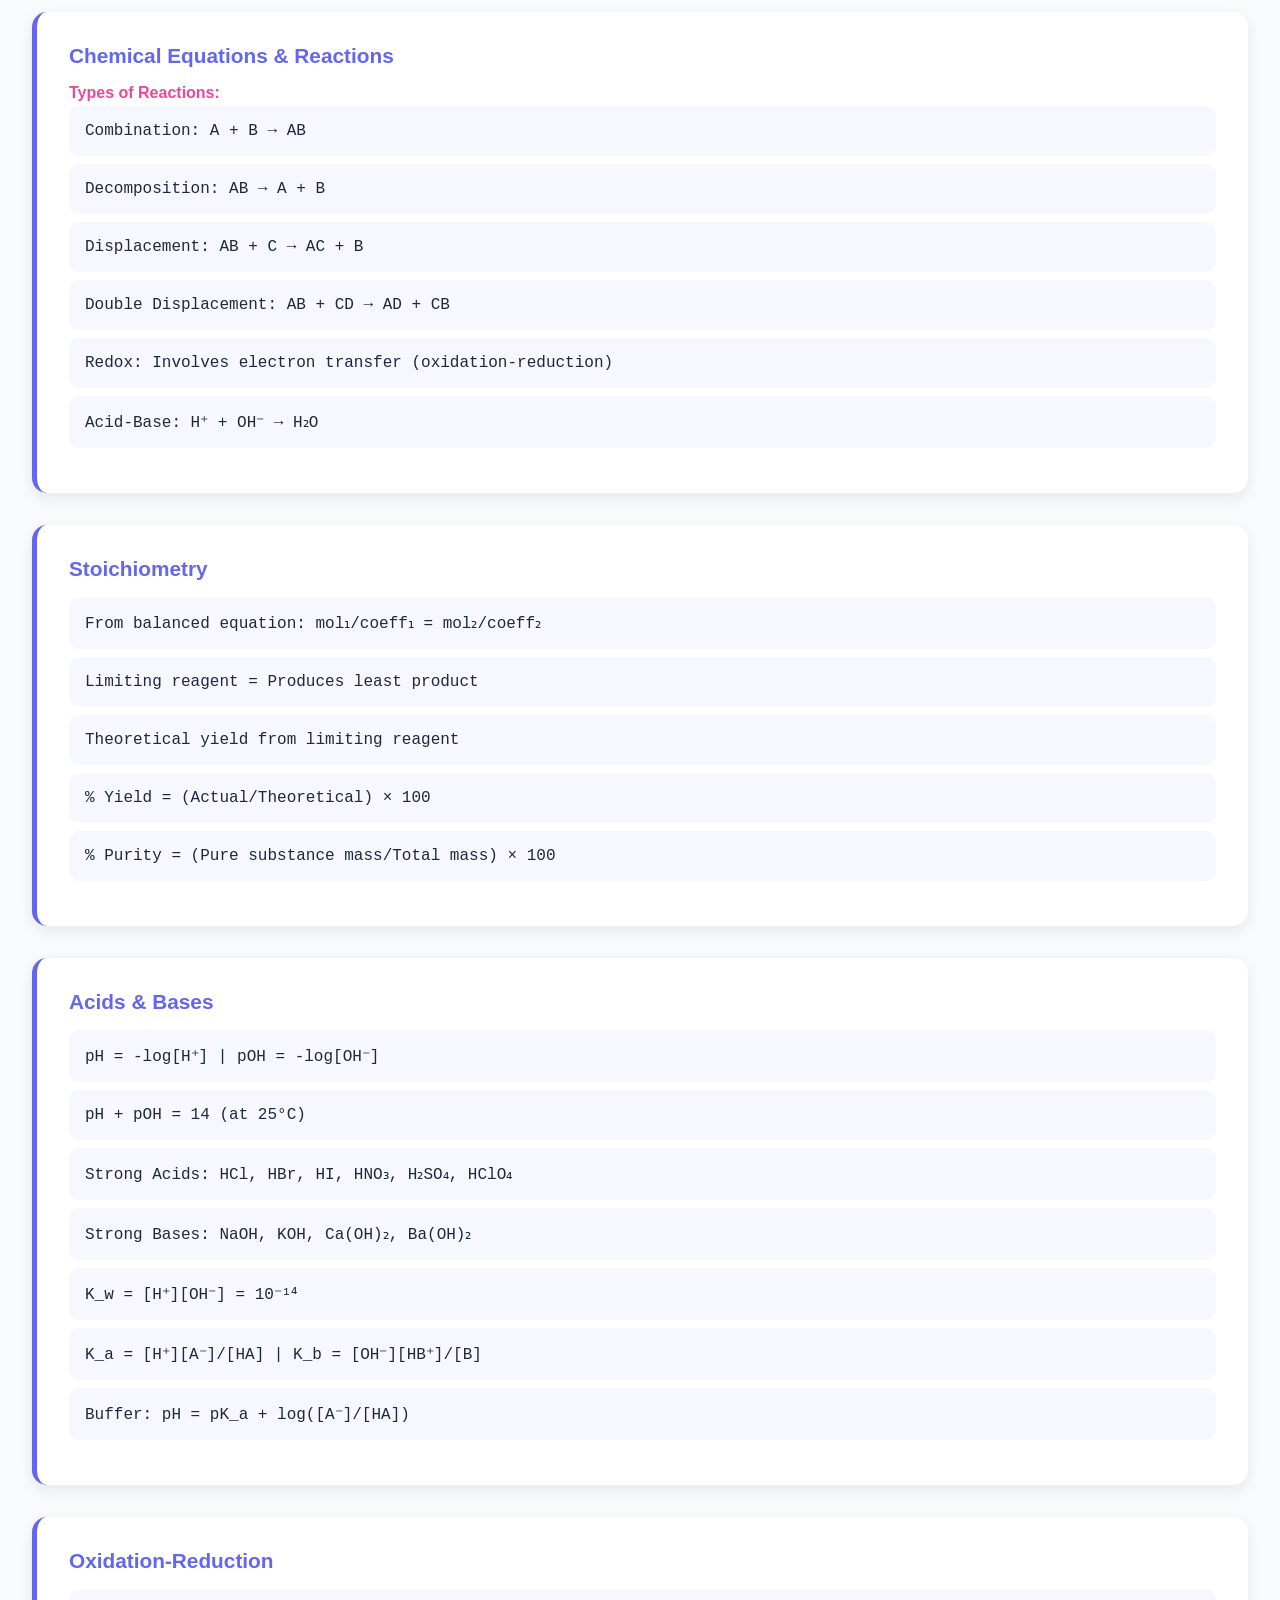
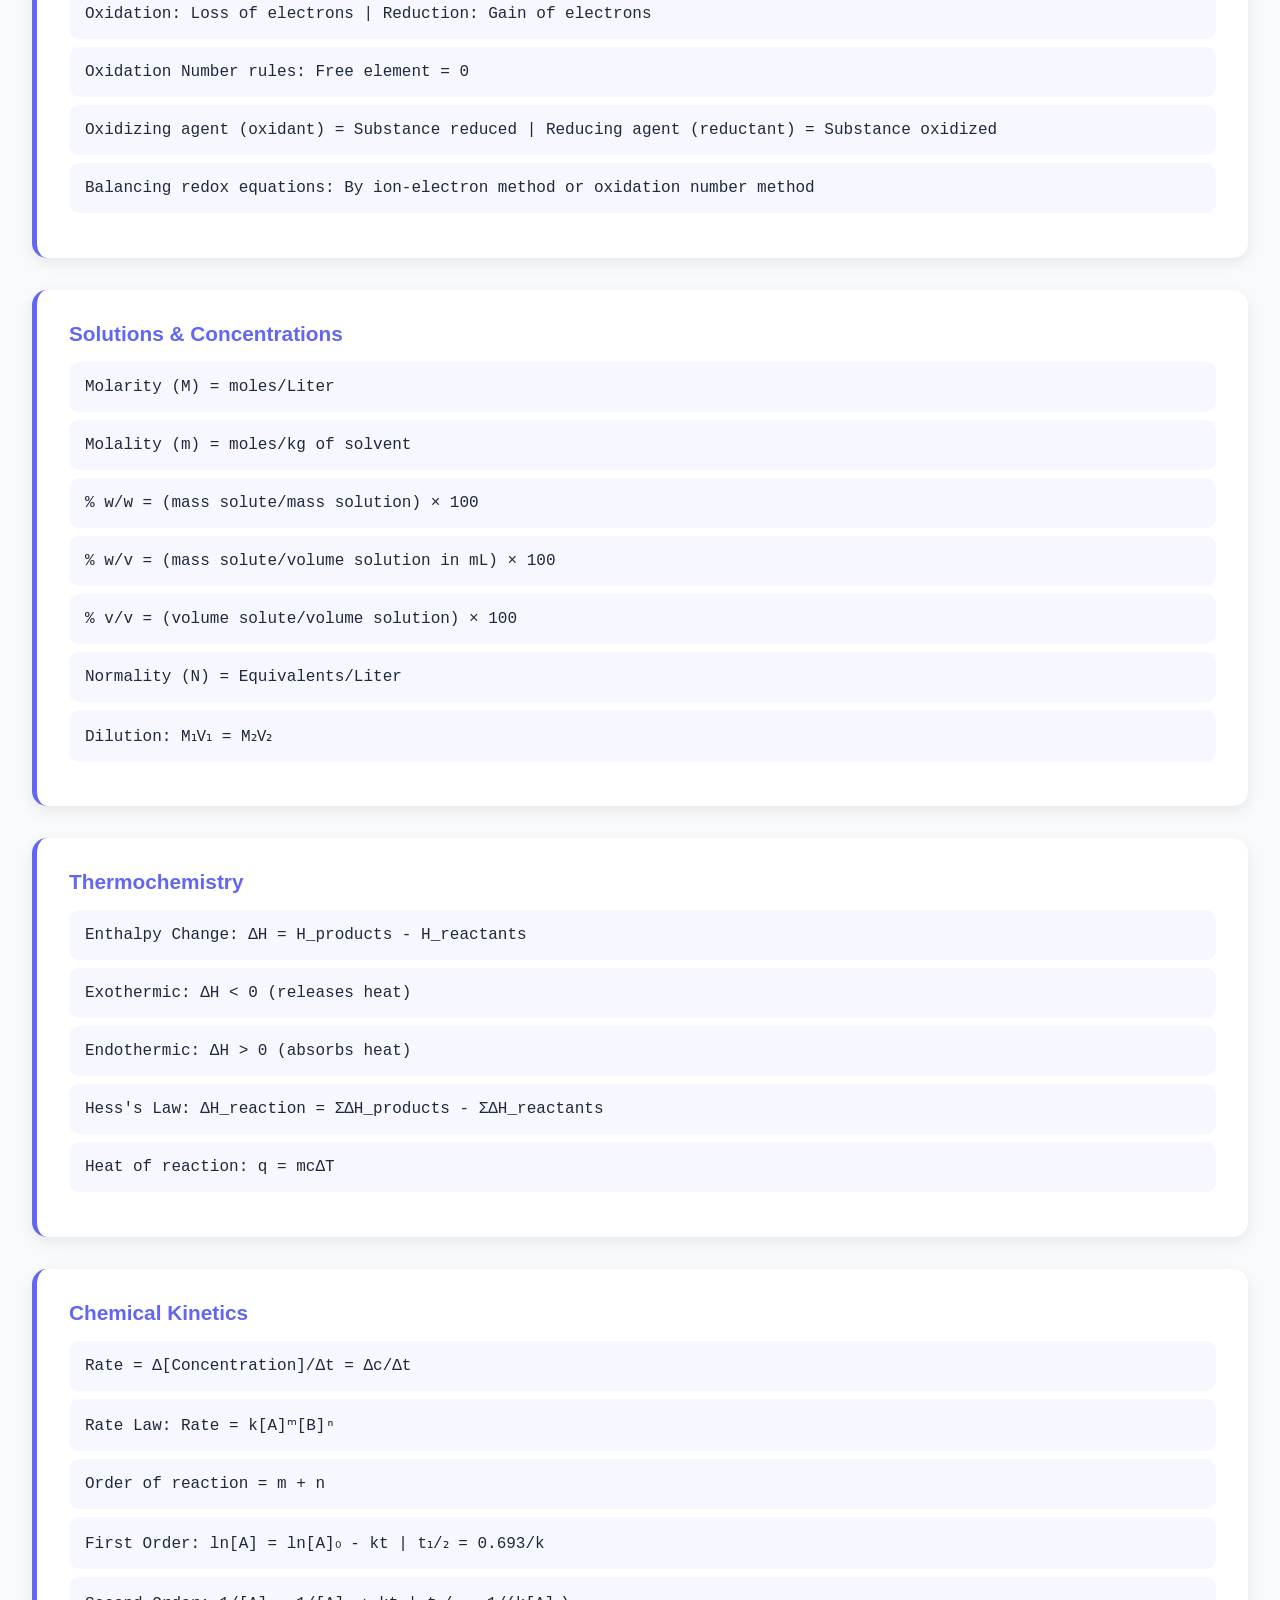
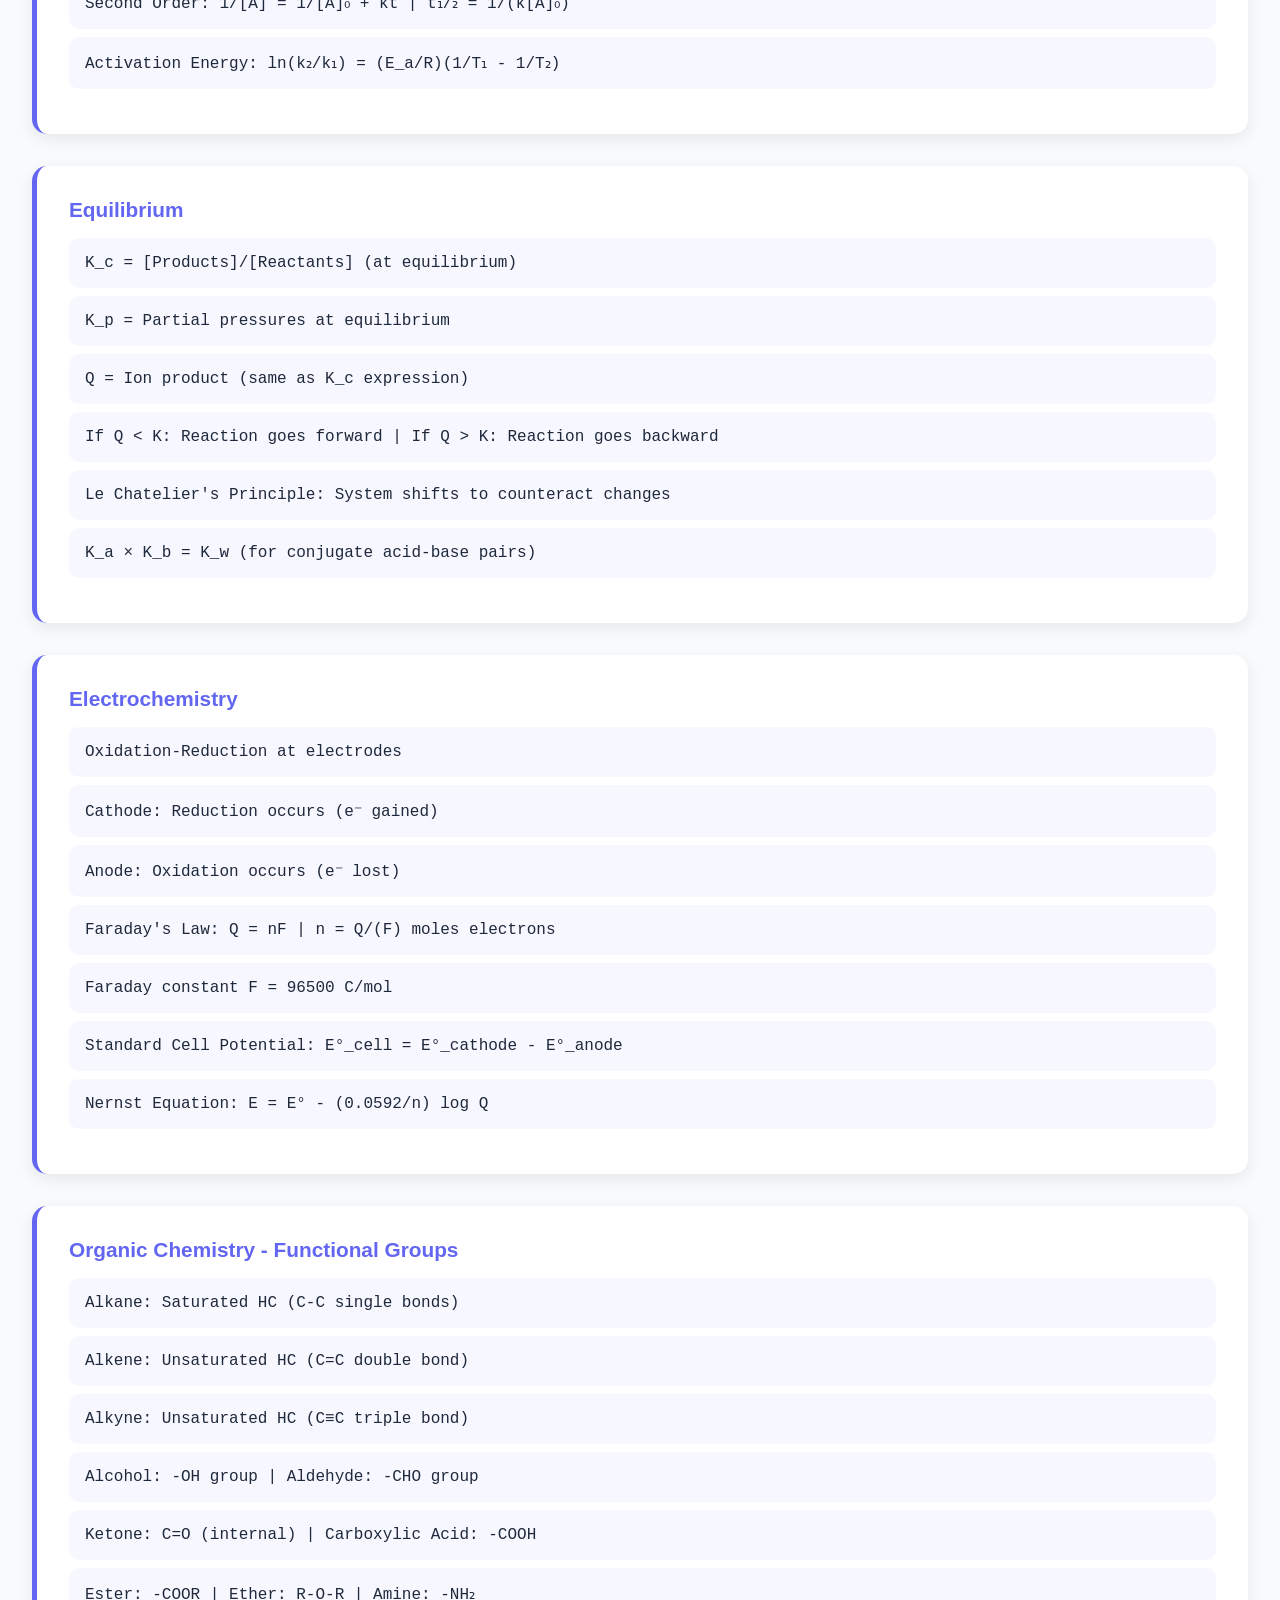
<file: science.html>
<!DOCTYPE html>
<html lang="en">
<head>
    <meta charset="UTF-8">
    <meta name="viewport" content="width=device-width, initial-scale=1.0">
    <title>Science Resources | Yostudy</title>
    <link rel="stylesheet" href="styles.css">
</head>
<body>
    <!-- NAVBAR -->
    <!-- NAVBAR -->
    <nav>
        <div class="navbar">
            <a href="index.html" class="logo">✨ Yostudy</a>
            <ul class="nav-links">
                <li><a href="index.html">Home</a></li>
                <li><a href="study.html">Subjects</a></li>
                <li><a href="calculators-hub.html">Calculators</a></li>
                <li><a href="news.html">News</a></li>
                <li><a href="download-zone.html">Learn</a></li>
                <li><a href="#">My Bookmarks</a></li>
            </ul>
            <button class="theme-toggle" onclick="toggleTheme()">🌙</button>
            <div class="hamburger" onclick="toggleMenu()">
                <span></span>
                <span></span>
                <span></span>
            </div>
        </div>
    </nav>

    <!-- CONTENT -->
    <div class="content-wrapper">
        <h1 class="page-title">Science Resources</h1>

        <!-- PHYSICS -->
        <div class="subsection">
            <h2>Physics Formulas</h2>
            
            <div class="formula-card">
                <h4>Motion Equations</h4>
                <div class="formula-section">
                    <div class="formula-label">Velocity-Time:</div>
                    <div class="formula-content">v = u + at</div>
                </div>
                <div class="formula-section">
                    <div class="formula-label">Displacement:</div>
                    <div class="formula-content">s = ut + (1/2)at²</div>
                </div>
                <div class="formula-section">
                    <div class="formula-label">Final Velocity:</div>
                    <div class="formula-content">v² = u² + 2as</div>
                </div>
                <div class="formula-section">
                    <div class="formula-label">Where:</div>
                    <p>u = initial velocity, v = final velocity, a = acceleration, t = time, s = displacement</p>
                </div>
            </div>

            <div class="formula-card">
                <h4>Force and Newton's Laws</h4>
                <div class="formula-section">
                    <div class="formula-label">Newton's Second Law:</div>
                    <div class="formula-content">F = ma</div>
                </div>
                <div class="formula-section">
                    <div class="formula-label">Weight:</div>
                    <div class="formula-content">W = mg</div>
                </div>
                <div class="formula-section">
                    <div class="formula-label">Friction Force:</div>
                    <div class="formula-content">f = μN</div>
                </div>
            </div>

            <div class="formula-card">
                <h4>Energy and Work</h4>
                <div class="formula-section">
                    <div class="formula-label">Kinetic Energy:</div>
                    <div class="formula-content">KE = (1/2)mv²</div>
                </div>
                <div class="formula-section">
                    <div class="formula-label">Potential Energy:</div>
                    <div class="formula-content">PE = mgh</div>
                </div>
                <div class="formula-section">
                    <div class="formula-label">Work Done:</div>
                    <div class="formula-content">W = F × s × cosθ</div>
                </div>
                <div class="formula-section">
                    <div class="formula-label">Power:</div>
                    <div class="formula-content">P = W/t</div>
                </div>
            </div>

            <div class="formula-card">
                <h4>Light and Optics</h4>
                <div class="formula-section">
                    <div class="formula-label">Speed of Light:</div>
                    <div class="formula-content">c = λν (speed = wavelength × frequency)</div>
                </div>
                <div class="formula-section">
                    <div class="formula-label">Lens Formula:</div>
                    <div class="formula-content">1/f = 1/v + 1/u</div>
                </div>
                <div class="formula-section">
                    <div class="formula-label">Magnification:</div>
                    <div class="formula-content">m = v/u</div>
                </div>
            </div>

            <div class="formula-card">
                <h4>Electricity</h4>
                <div class="formula-section">
                    <div class="formula-label">Ohm's Law:</div>
                    <div class="formula-content">V = IR</div>
                </div>
                <div class="formula-section">
                    <div class="formula-label">Electric Power:</div>
                    <div class="formula-content">P = VI = I²R = V²/R</div>
                </div>
                <div class="formula-section">
                    <div class="formula-label">Resistance:</div>
                    <div class="formula-content">R = ρL/A</div>
                </div>
            </div>
        </div>

        <!-- CHEMISTRY -->
        <div class="subsection">
            <h2>Chemistry Concepts</h2>
            
            <div class="card">
                <h4>⚛️ Atomic Structure</h4>
                <p><strong>Electrons:</strong> Negatively charged particles orbiting nucleus</p>
                <p><strong>Protons:</strong> Positively charged particles in nucleus</p>
                <p><strong>Neutrons:</strong> Neutral particles in nucleus</p>
                <p><strong>Atomic Number:</strong> Number of protons = Number of electrons</p>
                <p><strong>Mass Number:</strong> Number of protons + Number of neutrons</p>
            </div>

            <div class="card">
                <h4>🧪 Chemical Reactions</h4>
                <p><strong>Combination:</strong> A + B → AB</p>
                <p><strong>Decomposition:</strong> AB → A + B</p>
                <p><strong>Displacement:</strong> AB + C → AC + B</p>
                <p><strong>Redox:</strong> Transfer of electrons occurs</p>
            </div>

            <div class="card">
                <h4>🌊 Acids and Bases</h4>
                <p><strong>pH Scale:</strong> 0-7 (Acidic), 7 (Neutral), 7-14 (Basic)</p>
                <p><strong>Strong Acids:</strong> HCl, H₂SO₄, HNO₃</p>
                <p><strong>Strong Bases:</strong> NaOH, KOH, Ca(OH)₂</p>
                <p><strong>Neutral:</strong> pH = 7 (Pure water)</p>
            </div>

            <div class="formula-card">
                <h4>Mole Concept</h4>
                <div class="formula-section">
                    <div class="formula-label">Molar Mass:</div>
                    <p>Sum of atomic masses of all atoms in a molecule</p>
                </div>
                <div class="formula-section">
                    <div class="formula-label">Number of Moles:</div>
                    <div class="formula-content">n = mass / molar mass</div>
                </div>
                <div class="formula-section">
                    <div class="formula-label">Avogadro's Number:</div>
                    <p>1 mole = 6.022 × 10²³ particles</p>
                </div>
            </div>
        </div>

        <!-- BIOLOGY -->
        <div class="subsection">
            <h2>Biology Topics</h2>
            
            <div class="card">
                <h4>🔬 Cell Biology</h4>
                <p><strong>Cell Structure:</strong> Nucleus, Cytoplasm, Organelles</p>
                <p><strong>Prokaryotic:</strong> No nucleus (Bacteria, Archaea)</p>
                <p><strong>Eukaryotic:</strong> Has nucleus (Plants, Animals, Fungi)</p>
                <p><strong>Photosynthesis:</strong> 6CO₂ + 6H₂O → C₆H₁₂O₆ + 6O₂</p>
            </div>

            <div class="card">
                <h4>🧬 Genetics</h4>
                <p><strong>DNA:</strong> Deoxyribonucleic acid - carries genetic information</p>
                <p><strong>Chromosome:</strong> Structure containing DNA</p>
                <p><strong>Gene:</strong> Segment of DNA that codes for a protein</p>
                <p><strong>Mendel's Law:</strong> Inheritance follows predictable patterns</p>
            </div>

            <div class="card">
                <h4>❤️ Human Body Systems</h4>
                <p><strong>Skeletal:</strong> Support and protection</p>
                <p><strong>Muscular:</strong> Movement</p>
                <p><strong>Circulatory:</strong> Blood transport</p>
                <p><strong>Respiratory:</strong> Gas exchange</p>
                <p><strong>Digestive:</strong> Food processing</p>
                <p><strong>Nervous:</strong> Control and coordination</p>
            </div>

            <div class="card">
                <h4>🌿 Ecology</h4>
                <p><strong>Ecosystem:</strong> Community of organisms and their environment</p>
                <p><strong>Food Chain:</strong> Producer → Consumer → Decomposer</p>
                <p><strong>Biodiversity:</strong> Variety of life in an area</p>
                <p><strong>Conservation:</strong> Protection of endangered species and habitats</p>
            </div>
        </div>

        <!-- ADVANCED PHYSICS FORMULAS -->
        <div class="subsection">
            <h2>Advanced Physics (150+ Formulas)</h2>
            
            <div class="formula-card">
                <h4>Mechanics - Kinematics & Dynamics</h4>
                <div class="formula-section">
                    <div class="formula-content">v = u + at | s = ut + ½at² | v² = u² + 2as</div>
                    <div class="formula-content">F = ma | F = dp/dt | Weight W = mg</div>
                    <div class="formula-content">Friction: f = μN | Impulse: J = FΔt = Δp</div>
                    <div class="formula-content">Momentum: p = mv | Conservation: p₁ = p₂</div>
                    <div class="formula-content">Elastic collision: e = (v₂-v₁)/(u₁-u₂) = 1</div>
                    <div class="formula-content">Inelastic collision: e &lt; 1 | Perfectly inelastic: e = 0</div>
                    <div class="formula-content">Centripetal Force: F = mv²/r = mω²r</div>
                    <div class="formula-content">Circular motion: a = v²/r | T = 2πr/v</div>
                </div>
            </div>

            <div class="formula-card">
                <h4>Work, Energy & Power</h4>
                <div class="formula-section">
                    <div class="formula-content">Work: W = F·s·cosθ | Kinetic Energy: KE = ½mv²</div>
                    <div class="formula-content">Potential Energy: PE = mgh | Elastic PE = ½kx²</div>
                    <div class="formula-content">Total Mechanical Energy: E = KE + PE</div>
                    <div class="formula-content">Power: P = W/t | P = F·v | Efficiency = (Output/Input)×100</div>
                    <div class="formula-content">Work-Energy Theorem: W = ΔKE</div>
                </div>
            </div>

            <div class="formula-card">
                <h4>Gravitation</h4>
                <div class="formula-section">
                    <div class="formula-content">Newton's Law: F = GMm/r² | g = GM/R²</div>
                    <div class="formula-content">Orbital velocity: v = √(GM/r)</div>
                    <div class="formula-content">Escape velocity: v_e = √(2GM/R) = √(2gR)</div>
                    <div class="formula-content">Gravitational PE: PE = -GMm/r</div>
                    <div class="formula-content">Kepler's 3rd Law: T² ∝ r³</div>
                </div>
            </div>

            <div class="formula-card">
                <h4>Rotation - Rigid Body Motion</h4>
                <div class="formula-section">
                    <div class="formula-content">Angular displacement: θ = s/r | Angular velocity: ω = v/r</div>
                    <div class="formula-content">Angular acceleration: α = ω/t | Torque: τ = F×r = Iα</div>
                    <div class="formula-content">Moment of Inertia: I = mr² | Angular momentum: L = Iω</div>
                    <div class="formula-content">Rotational KE: KE = ½Iω²</div>
                    <div class="formula-content">Conservation of Angular Momentum: L₁ = L₂</div>
                </div>
            </div>

            <div class="formula-card">
                <h4>Simple Harmonic Motion (SHM)</h4>
                <div class="formula-section">
                    <div class="formula-content">Displacement: y = A sin(ωt + φ)</div>
                    <div class="formula-content">Velocity: v = Aω cos(ωt + φ) = ±ω√(A²-y²)</div>
                    <div class="formula-content">Acceleration: a = -ω²y | Period: T = 2π/ω</div>
                    <div class="formula-content">Energy: E = ½mω²A² = ½kA²</div>
                    <div class="formula-content">Pendulum: T = 2π√(l/g) | Spring: T = 2π√(m/k)</div>
                </div>
            </div>

            <div class="formula-card">
                <h4>Waves & Oscillations</h4>
                <div class="formula-section">
                    <div class="formula-content">Wave equation: v = fλ = λ/T</div>
                    <div class="formula-content">Intensity: I = P/A | I ∝ (Amplitude)²</div>
                    <div class="formula-content">Doppler Effect: f' = f(v + v_observer)/(v - v_source)</div>
                    <div class="formula-content">Superposition: y = y₁ + y₂</div>
                    <div class="formula-content">Standing waves: λ = 2L/n | f = nv/2L</div>
                </div>
            </div>

            <div class="formula-card">
                <h4>Heat & Thermodynamics (80+ Formulas)</h4>
                <div class="formula-section">
                    <div class="formula-label">Temperature & Heat:</div>
                    <div class="formula-content">Heat: Q = mcΔT | Specific Heat Capacity: c = Q/(mΔT)</div>
                    <div class="formula-content">Latent Heat: Q = mL | Linear Expansion: l = l₀(1 + αΔT)</div>
                    <div class="formula-content">Volume Expansion: V = V₀(1 + γΔT) | γ = 3α</div>
                    <div class="formula-content">Gas Laws: PV = nRT | P₁V₁/T₁ = P₂V₂/T₂</div>
                </div>
            </div>

            <div class="formula-card">
                <h4>Thermodynamics</h4>
                <div class="formula-section">
                    <div class="formula-content">First Law: ΔU = Q - W | Internal Energy: U = nC_vT</div>
                    <div class="formula-content">Work by gas: W = PΔV | Isothermal: W = nRT ln(V₂/V₁)</div>
                    <div class="formula-content">Adiabatic: PVᵞ = constant | TVᵞ⁻¹ = constant</div>
                    <div class="formula-content">Efficiency: η = (W/Q_h) × 100% | Carnot: η = 1 - T_c/T_h</div>
                    <div class="formula-content">Entropy: ΔS = Q/T | Second Law: ΔS_universe > 0</div>
                </div>
            </div>

            <div class="formula-card">
                <h4>Electrostatics</h4>
                <div class="formula-section">
                    <div class="formula-content">Coulomb's Law: F = kQ₁Q₂/r² = Q₁Q₂/(4πε₀r²)</div>
                    <div class="formula-content">Electric Field: E = F/q | E = kQ/r²</div>
                    <div class="formula-content">Electric Potential: V = kQ/r | V = W/q</div>
                    <div class="formula-content">Potential Difference: V_AB = V_A - V_B = W/q</div>
                    <div class="formula-content">Capacitor: C = Q/V | C = ε₀A/d</div>
                    <div class="formula-content">Capacitors: Series 1/C_eq = 1/C₁ + 1/C₂ | Parallel C_eq = C₁ + C₂</div>
                    <div class="formula-content">Energy stored: U = ½QV = ½CV² = ½Q²/C</div>
                </div>
            </div>

            <div class="formula-card">
                <h4>Current & Circuits</h4>
                <div class="formula-section">
                    <div class="formula-content">Current: I = Q/t | Drift velocity: v_d = I/(nAe)</div>
                    <div class="formula-content">Resistance: R = ρl/A | Resistivity: ρ = RA/l</div>
                    <div class="formula-content">Ohm's Law: V = IR | Power: P = VI = I²R = V²/R</div>
                    <div class="formula-content">Resistors: Series R_eq = R₁ + R₂ | Parallel 1/R_eq = 1/R₁ + 1/R₂</div>
                    <div class="formula-content">EMF & Internal Resistance: V = E - Ir</div>
                    <div class="formula-content">Kirchhoff's Laws: ΣI_in = ΣI_out | ΣV = 0 (loop)</div>
                </div>
            </div>

            <div class="formula-card">
                <h4>Magnetism</h4>
                <div class="formula-section">
                    <div class="formula-content">Magnetic Force: F = BIl = qvB | F = BIl sinθ</div>
                    <div class="formula-content">Magnetic Field: B = μ₀I/(2πr) | B = μ₀nI (solenoid)</div>
                    <div class="formula-content">Flux: Φ = BA = BA cosθ | Faraday's Law: E = -dΦ/dt</div>
                    <div class="formula-content">Lenz's Law: Induced current opposes change</div>
                    <div class="formula-content">Motional EMF: E = Blv | Transformer: V₁/V₂ = N₁/N₂</div>
                </div>
            </div>

            <div class="formula-card">
                <h4>Optics & Light</h4>
                <div class="formula-section">
                    <div class="formula-content">Refractive Index: n = c/v | Snell's Law: n₁sinθ₁ = n₂sinθ₂</div>
                    <div class="formula-content">Critical Angle: sinθ_c = n₂/n₁ | Total Internal Reflection: θ ≥ θ_c</div>
                    <div class="formula-content">Lens Formula: 1/f = 1/v + 1/u | Magnification: m = v/u = h'/h</div>
                    <div class="formula-content">Power of Lens: P = 1/f (in diopters) | Lens Maker: 1/f = (n-1)(1/R₁ - 1/R₂)</div>
                    <div class="formula-content">Double Slit: y = nλD/d | Diffraction: a sinθ = nλ</div>
                    <div class="formula-content">Young's Modulus: Y = stress/strain = (F/A)/(Δl/l)</div>
                </div>
            </div>

            <div class="formula-card">
                <h4>Modern Physics</h4>
                <div class="formula-section">
                    <div class="formula-content">Photoelectric Effect: hf = KE + Φ | E = hf</div>
                    <div class="formula-content">De Broglie Wavelength: λ = h/p = h/(mv)</div>
                    <div class="formula-content">Bohr's Model: E_n = -13.6/n² eV | r_n = 0.53n²/Z Å</div>
                    <div class="formula-content">Mass-Energy: E = mc²</div>
                    <div class="formula-content">Half-life: N = N₀(1/2)ⁿ | Activity: A = λN</div>
                </div>
            </div>
        </div>

        <!-- CHEMISTRY FORMULAS -->
        <div class="subsection">
            <h2>Chemistry (200+ Formulas & Concepts)</h2>
            
            <div class="formula-card">
                <h4>Atomic Structure & Bonding</h4>
                <div class="formula-section">
                    <div class="formula-content">Atomic Number = Number of Protons = Number of Electrons</div>
                    <div class="formula-content">Mass Number = Protons + Neutrons</div>
                    <div class="formula-content">Atomic Mass Unit (amu) = 1/12 of Carbon-12</div>
                    <div class="formula-content">Molar Mass = Average Atomic Mass (g/mol)</div>
                    <div class="formula-content">Electronegativity difference: 0-0.4 (Covalent), 0.4-1.7 (Polar Covalent), >1.7 (Ionic)</div>
                    <div class="formula-content">Oxidation Number Rules: Element = 0, Monatomic ion = Charge, O usually -2, H usually +1</div>
                </div>
            </div>

            <div class="formula-card">
                <h4>Mole Concept</h4>
                <div class="formula-section">
                    <div class="formula-content">Molar Mass (M) = Mass of 1 mole in grams</div>
                    <div class="formula-content">Number of moles (n) = mass/M = V/V_m</div>
                    <div class="formula-content">Avogadro's Number (N_A) = 6.022 × 10²³</div>
                    <div class="formula-content">Number of particles = n × N_A</div>
                    <div class="formula-content">Equivalent weight = Atomic weight/Valency</div>
                    <div class="formula-content">Normality = Equivalent/Liter of solution</div>
                </div>
            </div>

            <div class="formula-card">
                <h4>Chemical Equations & Reactions</h4>
                <div class="formula-section">
                    <div class="formula-label">Types of Reactions:</div>
                    <div class="formula-content">Combination: A + B → AB</div>
                    <div class="formula-content">Decomposition: AB → A + B</div>
                    <div class="formula-content">Displacement: AB + C → AC + B</div>
                    <div class="formula-content">Double Displacement: AB + CD → AD + CB</div>
                    <div class="formula-content">Redox: Involves electron transfer (oxidation-reduction)</div>
                    <div class="formula-content">Acid-Base: H⁺ + OH⁻ → H₂O</div>
                </div>
            </div>

            <div class="formula-card">
                <h4>Stoichiometry</h4>
                <div class="formula-section">
                    <div class="formula-content">From balanced equation: mol₁/coeff₁ = mol₂/coeff₂</div>
                    <div class="formula-content">Limiting reagent = Produces least product</div>
                    <div class="formula-content">Theoretical yield from limiting reagent</div>
                    <div class="formula-content">% Yield = (Actual/Theoretical) × 100</div>
                    <div class="formula-content">% Purity = (Pure substance mass/Total mass) × 100</div>
                </div>
            </div>

            <div class="formula-card">
                <h4>Acids & Bases</h4>
                <div class="formula-section">
                    <div class="formula-content">pH = -log[H⁺] | pOH = -log[OH⁻]</div>
                    <div class="formula-content">pH + pOH = 14 (at 25°C)</div>
                    <div class="formula-content">Strong Acids: HCl, HBr, HI, HNO₃, H₂SO₄, HClO₄</div>
                    <div class="formula-content">Strong Bases: NaOH, KOH, Ca(OH)₂, Ba(OH)₂</div>
                    <div class="formula-content">K_w = [H⁺][OH⁻] = 10⁻¹⁴</div>
                    <div class="formula-content">K_a = [H⁺][A⁻]/[HA] | K_b = [OH⁻][HB⁺]/[B]</div>
                    <div class="formula-content">Buffer: pH = pK_a + log([A⁻]/[HA])</div>
                </div>
            </div>

            <div class="formula-card">
                <h4>Oxidation-Reduction</h4>
                <div class="formula-section">
                    <div class="formula-content">Oxidation: Loss of electrons | Reduction: Gain of electrons</div>
                    <div class="formula-content">Oxidation Number rules: Free element = 0</div>
                    <div class="formula-content">Oxidizing agent (oxidant) = Substance reduced | Reducing agent (reductant) = Substance oxidized</div>
                    <div class="formula-content">Balancing redox equations: By ion-electron method or oxidation number method</div>
                </div>
            </div>

            <div class="formula-card">
                <h4>Solutions & Concentrations</h4>
                <div class="formula-section">
                    <div class="formula-content">Molarity (M) = moles/Liter</div>
                    <div class="formula-content">Molality (m) = moles/kg of solvent</div>
                    <div class="formula-content">% w/w = (mass solute/mass solution) × 100</div>
                    <div class="formula-content">% w/v = (mass solute/volume solution in mL) × 100</div>
                    <div class="formula-content">% v/v = (volume solute/volume solution) × 100</div>
                    <div class="formula-content">Normality (N) = Equivalents/Liter</div>
                    <div class="formula-content">Dilution: M₁V₁ = M₂V₂</div>
                </div>
            </div>

            <div class="formula-card">
                <h4>Thermochemistry</h4>
                <div class="formula-section">
                    <div class="formula-content">Enthalpy Change: ΔH = H_products - H_reactants</div>
                    <div class="formula-content">Exothermic: ΔH < 0 (releases heat)</div>
                    <div class="formula-content">Endothermic: ΔH > 0 (absorbs heat)</div>
                    <div class="formula-content">Hess's Law: ΔH_reaction = ΣΔH_products - ΣΔH_reactants</div>
                    <div class="formula-content">Heat of reaction: q = mcΔT</div>
                </div>
            </div>

            <div class="formula-card">
                <h4>Chemical Kinetics</h4>
                <div class="formula-section">
                    <div class="formula-content">Rate = Δ[Concentration]/Δt = Δc/Δt</div>
                    <div class="formula-content">Rate Law: Rate = k[A]ᵐ[B]ⁿ</div>
                    <div class="formula-content">Order of reaction = m + n</div>
                    <div class="formula-content">First Order: ln[A] = ln[A]₀ - kt | t₁/₂ = 0.693/k</div>
                    <div class="formula-content">Second Order: 1/[A] = 1/[A]₀ + kt | t₁/₂ = 1/(k[A]₀)</div>
                    <div class="formula-content">Activation Energy: ln(k₂/k₁) = (E_a/R)(1/T₁ - 1/T₂)</div>
                </div>
            </div>

            <div class="formula-card">
                <h4>Equilibrium</h4>
                <div class="formula-section">
                    <div class="formula-content">K_c = [Products]/[Reactants] (at equilibrium)</div>
                    <div class="formula-content">K_p = Partial pressures at equilibrium</div>
                    <div class="formula-content">Q = Ion product (same as K_c expression)</div>
                    <div class="formula-content">If Q &lt; K: Reaction goes forward | If Q > K: Reaction goes backward</div>
                    <div class="formula-content">Le Chatelier's Principle: System shifts to counteract changes</div>
                    <div class="formula-content">K_a × K_b = K_w (for conjugate acid-base pairs)</div>
                </div>
            </div>

            <div class="formula-card">
                <h4>Electrochemistry</h4>
                <div class="formula-section">
                    <div class="formula-content">Oxidation-Reduction at electrodes</div>
                    <div class="formula-content">Cathode: Reduction occurs (e⁻ gained)</div>
                    <div class="formula-content">Anode: Oxidation occurs (e⁻ lost)</div>
                    <div class="formula-content">Faraday's Law: Q = nF | n = Q/(F) moles electrons</div>
                    <div class="formula-content">Faraday constant F = 96500 C/mol</div>
                    <div class="formula-content">Standard Cell Potential: E°_cell = E°_cathode - E°_anode</div>
                    <div class="formula-content">Nernst Equation: E = E° - (0.0592/n) log Q</div>
                </div>
            </div>

            <div class="formula-card">
                <h4>Organic Chemistry - Functional Groups</h4>
                <div class="formula-section">
                    <div class="formula-content">Alkane: Saturated HC (C-C single bonds)</div>
                    <div class="formula-content">Alkene: Unsaturated HC (C=C double bond)</div>
                    <div class="formula-content">Alkyne: Unsaturated HC (C≡C triple bond)</div>
                    <div class="formula-content">Alcohol: -OH group | Aldehyde: -CHO group</div>
                    <div class="formula-content">Ketone: C=O (internal) | Carboxylic Acid: -COOH</div>
                    <div class="formula-content">Ester: -COOR | Ether: R-O-R | Amine: -NH₂</div>
                    <div class="formula-content">Isomerism: Same molecular formula, different structure</div>
                </div>
            </div>

            <div class="formula-card">
                <h4>Polymer Chemistry</h4>
                <div class="formula-section">
                    <div class="formula-content">Monomer: Smallest unit | Polymer: Many monomers linked</div>
                    <div class="formula-content">Addition Polymerization: Direct linking (e.g., Polyethylene)</div>
                    <div class="formula-content">Condensation Polymerization: With byproduct loss (e.g., Polyester)</div>
                    <div class="formula-content">Degree of Polymerization: Number of monomer units in chain</div>
                </div>
            </div>
        </div>

        <!-- BIOLOGY FORMULAS & CONCEPTS -->
        <div class="subsection">
            <h2>Biology (150+ Concepts)</h2>
            
            <div class="formula-card">
                <h4>Cell Biology</h4>
                <div class="formula-section">
                    <div class="formula-content">Prokaryotic cell: No nucleus (Bacteria, Archaea)</div>
                    <div class="formula-content">Eukaryotic cell: Has nucleus (Animals, Plants, Fungi)</div>
                    <div class="formula-content">Organelles: Nucleus, Mitochondria, Chloroplast, ER, Golgi, Lysosome, Ribosome</div>
                    <div class="formula-content">Photosynthesis: 6CO₂ + 6H₂O + light → C₆H₁₂O₆ + 6O₂</div>
                    <div class="formula-content">Cellular Respiration: C₆H₁₂O₆ + 6O₂ → 6CO₂ + 6H₂O + Energy (ATP)</div>
                    <div class="formula-content">Fermentation: Glucose → Lactate (anaerobic)</div>
                </div>
            </div>

            <div class="formula-card">
                <h4>Genetics & Heredity</h4>
                <div class="formula-section">
                    <div class="formula-content">DNA Structure: Double helix with base pairs (A-T, G-C)</div>
                    <div class="formula-content">Chromosome: Structure carrying DNA</div>
                    <div class="formula-content">Gene: Segment of DNA coding for protein</div>
                    <div class="formula-content">Allele: Different forms of gene</div>
                    <div class="formula-content">Genotype: Genetic makeup | Phenotype: Observable traits</div>
                    <div class="formula-content">Mendel's Laws: Law of Segregation, Law of Independent Assortment, Law of Dominance</div>
                    <div class="formula-content">Punnett Square: Tool for predicting offspring</div>
                    <div class="formula-content">Dihybrid Cross: Two traits (9:3:3:1 ratio)</div>
                </div>
            </div>

            <div class="formula-card">
                <h4>Human Anatomy - Body Systems</h4>
                <div class="formula-section">
                    <div class="formula-label">Skeletal System:</div>
                    <div class="formula-content">206 bones in adult human | Functions: Support, Protection, Movement</div>
                </div>
                <div class="formula-section">
                    <div class="formula-label">Muscular System:</div>
                    <div class="formula-content">3 types: Skeletal (voluntary), Cardiac (heart), Smooth (involuntary)</div>
                </div>
                <div class="formula-section">
                    <div class="formula-label">Circulatory System:</div>
                    <div class="formula-content">Heart pumps blood | Arteries carry away | Veins return</div>
                    <div class="formula-content">Blood components: RBC, WBC, Platelets, Plasma</div>
                </div>
                <div class="formula-section">
                    <div class="formula-label">Respiratory System:</div>
                    <div class="formula-content">Gas exchange in lungs | Diaphragm controls breathing</div>
                </div>
                <div class="formula-section">
                    <div class="formula-label">Digestive System:</div>
                    <div class="formula-content">Breaks down food: Mouth → Esophagus → Stomach → Small intestine → Colon</div>
                </div>
                <div class="formula-section">
                    <div class="formula-label">Nervous System:</div>
                    <div class="formula-content">Brain, Spinal cord, Nerves | Functions: Control, Coordination</div>
                </div>
                <div class="formula-section">
                    <div class="formula-label">Endocrine System:</div>
                    <div class="formula-content">Glands produce hormones | Controls growth, metabolism, reproduction</div>
                </div>
            </div>

            <div class="formula-card">
                <h4>Plant Physiology</h4>
                <div class="formula-section">
                    <div class="formula-content">Photosynthesis: Light-dependent & Light-independent reactions</div>
                    <div class="formula-content">Transpiration: Water loss from leaves</div>
                    <div class="formula-content">Translocation: Movement of sugars in phloem</div>
                    <div class="formula-content">Plant Hormones: Auxin, Gibberellin, Cytokinin, Ethylene, Abscisic acid</div>
                </div>
            </div>

            <div class="formula-card">
                <h4>Ecology & Ecosystems</h4>
                <div class="formula-section">
                    <div class="formula-content">Ecosystem: Community of organisms + environment</div>
                    <div class="formula-content">Food Chain: Producer → Consumer → Decomposer</div>
                    <div class="formula-content">Food Web: Multiple interconnected food chains</div>
                    <div class="formula-content">Energy Flow: 10% passes each trophic level</div>
                    <div class="formula-content">Biomes: Tundra, Taiga, Temperate, Desert, Grassland, Tropical</div>
                    <div class="formula-content">Succession: Ecological change over time</div>
                    <div class="formula-content">Biodiversity: Variety of organisms</div>
                </div>
            </div>

            <div class="formula-card">
                <h4>Evolution & Classification</h4>
                <div class="formula-section">
                    <div class="formula-content">Evolution: Change in species over time</div>
                    <div class="formula-content">Darwin's Theory: Natural selection, Survival of the fittest</div>
                    <div class="formula-content">Evidence: Fossils, Anatomical, Molecular</div>
                    <div class="formula-content">Classification: Kingdom → Phylum → Class → Order → Family → Genus → Species</div>
                </div>
            </div>

            <div class="formula-card">
                <h4>Reproduction & Development</h4>
                <div class="formula-section">
                    <div class="formula-content">Mitosis: Cell division producing identical cells (2n → 2n)</div>
                    <div class="formula-content">Meiosis: Cell division producing gametes (2n → n)</div>
                    <div class="formula-content">Fertilization: Sperm + Egg → Zygote</div>
                    <div class="formula-content">Embryonic stages: Zygote → Morula → Blastula → Gastrula → Organogenesis</div>
                </div>
            </div>

            <div class="formula-card">
                <h4>Molecular Biology</h4>
                <div class="formula-section">
                    <div class="formula-content">Central Dogma: DNA → RNA → Protein</div>
                    <div class="formula-content">Transcription: DNA → mRNA (in nucleus)</div>
                    <div class="formula-content">Translation: mRNA → Protein (in ribosome)</div>
                    <div class="formula-content">Genetic Code: 64 codons (61 amino acids, 3 stop)</div>
                    <div class="formula-content">Mutation: Change in DNA sequence</div>
                </div>
            </div>

            <div class="formula-card">
                <h4>Biotechnology & Immunology</h4>
                <div class="formula-section">
                    <div class="formula-content">Genetic Engineering: Altering DNA</div>
                    <div class="formula-content">PCR: Polymerase Chain Reaction (DNA amplification)</div>
                    <div class="formula-content">Immunity: Innate & Acquired</div>
                    <div class="formula-content">Antibodies: Proteins fighting antigens</div>
                    <div class="formula-content">Vaccine: Stimulates immune response without disease</div>
                </div>
            </div>
        </div>

        <!-- PERIODIC TABLE -->
        <div class="subsection">
            <h2>Periodic Table (50+ Elements)</h2>
            
            <div class="grid-2">
                <div class="card">
                    <h4>Symbol: H - Hydrogen</h4>
                    <p><strong>Atomic No:</strong> 1 | <strong>Atomic Mass:</strong> 1</p>
                </div>
                <div class="card">
                    <h4>Symbol: C - Carbon</h4>
                    <p><strong>Atomic No:</strong> 6 | <strong>Atomic Mass:</strong> 12</p>
                </div>
                <div class="card">
                    <h4>Symbol: N - Nitrogen</h4>
                    <p><strong>Atomic No:</strong> 7 | <strong>Atomic Mass:</strong> 14</p>
                </div>
                <div class="card">
                    <h4>Symbol: O - Oxygen</h4>
                    <p><strong>Atomic No:</strong> 8 | <strong>Atomic Mass:</strong> 16</p>
                </div>
                <div class="card">
                    <h4>Symbol: Na - Sodium</h4>
                    <p><strong>Atomic No:</strong> 11 | <strong>Atomic Mass:</strong> 23</p>
                </div>
                <div class="card">
                    <h4>Symbol: Mg - Magnesium</h4>
                    <p><strong>Atomic No:</strong> 12 | <strong>Atomic Mass:</strong> 24</p>
                </div>
                <div class="card">
                    <h4>Symbol: Al - Aluminum</h4>
                    <p><strong>Atomic No:</strong> 13 | <strong>Atomic Mass:</strong> 27</p>
                </div>
                <div class="card">
                    <h4>Symbol: Si - Silicon</h4>
                    <p><strong>Atomic No:</strong> 14 | <strong>Atomic Mass:</strong> 28</p>
                </div>
                <div class="card">
                    <h4>Symbol: P - Phosphorus</h4>
                    <p><strong>Atomic No:</strong> 15 | <strong>Atomic Mass:</strong> 31</p>
                </div>
                <div class="card">
                    <h4>Symbol: S - Sulfur</h4>
                    <p><strong>Atomic No:</strong> 16 | <strong>Atomic Mass:</strong> 32</p>
                </div>
                <div class="card">
                    <h4>Symbol: Cl - Chlorine</h4>
                    <p><strong>Atomic No:</strong> 17 | <strong>Atomic Mass:</strong> 35.5</p>
                </div>
                <div class="card">
                    <h4>Symbol: K - Potassium</h4>
                    <p><strong>Atomic No:</strong> 19 | <strong>Atomic Mass:</strong> 39</p>
                </div>
                <div class="card">
                    <h4>Symbol: Ca - Calcium</h4>
                    <p><strong>Atomic No:</strong> 20 | <strong>Atomic Mass:</strong> 40</p>
                </div>
                <div class="card">
                    <h4>Symbol: Fe - Iron</h4>
                    <p><strong>Atomic No:</strong> 26 | <strong>Atomic Mass:</strong> 56</p>
                </div>
                <div class="card">
                    <h4>Symbol: Cu - Copper</h4>
                    <p><strong>Atomic No:</strong> 29 | <strong>Atomic Mass:</strong> 64</p>
                </div>
                <div class="card">
                    <h4>Symbol: Zn - Zinc</h4>
                    <p><strong>Atomic No:</strong> 30 | <strong>Atomic Mass:</strong> 65</p>
                </div>
            </div>
        </div>
    </div>

    <!-- FOOTER -->
    <footer>
        <div class="footer-content">
            <div class="footer-section">
                <img src="yostudy-logo.png" alt="Yostudy Logo" style="height: 60px; width: auto; margin-bottom: 15px;">
                <p style="font-weight: bold; color: #6366f1;">Study Smart, Achieve More</p>
                <p>Comprehensive learning platform for classes 1-9.</p>
            </div>
            <div class="footer-section">
                <h3>📖 Resources</h3>
                <ul>
                    <li><a href="study.html">Study Notes</a></li>
                    <li><a href="formulas.html">Formulas</a></li>
                    <li><a href="multiplication.html">Multiplication Tables</a></li>
                    <li><a href="calculators-hub.html">Calculators</a></li>
                </ul>
            </div>
            <div class="footer-section">
                <h3>🎯 Features</h3>
                <ul>
                    <li><a>Dark Mode</a></li>
                    <li><a>Search Function</a></li>
                    <li><a>Quick Revision</a></li>
                    <li><a>Exam Prep</a></li>
                </ul>
            </div>
            <div class="footer-section">
                <h3>📞 Support</h3>
                <ul>
                    <li><a>Contact Us</a></li>
                    <li><a>Feedback</a></li>
                    <li><a>Suggestions</a></li>
                    <li><a>Report Issue</a></li>
                </ul>
            </div>
        </div>
        <div class="footer-bottom">
            <p>&copy; 2024 Yostudy - Study Smart, Achieve More | Made with ❤️ for Students</p>
        </div>
    </footer>

    <script src="script.js"></script>
</body>
</html>
</file>
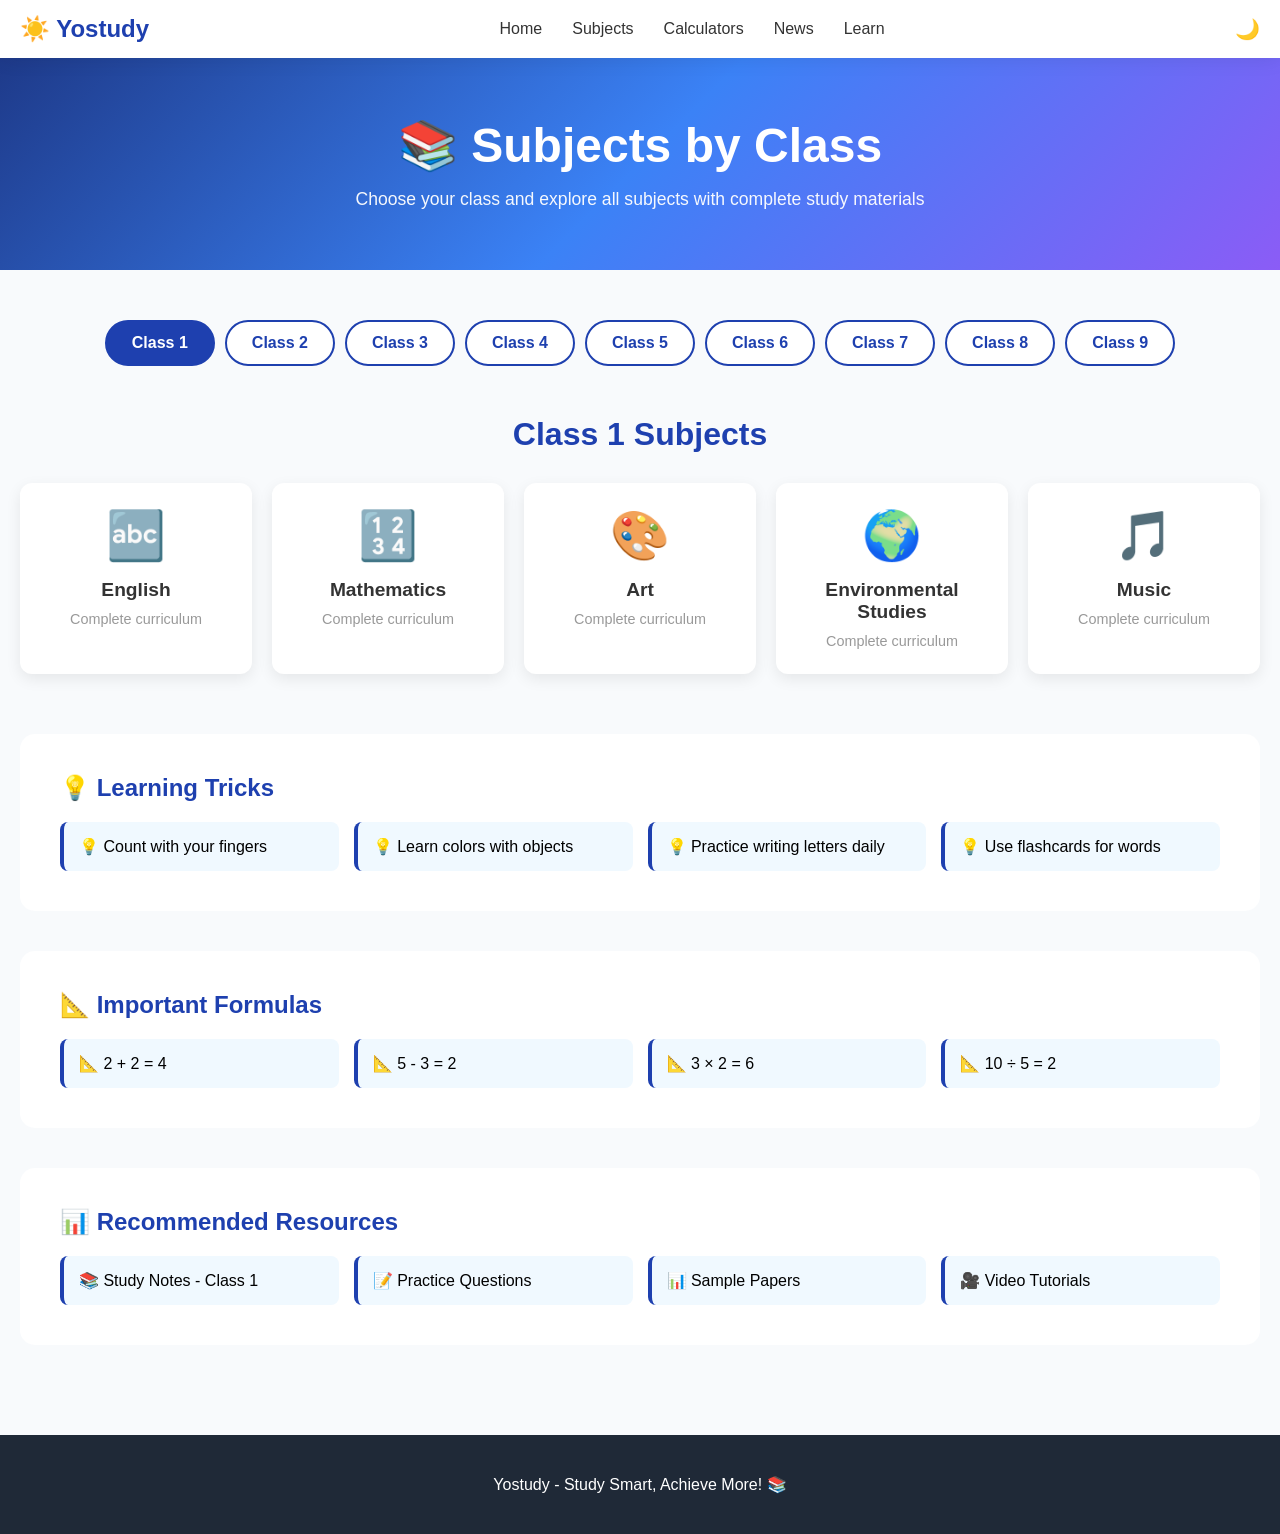
<file: study.html>
<!DOCTYPE html>
<html lang="en">
<head>
    <meta charset="UTF-8">
    <meta name="viewport" content="width=device-width, initial-scale=1.0">
    <title>Yostudy - Study by Class & Subject</title>
    <link rel="icon" type="image/svg+xml" href="data:image/svg+xml,<svg xmlns='http://www.w3.org/2000/svg' viewBox='0 0 200 200'><rect width='200' height='200' fill='%236366f1'/><g transform='translate(50, 40)'><path d='M 20 10 L 20 90 L 50 90 L 50 10 Z' fill='%23ffffff' stroke='%23ec4899' stroke-width='2'/><path d='M 50 10 L 50 90 L 80 90 L 80 10 Z' fill='%23ec4899' stroke='%23ffffff' stroke-width='2'/><rect x='48' y='10' width='4' height='80' fill='%23ffffff'/><line x1='25' y1='25' x2='45' y2='25' stroke='%23ec4899' stroke-width='1.5'/><line x1='25' y1='35' x2='45' y2='35' stroke='%23ec4899' stroke-width='1.5'/><line x1='25' y1='45' x2='45' y2='45' stroke='%23ec4899' stroke-width='1.5'/><line x1='55' y1='25' x2='75' y2='25' stroke='%23ffffff' stroke-width='1.5'/><line x1='55' y1='35' x2='75' y2='35' stroke='%23ffffff' stroke-width='1.5'/><line x1='55' y1='45' x2='75' y2='45' stroke='%23ffffff' stroke-width='1.5'/></g><text x='100' y='140' font-size='60' font-weight='bold' text-anchor='middle' fill='%23ffffff' font-family='Arial'>Y</text></svg>" />
    <style>
        * {
            margin: 0;
            padding: 0;
            box-sizing: border-box;
        }

        :root {
            --primary: #1E40AF;
            --secondary: #7C3AED;
        }

        body {
            font-family: 'Segoe UI', Tahoma, Geneva, Verdana, sans-serif;
            background-color: #f8fafc;
        }

        body.dark-mode {
            background-color: #0f172a;
        }

        /* NAVBAR */
        nav {
            background: white;
            box-shadow: 0 2px 20px rgba(0,0,0,0.08);
            position: sticky;
            top: 0;
            z-index: 100;
        }

        body.dark-mode nav {
            background: #1e293b;
        }

        .navbar {
            max-width: 1400px;
            margin: 0 auto;
            padding: 15px 20px;
            display: flex;
            justify-content: space-between;
            align-items: center;
        }

        .logo {
            text-decoration: none;
            font-size: 24px;
            font-weight: 800;
            color: var(--primary);
        }

        .nav-links {
            display: flex;
            list-style: none;
            gap: 30px;
        }

        .nav-links a {
            text-decoration: none;
            color: #333;
            font-weight: 500;
        }

        body.dark-mode .nav-links a {
            color: #f1f5f9;
        }

        .nav-links a:hover {
            color: var(--primary);
        }

        .theme-toggle {
            background: none;
            border: none;
            font-size: 20px;
            cursor: pointer;
        }

        /* HERO */
        .hero {
            background: linear-gradient(135deg, #1E3A8A 0%, #3B82F6 50%, #8B5CF6 100%);
            color: white;
            padding: 60px 20px;
            text-align: center;
        }

        .hero h1 {
            font-size: 3em;
            margin-bottom: 15px;
        }

        .hero p {
            font-size: 1.1em;
            opacity: 0.95;
        }

        /* MAIN CONTENT */
        .container {
            max-width: 1400px;
            margin: 0 auto;
            padding: 50px 20px;
        }

        .section-title {
            font-size: 2em;
            color: var(--primary);
            margin-bottom: 30px;
            text-align: center;
        }

        body.dark-mode .section-title {
            color: #60A5FA;
        }

        /* CLASS SELECTOR */
        .class-selector {
            display: flex;
            gap: 10px;
            margin-bottom: 50px;
            justify-content: center;
            flex-wrap: wrap;
        }

        .class-btn {
            padding: 12px 25px;
            border: 2px solid var(--primary);
            background: white;
            color: var(--primary);
            border-radius: 25px;
            cursor: pointer;
            font-weight: 600;
            transition: all 0.3s;
            font-size: 1em;
        }

        body.dark-mode .class-btn {
            background: #1e293b;
            color: #60A5FA;
            border-color: #60A5FA;
        }

        .class-btn.active {
            background: var(--primary);
            color: white;
        }

        .class-btn:hover {
            transform: translateY(-2px);
        }

        /* SUBJECTS GRID */
        .subjects-grid {
            display: grid;
            grid-template-columns: repeat(auto-fit, minmax(200px, 1fr));
            gap: 20px;
            margin-bottom: 60px;
        }

        .subject-card {
            background: white;
            padding: 25px;
            border-radius: 12px;
            text-align: center;
            cursor: pointer;
            transition: all 0.3s;
            box-shadow: 0 5px 15px rgba(0,0,0,0.08);
        }

        body.dark-mode .subject-card {
            background: #1e293b;
        }

        .subject-card:hover {
            transform: translateY(-8px);
            border-top: 4px solid var(--primary);
        }

        .subject-icon {
            font-size: 3em;
            margin-bottom: 15px;
        }

        .subject-card h3 {
            font-size: 1.2em;
            color: #333;
            margin-bottom: 10px;
        }

        body.dark-mode .subject-card h3 {
            color: #f1f5f9;
        }

        .subject-card p {
            color: #999;
            font-size: 0.9em;
        }

        /* CONTENT SECTION */
        .content-section {
            background: white;
            padding: 40px;
            border-radius: 15px;
            margin-bottom: 40px;
        }

        body.dark-mode .content-section {
            background: #1e293b;
        }

        .content-section h2 {
            color: var(--primary);
            margin-bottom: 20px;
            font-size: 1.5em;
        }

        body.dark-mode .content-section h2 {
            color: #60A5FA;
        }

        .content-list {
            display: grid;
            grid-template-columns: repeat(auto-fit, minmax(250px, 1fr));
            gap: 15px;
        }

        .content-item {
            background: #f0f9ff;
            padding: 15px;
            border-radius: 8px;
            border-left: 4px solid var(--primary);
        }

        body.dark-mode .content-item {
            background: #0f172a;
        }

        .content-item strong {
            color: var(--primary);
        }

        body.dark-mode .content-item strong {
            color: #60A5FA;
        }

        /* FOOTER */
        footer {
            background: #1f2937;
            color: white;
            padding: 40px 20px;
            text-align: center;
        }

        body.dark-mode footer {
            background: #0f172a;
        }

        @media (max-width: 768px) {
            .hero h1 {
                font-size: 2em;
            }

            .section-title {
                font-size: 1.5em;
            }

            .class-btn {
                padding: 10px 20px;
                font-size: 0.9em;
            }
        }
    </style>
</head>
<body>
    <!-- NAVBAR -->
    <nav>
        <div class="navbar">
            <a href="index.html" class="logo">☀️ Yostudy</a>
            <ul class="nav-links">
                <li><a href="index.html">Home</a></li>
                <li><a href="study.html">Subjects</a></li>
                <li><a href="calculators-hub.html">Calculators</a></li>
                <li><a href="news.html">News</a></li>
                <li><a href="download-zone.html">Learn</a></li>
            </ul>
            <button class="theme-toggle" onclick="toggleTheme()">🌙</button>
        </div>
    </nav>

    <!-- HERO -->
    <section class="hero">
        <h1>📚 Subjects by Class</h1>
        <p>Choose your class and explore all subjects with complete study materials</p>
    </section>

    <!-- MAIN CONTENT -->
    <div class="container">
        <!-- CLASS SELECTOR -->
        <div class="class-selector">
            <button class="class-btn active" onclick="selectClass(1)">Class 1</button>
            <button class="class-btn" onclick="selectClass(2)">Class 2</button>
            <button class="class-btn" onclick="selectClass(3)">Class 3</button>
            <button class="class-btn" onclick="selectClass(4)">Class 4</button>
            <button class="class-btn" onclick="selectClass(5)">Class 5</button>
            <button class="class-btn" onclick="selectClass(6)">Class 6</button>
            <button class="class-btn" onclick="selectClass(7)">Class 7</button>
            <button class="class-btn" onclick="selectClass(8)">Class 8</button>
            <button class="class-btn" onclick="selectClass(9)">Class 9</button>
        </div>

        <!-- SUBJECTS -->
        <h2 class="section-title" id="classTitle">Class 1 Subjects</h2>
        <div class="subjects-grid" id="subjectsGrid"></div>

        <!-- LEARNING TRICKS -->
        <div class="content-section">
            <h2>💡 Learning Tricks</h2>
            <div class="content-list" id="tricksList"></div>
        </div>

        <!-- FORMULAS -->
        <div class="content-section">
            <h2>📐 Important Formulas</h2>
            <div class="content-list" id="formulasList"></div>
        </div>

        <!-- RESOURCES -->
        <div class="content-section">
            <h2>📊 Recommended Resources</h2>
            <div class="content-list" id="resourcesList"></div>
        </div>
    </div>

    <!-- FOOTER -->
    <footer>
        <p>Yostudy - Study Smart, Achieve More! 📚</p>
    </footer>

    <script>
        const classSubjects = {
            1: ['🔤 English', '🔢 Mathematics', '🎨 Art', '🌍 Environmental Studies', '🎵 Music'],
            2: ['🔤 English', '🔢 Mathematics', '🎨 Art', '🌍 Environmental Studies', '🎵 Music'],
            3: ['🔤 English', '🔢 Mathematics', '🌍 Environmental Studies', '⚽ Physical Education', '🎨 Art'],
            4: ['🔤 English', '🔢 Mathematics', '🌍 Social Studies', '⚽ Physical Education', '📚 Hindi'],
            5: ['🔤 English', '🔢 Mathematics', '🔬 Science', '🌍 Social Studies', '📚 Hindi'],
            6: ['🔤 English', '🔢 Mathematics', '🔬 Science', '🌍 Social Studies', '📚 Hindi'],
            7: ['🔤 English', '🔢 Mathematics', '🔬 Science', '🌍 Social Studies', '📚 Hindi'],
            8: ['🔤 English', '🔢 Mathematics', '🔬 Science', '🌍 Social Studies', '📚 Hindi'],
            9: ['🔤 English', '🔢 Mathematics', '🔬 Science', '🌍 Social Studies', '📚 Hindi']
        };

        const tricks = {
            1: ['Count with your fingers', 'Learn colors with objects', 'Practice writing letters daily', 'Use flashcards for words'],
            2: ['Build number sense', 'Read short stories', 'Practice addition with toys', 'Learn simple sentences'],
            3: ['Master place values', 'Read chapter books', 'Practice multiplication', 'Write short paragraphs'],
            4: ['Learn fractions basics', 'Improve reading comprehension', 'Practice word problems', 'Write stories'],
            5: ['Master percentages', 'Improve writing skills', 'Learn prime numbers', 'Practice problem-solving'],
            6: ['Learn algebraic basics', 'Master geometry concepts', 'Improve essay writing', 'Practice logical reasoning'],
            7: ['Master equations', 'Learn trigonometry basics', 'Understand chemical reactions', 'Practice critical thinking'],
            8: ['Solve complex equations', 'Learn advanced geometry', 'Understand physics concepts', 'Master data interpretation'],
            9: ['Master quadratic equations', 'Learn calculus basics', 'Master chemistry formulas', 'Practice advanced reasoning']
        };

        const formulas = {
            1: ['2 + 2 = 4', '5 - 3 = 2', '3 × 2 = 6', '10 ÷ 5 = 2'],
            2: ['Simple Addition', 'Simple Subtraction', 'Basic Multiplication', 'Division Basics'],
            3: ['Area = L × W', 'Perimeter = 2(L+W)', 'Circle Circumference', 'Triangle Area'],
            4: ['Fraction Addition', 'Decimal Concepts', 'Area = (B×H)/2', 'Circle Circumference = 2πr'],
            5: ['Percentage Formula', 'Ratio and Proportion', 'Average = Sum/Count', 'Speed = D/T'],
            6: ['Algebraic Expressions', 'Linear Equations', 'Pythagoras Theorem', 'Polygon Angles'],
            7: ['Quadratic Equations', 'Trigonometric Ratios', 'Compound Interest', 'Volume = L×W×H'],
            8: ['Logarithmic Properties', 'Advanced Trigonometry', 'Circle Theorems', 'Statistics Formulas'],
            9: ['Calculus Basics', 'Binomial Theorem', 'Probability Formulas', 'Complex Numbers']
        };

        function selectClass(classNum) {
            document.querySelectorAll('.class-btn').forEach((btn, idx) => {
                btn.classList.toggle('active', idx + 1 === classNum);
            });

            document.getElementById('classTitle').textContent = `Class ${classNum} Subjects`;

            const subjectsGrid = document.getElementById('subjectsGrid');
            subjectsGrid.innerHTML = classSubjects[classNum].map(subject => `
                <div class="subject-card">
                    <div class="subject-icon">${subject.split(' ')[0]}</div>
                    <h3>${subject.split(' ').slice(1).join(' ')}</h3>
                    <p>Complete curriculum</p>
                </div>
            `).join('');

            const tricksList = document.getElementById('tricksList');
            tricksList.innerHTML = tricks[classNum].map(trick => `
                <div class="content-item"><strong>💡</strong> ${trick}</div>
            `).join('');

            const formulasList = document.getElementById('formulasList');
            formulasList.innerHTML = formulas[classNum].map(formula => `
                <div class="content-item"><strong>📐</strong> ${formula}</div>
            `).join('');

            const resourcesList = document.getElementById('resourcesList');
            resourcesList.innerHTML = [
                `<div class="content-item"><strong>📚</strong> Study Notes - Class ${classNum}</div>`,
                `<div class="content-item"><strong>📝</strong> Practice Questions</div>`,
                `<div class="content-item"><strong>📊</strong> Sample Papers</div>`,
                `<div class="content-item"><strong>🎥</strong> Video Tutorials</div>`
            ].join('');
        }

        function toggleTheme() {
            document.body.classList.toggle('dark-mode');
            localStorage.setItem('theme', document.body.classList.contains('dark-mode') ? 'dark' : 'light');
        }

        if (localStorage.getItem('theme') === 'dark') {
            document.body.classList.add('dark-mode');
        }

        selectClass(1);
    </script>
</body>
</html>
</file>
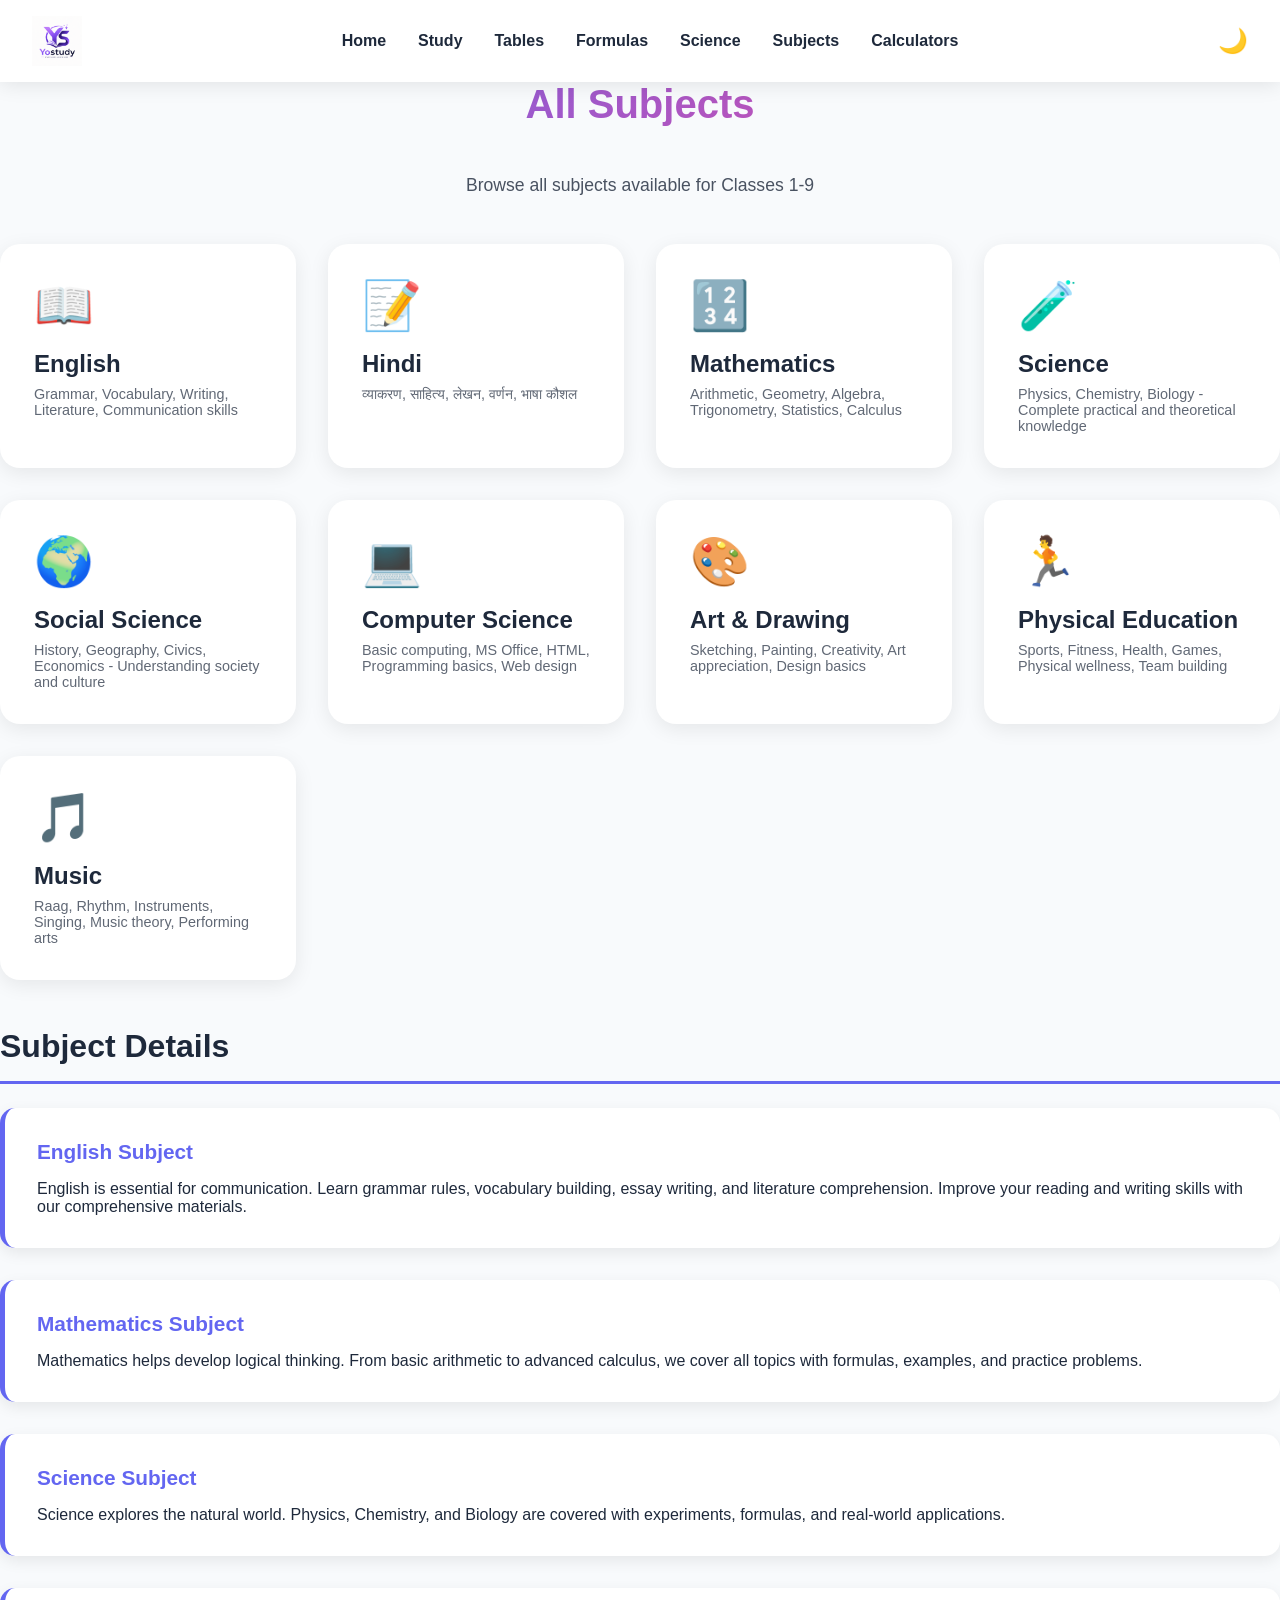
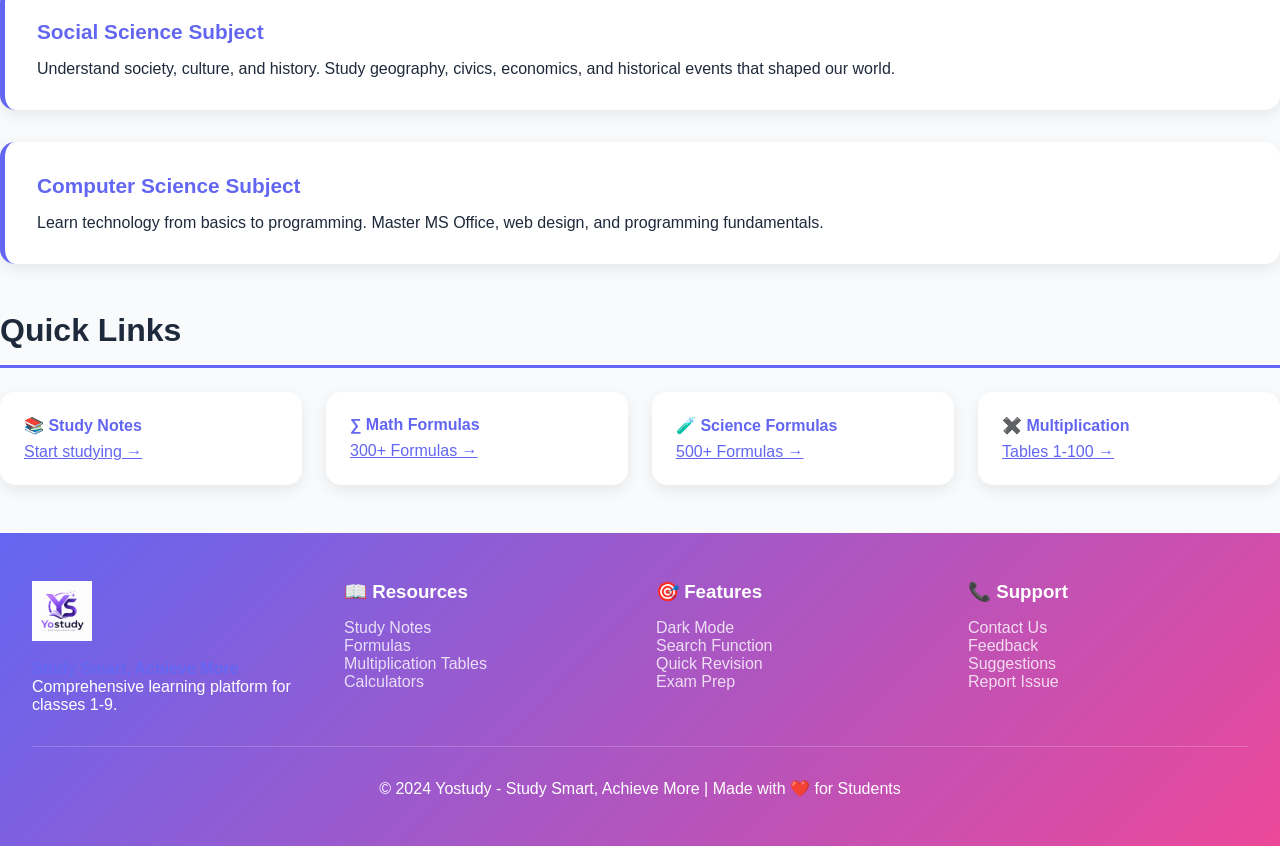
<file: subjects.html>
<!DOCTYPE html>
<html lang="en">
<head>
    <meta charset="UTF-8">
    <meta name="viewport" content="width=device-width, initial-scale=1.0">
    <title>Subjects | Yostudy</title>
    <link rel="stylesheet" href="styles.css">
</head>
<body>
    <!-- NAVBAR -->
    <nav>
        <div class="navbar">
            <a href="index.html" class="logo"><img src="yostudy-logo.png" alt="Yostudy Logo" class="logo-img"></a>
            <ul class="nav-links">
                <li><a href="index.html">Home</a></li>
                <li><a href="study.html">Study</a></li>
                <li><a href="multiplication.html">Tables</a></li>
                <li><a href="formulas.html">Formulas</a></li>
                <li><a href="science.html">Science</a></li>
                <li><a href="subjects.html">Subjects</a></li>
                <li><a href="calculators.html">Calculators</a></li>
            </ul>
            <button class="theme-toggle" onclick="toggleTheme()">🌙</button>
            <div class="hamburger" onclick="toggleMenu()">
                <span></span>
                <span></span>
                <span></span>
            </div>
        </div>
    </nav>

    <!-- CONTENT -->
    <div class="container">
        <h1 class="page-title">All Subjects</h1>
        <p style="text-align: center; opacity: 0.8; font-size: 1.1rem; margin-bottom: 3rem;">
            Browse all subjects available for Classes 1-9
        </p>

        <div class="category-grid">
            <div class="category-card">
                <div class="category-icon">📖</div>
                <h3>English</h3>
                <p>Grammar, Vocabulary, Writing, Literature, Communication skills</p>
            </div>

            <div class="category-card">
                <div class="category-icon">📝</div>
                <h3>Hindi</h3>
                <p>व्याकरण, साहित्य, लेखन, वर्णन, भाषा कौशल</p>
            </div>

            <div class="category-card">
                <div class="category-icon">🔢</div>
                <h3>Mathematics</h3>
                <p>Arithmetic, Geometry, Algebra, Trigonometry, Statistics, Calculus</p>
            </div>

            <div class="category-card">
                <div class="category-icon">🧪</div>
                <h3>Science</h3>
                <p>Physics, Chemistry, Biology - Complete practical and theoretical knowledge</p>
            </div>

            <div class="category-card">
                <div class="category-icon">🌍</div>
                <h3>Social Science</h3>
                <p>History, Geography, Civics, Economics - Understanding society and culture</p>
            </div>

            <div class="category-card">
                <div class="category-icon">💻</div>
                <h3>Computer Science</h3>
                <p>Basic computing, MS Office, HTML, Programming basics, Web design</p>
            </div>

            <div class="category-card">
                <div class="category-icon">🎨</div>
                <h3>Art & Drawing</h3>
                <p>Sketching, Painting, Creativity, Art appreciation, Design basics</p>
            </div>

            <div class="category-card">
                <div class="category-icon">🏃</div>
                <h3>Physical Education</h3>
                <p>Sports, Fitness, Health, Games, Physical wellness, Team building</p>
            </div>

            <div class="category-card">
                <div class="category-icon">🎵</div>
                <h3>Music</h3>
                <p>Raag, Rhythm, Instruments, Singing, Music theory, Performing arts</p>
            </div>
        </div>

        <div class="subsection" style="margin-top: 3rem;">
            <h2>Subject Details</h2>
            
            <div class="formula-card">
                <h4>English Subject</h4>
                <p>
                    English is essential for communication. Learn grammar rules, vocabulary building, 
                    essay writing, and literature comprehension. Improve your reading and writing skills 
                    with our comprehensive materials.
                </p>
            </div>

            <div class="formula-card">
                <h4>Mathematics Subject</h4>
                <p>
                    Mathematics helps develop logical thinking. From basic arithmetic to advanced calculus, 
                    we cover all topics with formulas, examples, and practice problems.
                </p>
            </div>

            <div class="formula-card">
                <h4>Science Subject</h4>
                <p>
                    Science explores the natural world. Physics, Chemistry, and Biology are covered with 
                    experiments, formulas, and real-world applications.
                </p>
            </div>

            <div class="formula-card">
                <h4>Social Science Subject</h4>
                <p>
                    Understand society, culture, and history. Study geography, civics, economics, and 
                    historical events that shaped our world.
                </p>
            </div>

            <div class="formula-card">
                <h4>Computer Science Subject</h4>
                <p>
                    Learn technology from basics to programming. Master MS Office, web design, and 
                    programming fundamentals.
                </p>
            </div>
        </div>

        <div class="subsection" style="margin-top: 3rem;">
            <h2>Quick Links</h2>
            
            <div class="grid-2">
                <div class="card">
                    <h4>📚 Study Notes</h4>
                    <p><a href="study.html" style="color: var(--primary);">Start studying →</a></p>
                </div>
                <div class="card">
                    <h4>∑ Math Formulas</h4>
                    <p><a href="formulas.html" style="color: var(--primary);">300+ Formulas →</a></p>
                </div>
                <div class="card">
                    <h4>🧪 Science Formulas</h4>
                    <p><a href="science.html" style="color: var(--primary);">500+ Formulas →</a></p>
                </div>
                <div class="card">
                    <h4>✖️ Multiplication</h4>
                    <p><a href="multiplication.html" style="color: var(--primary);">Tables 1-100 →</a></p>
                </div>
            </div>
        </div>
    </div>

    <!-- FOOTER -->
    <footer>
        <div class="footer-content">
            <div class="footer-section">
                <img src="yostudy-logo.png" alt="Yostudy Logo" style="height: 60px; width: auto; margin-bottom: 15px;">
                <p style="font-weight: bold; color: #6366f1;">Study Smart, Achieve More</p>
                <p>Comprehensive learning platform for classes 1-9.</p>
            </div>
            <div class="footer-section">
                <h3>📖 Resources</h3>
                <ul>
                    <li><a href="study.html">Study Notes</a></li>
                    <li><a href="formulas.html">Formulas</a></li>
                    <li><a href="multiplication.html">Multiplication Tables</a></li>
                    <li><a href="calculators.html">Calculators</a></li>
                </ul>
            </div>
            <div class="footer-section">
                <h3>🎯 Features</h3>
                <ul>
                    <li><a>Dark Mode</a></li>
                    <li><a>Search Function</a></li>
                    <li><a>Quick Revision</a></li>
                    <li><a>Exam Prep</a></li>
                </ul>
            </div>
            <div class="footer-section">
                <h3>📞 Support</h3>
                <ul>
                    <li><a>Contact Us</a></li>
                    <li><a>Feedback</a></li>
                    <li><a>Suggestions</a></li>
                    <li><a>Report Issue</a></li>
                </ul>
            </div>
        </div>
        <div class="footer-bottom">
            <p>&copy; 2024 Yostudy - Study Smart, Achieve More | Made with ❤️ for Students</p>
        </div>
    </footer>

    <script src="script.js"></script>
</body>
</html>
</file>
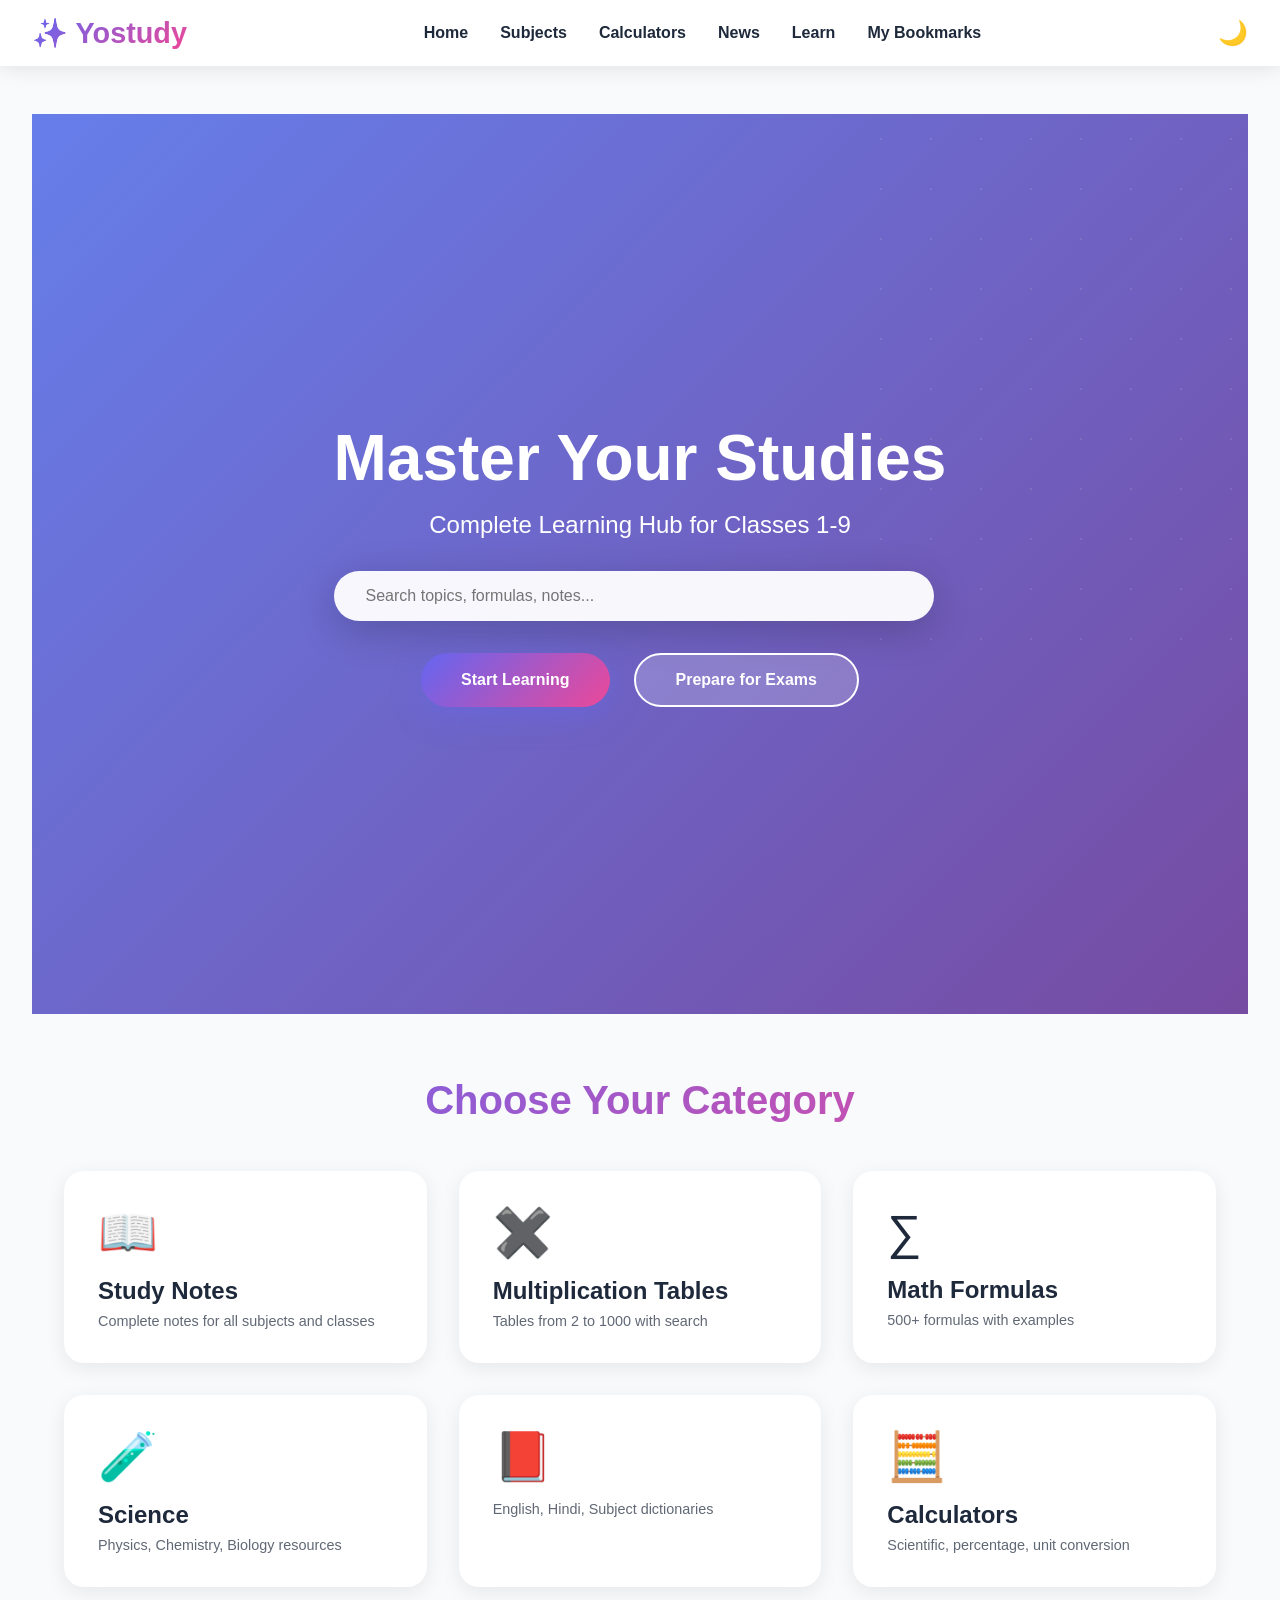
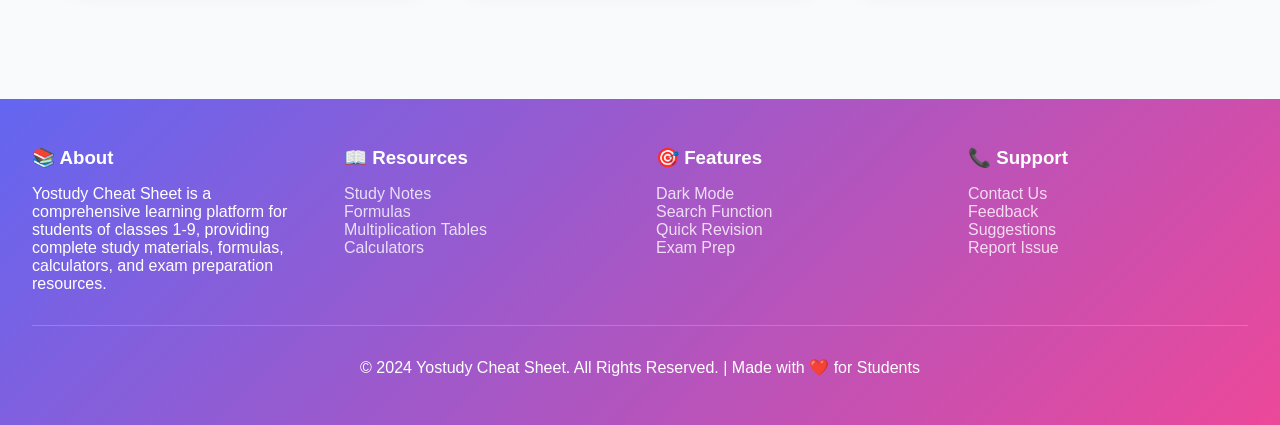
<file: ultimate_study_cheatsheet.html>
<!DOCTYPE html>
<html lang="en">
<head>
    <meta charset="UTF-8">
    <meta name="viewport" content="width=device-width, initial-scale=1.0">
    <title>Yostudy Cheat Sheet - Classes 1-9</title>
    <style>
        * {
            margin: 0;
            padding: 0;
            box-sizing: border-box;
        }

        :root {
            --primary: #6366f1;
            --secondary: #ec4899;
            --accent: #f59e0b;
            --success: #10b981;
            --danger: #ef4444;
            --dark-bg: #0f172a;
            --dark-card: #1e293b;
            --dark-text: #f1f5f9;
            --light-bg: #f8fafc;
            --light-card: #ffffff;
            --light-text: #1e293b;
            --border: #e2e8f0;
        }

        body {
            font-family: 'Segoe UI', Tahoma, Geneva, Verdana, sans-serif;
            background-color: var(--light-bg);
            color: var(--light-text);
            transition: all 0.3s ease;
            overflow-x: hidden;
        }

        body.dark-mode {
            background-color: var(--dark-bg);
            color: var(--dark-text);
        }

        /* ANIMATIONS */
        @keyframes fadeInUp {
            from {
                opacity: 0;
                transform: translateY(30px);
            }
            to {
                opacity: 1;
                transform: translateY(0);
            }
        }

        @keyframes slideInLeft {
            from {
                opacity: 0;
                transform: translateX(-50px);
            }
            to {
                opacity: 1;
                transform: translateX(0);
            }
        }

        @keyframes slideInRight {
            from {
                opacity: 0;
                transform: translateX(50px);
            }
            to {
                opacity: 1;
                transform: translateX(0);
            }
        }

        @keyframes pulse {
            0%, 100% { opacity: 1; }
            50% { opacity: 0.7; }
        }

        @keyframes glow {
            0%, 100% { box-shadow: 0 0 20px rgba(99, 102, 241, 0.5); }
            50% { box-shadow: 0 0 40px rgba(99, 102, 241, 0.8); }
        }

        @keyframes float {
            0%, 100% { transform: translateY(0px); }
            50% { transform: translateY(-20px); }
        }

        @keyframes gradientShift {
            0% { background-position: 0% 50%; }
            50% { background-position: 100% 50%; }
            100% { background-position: 0% 50%; }
        }

        @keyframes shimmer {
            0% { background-position: -1000px 0; }
            100% { background-position: 1000px 0; }
        }

        /* NAVBAR */
        nav {
            position: sticky;
            top: 0;
            z-index: 1000;
            background: rgba(255, 255, 255, 0.95);
            backdrop-filter: blur(10px);
            box-shadow: 0 2px 20px rgba(0, 0, 0, 0.1);
            transition: all 0.3s ease;
        }

        body.dark-mode nav {
            background: rgba(15, 23, 42, 0.95);
            box-shadow: 0 2px 20px rgba(0, 0, 0, 0.5);
        }

        .navbar {
            display: flex;
            justify-content: space-between;
            align-items: center;
            padding: 1rem 2rem;
            max-width: 1400px;
            margin: 0 auto;
        }

        .logo {
            font-size: 1.8rem;
            font-weight: 900;
            background: linear-gradient(135deg, var(--primary), var(--secondary));
            -webkit-background-clip: text;
            -webkit-text-fill-color: transparent;
            background-clip: text;
            animation: fadeInUp 0.6s ease;
        }

        .nav-links {
            display: flex;
            gap: 2rem;
            list-style: none;
            align-items: center;
        }

        .nav-links a {
            text-decoration: none;
            color: inherit;
            font-weight: 600;
            position: relative;
            transition: all 0.3s ease;
            cursor: pointer;
        }

        .nav-links a::after {
            content: '';
            position: absolute;
            bottom: -5px;
            left: 0;
            width: 0;
            height: 2px;
            background: linear-gradient(90deg, var(--primary), var(--secondary));
            transition: width 0.3s ease;
        }

        .nav-links a:hover::after {
            width: 100%;
        }

        .theme-toggle {
            background: none;
            border: none;
            font-size: 1.5rem;
            cursor: pointer;
            transition: all 0.3s ease;
            animation: fadeInUp 0.6s ease 0.1s both;
        }

        .theme-toggle:hover {
            transform: rotate(20deg) scale(1.1);
        }

        .hamburger {
            display: none;
            flex-direction: column;
            cursor: pointer;
            gap: 5px;
        }

        .hamburger span {
            width: 25px;
            height: 3px;
            background: var(--primary);
            border-radius: 2px;
            transition: all 0.3s ease;
        }

        /* HERO SECTION */
        .hero {
            min-height: 100vh;
            background: linear-gradient(135deg, #667eea 0%, #764ba2 100%);
            display: flex;
            align-items: center;
            justify-content: center;
            position: relative;
            overflow: hidden;
            color: white;
        }

        .hero::before {
            content: '';
            position: absolute;
            top: -50%;
            right: -50%;
            width: 1000px;
            height: 1000px;
            background: radial-gradient(circle, rgba(255,255,255,0.1) 1px, transparent 1px);
            background-size: 50px 50px;
            animation: float 6s ease-in-out infinite;
        }

        .hero-content {
            text-align: center;
            z-index: 10;
            animation: fadeInUp 0.8s ease;
        }

        .hero h1 {
            font-size: 4rem;
            font-weight: 900;
            margin-bottom: 1rem;
            animation: fadeInUp 0.8s ease 0.2s both;
        }

        .hero p {
            font-size: 1.5rem;
            margin-bottom: 2rem;
            opacity: 0.9;
            animation: fadeInUp 0.8s ease 0.4s both;
        }

        .search-container {
            max-width: 600px;
            margin-bottom: 2rem;
            animation: fadeInUp 0.8s ease 0.6s both;
        }

        .search-input {
            width: 100%;
            padding: 1rem 2rem;
            border: none;
            border-radius: 50px;
            font-size: 1rem;
            background: rgba(255, 255, 255, 0.95);
            box-shadow: 0 10px 40px rgba(0, 0, 0, 0.2);
            transition: all 0.3s ease;
        }

        .search-input:focus {
            outline: none;
            box-shadow: 0 10px 50px rgba(0, 0, 0, 0.3);
            transform: scale(1.05);
        }

        .cta-buttons {
            display: flex;
            gap: 1.5rem;
            justify-content: center;
            flex-wrap: wrap;
            animation: fadeInUp 0.8s ease 0.8s both;
        }

        .btn {
            padding: 1rem 2.5rem;
            border: none;
            border-radius: 50px;
            font-size: 1rem;
            font-weight: 700;
            cursor: pointer;
            transition: all 0.3s ease;
            position: relative;
            overflow: hidden;
        }

        .btn-primary {
            background: linear-gradient(135deg, var(--primary), var(--secondary));
            color: white;
            box-shadow: 0 10px 30px rgba(99, 102, 241, 0.4);
        }

        .btn-primary:hover {
            transform: translateY(-3px);
            box-shadow: 0 15px 40px rgba(99, 102, 241, 0.6);
        }

        .btn-secondary {
            background: rgba(255, 255, 255, 0.2);
            color: white;
            border: 2px solid white;
            backdrop-filter: blur(10px);
        }

        .btn-secondary:hover {
            background: rgba(255, 255, 255, 0.3);
            transform: translateY(-3px);
        }

        /* CATEGORIES SECTION */
        .categories {
            padding: 4rem 2rem;
            max-width: 1400px;
            margin: 0 auto;
        }

        .section-title {
            font-size: 2.5rem;
            font-weight: 900;
            text-align: center;
            margin-bottom: 3rem;
            background: linear-gradient(135deg, var(--primary), var(--secondary));
            -webkit-background-clip: text;
            -webkit-text-fill-color: transparent;
            background-clip: text;
        }

        .category-grid {
            display: grid;
            grid-template-columns: repeat(auto-fit, minmax(280px, 1fr));
            gap: 2rem;
        }

        .category-card {
            background: var(--light-card);
            border-radius: 20px;
            padding: 2rem;
            cursor: pointer;
            transition: all 0.3s ease;
            border: 2px solid transparent;
            animation: fadeInUp 0.6s ease;
            box-shadow: 0 5px 20px rgba(0, 0, 0, 0.08);
        }

        body.dark-mode .category-card {
            background: var(--dark-card);
            box-shadow: 0 5px 20px rgba(0, 0, 0, 0.3);
        }

        .category-card:hover {
            transform: translateY(-10px);
            border-color: var(--primary);
            box-shadow: 0 20px 40px rgba(99, 102, 241, 0.2);
        }

        .category-icon {
            font-size: 3rem;
            margin-bottom: 1rem;
            animation: float 3s ease-in-out infinite;
        }

        .category-card h3 {
            font-size: 1.5rem;
            margin-bottom: 0.5rem;
        }

        .category-card p {
            opacity: 0.7;
            font-size: 0.9rem;
        }

        /* CONTENT SECTIONS */
        .content-section {
            display: none;
            padding: 3rem 2rem;
            max-width: 1400px;
            margin: 0 auto;
            animation: fadeInUp 0.6s ease;
        }

        .content-section.active {
            display: block;
        }

        .subsection {
            margin-bottom: 3rem;
        }

        .subsection h2 {
            font-size: 2rem;
            margin-bottom: 1.5rem;
            padding-bottom: 1rem;
            border-bottom: 3px solid var(--primary);
        }

        .grid-2 {
            display: grid;
            grid-template-columns: repeat(auto-fit, minmax(250px, 1fr));
            gap: 1.5rem;
            margin-bottom: 2rem;
        }

        .card {
            background: var(--light-card);
            border-radius: 15px;
            padding: 1.5rem;
            box-shadow: 0 5px 15px rgba(0, 0, 0, 0.08);
            transition: all 0.3s ease;
        }

        body.dark-mode .card {
            background: var(--dark-card);
            box-shadow: 0 5px 15px rgba(0, 0, 0, 0.3);
        }

        .card:hover {
            transform: translateY(-5px);
            box-shadow: 0 15px 30px rgba(99, 102, 241, 0.15);
        }

        .card h4 {
            color: var(--primary);
            margin-bottom: 0.5rem;
        }

        /* MULTIPLICATION TABLES */
        .table-grid {
            display: grid;
            grid-template-columns: repeat(auto-fit, minmax(200px, 1fr));
            gap: 1.5rem;
            margin-bottom: 2rem;
        }

        .table-card {
            background: var(--light-card);
            border-radius: 15px;
            padding: 1.5rem;
            box-shadow: 0 5px 15px rgba(0, 0, 0, 0.08);
        }

        body.dark-mode .table-card {
            background: var(--dark-card);
        }

        .table-card:hover {
            transform: scale(1.05);
            box-shadow: 0 15px 30px rgba(99, 102, 241, 0.2);
        }

        .table-number {
            font-size: 2.5rem;
            font-weight: 900;
            color: var(--primary);
            margin-bottom: 1rem;
            text-align: center;
        }

        .table-content {
            font-size: 0.9rem;
            line-height: 1.8;
            text-align: center;
        }

        .table-content div {
            padding: 0.25rem 0;
        }

        /* FORMULAS */
        .formula-card {
            background: var(--light-card);
            border-radius: 15px;
            padding: 2rem;
            margin-bottom: 2rem;
            border-left: 5px solid var(--primary);
            box-shadow: 0 5px 15px rgba(0, 0, 0, 0.08);
            transition: all 0.3s ease;
        }

        body.dark-mode .formula-card {
            background: var(--dark-card);
        }

        .formula-card:hover {
            box-shadow: 0 15px 30px rgba(99, 102, 241, 0.15);
        }

        .formula-card h4 {
            color: var(--primary);
            font-size: 1.3rem;
            margin-bottom: 1rem;
        }

        .formula-section {
            margin-bottom: 0.5rem;
        }

        .formula-label {
            font-weight: 700;
            color: var(--secondary);
            margin-bottom: 0.3rem;
        }

        .formula-content {
            background: rgba(99, 102, 241, 0.05);
            padding: 1rem;
            border-radius: 10px;
            font-family: 'Courier New', monospace;
            margin-bottom: 0.5rem;
            overflow-x: auto;
        }

        /* CALCULATORS */
        .calculator-section {
            max-width: 500px;
            margin: 2rem auto;
            background: var(--light-card);
            border-radius: 15px;
            padding: 2rem;
            box-shadow: 0 5px 20px rgba(0, 0, 0, 0.1);
        }

        body.dark-mode .calculator-section {
            background: var(--dark-card);
        }

        .calc-input {
            width: 100%;
            padding: 0.8rem;
            margin-bottom: 1rem;
            border: 2px solid var(--border);
            border-radius: 10px;
            font-size: 1rem;
            background: var(--light-bg);
            color: var(--light-text);
            transition: all 0.3s ease;
        }

        body.dark-mode .calc-input {
            background: rgba(99, 102, 241, 0.1);
            border-color: rgba(99, 102, 241, 0.3);
            color: var(--dark-text);
        }

        .calc-input:focus {
            outline: none;
            border-color: var(--primary);
            box-shadow: 0 0 0 3px rgba(99, 102, 241, 0.1);
        }

        .calc-result {
            background: linear-gradient(135deg, var(--primary), var(--secondary));
            color: white;
            padding: 1.5rem;
            border-radius: 10px;
            text-align: center;
            font-size: 1.5rem;
            font-weight: 700;
            margin-top: 1rem;
        }

        /* UTILITIES */
        .utilities-grid {
            display: grid;
            grid-template-columns: repeat(auto-fit, minmax(180px, 1fr));
            gap: 1.5rem;
            margin-bottom: 2rem;
        }

        .utility-card {
            background: var(--light-card);
            border-radius: 15px;
            padding: 2rem;
            text-align: center;
            cursor: pointer;
            transition: all 0.3s ease;
            box-shadow: 0 5px 15px rgba(0, 0, 0, 0.08);
        }

        body.dark-mode .utility-card {
            background: var(--dark-card);
        }

        .utility-card:hover {
            transform: translateY(-8px);
            box-shadow: 0 15px 30px rgba(99, 102, 241, 0.2);
        }

        .utility-icon {
            font-size: 2.5rem;
            margin-bottom: 1rem;
            animation: float 3s ease-in-out infinite;
        }

        .utility-card h3 {
            font-size: 1.1rem;
            margin-bottom: 0.5rem;
        }

        /* FOOTER */
        footer {
            background: linear-gradient(135deg, var(--primary), var(--secondary));
            color: white;
            padding: 3rem 2rem;
            text-align: center;
        }

        .footer-content {
            max-width: 1400px;
            margin: 0 auto;
            display: grid;
            grid-template-columns: repeat(auto-fit, minmax(200px, 1fr));
            gap: 2rem;
            text-align: left;
            margin-bottom: 2rem;
        }

        .footer-section h3 {
            margin-bottom: 1rem;
        }

        .footer-section ul {
            list-style: none;
        }

        .footer-section a {
            color: rgba(255, 255, 255, 0.8);
            text-decoration: none;
            transition: all 0.3s ease;
        }

        .footer-section a:hover {
            color: white;
            transform: translateX(5px);
        }

        .footer-bottom {
            border-top: 1px solid rgba(255, 255, 255, 0.2);
            padding-top: 2rem;
        }

        /* RESPONSIVE */
        @media (max-width: 768px) {
            .nav-links {
                display: none;
            }

            .hamburger {
                display: flex;
            }

            .hero h1 {
                font-size: 2.5rem;
            }

            .hero p {
                font-size: 1.2rem;
            }

            .section-title {
                font-size: 1.8rem;
            }

            .navbar {
                padding: 1rem;
            }

            .category-grid {
                grid-template-columns: 1fr;
            }

            .footer-content {
                grid-template-columns: 1fr;
            }
        }

        /* LOADING STATE */
        .loading {
            display: inline-block;
            width: 20px;
            height: 20px;
            border: 3px solid rgba(99, 102, 241, 0.3);
            border-radius: 50%;
            border-top-color: var(--primary);
            animation: spin 0.8s linear infinite;
        }

        @keyframes spin {
            to { transform: rotate(360deg); }
        }

        /* SCROLLBAR */
        ::-webkit-scrollbar {
            width: 10px;
        }

        ::-webkit-scrollbar-track {
            background: var(--light-bg);
        }

        body.dark-mode ::-webkit-scrollbar-track {
            background: var(--dark-bg);
        }

        ::-webkit-scrollbar-thumb {
            background: var(--primary);
            border-radius: 5px;
        }

        ::-webkit-scrollbar-thumb:hover {
            background: var(--secondary);
        }

        /* BADGE */
        .badge {
            display: inline-block;
            background: var(--primary);
            color: white;
            padding: 0.25rem 0.75rem;
            border-radius: 20px;
            font-size: 0.8rem;
            font-weight: 700;
            margin-right: 0.5rem;
        }

        .badge-success {
            background: var(--success);
        }

        .badge-warning {
            background: var(--accent);
        }
    </style>
</head>
<body>
    <!-- NAVBAR -->
    <!-- NAVBAR -->
    <nav>
        <div class="navbar">
            <a href="index.html" class="logo">✨ Yostudy</a>
            <ul class="nav-links">
                <li><a href="index.html">Home</a></li>
                <li><a href="study.html">Subjects</a></li>
                <li><a href="calculators-hub.html">Calculators</a></li>
                <li><a href="news.html">News</a></li>
                <li><a href="download-zone.html">Learn</a></li>
                <li><a href="#">My Bookmarks</a></li>
            </ul>
            <button class="theme-toggle" onclick="toggleTheme()">🌙</button>
            <div class="hamburger" onclick="toggleMenu()">
                <span></span>
                <span></span>
                <span></span>
            </div>
        </div>
    </nav>

    <!-- HOME SECTION -->
    <section id="home" class="content-section active">
        <div class="hero">
            <div class="hero-content">
                <h1>Master Your Studies</h1>
                <p>Complete Learning Hub for Classes 1-9</p>
                <div class="search-container">
                    <input type="text" class="search-input" placeholder="Search topics, formulas, notes..." id="globalSearch" onkeyup="globalSearch()">
                </div>
                <div class="cta-buttons">
                    <button class="btn btn-primary" onclick="showSection('study')">Start Learning</button>
                    <button class="btn btn-secondary" onclick="showSection('exam-prep')">Prepare for Exams</button>
                </div>
            </div>
        </div>

        <!-- CATEGORIES -->
        <div class="categories">
            <h2 class="section-title">Choose Your Category</h2>
            <div class="category-grid">
                <div class="category-card" onclick="showSection('study')">
                    <div class="category-icon">📖</div>
                    <h3>Study Notes</h3>
                    <p>Complete notes for all subjects and classes</p>
                </div>
                <div class="category-card" onclick="showSection('multiplication')">
                    <div class="category-icon">✖️</div>
                    <h3>Multiplication Tables</h3>
                    <p>Tables from 2 to 1000 with search</p>
                </div>
                <div class="category-card" onclick="showSection('math-formulas')">
                    <div class="category-icon">∑</div>
                    <h3>Math Formulas</h3>
                    <p>500+ formulas with examples</p>
                </div>
                <div class="category-card" onclick="showSection('science')">
                    <div class="category-icon">🧪</div>
                    <h3>Science</h3>
                    <p>Physics, Chemistry, Biology resources</p>
                </div>
                <div class="category-card" onclick="showSection('dictionary')">
                    <div class="category-icon">📕</div>
                    <h3Subjects</h3>
                    <p>English, Hindi, Subject dictionaries</p>
                </div>
                <div class="category-card" onclick="showSection('calculators')">
                    <div class="category-icon">🧮</div>
                    <h3>Calculators</h3>
                    <p>Scientific, percentage, unit conversion</p>
                </div>
            </div>
        </div>
    </section>

    <!-- STUDY SECTION -->
    <section id="study" class="content-section">
        <h1 class="section-title">Study Notes by Class</h1>
        
        <div class="subsection">
            <h2>Class 1-3: Foundations</h2>
            <div class="grid-2">
                <div class="card">
                    <h4>📚 English Basics</h4>
                    <p><span class="badge">Class 1</span>Alphabets, Numbers, Simple Words, Reading Skills</p>
                </div>
                <div class="card">
                    <h4>🔤 Hindi Fundamentals</h4>
                    <p><span class="badge">Class 1</span>वर्णमाला, संख्याएँ, साधारण शब्द</p>
                </div>
                <div class="card">
                    <h4>🔢 Mathematics Basics</h4>
                    <p><span class="badge">Class 2</span>Addition, Subtraction, Shapes, Measurement</p>
                </div>
                <div class="card">
                    <h4>🌍 Science Discovery</h4>
                    <p><span class="badge">Class 3</span>Animals, Plants, Environment, Weather</p>
                </div>
            </div>
        </div>

        <div class="subsection">
            <h2>Class 4-6: Building Blocks</h2>
            <div class="grid-2">
                <div class="card">
                    <h4>📖 English Grammar</h4>
                    <p><span class="badge">Class 4</span>Tenses, Parts of Speech, Sentence Structure</p>
                </div>
                <div class="card">
                    <h4>📝 Hindi Grammar</h4>
                    <p><span class="badge">Class 4</span>संधि, समास, काल, लिंग, वचन</p>
                </div>
                <div class="card">
                    <h4>➕ Advanced Math</h4>
                    <p><span class="badge">Class 5</span>Fractions, Decimals, Geometry, Algebra</p>
                </div>
                <div class="card">
                    <h4>🧬 Science & Nature</h4>
                    <p><span class="badge">Class 6</span>Biology, Physics, Chemistry Basics</p>
                </div>
            </div>
        </div>

        <div class="subsection">
            <h2>Class 7-9: Advanced Level</h2>
            <div class="grid-2">
                <div class="card">
                    <h4>📚 English Literature</h4>
                    <p><span class="badge">Class 7</span>Essays, Stories, Comprehension, Poems</p>
                </div>
                <div class="card">
                    <h4>📕 Hindi Literature</h4>
                    <p><span class="badge">Class 8</span>काव्य, गद्य, आलोचनात्मक विश्लेषण</p>
                </div>
                <div class="card">
                    <h4>🔬 Advanced Science</h4>
                    <p><span class="badge">Class 9</span>Detailed Biology, Physics, Chemistry Concepts</p>
                </div>
                <div class="card">
                    <h4>🌐 Social Science</h4>
                    <p><span class="badge">Class 9</span>History, Geography, Political Science, Economics</p>
                </div>
            </div>
        </div>
    </section>

    <!-- MULTIPLICATION TABLES -->
    <section id="multiplication" class="content-section">
        <h1 class="section-title">Multiplication Tables (2-100)</h1>
        <div style="max-width: 500px; margin: 2rem auto;">
            <input type="number" min="2" max="1000" value="2" id="tableSearch" class="search-input" onchange="showTable()" placeholder="Enter table number (2-1000)">
        </div>
        <div class="table-grid" id="tableGrid">
            <!-- Tables will be generated here -->
        </div>
    </section>

    <!-- MATH FORMULAS -->
    <section id="math-formulas" class="content-section">
        <h1 class="section-title">Mathematics Formulas</h1>

        <div class="subsection">
            <h2>Arithmetic</h2>
            <div class="formula-card">
                <h4>Simple Interest Formula</h4>
                <div class="formula-section">
                    <div class="formula-label">Formula:</div>
                    <div class="formula-content">SI = (P × R × T) / 100</div>
                </div>
                <div class="formula-section">
                    <div class="formula-label">Where:</div>
                    <p>P = Principal, R = Rate per annum, T = Time in years</p>
                </div>
                <div class="formula-section">
                    <div class="formula-label">Example:</div>
                    <p>If P = ₹1000, R = 10%, T = 2 years → SI = ₹200</p>
                </div>
            </div>

            <div class="formula-card">
                <h4>Percentage Formula</h4>
                <div class="formula-section">
                    <div class="formula-label">Formula:</div>
                    <div class="formula-content">Percentage = (Part / Whole) × 100</div>
                </div>
                <div class="formula-section">
                    <div class="formula-label">Shortcut:</div>
                    <p>Move decimal 2 places to the right and add %</p>
                </div>
            </div>

            <div class="formula-card">
                <h4>Profit and Loss</h4>
                <div class="formula-section">
                    <div class="formula-label">Profit % = ((SP - CP) / CP) × 100</div>
                </div>
                <div class="formula-section">
                    <div class="formula-label">Loss % = ((CP - SP) / CP) × 100</div>
                </div>
            </div>
        </div>

        <div class="subsection">
            <h2>Geometry</h2>
            <div class="formula-card">
                <h4>Area Formulas</h4>
                <div class="formula-section">
                    <div class="formula-label">Circle:</div>
                    <div class="formula-content">A = πr²</div>
                </div>
                <div class="formula-section">
                    <div class="formula-label">Triangle:</div>
                    <div class="formula-content">A = (1/2) × base × height</div>
                </div>
                <div class="formula-section">
                    <div class="formula-label">Rectangle:</div>
                    <div class="formula-content">A = length × width</div>
                </div>
            </div>

            <div class="formula-card">
                <h4>Perimeter Formulas</h4>
                <div class="formula-section">
                    <div class="formula-label">Circle (Circumference):</div>
                    <div class="formula-content">C = 2πr or πd</div>
                </div>
                <div class="formula-section">
                    <div class="formula-label">Rectangle:</div>
                    <div class="formula-content">P = 2(length + width)</div>
                </div>
            </div>
        </div>

        <div class="subsection">
            <h2>Algebra</h2>
            <div class="formula-card">
                <h4>Quadratic Equation</h4>
                <div class="formula-section">
                    <div class="formula-label">Formula:</div>
                    <div class="formula-content">x = [-b ± √(b² - 4ac)] / 2a</div>
                </div>
                <div class="formula-section">
                    <div class="formula-label">For ax² + bx + c = 0</div>
                </div>
            </div>

            <div class="formula-card">
                <h4>Algebraic Identities</h4>
                <div class="formula-section">
                    <div class="formula-content">(a + b)² = a² + 2ab + b²</div>
                </div>
                <div class="formula-section">
                    <div class="formula-content">(a - b)² = a² - 2ab + b²</div>
                </div>
                <div class="formula-section">
                    <div class="formula-content">a² - b² = (a + b)(a - b)</div>
                </div>
            </div>
        </div>

        <div class="subsection">
            <h2>Trigonometry</h2>
            <div class="formula-card">
                <h4>Basic Trigonometric Ratios</h4>
                <div class="formula-section">
                    <div class="formula-content">sin θ = Opposite / Hypotenuse</div>
                </div>
                <div class="formula-section">
                    <div class="formula-content">cos θ = Adjacent / Hypotenuse</div>
                </div>
                <div class="formula-section">
                    <div class="formula-content">tan θ = Opposite / Adjacent</div>
                </div>
                <div class="formula-section">
                    <div class="formula-label">Memory Trick:</div>
                    <p><strong>SOH CAH TOA</strong></p>
                </div>
            </div>
        </div>
    </section>

    <!-- SCIENCE SECTION -->
    <section id="science" class="content-section">
        <h1 class="section-title">Science Resources</h1>

        <div class="subsection">
            <h2>Physics Formulas</h2>
            <div class="formula-card">
                <h4>Motion Formulas</h4>
                <div class="formula-section">
                    <div class="formula-content">v = u + at</div>
                </div>
                <div class="formula-section">
                    <div class="formula-content">s = ut + (1/2)at²</div>
                </div>
                <div class="formula-section">
                    <div class="formula-content">v² = u² + 2as</div>
                </div>
            </div>

            <div class="formula-card">
                <h4>Force and Energy</h4>
                <div class="formula-section">
                    <div class="formula-label">Newton's Second Law:</div>
                    <div class="formula-content">F = ma</div>
                </div>
                <div class="formula-section">
                    <div class="formula-label">Kinetic Energy:</div>
                    <div class="formula-content">KE = (1/2)mv²</div>
                </div>
                <div class="formula-section">
                    <div class="formula-label">Potential Energy:</div>
                    <div class="formula-content">PE = mgh</div>
                </div>
            </div>
        </div>

        <div class="subsection">
            <h2>Chemistry Concepts</h2>
            <div class="grid-2">
                <div class="card">
                    <h4>⚛️ Atomic Structure</h4>
                    <p>Electrons, Protons, Neutrons, Atomic number, Mass number</p>
                </div>
                <div class="card">
                    <h4>🧪 Chemical Reactions</h4>
                    <p>Types of reactions, Balancing equations, Chemical bonds</p>
                </div>
                <div class="card">
                    <h4>🌊 Acids and Bases</h4>
                    <p>pH Scale, Strong acids, Weak acids, Bases, Salts</p>
                </div>
                <div class="card">
                    <h4>⚖️ Molar Mass</h4>
                    <p>Calculating molecular weight, Mole concept</p>
                </div>
            </div>
        </div>

        <div class="subsection">
            <h2>Biology Topics</h2>
            <div class="grid-2">
                <div class="card">
                    <h4>🔬 Cell Biology</h4>
                    <p>Cell structure, Organelles, Cell division, Photosynthesis</p>
                </div>
                <div class="card">
                    <h4>🧬 Genetics</h4>
                    <p>DNA, Heredity, Mendel's Laws, Chromosomes</p>
                </div>
                <div class="card">
                    <h4>❤️ Human Body</h4>
                    <p>Skeleton, Muscles, Blood, Digestion, Nervous System</p>
                </div>
                <div class="card">
                    <h4>🌿 Ecology</h4>
                    <p>Ecosystems, Food chains, Biodiversity, Environment</p>
                </div>
            </div>
        </div>
    </section>

    <!-- DICTIONARY SECTION -->
    <section id="dictionary" class="content-section">
        <h1 class="section-title"Subjects</h1>
        
        <div class="subsection">
            <h2>English Dictionary Sample</h2>
            <div class="grid-2">
                <div class="card">
                    <h4>📌 Serendipity</h4>
                    <p><strong>Pronunciation:</strong> ser-uhn-dip-i-tee</p>
                    <p><strong>Meaning:</strong> The occurrence of events by chance in a happy or beneficial way</p>
                    <p><strong>Example:</strong> Finding that old photograph was pure serendipity.</p>
                </div>
                <div class="card">
                    <h4>📌 Eloquent</h4>
                    <p><strong>Pronunciation:</strong> el-uh-kwuhnt</p>
                    <p><strong>Meaning:</strong> Fluent or persuasive in speaking or writing</p>
                    <p><strong>Example:</strong> The speaker gave an eloquent speech.</p>
                </div>
                <div class="card">
                    <h4>📌 Ephemeral</h4>
                    <p><strong>Pronunciation:</strong> ih-fem-er-uhl</p>
                    <p><strong>Meaning:</strong> Lasting for a very short time</p>
                    <p><strong>Example:</strong> The beauty of cherry blossoms is ephemeral.</p>
                </div>
                <div class="card">
                    <h4>📌 Ambiguous</h4>
                    <p><strong>Pronunciation:</strong> am-big-yoo-uhs</p>
                    <p><strong>Meaning:</strong> Open to more than one interpretation; unclear</p>
                    <p><strong>Example:</strong> The instructions were ambiguous.</p>
                </div>
            </div>
        </div>

        <div class="subsection">
            <h2>Hindi Dictionary Sample</h2>
            <div class="grid-2">
                <div class="card">
                    <h4>📌 सुंदर (Sundar)</h4>
                    <p><strong>अर्थ:</strong> सुंदर दिखने वाला, आकर्षक</p>
                    <p><strong>उदाहरण:</strong> यह सुंदर बाग है।</p>
                </div>
                <div class="card">
                    <h4>📌 ज्ञान (Gyan)</h4>
                    <p><strong>अर्थ:</strong> शिक्षा, समझ, विद्या</p>
                    <p><strong>उदाहरण:</strong> ज्ञान शक्ति है।</p>
                </div>
            </div>
        </div>
    </section>

    <!-- CALCULATORS -->
    <section id="calculators" class="content-section">
        <h1 class="section-title">Calculators & Tools</h1>

        <div class="utilities-grid">
            <div class="utility-card" onclick="switchCalculator('percentage')">
                <div class="utility-icon">%</div>
                <h3>Percentage</h3>
                <p>Calculate percentage</p>
            </div>
            <div class="utility-card" onclick="switchCalculator('age')">
                <div class="utility-icon">🎂</div>
                <h3>Age Calculator</h3>
                <p>Find your age</p>
            </div>
            <div class="utility-card" onclick="switchCalculator('fraction')">
                <div class="utility-icon">⅓</div>
                <h3>Fraction</h3>
                <p>Simplify fractions</p>
            </div>
            <div class="utility-card" onclick="switchCalculator('unit')">
                <div class="utility-icon">📏</div>
                <h3>Unit Converter</h3>
                <p>Convert units</p>
            </div>
            <div class="utility-card" onclick="switchCalculator('bmi')">
                <div class="utility-icon">⚖️</div>
                <h3>BMI Calculator</h3>
                <p>Calculate BMI</p>
            </div>
            <div class="utility-card" onclick="switchCalculator('compound')">
                <div class="utility-icon">💰</div>
                <h3>Compound Interest</h3>
                <p>Calculate CI</p>
            </div>
        </div>

        <!-- Percentage Calculator -->
        <div id="percentage-calc" class="calculator-section" style="display: none;">
            <h2>Percentage Calculator</h2>
            <input type="number" class="calc-input" id="percent-part" placeholder="Enter part" onchange="calculatePercentage()">
            <input type="number" class="calc-input" id="percent-whole" placeholder="Enter whole" onchange="calculatePercentage()">
            <div class="calc-result" id="percent-result">Result: 0%</div>
        </div>

        <!-- Age Calculator -->
        <div id="age-calc" class="calculator-section" style="display: none;">
            <h2>Age Calculator</h2>
            <input type="date" class="calc-input" id="birth-date" onchange="calculateAge()">
            <div class="calc-result" id="age-result">Result: --</div>
        </div>

        <!-- Fraction Calculator -->
        <div id="fraction-calc" class="calculator-section" style="display: none;">
            <h2>Fraction Simplifier</h2>
            <input type="number" class="calc-input" id="numerator" placeholder="Numerator" onchange="simplifyFraction()">
            <input type="number" class="calc-input" id="denominator" placeholder="Denominator" onchange="simplifyFraction()">
            <div class="calc-result" id="fraction-result">Result: --</div>
        </div>

        <!-- Unit Converter -->
        <div id="unit-calc" class="calculator-section" style="display: none;">
            <h2>Length Converter</h2>
            <input type="number" class="calc-input" id="meter-input" placeholder="Meters" onchange="convertUnits()">
            <div class="calc-result" id="unit-result">Result: --</div>
        </div>

        <!-- BMI Calculator -->
        <div id="bmi-calc" class="calculator-section" style="display: none;">
            <h2>BMI Calculator</h2>
            <input type="number" class="calc-input" id="weight" placeholder="Weight (kg)" onchange="calculateBMI()">
            <input type="number" class="calc-input" id="height" placeholder="Height (cm)" onchange="calculateBMI()">
            <div class="calc-result" id="bmi-result">Result: --</div>
        </div>

        <!-- Compound Interest -->
        <div id="compound-calc" class="calculator-section" style="display: none;">
            <h2>Compound Interest Calculator</h2>
            <input type="number" class="calc-input" id="principal" placeholder="Principal (₹)" onchange="calculateCompound()">
            <input type="number" class="calc-input" id="rate" placeholder="Rate (% p.a.)" onchange="calculateCompound()">
            <input type="number" class="calc-input" id="time" placeholder="Time (years)" onchange="calculateCompound()">
            <div class="calc-result" id="compound-result">Result: ₹0</div>
        </div>
    </section>

    <!-- EXAM PREP SECTION -->
    <section id="exam-prep" class="content-section">
        <h1 class="section-title">Exam Preparation</h1>

        <div class="subsection">
            <h2>Quick Revision</h2>
            <div class="grid-2">
                <div class="card">
                    <h4>📋 MCQs Bank</h4>
                    <p><span class="badge-success">Important</span>Practice with hundreds of multiple choice questions</p>
                </div>
                <div class="card">
                    <h4>📝 One-Liners</h4>
                    <p><span class="badge-success">Quick</span>Important facts in short form</p>
                </div>
                <div class="card">
                    <h4>🎯 Expected Questions</h4>
                    <p><span class="badge-warning">Popular</span>Frequently asked exam questions</p>
                </div>
                <div class="card">
                    <h4>📚 Sample Papers</h4>
                    <p><span class="badge-warning">Practice</span>Previous year and model papers</p>
                </div>
            </div>
        </div>

        <div class="subsection">
            <h2>Study Strategy</h2>
            <div class="grid-2">
                <div class="card">
                    <h4>✅ Time Management</h4>
                    <p>Study 2 hours daily with breaks. Focus on weak areas. Revise regularly.</p>
                </div>
                <div class="card">
                    <h4>📖 Active Learning</h4>
                    <p>Read, write, solve problems. Make mind maps. Create summary notes.</p>
                </div>
                <div class="card">
                    <h4>🔍 Self Assessment</h4>
                    <p>Take mock tests weekly. Analyze mistakes. Learn from errors.</p>
                </div>
                <div class="card">
                    <h4>💪 Confidence Building</h4>
                    <p>Practice regularly. Stay positive. Get adequate sleep. Eat well.</p>
                </div>
            </div>
        </div>
    </section>

    <!-- FOOTER -->
    <footer>
        <div class="footer-content">
            <div class="footer-section">
                <h3>📚 About</h3>
                <p>Yostudy Cheat Sheet is a comprehensive learning platform for students of classes 1-9, providing complete study materials, formulas, calculators, and exam preparation resources.</p>
            </div>
            <div class="footer-section">
                <h3>📖 Resources</h3>
                <ul>
                    <li><a onclick="showSection('study')">Study Notes</a></li>
                    <li><a onclick="showSection('math-formulas')">Formulas</a></li>
                    <li><a onclick="showSection('multiplication')">Multiplication Tables</a></li>
                    <li><a onclick="showSection('calculators')">Calculators</a></li>
                </ul>
            </div>
            <div class="footer-section">
                <h3>🎯 Features</h3>
                <ul>
                    <li><a>Dark Mode</a></li>
                    <li><a>Search Function</a></li>
                    <li><a>Quick Revision</a></li>
                    <li><a>Exam Prep</a></li>
                </ul>
            </div>
            <div class="footer-section">
                <h3>📞 Support</h3>
                <ul>
                    <li><a>Contact Us</a></li>
                    <li><a>Feedback</a></li>
                    <li><a>Suggestions</a></li>
                    <li><a>Report Issue</a></li>
                </ul>
            </div>
        </div>
        <div class="footer-bottom">
            <p>&copy; 2024 Yostudy Cheat Sheet. All Rights Reserved. | Made with ❤️ for Students</p>
        </div>
    </footer>

    <script>
        // THEME TOGGLE
        function toggleTheme() {
            document.body.classList.toggle('dark-mode');
            const themeToggle = document.querySelector('.theme-toggle');
            if (document.body.classList.contains('dark-mode')) {
                themeToggle.textContent = '☀️';
                localStorage.setItem('theme', 'dark');
            } else {
                themeToggle.textContent = '🌙';
                localStorage.setItem('theme', 'light');
            }
        }

        // Load theme preference
        window.addEventListener('load', () => {
            const savedTheme = localStorage.getItem('theme');
            if (savedTheme === 'dark') {
                document.body.classList.add('dark-mode');
                document.querySelector('.theme-toggle').textContent = '☀️';
            }

            // Generate multiplication tables on load
            generateTables();
        });

        // SECTION NAVIGATION
        function showSection(sectionId) {
            // Hide all sections
            document.querySelectorAll('.content-section').forEach(section => {
                section.classList.remove('active');
            });

            // Show selected section
            const selectedSection = document.getElementById(sectionId);
            if (selectedSection) {
                selectedSection.classList.add('active');
                window.scrollTo(0, 0);
            }
        }

        // HAMBURGER MENU
        function toggleMenu() {
            const navLinks = document.querySelector('.nav-links');
            navLinks.style.display = navLinks.style.display === 'flex' ? 'none' : 'flex';
        }

        // GLOBAL SEARCH
        function globalSearch() {
            const searchTerm = document.getElementById('globalSearch').value.toLowerCase();
            if (searchTerm.length > 2) {
                alert(`Searching for: "${searchTerm}"\n\nSearching in:\n- Study Notes\n- Formulas\n- Definitions\n- Examples`);
            }
        }

        // MULTIPLICATION TABLES
        function generateTables() {
            const tableGrid = document.getElementById('tableGrid');
            tableGrid.innerHTML = '';
            
            for (let i = 2; i <= 20; i++) {
                const tableCard = document.createElement('div');
                tableCard.className = 'table-card';
                let tableContent = '';
                
                for (let j = 1; j <= 10; j++) {
                    tableContent += `<div>${i} × ${j} = ${i * j}</div>`;
                }
                
                tableCard.innerHTML = `
                    <div class="table-number">${i}</div>
                    <div class="table-content">${tableContent}</div>
                `;
                tableGrid.appendChild(tableCard);
            }
        }

        function showTable() {
            const tableNum = parseInt(document.getElementById('tableSearch').value);
            if (tableNum < 2 || tableNum > 1000) {
                alert('Please enter a number between 2 and 1000');
                return;
            }

            const tableGrid = document.getElementById('tableGrid');
            tableGrid.innerHTML = '';
            
            let tableContent = '';
            for (let j = 1; j <= 10; j++) {
                tableContent += `<div>${tableNum} × ${j} = ${tableNum * j}</div>`;
            }
            
            tableGrid.innerHTML = `
                <div class="table-card" style="grid-column: 1 / -1; max-width: 400px; margin: 0 auto;">
                    <div class="table-number">${tableNum}</div>
                    <div class="table-content">${tableContent}</div>
                </div>
            `;
        }

        // CALCULATORS
        function switchCalculator(type) {
            document.querySelectorAll('[id$="-calc"]').forEach(calc => {
                calc.style.display = 'none';
            });
            document.getElementById(type + '-calc').style.display = 'block';
            window.scrollTo(0, document.querySelector('.calculator-section').offsetTop - 100);
        }

        function calculatePercentage() {
            const part = parseFloat(document.getElementById('percent-part').value) || 0;
            const whole = parseFloat(document.getElementById('percent-whole').value) || 1;
            const result = (part / whole) * 100;
            document.getElementById('percent-result').textContent = `Result: ${result.toFixed(2)}%`;
        }

        function calculateAge() {
            const birthDate = new Date(document.getElementById('birth-date').value);
            const today = new Date();
            let age = today.getFullYear() - birthDate.getFullYear();
            const monthDiff = today.getMonth() - birthDate.getMonth();
            
            if (monthDiff < 0 || (monthDiff === 0 && today.getDate() < birthDate.getDate())) {
                age--;
            }
            
            document.getElementById('age-result').textContent = `Result: ${age} years old`;
        }

        function simplifyFraction() {
            const num = parseInt(document.getElementById('numerator').value) || 0;
            const denom = parseInt(document.getElementById('denominator').value) || 1;
            
            function gcd(a, b) {
                return b === 0 ? a : gcd(b, a % b);
            }
            
            const divisor = gcd(num, denom);
            const simplifiedNum = num / divisor;
            const simplifiedDenom = denom / divisor;
            
            document.getElementById('fraction-result').textContent = `Result: ${simplifiedNum}/${simplifiedDenom}`;
        }

        function convertUnits() {
            const meters = parseFloat(document.getElementById('meter-input').value) || 0;
            const feet = (meters * 3.28084).toFixed(2);
            const km = (meters / 1000).toFixed(3);
            
            document.getElementById('unit-result').innerHTML = `Result: ${meters}m = ${feet}ft = ${km}km`;
        }

        function calculateBMI() {
            const weight = parseFloat(document.getElementById('weight').value) || 0;
            const height = parseFloat(document.getElementById('height').value) || 1;
            
            const heightInM = height / 100;
            const bmi = (weight / (heightInM * heightInM)).toFixed(1);
            
            let category = '';
            if (bmi < 18.5) category = 'Underweight';
            else if (bmi < 25) category = 'Normal';
            else if (bmi < 30) category = 'Overweight';
            else category = 'Obese';
            
            document.getElementById('bmi-result').textContent = `Result: ${bmi} (${category})`;
        }

        function calculateCompound() {
            const principal = parseFloat(document.getElementById('principal').value) || 0;
            const rate = parseFloat(document.getElementById('rate').value) || 0;
            const time = parseFloat(document.getElementById('time').value) || 0;
            
            const amount = principal * Math.pow(1 + rate / 100, time);
            const ci = (amount - principal).toFixed(2);
            
            document.getElementById('compound-result').textContent = `Result: ₹${ci}`;
        }
    </script>
</body>
</html>
</file>
<file: styles.css>
* {
    margin: 0;
    padding: 0;
    box-sizing: border-box;
}

:root {
    --primary: #6366f1;
    --secondary: #ec4899;
    --accent: #f59e0b;
    --success: #10b981;
    --danger: #ef4444;
    --dark-bg: #0f172a;
    --dark-card: #1e293b;
    --dark-text: #f1f5f9;
    --light-bg: #f8fafc;
    --light-card: #ffffff;
    --light-text: #1e293b;
    --border: #e2e8f0;
}

body {
    font-family: 'Segoe UI', Tahoma, Geneva, Verdana, sans-serif;
    background-color: var(--light-bg);
    color: var(--light-text);
    transition: all 0.3s ease;
    overflow-x: hidden;
    /* Light mode cursor - Custom cursor */
    cursor: url('custom-cursor.png') 10 10, auto;
}

body.dark-mode {
    background-color: var(--dark-bg);
    color: var(--dark-text);
    /* Dark mode cursor - Same custom cursor */
    cursor: url('custom-cursor.png') 10 10, auto;
}

/* Clickable elements cursor pointer */
a, button, input[type="button"], input[type="submit"], .calculator-card, .subject-option, [role="button"], label:has(input[type="radio"]), label:has(input[type="checkbox"]) {
    cursor: pointer;
}

/* Click ripple animation */
@keyframes clickRipple {
    0% {
        width: 20px;
        height: 20px;
        opacity: 1;
    }
    100% {
        width: 100px;
        height: 100px;
        opacity: 0;
    }
}

.click-ripple {
    position: fixed;
    pointer-events: none;
    border-radius: 50%;
    background: radial-gradient(circle, rgba(99, 102, 241, 0.8), rgba(236, 72, 153, 0.6));
    animation: clickRipple 0.6s ease-out;
    z-index: 9999;
}

body.dark-mode .click-ripple {
    background: radial-gradient(circle, rgba(236, 72, 153, 0.8), rgba(99, 102, 241, 0.6));
}

body.dark-mode {
    background-color: var(--dark-bg);
    color: var(--dark-text);
}

/* ANIMATIONS */
@keyframes fadeInUp {
    from {
        opacity: 0;
        transform: translateY(30px);
    }
    to {
        opacity: 1;
        transform: translateY(0);
    }
}

@keyframes slideInLeft {
    from {
        opacity: 0;
        transform: translateX(-50px);
    }
    to {
        opacity: 1;
        transform: translateX(0);
    }
}

@keyframes slideInRight {
    from {
        opacity: 0;
        transform: translateX(50px);
    }
    to {
        opacity: 1;
        transform: translateX(0);
    }
}

@keyframes float {
    0%, 100% { transform: translateY(0px); }
    50% { transform: translateY(-20px); }
}

@keyframes glow {
    0%, 100% { box-shadow: 0 0 20px rgba(99, 102, 241, 0.5); }
    50% { box-shadow: 0 0 40px rgba(99, 102, 241, 0.8); }
}

@keyframes pulse {
    0%, 100% { opacity: 1; }
    50% { opacity: 0.7; }
}

/* NAVBAR */
nav {
    position: sticky;
    top: 0;
    z-index: 1000;
    background: rgba(255, 255, 255, 0.95);
    backdrop-filter: blur(10px);
    box-shadow: 0 2px 20px rgba(0, 0, 0, 0.1);
    transition: all 0.3s ease;
}

body.dark-mode nav {
    background: rgba(15, 23, 42, 0.95);
    box-shadow: 0 2px 20px rgba(0, 0, 0, 0.5);
}

.navbar {
    display: flex;
    justify-content: space-between;
    align-items: center;
    padding: 1rem 2rem;
    max-width: 1400px;
    margin: 0 auto;
}

.logo {
    font-size: 1.8rem;
    font-weight: 900;
    background: linear-gradient(135deg, var(--primary), var(--secondary));
    -webkit-background-clip: text;
    -webkit-text-fill-color: transparent;
    background-clip: text;
    text-decoration: none;
    animation: fadeInUp 0.6s ease;
    cursor: pointer;
    display: flex;
    align-items: center;
    gap: 10px;
}

.logo-img {
    height: 50px;
    width: auto;
    transition: all 0.3s ease;
}

.logo:hover .logo-img {
    transform: scale(1.05);
}

.nav-links {
    display: flex;
    gap: 2rem;
    list-style: none;
    align-items: center;
}

.nav-links a {
    text-decoration: none;
    color: inherit;
    font-weight: 600;
    position: relative;
    transition: all 0.3s ease;
    cursor: pointer;
}

.nav-links a::after {
    content: '';
    position: absolute;
    bottom: -5px;
    left: 0;
    width: 0;
    height: 2px;
    background: linear-gradient(90deg, var(--primary), var(--secondary));
    transition: width 0.3s ease;
}

.nav-links a:hover::after {
    width: 100%;
}

.theme-toggle {
    background: none;
    border: none;
    font-size: 1.5rem;
    cursor: pointer;
    transition: all 0.3s ease;
}

.theme-toggle:hover {
    transform: rotate(20deg) scale(1.1);
}

.hamburger {
    display: none;
    flex-direction: column;
    cursor: pointer;
    gap: 5px;
}

.hamburger span {
    width: 25px;
    height: 3px;
    background: var(--primary);
    border-radius: 2px;
    transition: all 0.3s ease;
}

/* HERO SECTION */
.hero {
    min-height: 100vh;
    background: linear-gradient(135deg, #667eea 0%, #764ba2 100%);
    display: flex;
    align-items: center;
    justify-content: center;
    position: relative;
    overflow: hidden;
    color: white;
}

.hero::before {
    content: '';
    position: absolute;
    top: -50%;
    right: -50%;
    width: 1000px;
    height: 1000px;
    background: radial-gradient(circle, rgba(255,255,255,0.1) 1px, transparent 1px);
    background-size: 50px 50px;
    animation: float 6s ease-in-out infinite;
}

.hero-content {
    text-align: center;
    z-index: 10;
    animation: fadeInUp 0.8s ease;
}

.hero h1 {
    font-size: 4rem;
    font-weight: 900;
    margin-bottom: 1rem;
    animation: fadeInUp 0.8s ease 0.2s both;
}

.hero p {
    font-size: 1.5rem;
    margin-bottom: 2rem;
    opacity: 0.9;
    animation: fadeInUp 0.8s ease 0.4s both;
}

.search-container {
    max-width: 600px;
    margin-bottom: 2rem;
    animation: fadeInUp 0.8s ease 0.6s both;
}

.search-input {
    width: 100%;
    padding: 1rem 2rem;
    border: none;
    border-radius: 50px;
    font-size: 1rem;
    background: rgba(255, 255, 255, 0.95);
    box-shadow: 0 10px 40px rgba(0, 0, 0, 0.2);
    transition: all 0.3s ease;
}

.search-input:focus {
    outline: none;
    box-shadow: 0 10px 50px rgba(0, 0, 0, 0.3);
    transform: scale(1.05);
}

.cta-buttons {
    display: flex;
    gap: 1.5rem;
    justify-content: center;
    flex-wrap: wrap;
    animation: fadeInUp 0.8s ease 0.8s both;
}

.btn {
    padding: 1rem 2.5rem;
    border: none;
    border-radius: 50px;
    font-size: 1rem;
    font-weight: 700;
    cursor: pointer;
    transition: all 0.3s ease;
    position: relative;
    overflow: hidden;
    text-decoration: none;
    display: inline-block;
}

.btn-primary {
    background: linear-gradient(135deg, var(--primary), var(--secondary));
    color: white;
    box-shadow: 0 10px 30px rgba(99, 102, 241, 0.4);
}

.btn-primary:hover {
    transform: translateY(-3px);
    box-shadow: 0 15px 40px rgba(99, 102, 241, 0.6);
}

.btn-secondary {
    background: rgba(255, 255, 255, 0.2);
    color: white;
    border: 2px solid white;
    backdrop-filter: blur(10px);
}

.btn-secondary:hover {
    background: rgba(255, 255, 255, 0.3);
    transform: translateY(-3px);
}

/* CATEGORIES SECTION */
.categories {
    padding: 4rem 2rem;
    max-width: 1400px;
    margin: 0 auto;
}

.section-title {
    font-size: 2.5rem;
    font-weight: 900;
    text-align: center;
    margin-bottom: 3rem;
    background: linear-gradient(135deg, var(--primary), var(--secondary));
    -webkit-background-clip: text;
    -webkit-text-fill-color: transparent;
    background-clip: text;
}

.category-grid {
    display: grid;
    grid-template-columns: repeat(auto-fit, minmax(280px, 1fr));
    gap: 2rem;
}

.category-card {
    background: var(--light-card);
    border-radius: 20px;
    padding: 2rem;
    cursor: pointer;
    transition: all 0.3s ease;
    border: 2px solid transparent;
    animation: fadeInUp 0.6s ease;
    box-shadow: 0 5px 20px rgba(0, 0, 0, 0.08);
}

body.dark-mode .category-card {
    background: var(--dark-card);
    box-shadow: 0 5px 20px rgba(0, 0, 0, 0.3);
}

.category-card:hover {
    transform: translateY(-10px);
    border-color: var(--primary);
    box-shadow: 0 20px 40px rgba(99, 102, 241, 0.2);
}

.category-icon {
    font-size: 3rem;
    margin-bottom: 1rem;
    animation: float 3s ease-in-out infinite;
}

.category-card h3 {
    font-size: 1.5rem;
    margin-bottom: 0.5rem;
}

.category-card p {
    opacity: 0.7;
    font-size: 0.9rem;
}

/* CONTENT SECTIONS */
.content-wrapper {
    padding: 3rem 2rem;
    max-width: 1400px;
    margin: 0 auto;
    animation: fadeInUp 0.6s ease;
}

.page-title {
    font-size: 2.5rem;
    font-weight: 900;
    text-align: center;
    margin-bottom: 3rem;
    background: linear-gradient(135deg, var(--primary), var(--secondary));
    -webkit-background-clip: text;
    -webkit-text-fill-color: transparent;
    background-clip: text;
}

.subsection {
    margin-bottom: 3rem;
}

.subsection h2 {
    font-size: 2rem;
    margin-bottom: 1.5rem;
    padding-bottom: 1rem;
    border-bottom: 3px solid var(--primary);
}

.grid-2 {
    display: grid;
    grid-template-columns: repeat(auto-fit, minmax(250px, 1fr));
    gap: 1.5rem;
    margin-bottom: 2rem;
}

.card {
    background: var(--light-card);
    border-radius: 15px;
    padding: 1.5rem;
    box-shadow: 0 5px 15px rgba(0, 0, 0, 0.08);
    transition: all 0.3s ease;
}

body.dark-mode .card {
    background: var(--dark-card);
    box-shadow: 0 5px 15px rgba(0, 0, 0, 0.3);
}

.card:hover {
    transform: translateY(-5px);
    box-shadow: 0 15px 30px rgba(99, 102, 241, 0.15);
}

.card h4 {
    color: var(--primary);
    margin-bottom: 0.5rem;
}

/* MULTIPLICATION TABLES */
.table-grid {
    display: grid;
    grid-template-columns: repeat(auto-fit, minmax(150px, 1fr));
    gap: 1rem;
    margin-bottom: 2rem;
}

.table-card {
    background: var(--light-card);
    border-radius: 12px;
    padding: 1rem;
    box-shadow: 0 3px 10px rgba(0, 0, 0, 0.08);
    cursor: pointer;
    transition: all 0.3s ease;
}

body.dark-mode .table-card {
    background: var(--dark-card);
}

.table-card:hover {
    transform: scale(1.05);
    box-shadow: 0 12px 25px rgba(99, 102, 241, 0.2);
}

.table-number {
    font-size: 2rem;
    font-weight: 900;
    color: var(--primary);
    margin-bottom: 0.8rem;
    text-align: center;
}

.table-content {
    font-size: 0.8rem;
    line-height: 1.6;
    text-align: center;
}

.table-content div {
    padding: 0.2rem 0;
}

/* FORMULAS */
.formula-card {
    background: var(--light-card);
    border-radius: 15px;
    padding: 2rem;
    margin-bottom: 2rem;
    border-left: 5px solid var(--primary);
    box-shadow: 0 5px 15px rgba(0, 0, 0, 0.08);
    transition: all 0.3s ease;
}

body.dark-mode .formula-card {
    background: var(--dark-card);
}

.formula-card:hover {
    box-shadow: 0 15px 30px rgba(99, 102, 241, 0.15);
}

.formula-card h4 {
    color: var(--primary);
    font-size: 1.3rem;
    margin-bottom: 1rem;
}

.formula-section {
    margin-bottom: 0.8rem;
}

.formula-label {
    font-weight: 700;
    color: var(--secondary);
    margin-bottom: 0.3rem;
}

.formula-content {
    background: rgba(99, 102, 241, 0.05);
    padding: 1rem;
    border-radius: 10px;
    font-family: 'Courier New', monospace;
    margin-bottom: 0.5rem;
    overflow-x: auto;
}

/* CALCULATORS */
.calculator-section {
    max-width: 500px;
    margin: 2rem auto;
    background: var(--light-card);
    border-radius: 15px;
    padding: 2rem;
    box-shadow: 0 5px 20px rgba(0, 0, 0, 0.1);
}

body.dark-mode .calculator-section {
    background: var(--dark-card);
}

.calc-input {
    width: 100%;
    padding: 0.8rem;
    margin-bottom: 1rem;
    border: 2px solid var(--border);
    border-radius: 10px;
    font-size: 1rem;
    background: var(--light-bg);
    color: var(--light-text);
    transition: all 0.3s ease;
}

body.dark-mode .calc-input {
    background: rgba(99, 102, 241, 0.1);
    border-color: rgba(99, 102, 241, 0.3);
    color: var(--dark-text);
}

.calc-input:focus {
    outline: none;
    border-color: var(--primary);
    box-shadow: 0 0 0 3px rgba(99, 102, 241, 0.1);
}

.calc-result {
    background: linear-gradient(135deg, var(--primary), var(--secondary));
    color: white;
    padding: 1.5rem;
    border-radius: 10px;
    text-align: center;
    font-size: 1.3rem;
    font-weight: 700;
    margin-top: 1rem;
}

/* UTILITIES */
.utilities-grid {
    display: grid;
    grid-template-columns: repeat(auto-fit, minmax(160px, 1fr));
    gap: 1.5rem;
    margin-bottom: 2rem;
}

.utility-card {
    background: var(--light-card);
    border-radius: 15px;
    padding: 1.5rem;
    text-align: center;
    cursor: pointer;
    transition: all 0.3s ease;
    box-shadow: 0 5px 15px rgba(0, 0, 0, 0.08);
}

body.dark-mode .utility-card {
    background: var(--dark-card);
}

.utility-card:hover {
    transform: translateY(-8px);
    box-shadow: 0 15px 30px rgba(99, 102, 241, 0.2);
}

.utility-icon {
    font-size: 2.5rem;
    margin-bottom: 0.8rem;
    animation: float 3s ease-in-out infinite;
}

.utility-card h3 {
    font-size: 1rem;
    margin-bottom: 0.3rem;
}

.utility-card p {
    font-size: 0.8rem;
    opacity: 0.7;
}

/* BADGE */
.badge {
    display: inline-block;
    background: var(--primary);
    color: white;
    padding: 0.25rem 0.75rem;
    border-radius: 20px;
    font-size: 0.8rem;
    font-weight: 700;
    margin-right: 0.5rem;
}

.badge-success {
    background: var(--success);
}

.badge-warning {
    background: var(--accent);
}

/* FOOTER */
footer {
    background: linear-gradient(135deg, var(--primary), var(--secondary));
    color: white;
    padding: 3rem 2rem;
    text-align: center;
    margin-top: 3rem;
}

.footer-content {
    max-width: 1400px;
    margin: 0 auto;
    display: grid;
    grid-template-columns: repeat(auto-fit, minmax(200px, 1fr));
    gap: 2rem;
    text-align: left;
    margin-bottom: 2rem;
}

.footer-section h3 {
    margin-bottom: 1rem;
}

.footer-section ul {
    list-style: none;
}

.footer-section a {
    color: rgba(255, 255, 255, 0.8);
    text-decoration: none;
    transition: all 0.3s ease;
    cursor: pointer;
}

.footer-section a:hover {
    color: white;
    transform: translateX(5px);
}

.footer-bottom {
    border-top: 1px solid rgba(255, 255, 255, 0.2);
    padding-top: 2rem;
}

/* RESPONSIVE */
@media (max-width: 768px) {
    .nav-links {
        display: none;
    }

    .hamburger {
        display: flex;
    }

    .hero h1 {
        font-size: 2.5rem;
    }

    .hero p {
        font-size: 1.2rem;
    }

    .section-title {
        font-size: 1.8rem;
    }

    .navbar {
        padding: 1rem;
    }

    .category-grid {
        grid-template-columns: 1fr;
    }

    .footer-content {
        grid-template-columns: 1fr;
    }

    .table-grid {
        grid-template-columns: repeat(auto-fit, minmax(100px, 1fr));
    }
}

/* SCROLLBAR */
::-webkit-scrollbar {
    width: 10px;
}

::-webkit-scrollbar-track {
    background: var(--light-bg);
}

body.dark-mode ::-webkit-scrollbar-track {
    background: var(--dark-bg);
}

::-webkit-scrollbar-thumb {
    background: var(--primary);
    border-radius: 5px;
}

::-webkit-scrollbar-thumb:hover {
    background: var(--secondary);
}
</file>
